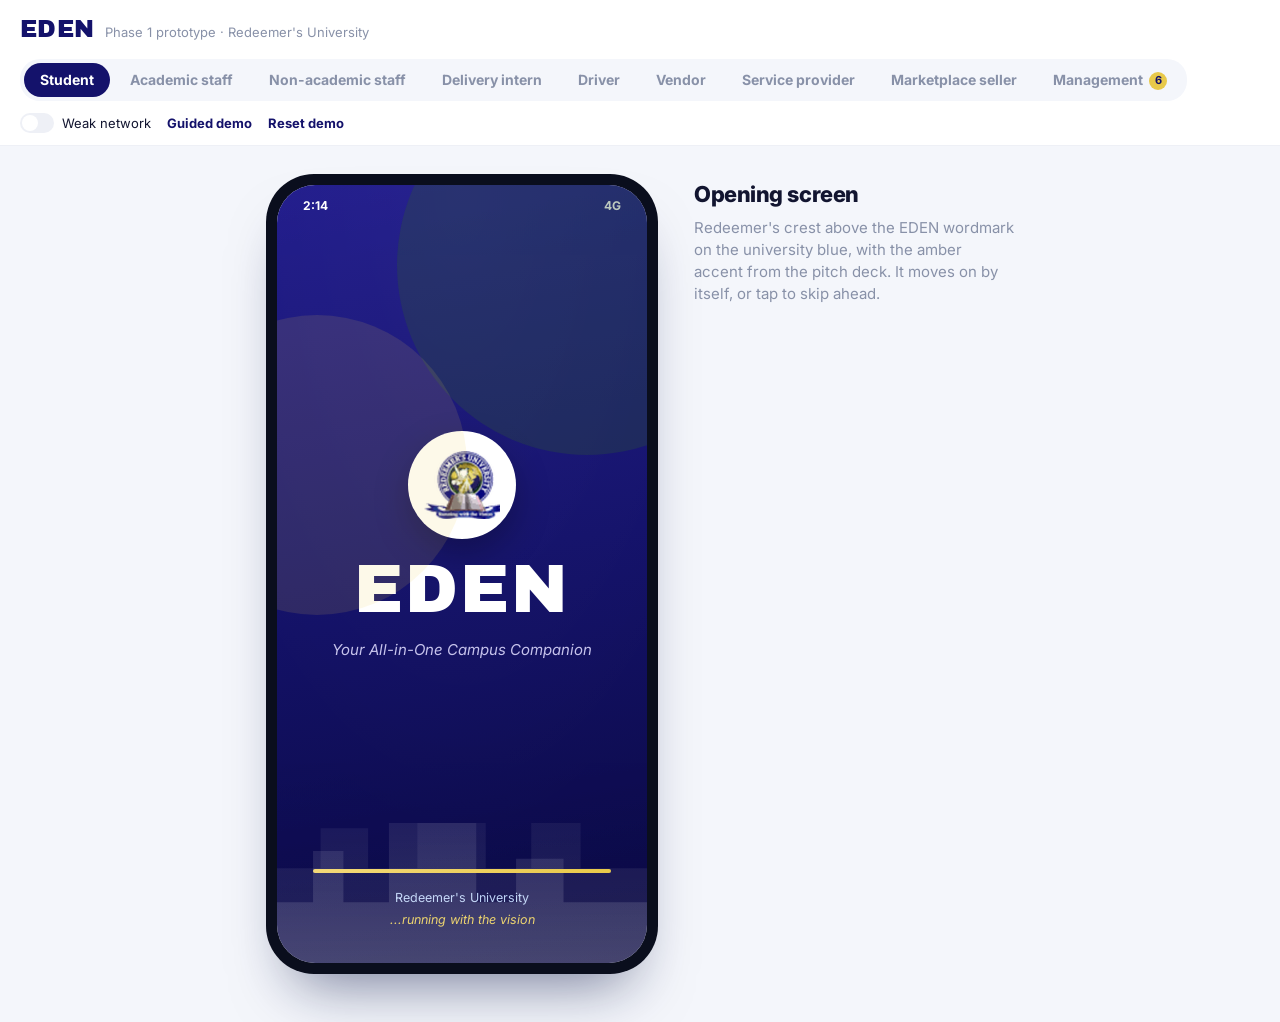
<file: index.html>
<!DOCTYPE html>
<html lang="en">
<head>
<meta charset="utf-8">
<meta name="viewport" content="width=device-width, initial-scale=1, viewport-fit=cover">
<title>EDEN – Phase 1 prototype</title>
<meta name="theme-color" content="#14126B">
<meta name="mobile-web-app-capable" content="yes">
<meta name="apple-mobile-web-app-capable" content="yes">
<meta name="apple-mobile-web-app-title" content="EDEN">
<meta name="apple-mobile-web-app-status-bar-style" content="black-translucent">
<link rel="manifest" href="manifest.webmanifest">
<link rel="icon" href="icon-192.png">
<link rel="apple-touch-icon" href="icon-192.png">
<link rel="preconnect" href="https://fonts.googleapis.com">
<link rel="preconnect" href="https://fonts.gstatic.com" crossorigin>
<link href="https://fonts.googleapis.com/css2?family=Archivo+Black&family=Inter:wght@400;500;600;700;800;900&display=swap" rel="stylesheet">
<style>
:root{
  box-sizing:border-box;
  padding-top:env(safe-area-inset-top,0px);
  padding-bottom:env(safe-area-inset-bottom,0px);
  --bg:#F4F6FB; --screen:#F4F6FB; --surface:#FFFFFF; --ink:#121530; --muted:#8891A8; --line:#EEF0F6;
  --brand:#14126B; --brandText:#14126B; --hdr:#14126B; --hdrGrad:linear-gradient(135deg,#1C1878 0%,#14126B 55%,#0E0C4E 100%); --tint:#E9ECFB; --amber:#E8C94A; --amberText:#8A6A14;
  --ok:#1C7A41; --okBg:rgba(43,81,52,.12); --danger:#D23F3F; --dangerBg:rgba(210,63,63,.12);
}
@media (prefers-color-scheme: dark){
  :root:not([data-theme="light"]){
    --bg:#0A0B1F; --screen:#0E0F2A; --surface:#161833; --ink:#EDEBFA; --muted:#9A9BC4; --line:#2A2B52;
    --brand:#8783E0; --brandText:#B3B0EE; --hdr:#14126B; --hdrGrad:linear-gradient(135deg,#1C1878 0%,#14126B 55%,#0E0C4E 100%); --tint:#211F55; --amber:#E8C94A; --amberText:#F3D978;
    --ok:#3FA868; --okBg:rgba(63,168,104,.18); --danger:#F06A6A; --dangerBg:rgba(240,106,106,.16);
  }
}
:root[data-theme="dark"]{
  --bg:#0A0B1F; --screen:#0E0F2A; --surface:#161833; --ink:#EDEBFA; --muted:#9A9BC4; --line:#2A2B52;
  --brand:#8783E0; --brandText:#B3B0EE; --hdr:#14126B; --hdrGrad:linear-gradient(135deg,#1C1878 0%,#14126B 55%,#0E0C4E 100%); --tint:#211F55; --amber:#E8C94A; --amberText:#F3D978;
  --ok:#3FA868; --okBg:rgba(63,168,104,.18); --danger:#F06A6A; --dangerBg:rgba(240,106,106,.16);
}
html{scroll-padding-top:env(safe-area-inset-top,0px)}
*{box-sizing:inherit;margin:0}
body{background:var(--bg);color:var(--ink);font-family:'Inter',system-ui,-apple-system,'Segoe UI',Roboto,sans-serif;font-size:15px;line-height:1.45;min-height:100%}
button{font:inherit;color:inherit;background:none;border:0;cursor:pointer;padding:0;text-align:left}
input,select,textarea{font:inherit;color:inherit}
:focus-visible{outline:2px solid var(--amber);outline-offset:2px}
h1,h2,h3,.disp{font-family:'Archivo Black','DM Sans',system-ui,sans-serif;letter-spacing:-.01em}

/* top bar */
.top{display:flex;flex-wrap:wrap;gap:12px 20px;align-items:center;justify-content:space-between;padding:12px 20px;background:var(--surface);border-bottom:1px solid var(--line)}
.brand{display:flex;align-items:baseline;gap:10px}
.brand b{font-family:'Archivo Black','Arial Black','Helvetica Neue',Arial,sans-serif;font-weight:800;font-size:24px;color:var(--brandText);letter-spacing:.02em}
.brand span{font-size:13px;color:var(--muted)}
.roles{display:flex;gap:4px;background:var(--bg);padding:4px;border-radius:999px}
.roles button{padding:7px 16px;border-radius:999px;font-weight:700;font-size:14px;color:var(--muted)}
.roles button[aria-pressed="true"]{background:var(--brand);color:#fff}
.switches{display:flex;gap:16px;align-items:center;flex-wrap:wrap;font-size:13px}
.sw{display:flex;align-items:center;gap:8px;cursor:pointer;user-select:none}
.sw input{appearance:none;width:34px;height:20px;border-radius:999px;background:var(--line);position:relative;cursor:pointer;transition:background .15s;flex:none}
.sw input::after{content:"";position:absolute;top:2px;left:2px;width:16px;height:16px;border-radius:50%;background:#fff;transition:transform .15s}
.sw input:checked{background:var(--ok)}
.sw input:checked::after{transform:translateX(14px)}
.link{color:var(--brandText);font-weight:700;font-size:13px}

/* stage */
.stage{display:flex;gap:36px;justify-content:center;align-items:flex-start;flex-wrap:wrap;padding:28px 20px 48px}
.notes{width:320px;max-width:100%;padding-top:8px}
.notes h2{font-size:22px;line-height:1.15;margin-bottom:10px}
.notes p{color:var(--muted);margin-bottom:12px}
.notes .try{border-left:3px solid var(--amber);padding:2px 0 2px 12px;color:var(--ink)}
.notes .split{margin-top:14px;font-size:13px;color:var(--muted)}
.notes .split div{display:flex;justify-content:space-between;padding:5px 0;border-bottom:1px solid var(--line)}
.notes .split b{color:var(--ink)}

/* phone */
.phone{width:min(392px,100%);height:800px;border-radius:48px;background:#0A0E1D;padding:11px;flex:none;box-shadow:0 36px 60px -28px rgba(10,20,70,.55)}
.screen{position:relative;height:100%;border-radius:38px;overflow:hidden;background:var(--screen);display:flex;flex-direction:column;color:var(--ink)}
.tb{background:var(--hdrGrad);color:#fff;padding:0 18px 16px;flex:none}
.statusbar{display:flex;justify-content:space-between;padding:12px 8px 8px;font-size:12px;font-weight:700}
.tb-row{display:flex;justify-content:space-between;align-items:center;gap:10px}
.tb .sm{font-size:13px;opacity:.75}
.tb .h1{font-family:'Archivo Black','Arial Black','Helvetica Neue',Arial,sans-serif;font-weight:800;font-size:26px;line-height:1.1}
.tb .title{font-family:'Archivo Black','Arial Black','Helvetica Neue',Arial,sans-serif;font-weight:700;font-size:20px;line-height:1.15}
.tb .sub{font-size:13px;opacity:.75}
.iconbtn{width:36px;height:36px;border-radius:12px;background:rgba(255,255,255,.14);display:grid;place-items:center;color:#fff;flex:none}
.avatar{width:40px;height:40px;border-radius:50%;background:linear-gradient(145deg,#2B5134,#14126B);color:#E8C94A;font-weight:800;display:grid;place-items:center;font-size:14px}
.walletchip{margin-top:14px;width:100%;display:flex;justify-content:space-between;align-items:center;padding:11px 14px;border-radius:14px;background:rgba(255,255,255,.12);font-size:14px}
.walletchip span{display:flex;gap:8px;align-items:center;opacity:.9}
.walletchip b{font-family:'Archivo Black','Arial Black','Helvetica Neue',Arial,sans-serif;font-size:18px}
.offline{display:flex;gap:8px;align-items:center;padding:8px 18px;background:var(--amber);color:#14126B;font-size:12.5px;font-weight:700;flex:none}
.scroll{flex:1;overflow-y:auto;padding:16px 16px 20px;-webkit-overflow-scrolling:touch}
.scroll h2{font-size:17px;margin:20px 2px 10px}
.nav{display:flex;flex:none;background:var(--surface);border-top:1px solid var(--line);padding:8px 8px 14px}
.nav button{flex:1;display:flex;flex-direction:column;align-items:center;gap:2px;font-size:11.5px;font-weight:700;color:var(--muted);padding:4px 0;position:relative}
.nav button[aria-current="page"]{color:var(--brandText)}
.nav button .navic{display:grid;place-items:center;width:22px;height:22px;border-radius:50%;transition:all .15s ease}
.nav button[aria-current="page"] .navic{width:38px;height:38px;margin-top:-20px;background:linear-gradient(145deg,#1C1878,#14126B);color:#E8C94A;box-shadow:0 8px 16px -6px rgba(20,18,107,.55),0 0 0 5px var(--surface)}
.nav .dot{position:absolute;top:0;left:calc(50% + 6px);width:9px;height:9px;border-radius:50%;background:var(--amber);border:2px solid var(--surface)}

.card{background:var(--surface);border:1px solid var(--line);border-radius:20px;padding:14px}
.banner{width:100%;display:flex;gap:12px;align-items:center;padding:12px 14px;border-radius:14px;background:rgba(232,201,74,.16);border:1px solid rgba(232,201,74,.4)}
.banner b{display:block;font-size:14px}
.banner small{color:var(--muted);font-size:12px}
.bicon{width:34px;height:34px;border-radius:10px;background:linear-gradient(145deg,#F3D978,#E8C94A);color:#14126B;display:grid;place-items:center;flex:none}
.loc{width:100%;display:flex;gap:10px;align-items:center;padding:12px 14px;margin-top:10px;border-radius:14px;background:var(--surface);border:1px solid var(--line);font-size:14px}
.loc span{flex:1}
.loc em{font-style:normal;color:var(--brandText);font-weight:700;font-size:13px}
.tiles{display:grid;grid-template-columns:repeat(4,1fr);gap:8px;margin-top:14px}
.tile{border-radius:16px;padding:12px;background:var(--surface);border:1px dashed var(--line);display:flex;flex-direction:column;gap:6px;min-height:92px;color:var(--muted)}
.tile b{font-size:13px;color:var(--ink)}
.tile small{font-size:11.5px}
.tile.hero{grid-column:1/-1;flex-direction:row;align-items:center;gap:14px;background:var(--brand);border:0;color:#fff;padding:16px;min-height:0}
.tile.hero b{color:#fff;font-family:'Archivo Black','Arial Black','Helvetica Neue',Arial,sans-serif;font-size:19px;display:block}
.tile.hero small{color:rgba(255,255,255,.8);font-size:13px}
.tile.hero .ic{width:46px;height:46px;border-radius:14px;background:linear-gradient(145deg,#F3D978,#E8C94A);color:#14126B;display:grid;place-items:center;flex:none;box-shadow:inset 0 -2px 4px rgba(140,100,0,.2)}
.tag{display:inline-block;padding:2px 8px;border-radius:999px;font-size:11px;font-weight:700;background:var(--tint);color:var(--brandText)}

.vrow{width:100%;display:flex;gap:12px;align-items:center;padding:12px;margin-bottom:10px;border-radius:16px;background:var(--surface);border:1px solid var(--line)}
.vrow.closed{opacity:.6}
.mono{width:48px;height:48px;border-radius:14px;display:grid;place-items:center;font-family:'Archivo Black','Arial Black','Helvetica Neue',Arial,sans-serif;font-weight:800;font-size:16px;flex:none;background:hsl(var(--h) 70% 50% / .17);color:hsl(var(--h) 70% 42%)}
@media (prefers-color-scheme: dark){:root:not([data-theme="light"]) .mono{color:hsl(var(--h) 85% 68%)}}
:root[data-theme="dark"] .mono{color:hsl(var(--h) 85% 68%)}
.vrow .meta{flex:1;min-width:0}
.vrow b{display:block;font-size:15px}
.vrow small{color:var(--muted);font-size:12.5px}
.vrow .tags{display:flex;gap:6px;margin-top:4px;flex-wrap:wrap}

.item{display:flex;gap:12px;align-items:center;padding:13px 0;border-bottom:1px solid var(--line)}
.item:last-child{border-bottom:0}
.item .grow{flex:1;min-width:0}
.item b{display:block;font-size:15px}
.item small{color:var(--muted);font-size:12.5px;display:block}
.item .price{font-weight:700;font-size:14px;margin-top:2px}
.item.out{opacity:.5}
.qty{display:flex;align-items:center;gap:10px;background:var(--tint);border-radius:999px;padding:3px}
.qty button{width:28px;height:28px;border-radius:50%;background:var(--surface);display:grid;place-items:center;color:var(--brandText)}
.qty span{min-width:14px;text-align:center;font-weight:700}
.addbtn{padding:7px 16px;border-radius:999px;background:var(--tint);color:var(--brandText);font-weight:700;font-size:13px}
.cartbar{flex:none;padding:10px 16px 18px;background:var(--surface);border-top:1px solid var(--line)}

.btn{display:flex;justify-content:center;align-items:center;gap:8px;width:100%;padding:14px;border-radius:15px;background:var(--brand);color:#fff;font-weight:700;text-align:center;box-shadow:0 10px 20px -10px rgba(20,18,107,.5)}
.btn.amber{background:linear-gradient(135deg,#F3D978,#E8C94A);color:#14126B;box-shadow:0 10px 20px -12px rgba(199,154,30,.6)}
.btn.ghost{background:var(--tint);color:var(--brandText)}
.btn.danger{background:transparent;color:var(--danger);border:1px solid var(--danger)}
.btn.sm{width:auto;padding:8px 14px;border-radius:10px;font-size:13px}
.btn[disabled]{opacity:.45;cursor:not-allowed}
.row{display:flex;justify-content:space-between;gap:12px;padding:6px 0;font-size:14px}
.row.total{border-top:1px solid var(--line);margin-top:6px;padding-top:12px;font-weight:700;font-size:16px}
.row .k{color:var(--muted)}
.note{display:flex;gap:10px;padding:11px 12px;border-radius:12px;font-size:13px;margin-top:10px}
.note.ok{background:var(--okBg);color:var(--ok)}
.note.warn{background:var(--dangerBg);color:var(--danger)}
.note.info{background:var(--tint);color:var(--brandText)}
.note b{font-weight:700}

/* tracker */
.route{padding:10px 8px 4px;background:var(--surface);border:1px solid var(--line);border-radius:18px}
.route svg{display:block;width:100%;height:auto}
.route-base{stroke:var(--line);stroke-width:3;stroke-dasharray:2 7;stroke-linecap:round;fill:none}
.route-done{stroke:var(--amber);stroke-width:4;stroke-linecap:round;fill:none}
.node{fill:var(--surface);stroke:var(--brandText);stroke-width:2.5}
.node.on{fill:var(--brandText)}
.lbl{font-size:11px;fill:var(--muted);font-family:'Inter',sans-serif;text-anchor:middle}
.pulse{fill:var(--amber);opacity:.35;animation:pulse 1.6s ease-out infinite;transform-box:fill-box;transform-origin:center}
@keyframes pulse{0%{transform:scale(.6);opacity:.55}100%{transform:scale(1.8);opacity:0}}
@media (prefers-reduced-motion:reduce){.pulse{animation:none}}
.headline{font-family:'Archivo Black','Arial Black','Helvetica Neue',Arial,sans-serif;font-weight:800;font-size:24px;line-height:1.15;margin:16px 2px 4px}
.subline{color:var(--muted);margin:0 2px 14px}
.steps{list-style:none;padding:0;margin:0}
.steps li{display:flex;gap:12px;align-items:flex-start;padding:8px 0;position:relative}
.steps li::before{content:"";position:absolute;left:11px;top:30px;bottom:-8px;width:2px;background:var(--line)}
.steps li:last-child::before{display:none}
.steps .b{width:24px;height:24px;border-radius:50%;border:2px solid var(--line);display:grid;place-items:center;flex:none;background:var(--surface);color:transparent}
.steps li.done .b{background:var(--ok);border-color:var(--ok);color:#fff}
.steps li.now .b{border-color:var(--amber);background:var(--amber);color:#14126B}
.steps li span{flex:1;font-weight:500}
.steps li.todo span{color:var(--muted)}
.steps small{color:var(--muted);font-size:12px;display:block}
.steps time{font-size:12px;color:var(--muted)}

.chip{display:inline-block;padding:3px 9px;border-radius:999px;font-size:12px;font-weight:700;white-space:nowrap}
.c-amber{background:rgba(232,201,74,.2);color:var(--amberText)}
.c-brand{background:var(--tint);color:var(--brandText)}
.c-ok{background:var(--okBg);color:var(--ok)}
.c-bad{background:var(--dangerBg);color:var(--danger)}

.wcard{background:var(--hdrGrad);color:#fff;border-radius:24px;padding:22px;box-shadow:0 18px 34px -16px rgba(20,18,107,.55)}
.wcard small{opacity:.75}
.wcard .amt{font-family:'Archivo Black','Arial Black','Helvetica Neue',Arial,sans-serif;font-weight:800;font-size:38px;line-height:1.1;margin:4px 0 14px}
.tx{display:flex;justify-content:space-between;gap:10px;padding:12px 0;border-bottom:1px solid var(--line);font-size:14px}
.tx small{display:block;color:var(--muted);font-size:12px}
.tx .pos{color:var(--ok);font-weight:700}
.ann{padding:14px;border-radius:18px;background:var(--surface);border:1px solid var(--line);margin-bottom:10px}
.ann b{display:block;font-size:15px;margin-bottom:2px}
.ann p{color:var(--muted);font-size:14px}
.ann small{display:flex;gap:8px;align-items:center;margin-top:8px;color:var(--muted);font-size:12px}
.empty{text-align:center;padding:36px 12px;color:var(--muted)}
.empty b{display:block;color:var(--ink);font-size:16px;margin-bottom:4px}
.empty .btn{margin-top:14px;width:auto;display:inline-flex;padding:10px 18px}

/* sheets */
.sheet-bg{position:absolute;inset:0;background:rgba(5,10,30,.55);z-index:5}
.sheet{position:absolute;left:0;right:0;bottom:0;z-index:6;background:var(--surface);border-radius:26px 26px 0 0;padding:10px 18px 24px;max-height:85%;overflow:auto;animation:up .22s ease-out}
@keyframes up{from{transform:translateY(30px);opacity:0}to{transform:none;opacity:1}}
@media (prefers-reduced-motion:reduce){.sheet{animation:none}}
.grab{width:40px;height:4px;border-radius:4px;background:var(--line);margin:0 auto 14px}
.sheet h3{font-size:20px;margin-bottom:6px}
.sheet p{color:var(--muted);font-size:14px;margin-bottom:14px}
.opt{width:100%;display:flex;justify-content:space-between;align-items:center;padding:13px 14px;border-radius:12px;border:1px solid var(--line);margin-bottom:8px;font-weight:500}
.opt[aria-pressed="true"]{border-color:var(--brand);background:var(--tint)}
.opt small{color:var(--muted)}
.amts{display:grid;grid-template-columns:repeat(4,1fr);gap:8px;margin-bottom:14px}
.amts button{padding:11px 0;border-radius:12px;border:1px solid var(--line);text-align:center;font-weight:700;font-size:14px}
.amts button[aria-pressed="true"]{border-color:var(--brand);background:var(--tint);color:var(--brandText)}
.spin{width:22px;height:22px;border-radius:50%;border:3px solid rgba(255,255,255,.35);border-top-color:#fff;animation:sp .8s linear infinite}
@keyframes sp{to{transform:rotate(360deg)}}
@media (prefers-reduced-motion:reduce){.spin{animation-duration:2.4s}}

/* toast */
.toast{position:fixed;left:50%;bottom:calc(24px + env(safe-area-inset-bottom,0px));transform:translate(-50%,20px);background:#121530;color:#fff;padding:11px 18px;border-radius:12px;font-size:14px;font-weight:500;opacity:0;pointer-events:none;transition:all .2s;z-index:50;max-width:calc(100% - 32px);text-align:center}
.toast.show{opacity:1;transform:translate(-50%,0)}
:root[data-theme="dark"] .toast{background:#EAF0FF;color:#121530}
@media (prefers-color-scheme: dark){:root:not([data-theme="light"]) .toast{background:#EAF0FF;color:#121530}}

/* wide dashboards */
.wide{width:min(1120px,100%)}
.dash-h{display:flex;justify-content:space-between;align-items:flex-end;gap:16px;flex-wrap:wrap;margin-bottom:18px}
.dash-h h2{font-size:28px;line-height:1.1}
.dash-h p{color:var(--muted);max-width:60ch;margin-top:4px}
.stats{display:grid;grid-template-columns:repeat(auto-fit,minmax(170px,1fr));gap:12px;margin-bottom:18px}
.stat{padding:14px 16px;border-radius:18px;background:var(--surface);border:1px solid var(--line)}
.stat small{color:var(--muted);font-size:13px}
.stat b{display:block;font-family:'Archivo Black','Arial Black','Helvetica Neue',Arial,sans-serif;font-size:28px;line-height:1.2}
.stat i{font-style:normal;font-size:12px;color:var(--muted)}
.kan{display:grid;grid-template-columns:repeat(3,minmax(0,1fr));gap:14px;align-items:start}
@media (max-width:820px){.kan{grid-template-columns:1fr}}
.col{background:var(--bg);border:1px solid var(--line);border-radius:18px;padding:12px;min-height:220px}
.col h3{font-size:16px;margin:2px 4px 2px}
.col>small{display:block;margin:0 4px 12px;color:var(--muted);font-size:12.5px}
.ocard{background:var(--surface);border:1px solid var(--line);border-radius:16px;padding:12px;margin-bottom:10px}
.ocard .hd{display:flex;justify-content:space-between;gap:8px;align-items:center;margin-bottom:6px}
.ocard ul{list-style:none;padding:0;font-size:14px;margin-bottom:8px}
.ocard li{display:flex;justify-content:space-between}
.ocard .to{font-size:13px;color:var(--muted);display:flex;gap:6px;align-items:center;flex-wrap:wrap;margin-bottom:10px}
.acts{display:flex;gap:8px}
.tabs{display:flex;gap:6px;margin-bottom:14px}
.tabs button{padding:8px 16px;border-radius:999px;font-weight:700;font-size:14px;color:var(--muted);border:1px solid var(--line);background:var(--surface)}
.tabs button[aria-pressed="true"]{background:var(--brand);color:#fff;border-color:var(--brand)}
.sel{padding:9px 12px;border-radius:12px;border:1px solid var(--line);background:var(--surface);font-weight:700}
.grid2>div,.panel{min-width:0}
.grid2{display:grid;grid-template-columns:minmax(0,1.3fr) minmax(0,1fr);gap:14px}
@media (max-width:900px){.grid2{grid-template-columns:minmax(0,1fr)}}
.panel{background:var(--surface);border:1px solid var(--line);border-radius:20px;padding:16px;margin-bottom:14px}
.panel h3{font-size:17px;margin-bottom:10px}
.panel .scrollx{overflow-x:auto}
table{width:100%;border-collapse:collapse;font-size:14px;min-width:460px}
th{text-align:left;color:var(--muted);font-weight:500;font-size:13px;padding:6px 8px;border-bottom:1px solid var(--line)}
td{padding:9px 8px;border-bottom:1px solid var(--line)}
.field{display:block;margin-bottom:10px;font-size:13px;color:var(--muted)}
.field input,.field textarea,.field select{display:block;width:100%;margin-top:4px;padding:10px 12px;border-radius:10px;border:1px solid var(--line);background:var(--bg);color:var(--ink)}
.check{display:flex;gap:10px;align-items:flex-start;padding:9px 0;border-bottom:1px solid var(--line);font-size:14px;width:100%}
.check:last-child{border-bottom:0}
.box{width:20px;height:20px;border-radius:6px;border:2px solid var(--line);display:grid;place-items:center;flex:none;color:transparent;margin-top:1px}
.check.done .box{background:var(--ok);border-color:var(--ok);color:#fff}
.check.done span{color:var(--muted)}
.vend-ap{display:flex;justify-content:space-between;gap:10px;align-items:center;padding:10px 0;border-bottom:1px solid var(--line)}
.vend-ap:last-child{border-bottom:0}
.vend-ap small{display:block;color:var(--muted);font-size:12.5px}
.stockrow{display:flex;justify-content:space-between;align-items:center;gap:10px;padding:12px 0;border-bottom:1px solid var(--line)}
.stockrow:last-child{border-bottom:0}

.card,.panel,.stat,.fcard,.ocard,.ann,.vrow,.req,.col,.pcard{box-shadow:0 1px 2px rgba(20,24,60,.04),0 8px 20px -14px rgba(20,24,60,.16)}
body{font-synthesis:none}
:root[data-theme="dark"]{color-scheme:dark}
:root[data-theme="light"]{color-scheme:light}
.avatar{overflow:hidden;flex:none}
.avatar img{width:100%;height:100%;object-fit:cover;display:block}
.avatar.lg{width:96px;height:96px;font-size:30px;border:3px solid rgba(255,255,255,.85)}
.avbtn{border-radius:50%;flex:none;display:block}
.statusbar.dark{color:var(--ink)}
.plain .statusbar,.splash .statusbar{padding:12px 26px 8px}

/* splash */
.splash{flex:1;display:flex;flex-direction:column;background:linear-gradient(170deg,#211C8C 0%,#14126B 48%,#0A0940 100%);color:#fff;cursor:pointer;position:relative;overflow:hidden}
.sp-mid{flex:1;display:flex;flex-direction:column;align-items:center;justify-content:center;gap:16px;padding:0 24px;text-align:center}
.crest{width:108px;height:108px;border-radius:50%;background:#fff;display:grid;place-items:center;box-shadow:0 14px 34px rgba(0,0,0,.28)}
.crest img{width:76px;height:auto;display:block}
.wordmark{font-weight:900;font-family:'Archivo Black','Arial Black','Helvetica Neue',Arial,sans-serif;font-size:68px;line-height:1;letter-spacing:.03em}
.sp-tag{font-style:italic;color:#C6C3EC;font-size:15px}
.sp-foot{padding:0 36px 34px;text-align:center;font-size:12.5px;color:#B8CFF6;display:flex;flex-direction:column;gap:4px;align-items:center}
.sp-foot em{font-style:italic;color:#E8C94A}
.loadbar{width:100%;height:4px;border-radius:4px;background:rgba(255,255,255,.18);overflow:hidden;margin-bottom:12px}
.loadbar i{display:block;height:100%;width:100%;background:linear-gradient(90deg,#F3D978,#E8C94A);transform-origin:left;animation:load 2.4s ease-in-out forwards}
@keyframes load{from{transform:scaleX(0)}to{transform:scaleX(1)}}
@media (prefers-reduced-motion:reduce){.loadbar i{animation:none}}

/* onboarding, role, auth */
.plain{flex:1;display:flex;flex-direction:column;background:var(--surface);min-height:0}
.pad{flex:1;overflow-y:auto;padding:8px 22px 16px}
.iconbtn.lite{background:var(--screen);color:var(--ink);margin-bottom:14px}
.ptitle{font-size:26px;line-height:1.1;margin-bottom:4px}
.psub2{color:var(--muted);margin-bottom:16px}
.ob-top{display:flex;justify-content:space-between;padding:0 22px}
.skip{color:var(--muted);font-weight:700;font-size:14px;padding:6px 0}
.ob-mid{flex:1;display:flex;flex-direction:column;align-items:center;justify-content:center;text-align:center;padding:0 30px}
.ob-mid h2{font-size:24px;line-height:1.15;margin:26px 0 8px}
.ob-mid p{color:var(--muted);max-width:30ch}
.ob-foot{padding:10px 22px 26px;display:grid;gap:16px}
.dots{display:flex;gap:6px;justify-content:center}
.dots b{width:8px;height:8px;border-radius:8px;background:var(--line)}
.dots b.on{width:26px;background:var(--brand)}
.art{width:220px;height:220px;border-radius:50%;background:var(--tint);color:var(--brandText);display:grid;place-items:center;position:relative}
.art i{position:absolute;border-radius:50%;background:var(--amber)}
.art .a1{width:26px;height:26px;top:18px;right:30px}
.art .a2{width:14px;height:14px;bottom:30px;left:26px;opacity:.7}
.opt.role{gap:12px;justify-content:flex-start;padding:12px 14px}
.opt.role>span:nth-child(2){flex:1}
.opt.role b{display:block}
.opt.role small{display:block}
.ricon{width:40px;height:40px;border-radius:12px;background:var(--tint);color:var(--brandText);display:grid;place-items:center;flex:none}
.tick{width:22px;height:22px;border-radius:50%;background:var(--brand);color:#fff;display:grid;place-items:center;flex:none}
.fl{display:block;margin-bottom:12px}
.fl>span:first-child{display:block;font-size:13px;font-weight:700;margin-bottom:6px}
.in{display:flex;align-items:center;gap:10px;border:1px solid var(--line);border-radius:12px;padding:0 12px;background:var(--screen);color:var(--muted)}
.in:focus-within{border-color:var(--brand);box-shadow:0 0 0 3px var(--tint)}
.in input{flex:1;min-width:0;border:0;background:transparent;padding:13px 0;color:var(--ink);outline:none;font-size:15px}
.eye{color:var(--muted);display:grid;place-items:center;padding:4px}
.divider{display:flex;align-items:center;gap:10px;color:var(--muted);font-size:12.5px;margin:16px 0 12px}
.divider::before,.divider::after{content:"";flex:1;height:1px;background:var(--line)}
.socials{display:grid;grid-template-columns:1fr 1fr;gap:10px}
.socials button{padding:12px;border-radius:12px;border:1px solid var(--line);text-align:center;font-weight:700}
.swap{text-align:center;margin-top:16px;color:var(--muted);font-size:14px}
.rolechip{display:inline-flex;padding:4px 10px;border-radius:999px;background:var(--tint);color:var(--brandText);font-weight:700;font-size:12.5px;margin-bottom:16px}
.pendingart{width:96px;height:96px;border-radius:50%;background:var(--tint);color:var(--brandText);display:grid;place-items:center}

/* profile */
.prof{display:flex;flex-direction:column;align-items:center;gap:4px;padding-top:4px}
.avwrap{position:relative;display:block;border-radius:50%;cursor:pointer}
.avwrap:focus-within,label.btn:focus-within{outline:2px solid var(--amber);outline-offset:3px}
.cam{position:absolute;right:-2px;bottom:-2px;width:34px;height:34px;border-radius:50%;background:var(--amber);color:#14126B;display:grid;place-items:center;border:3px solid var(--hdr)}
.sr{position:absolute;width:1px;height:1px;overflow:hidden;clip:rect(0 0 0 0);white-space:nowrap;opacity:0}
.pname{font-family:'Archivo Black','Arial Black','Helvetica Neue',Arial,sans-serif;font-size:22px;margin-top:8px}
.psubw{font-size:13px;opacity:.8}
.pcard{background:var(--surface);border:1px solid var(--line);border-radius:16px;padding:14px;margin-bottom:12px}
.pcard h3{font-size:16px;margin-bottom:4px}
.pcard>p{color:var(--muted);font-size:13px;margin-bottom:12px}
.seg{display:grid;grid-template-columns:repeat(3,1fr);gap:4px;background:var(--screen);padding:4px;border-radius:12px}
.seg button{display:flex;gap:6px;justify-content:center;align-items:center;padding:10px 0;border-radius:9px;font-weight:700;font-size:13px;color:var(--muted)}
.seg button[aria-pressed="true"]{background:var(--brand);color:#fff}
.setrow{display:flex;justify-content:space-between;align-items:center;gap:12px;padding:11px 0;border-bottom:1px solid var(--line);font-size:14px}
.setrow:last-child{border-bottom:0;padding-bottom:0}
.setrow .k{color:var(--muted)}
.avrow{display:flex;gap:10px;align-items:center;flex-wrap:wrap}
label.btn{cursor:pointer;position:relative}
.badge{display:inline-grid;place-items:center;min-width:18px;height:18px;padding:0 5px;border-radius:9px;background:var(--amber);color:#14126B;font-size:11px;margin-left:6px;vertical-align:1px}
.req{border:1px solid var(--line);border-radius:14px;padding:14px;margin-bottom:10px;background:var(--surface)}
.req .top2{display:flex;justify-content:space-between;gap:10px;flex-wrap:wrap;align-items:flex-start}
.req .top2 b{font-size:16px}
.req .sub{color:var(--muted);font-size:13.5px}
.checks{list-style:none;padding:0;margin:10px 0;font-size:13.5px}
.checks li{display:flex;gap:8px;align-items:center;padding:3px 0}
.checks .ok{color:var(--ok)}
.checks .warn{color:var(--amberText)}
.checks em{font-style:normal;font-size:12px;font-weight:700;color:var(--amberText)}
.reqacts{display:flex;gap:8px;flex-wrap:wrap;align-items:center;margin-top:10px}
.reqacts select{padding:8px 10px;border-radius:10px;border:1px solid var(--line);background:var(--bg);color:var(--ink);max-width:100%}
.mine{display:inline-block;margin-left:6px}
.result{margin-top:8px;font-size:13.5px}
.audit{list-style:none;padding:0;margin:0;font-size:13.5px}
.audit li{display:flex;gap:10px;padding:7px 0;border-bottom:1px solid var(--line)}
.audit li:last-child{border-bottom:0}
.audit time{color:var(--muted);white-space:nowrap;font-size:12.5px;min-width:64px}
.muted{color:var(--muted);font-size:14px;margin:-4px 0 12px}
.nextsteps{margin:14px 0 0;padding-left:20px;text-align:left;font-size:14px;color:var(--ink)}
.nextsteps li{padding:3px 0}
.ob-mid .chipline{margin-top:10px}
.roles{flex-wrap:wrap;border-radius:20px}
.pills{display:flex;flex-wrap:wrap;gap:8px;margin-bottom:12px}
.pill{padding:8px 12px;border-radius:999px;border:1px solid var(--line);font-weight:700;font-size:13px;text-align:center;background:var(--surface)}
.pill[aria-pressed="true"]{background:var(--brand);color:#fff;border-color:var(--brand)}
.lab{display:block;font-size:13px;margin-bottom:8px}
.chat{display:flex;flex-direction:column;gap:6px;margin:12px 0}
.bub{max-width:84%;padding:8px 12px;border-radius:14px;background:var(--screen);font-size:14px;align-self:flex-start}
.bub.me{align-self:flex-end;background:var(--brand);color:#fff}
.card .setrow small{display:block;color:var(--muted);font-size:12.5px}
.fchip{display:inline-block;padding:2px 8px;border-radius:999px;font-size:11px;font-weight:700}
.fdesc{color:var(--ink);font-size:13.5px;margin:6px 0}
.techline{display:flex;gap:8px;align-items:center;font-size:13px;color:var(--muted);margin-top:6px}
.techline b{color:var(--ink);font-weight:700}
.fbar{display:flex;gap:6px;margin-bottom:12px}
.fbar button{flex:1;padding:8px 0;text-align:center;border-radius:10px;border:1px solid var(--line);font-weight:700;font-size:13px;color:var(--muted);background:var(--surface)}
.fbar button[aria-pressed="true"]{background:var(--brand);color:#fff;border-color:var(--brand)}
.fcard{width:100%;background:var(--surface);border:1px solid var(--line);border-radius:16px;padding:13px;margin-bottom:10px}
.fcard.urgent{border-color:rgba(210,63,63,.5)}
.fcard .fhd{display:flex;justify-content:space-between;gap:8px;align-items:flex-start}
.fcard .fhd b{font-size:14.5px}
.fcard small{color:var(--muted);font-size:12.5px}
.taf{display:block;width:100%;border:1px solid var(--line);border-radius:12px;background:var(--screen);color:var(--ink);padding:10px 12px;font:inherit;resize:vertical;margin-bottom:12px}
.commentwrap{margin-top:14px}
.crow{display:flex;gap:8px;margin-top:10px}
.crow input{flex:1;border:1px solid var(--line);border-radius:999px;padding:9px 14px;background:var(--screen);color:var(--ink)}
.crow button{width:38px;height:38px;border-radius:50%;background:var(--brand);color:#fff;display:grid;place-items:center;flex:none}
.cwho{font-size:11.5px;color:var(--muted);margin:2px 10px}


/* ---- Nexora look: light headers, balance card, quick actions, raised centre nav ---- */
:root{--shadow:0 1px 2px rgba(20,18,107,.04),0 10px 24px -14px rgba(20,18,107,.18)}
h1,h2,h3,.disp,.tb .h1,.tb .title,.walletchip b,.tile.hero b,.headline,.wcard .amt,.stat b,.pname,.mono{font-family:'Inter',system-ui,-apple-system,'Segoe UI',Roboto,sans-serif;font-weight:800;letter-spacing:-.02em}
.tb{background:var(--surface);color:var(--ink);border-bottom:1px solid var(--line)}
.tb .sm,.tb .sub{color:var(--muted);opacity:1}
.tb .h1{font-size:22px}
.tb .title{font-size:20px}
.iconbtn{background:var(--tint);color:var(--brandText)}
.walletchip{background:var(--tint);color:var(--ink)}
.walletchip span{opacity:1;color:var(--muted)}
.cam{border-color:var(--surface)}
.psubw{opacity:1;color:var(--muted)}
.card,.pcard{border-radius:20px;box-shadow:var(--shadow)}
.vrow{border-radius:18px;box-shadow:var(--shadow)}
.hhead{gap:12px}
.hhead .hg{flex:1;min-width:0}
.bell{position:relative;width:42px;height:42px;border-radius:50%;background:var(--tint);color:var(--brandText);display:grid;place-items:center;flex:none}
.bell i{position:absolute;top:9px;right:10px;width:9px;height:9px;border-radius:50%;background:#EF4444;border:2px solid var(--surface)}
.bcard{position:relative;overflow:hidden;background:var(--hdrGrad);color:#fff;border-radius:22px;padding:18px 18px 16px;box-shadow:0 18px 30px -18px rgba(20,18,107,.7)}
.bcard .lbl{display:flex;gap:8px;align-items:center;font-size:13px;opacity:.85;position:relative}
.bcard .bamt{font-weight:800;font-size:34px;letter-spacing:-.02em;margin:6px 0 12px;position:relative}
.bcard .bf{display:flex;justify-content:space-between;align-items:center;gap:10px;position:relative;font-size:12.5px}
.bcard .bf span{opacity:.85}
.bcard .arc{position:absolute;right:-70px;bottom:-100px;width:240px;height:240px;border-radius:50%;background:rgba(255,255,255,.07)}
.bcard .arc2{position:absolute;right:-110px;bottom:-130px;width:230px;height:230px;border-radius:50%;background:rgba(232,201,74,.16)}
.bcard .btn.sm{width:auto;background:#fff;color:#14126B;box-shadow:none;padding:9px 16px;border-radius:999px}
.qrow{display:grid;grid-template-columns:repeat(4,1fr);gap:10px;margin:18px 0 6px}
.qrow button{display:flex;flex-direction:column;align-items:center;gap:7px;font-size:12.5px;font-weight:700;color:var(--ink)}
.qi{width:62px;height:62px;border-radius:22px;background:var(--tint);color:var(--brandText);display:grid;place-items:center;flex:none}
.sech{display:flex;justify-content:space-between;align-items:baseline;margin:22px 2px 10px}
.scroll .sech h2{margin:0;font-size:17px}
.sech button{color:var(--brandText);font-weight:700;font-size:13px}
.qgrid{display:grid;grid-template-columns:1fr 1fr;gap:10px}
.qcard{display:flex;align-items:center;gap:9px;padding:11px;border-radius:18px;background:var(--surface);border:1px solid var(--line);box-shadow:var(--shadow);text-align:left;min-width:0}
.qcard .qi{width:36px;height:36px;border-radius:12px}
.qcard span.t{min-width:0;flex:1}
.qcard b{display:block;font-size:13.5px;white-space:nowrap;overflow:hidden;text-overflow:ellipsis}
.qcard small{display:block;color:var(--muted);font-size:11.5px;line-height:1.25}
.qcard em{color:var(--muted);transform:rotate(180deg);display:grid;flex:none}
.txr{display:flex;align-items:center;gap:12px;padding:11px 0;border-bottom:1px solid var(--line)}
.txr:last-child{border-bottom:0}
.txr .qi{width:42px;height:42px;border-radius:50%}
.txr .tm{flex:1;min-width:0}
.txr .tm b{display:block;font-size:14px}
.txr .tm small{color:var(--muted);font-size:12px}
.txr .amt{font-weight:800;font-size:14px;white-space:nowrap}
.txr .amt.pos{color:var(--ok)}
.fchips{display:flex;gap:8px;margin:14px 0 4px}
.fchips button{padding:8px 16px;border-radius:999px;background:var(--tint);color:var(--brandText);font-weight:700;font-size:13px}
.fchips button[aria-pressed="true"]{background:var(--brand);color:var(--screen)}
.panel{background:var(--surface);border:1px solid var(--line);border-radius:20px;padding:4px 14px;box-shadow:var(--shadow)}
.nav{padding:6px 6px 12px;box-shadow:0 -10px 24px -18px rgba(20,18,107,.28)}
.nav button{font-size:11.5px}
.nav button[aria-current="page"]{color:var(--brandText);font-weight:800}
.nav button .navic,.nav button[aria-current="page"] .navic{width:24px;height:24px;margin-top:0;background:none;box-shadow:none;border-radius:0;color:inherit}
.nav button[aria-current="page"]::after{content:'';position:absolute;bottom:-4px;width:18px;height:3px;border-radius:3px;background:var(--amber)}
.nav button.nc{overflow:visible}
.nav button.nc .navic{width:54px;height:54px;margin-top:-28px;border-radius:50%;background:linear-gradient(145deg,#1C1878,#14126B);color:#E8C94A;box-shadow:0 10px 20px -8px rgba(20,18,107,.6),0 0 0 6px var(--surface)}
.nav button.nc .nl{display:none}
.nav button.nc{padding-bottom:4px;min-height:34px}
.nav button.nc[aria-current="page"]::after{display:none}
/* welcome, in the Nexora layout */
.nxw{background:linear-gradient(170deg,#0F0D56 0%,#14126B 48%,#0B0A3E 100%);color:#fff;display:flex;flex-direction:column;position:relative;overflow:hidden}
.nxw .nx-brand{display:flex;gap:12px;align-items:center;padding:calc(18px + env(safe-area-inset-top,0px)) 26px 0;position:relative;z-index:2}
.nxw .nx-brand img{width:44px;height:44px;border-radius:50%;background:#fff;flex:none}
.nxw .nx-brand b{font-family:'Archivo Black','Arial Black',Arial,sans-serif;font-size:22px;letter-spacing:.04em;display:block;line-height:1.1}
.nxw .nx-brand small{opacity:.75;font-size:12px}
.nxw .nx-copy{padding:46px 26px 0;position:relative;z-index:2}
.nxw h1{font-family:'Inter',system-ui,sans-serif;font-weight:800;font-size:40px;line-height:1.05;letter-spacing:-.03em}
.nxw h1 em{font-style:normal;color:var(--amber)}
.nxw .nx-copy p{margin-top:16px;max-width:25ch;opacity:.85;font-size:16px;line-height:1.4}
.nxw .nx-art{position:absolute;right:-80px;bottom:118px;width:320px;height:320px;border-radius:50%;overflow:hidden;box-shadow:0 0 0 18px rgba(255,255,255,.04)}
.nxw .nx-foot{margin-top:auto;padding:0 24px 26px;display:grid;gap:14px;position:relative;z-index:2}
.nxw .dots{justify-content:flex-start}
.nxw .dots b{background:rgba(255,255,255,.3)}
.nxw .dots b.on{background:var(--amber)}
.nxw .btn{background:#fff;color:#14126B;box-shadow:none;border-radius:999px;padding:16px;font-size:16px}
.nx-link{color:#fff;text-align:center;font-weight:600;font-size:14px;padding:4px;opacity:.9}

@media (prefers-color-scheme: dark){:root:not([data-theme="light"]) .qi{background:#E3E7FB;color:#14126B}}
:root[data-theme="dark"] .qi{background:#E3E7FB;color:#14126B}

.tdots{display:inline-flex;gap:4px;align-items:center;height:16px}
.tdots i{width:6px;height:6px;border-radius:50%;background:var(--muted);animation:tdot 1.1s infinite ease-in-out}
.tdots i:nth-child(2){animation-delay:.15s}.tdots i:nth-child(3){animation-delay:.3s}
@keyframes tdot{0%,60%,100%{opacity:.3;transform:translateY(0)}30%{opacity:1;transform:translateY(-3px)}}
/* role + sign-in pages: navy hero with a sheet */
.plain.nxp{padding-top:0;background:var(--screen)}
.nxp-hero{position:relative;overflow:hidden;flex:none;background:linear-gradient(170deg,#0F0D56 0%,#14126B 55%,#0B0A3E 100%);color:#fff;padding:calc(env(safe-area-inset-top,0px) + 4px) 24px 54px}
.nxp-hero .statusbar{padding:12px 0 8px;position:relative;z-index:1}
.nxp-hero .iconbtn{background:rgba(255,255,255,.14);color:#fff;margin-bottom:12px;position:relative;z-index:1}
.nxp-brand{display:flex;align-items:center;gap:10px;margin-bottom:16px;position:relative;z-index:1}
.nxp-brand img{width:34px;height:34px;border-radius:50%;background:#fff}
.nxp-brand b{font-family:'Archivo Black','Arial Black',Arial,sans-serif;letter-spacing:.04em;font-size:18px}
.nxp-hero h2{color:#fff;font-size:28px;line-height:1.1;letter-spacing:-.02em;margin:0;position:relative;z-index:1}
.nxp-hero .psub2{color:rgba(255,255,255,.8);margin:6px 0 0;position:relative;z-index:1}
.nxp-hero .c1{position:absolute;right:-70px;top:-60px;width:220px;height:220px;border-radius:50%;background:rgba(255,255,255,.06)}
.nxp-hero .c2{position:absolute;right:-40px;bottom:-120px;width:200px;height:200px;border-radius:50%;background:rgba(232,201,74,.18)}
.nxp-sheet{flex:1;min-height:0;display:flex;flex-direction:column;background:var(--screen);border-radius:26px 26px 0 0;margin-top:-28px;position:relative;z-index:2}
.nxp-sheet .pad{padding-top:22px}
.nxp .opt.role{background:var(--surface);border-radius:18px;box-shadow:var(--shadow);padding:12px 14px}
.nxp .opt[aria-pressed="true"]{background:var(--tint);border-color:var(--brand)}
.nxp .in{background:var(--surface)}
.nxp .ob-foot{padding:10px 22px 24px}


/* ---- projection + guided demo ---- */
.proj .pf{display:grid;grid-template-columns:1fr auto;gap:4px 10px;align-items:center;margin:10px 0}
.proj .pf label{font-weight:600;font-size:13.5px}
.proj .pf output{font-weight:700;color:var(--brandText);font-size:13.5px}
.proj .pf input[type=range]{grid-column:1/-1;width:100%;accent-color:#14126B}
.proj .res{display:grid;grid-template-columns:repeat(auto-fit,minmax(150px,1fr));gap:10px;margin-top:14px}
.proj .res div{background:var(--bg2,#F3F4FB);border-radius:12px;padding:12px}
.proj .res small{display:block;color:var(--muted);font-size:12px}
.proj .res b{font-size:19px;color:var(--brandText)}
.proj .res .big{background:#14126B}.proj .res .big small{color:#C7CEF8}.proj .res .big b{color:#E8C94A}
#demoCard{position:fixed;left:0;right:0;margin:0 auto;bottom:calc(12px + env(safe-area-inset-bottom,0px));width:min(440px,calc(100vw - 20px));z-index:500;background:#14126B;color:#fff;border-radius:18px;padding:14px 16px 12px;box-shadow:0 14px 40px rgba(10,10,40,.5);font-size:14px;line-height:1.45}
#demoCard .dw{display:flex;justify-content:space-between;align-items:center;gap:8px;font-size:11.5px;letter-spacing:.06em;text-transform:uppercase;color:#C7CEF8;font-weight:700}
#demoCard h4{margin:6px 0 4px;font-size:16px;color:#E8C94A}
#demoCard p{margin:0 0 10px;color:#EEF0FF}
#demoCard .db{display:flex;gap:8px;justify-content:flex-end}
#demoCard button{border:0;border-radius:10px;padding:9px 14px;font-weight:700;font-size:13.5px;cursor:pointer}
#demoCard .dn{background:#E8C94A;color:#14126B}
#demoCard .dx{background:rgba(255,255,255,.14);color:#fff}
#demoCard .dots{display:flex;gap:4px;margin-top:2px}
#demoCard .dots i{width:14px;height:4px;border-radius:2px;background:rgba(255,255,255,.25)}
#demoCard .dots i.on{background:#E8C94A}
/* ---- real-phone mode: the app fills the screen, no mockup frame ---- */
#devbtn{display:none}
@media (max-width:600px){
  html,body{background:var(--screen);overscroll-behavior:none}
  .top{display:none}
  body.show-top .top{display:flex;position:fixed;top:0;left:0;right:0;z-index:300;max-height:100dvh;overflow:auto;padding:calc(12px + env(safe-area-inset-top,0px)) 14px 16px;box-shadow:0 20px 40px -10px rgba(10,10,40,.45)}
  .roles{flex-wrap:wrap;border-radius:18px;width:100%}
  .roles button{padding:8px 12px;font-size:13.5px}
  .brand span{display:none}
  #devbtn{display:grid;place-items:center;position:fixed;left:10px;bottom:84px;z-index:250;width:34px;height:34px;border-radius:50%;background:rgba(20,18,107,.12);color:var(--brandText);border:1px solid rgba(20,18,107,.18);backdrop-filter:blur(6px)}
  body:has(.nxw) #devbtn{bottom:auto;top:calc(10px + env(safe-area-inset-top,0px));left:auto;right:10px}
  body.show-top #devbtn{bottom:auto;top:calc(10px + env(safe-area-inset-top,0px));right:10px;left:auto;z-index:301}
  .stage:has(.phone){padding:0;gap:0;display:block}
  .stage:has(.phone) .notes{display:none}
  .phone{width:100%;height:100vh;height:100dvh;border-radius:0;padding:0;box-shadow:none;background:var(--screen)}
  .screen{border-radius:0}
  .statusbar{display:none}
  .tb{padding-top:calc(14px + env(safe-area-inset-top,0px))}
  .plain,.splash{padding-top:env(safe-area-inset-top,0px)}
  .nav{padding-bottom:calc(14px + env(safe-area-inset-bottom,0px))}
  .toast{bottom:calc(90px + env(safe-area-inset-bottom,0px))}
}
</style>
</head>
<body>
<svg width="0" height="0" style="position:absolute" aria-hidden="true">
  <defs>
    <linearGradient id="iconNavy" x1="0" y1="0" x2="1" y2="1"><stop offset="0" stop-color="#2A2690"/><stop offset="1" stop-color="#14126B"/></linearGradient>
    <linearGradient id="iconGold" x1="0" y1="0" x2="1" y2="1"><stop offset="0" stop-color="#F3D978"/><stop offset="1" stop-color="#C79A1E"/></linearGradient>
    <linearGradient id="iconGreen" x1="0" y1="0" x2="1" y2="1"><stop offset="0" stop-color="#3C7049"/><stop offset="1" stop-color="#1F3A26"/></linearGradient>
    <linearGradient id="iconPurple" x1="0" y1="0" x2="1" y2="1"><stop offset="0" stop-color="#8B5FC7"/><stop offset="1" stop-color="#5B3691"/></linearGradient>
  </defs>
</svg>
<button id="devbtn" aria-label="Switch view or reset demo"><svg width="16" height="16" viewBox="0 0 24 24" fill="none" stroke="currentColor" stroke-width="2" stroke-linecap="round" stroke-linejoin="round"><path d="M17 2l4 4-4 4"/><path d="M3 11V9a4 4 0 0 1 4-4h14"/><path d="M7 22l-4-4 4-4"/><path d="M21 13v2a4 4 0 0 1-4 4H3"/></svg></button>
<header class="top">
  <div class="brand"><b>EDEN</b><span>Phase 1 prototype · Redeemer's University</span></div>
  <div class="roles" id="roles" role="group" aria-label="View as"></div>
  <div class="switches">
    <label class="sw"><input type="checkbox" id="off"> Weak network</label>
    <button class="link" id="demoBtn">Guided demo</button>
    <button class="link" id="reset">Reset demo</button>
  </div>
</header>
<main id="app"></main>
<div class="toast" id="toast" role="status" aria-live="polite"></div>

<script>
"use strict";
/* ---------- helpers ---------- */
const N = v => '₦' + Math.round(v).toLocaleString('en-NG');
const nowT = () => new Date().toLocaleTimeString([], {hour:'numeric', minute:'2-digit'});
const esc = s => String(s).replace(/[&<>"']/g, c => ({'&':'&amp;','<':'&lt;','>':'&gt;','"':'&quot;',"'":'&#39;'}[c]));
const IC = {
  arrow:'<path d="M5 12h14M13 6l6 6-6 6"/>',
  home:'<path d="M3 11l9-8 9 8v9a1 1 0 0 1-1 1h-5v-6H9v6H4a1 1 0 0 1-1-1z"/>',
  bag:'<path d="M5 8h14l-1 12H6zM9 8V6a3 3 0 0 1 6 0v2"/>',
  wallet:'<path d="M3 7a2 2 0 0 1 2-2h13v4"/><path d="M3 7v11a2 2 0 0 0 2 2h15V9H5a2 2 0 0 1-2-2z"/><circle cx="16.5" cy="14.5" r="1"/>',
  bell:'<path d="M6 16v-5a6 6 0 0 1 12 0v5l2 2H4zM10 21h4"/>',
  back:'<path d="M15 5l-7 7 7 7"/>',
  plus:'<path d="M12 5v14M5 12h14"/>',
  minus:'<path d="M5 12h14"/>',
  check:'<path d="M5 12.5l4.5 4.5L19 7.5"/>',
  pin:'<path d="M12 21s7-6.2 7-11.5A7 7 0 0 0 5 9.5C5 14.8 12 21 12 21z"/><circle cx="12" cy="9.5" r="2.5"/>',
  lock:'<rect x="5" y="11" width="14" height="10" rx="2"/><path d="M8 11V8a4 4 0 0 1 8 0v3"/>',
  fork:'<path d="M7 3v8a2 2 0 0 0 2 2v8M11 3v8M7 7h4M17 21V3c-2 1-3 4-3 8h3"/>',
  car:'<path d="M4 16l1.5-5a2 2 0 0 1 2-1.5h9a2 2 0 0 1 2 1.5L20 16v3h-2v-1.5H6V19H4zM7 13.5h.01M17 13.5h.01"/>',
  tool:'<path d="M14.5 6.5a4 4 0 0 0 4.9 4.9l-8.6 8.6a2 2 0 0 1-2.8-2.8l8.6-8.6a4 4 0 0 0-2.1-2.1z"/>',
  wifi:'<path d="M2 9a15 15 0 0 1 20 0M5 12.5a10 10 0 0 1 14 0M8.5 16a5 5 0 0 1 7 0"/><circle cx="12" cy="19" r=".8"/>',
  mega:'<path d="M3 11v3h3l8 4V7L6 11zM18 9a4 4 0 0 1 0 6"/>',
  user:'<circle cx="12" cy="8" r="4"/><path d="M4 21a8 8 0 0 1 16 0"/>',
  cap:'<path d="M2 9l10-5 10 5-10 5z"/><path d="M6 11.5V16c0 1.5 3 3 6 3s6-1.5 6-3v-4.5"/>',
  brief:'<rect x="3" y="7" width="18" height="13" rx="2"/><path d="M9 7V5a2 2 0 0 1 2-2h2a2 2 0 0 1 2 2v2"/>',
  shield:'<path d="M12 3l8 3v6c0 5-3.5 8-8 9-4.5-1-8-4-8-9V6z"/>',
  camera:'<path d="M4 8h3l2-3h6l2 3h3v11H4z"/><circle cx="12" cy="13" r="3.5"/>',
  moon:'<path d="M20 14.5A8 8 0 0 1 9.5 4 8 8 0 1 0 20 14.5z"/>',
  sun:'<circle cx="12" cy="12" r="4"/><path d="M12 2v2M12 20v2M2 12h2M20 12h2M4.9 4.9l1.4 1.4M17.7 17.7l1.4 1.4M4.9 19.1l1.4-1.4M17.7 6.3l1.4-1.4"/>',
  monitor:'<rect x="3" y="4" width="18" height="12" rx="2"/><path d="M8 20h8M12 16v4"/>',
  logout:'<path d="M9 4H5a1 1 0 0 0-1 1v14a1 1 0 0 0 1 1h4M16 8l4 4-4 4M20 12H9"/>',
  eye:'<path d="M2 12s4-7 10-7 10 7 10 7-4 7-10 7S2 12 2 12z"/><circle cx="12" cy="12" r="3"/>',
  eyeoff:'<path d="M3 3l18 18M10.6 5.1A9.7 9.7 0 0 1 12 5c6 0 10 7 10 7a17 17 0 0 1-3.2 3.9M6.6 6.7C3.7 8.6 2 12 2 12s4 7 10 7c1.6 0 3-.4 4.3-1M9.9 9.9a3 3 0 0 0 4.2 4.2"/>',
  mail:'<rect x="3" y="5" width="18" height="14" rx="2"/><path d="M3 7l9 6 9-6"/>',
  clock:'<circle cx="12" cy="12" r="9"/><path d="M12 7v5l3 2"/>',
  chat:'<path d="M4 5h16v11H9l-5 4z"/>',
  send:'<path d="M3 11l18-7-7 18-3-8-8-3z"/>',
  alert:'<path d="M12 3l10 18H2z"/><path d="M12 10v5M12 18h.01"/>',
  x:'<path d="M6 6l12 12M18 6L6 18"/>',
  star:'<path d="M12 2.5l2.9 6 6.6.9-4.8 4.6 1.1 6.5-5.8-3-5.8 3 1.1-6.5-4.8-4.6 6.6-.9z"/>',
  drop:'<path d="M12 3s7 7.6 7 12a7 7 0 0 1-14 0c0-4.4 7-12 7-12z"/>',
  scissors:'<circle cx="6" cy="6" r="2.3"/><circle cx="6" cy="18" r="2.3"/><path d="M7.8 7.8L20 20M20 4L7.8 16.2M8 8L8 16"/>',
  box:'<path d="M3 7l9-4 9 4-9 4-9-4z"/><path d="M3 7v10l9 4 9-4V7"/><path d="M12 11v10"/>',
  phone:'<path d="M5 4h4l2 5-2.5 1.5a11 11 0 0 0 5 5L15 13l5 2v4a2 2 0 0 1-2 2A16 16 0 0 1 3 6a2 2 0 0 1 2-2z"/>',
  heart:'<path d="M12 21s-7.5-4.7-10-9.4C.3 7.6 2.7 4 6.4 4c2 0 3.6 1.1 5.6 3.1C14 5.1 15.6 4 17.6 4c3.7 0 6.1 3.6 4.4 7.6C19.5 16.3 12 21 12 21z"/>',
  users:'<path d="M9 11a3.5 3.5 0 1 0 0-7 3.5 3.5 0 0 0 0 7z"/><path d="M2.5 20c0-4 3-6.5 6.5-6.5s6.5 2.5 6.5 6.5"/><path d="M16 4.3a3.5 3.5 0 0 1 0 6.9M19 13.7c2 .7 3.3 2.5 3.3 5.8"/>',
  image:'<rect x="3" y="3" width="18" height="18" rx="2"/><circle cx="8.5" cy="8.5" r="1.6"/><path d="M21 15l-5-5L5 21"/>',
  search:'<circle cx="11" cy="11" r="7"/><path d="M21 21l-4.3-4.3"/>'
};
const CREST = 'iVBORw0KGgoAAAANSUhEUgAAAL0AAACoCAYAAAC1zO8YAADelklEQVR42uz9WbBl+XXeif3+w57PfOebc9aIysIgFAVRIiUAJiGyrUZ0+KFgy5PIsB87wg8Kv7QfyPJLP6j7pSP0IEWHaEZ0dLdZarnDVIuSmxJAh0RLlIoYqwqVVZV5M/Pmne8Z97z/gx/OLRBVgNoULQkFECfixI04cfPcPPusvf7f+ta3viX46eNDD++94oDgJEYB/Mt/eeTfmX9HnHzzlNPT9e/8V//V/774Y7zPZ4xz/+fLi+J/vTHpc3pS8+D9RywWRZXnTWg6VGckxkmc83RdTdPkmK7E2w4vBKCwTuKRKKlJk5BeFhOHCu+89d63URInd5+5y42bmxTlku3twX/d7/M3hBDf+Df53H/9r/+j7NOf3uFTn/o0cILWu91bb2G/8hVhf9K+Y/3TMP/wQwhhAftvcpMcHBwEd+7cqb//9e++e3LDGd+31mG6mOk0pygamsYIax3Of+g9rp7gvcAjAYEQEqUksP4plQQhcAic91jrBW3HKi+YThOKckVR1H0p5Q3gQ0H/1a8+jL/whdvd1ef7gcd//p//UvGn5jv+aZiD914A4vXXXxdf+cpX7B/j9+M2b5955+HFvhCZ/PbbD/U/+71vtw8eXNjVqpG+E+JL/8G9n71zd+N/3u/HPzsaTaiKitlshjGm9c5pENJ7iXUSYz1t29I0FaZrwFuEFEipEFJeBb8mjEKiMEQpiTXGdZ0xQhBONiYMBn2KckVdtf/84ODiH/zO73z7n2M0UZaxMYzYuzEIru9l7e1bI/Hn/tzL3Lzbo64hjjkCHgghqh/2WX/rt35Lwau8+ur3XnJXycH/NNP/mN/8b7zxhur1PiP/mFl+Z7qovlC3zV+QRKKtrZRS2ChQba21diDfevPptcvL1Y3JJKU/mCHwONehlFBhIITW64D2XmAtWGtxzuOcxDmQHhAChUAKgZQCELTWg3WYzoq26ZS1HUXdoY4vKcqS+ay8cXK0/IUo0C+iFXEgUZHGe0FnXddZF1R1R9NAUZTEcfr7QAEc/LAPenzc08899y7vvvscAM89h70K/J8G/Y85pHEfZLAPZzmvtrYOgi9+8cPQ5Q//8PGn2tr+UlE1X1aqxhpPGIVk/aRGqMBZr+qq5fDJJRcXC+LkkiQJr56BiiNNEEiUWh+01nq6ztF1FmMc1q7jSSlPoB1BINEBdFbgcVgHXWdEU9eqaWq6rqNrLU1jqMruWlOZa71eBGiiOCRNQ4JAWillZ4yPF8uK87MBy1XBbNb2w1A+/mjQP3z4ML59+3YnhGh+Cm9+AmDMVWaXZ2cDmf/GN8xXXv8jSOO9T4AXgZuAfu9hq/7R7/7L5jvfPLBHR+eyWHbi53/+hS9evzZ59c6d5/aTdMjp+ZQnT06YXi5oG4szjtVqwWI5p20rpJIkaUyaJIRRiBQSIT1SeoRweL8O9HXwe7oOrPEgBKEShJEkjBQq0AghsQ7aztI2HU3T0HUdzlqkkGgdkUQZUZgiREAYx6S9mCxVDHqKrc0+167tMRzFzOYl77377tOT49n//f33nv6/v/iFn+Fzf+EFoqhkZyc9Bb4jhMh/OOzx6tVX8YD/cYM6f9oyvQDkwcGB1vqaCoJSv/lS0XwE0uwBvwh8HlBV1QprnBFStIEOdBw7+f57pzdXi24zL0KGwyEOSxDB5naKtxZrDP28oz8wVJXGWo9UAUJo2sbTNAZj1/WyUgapHFJ4nIOm9VSVpyocXecRQBgJ4lgSRpJAK8RVMeudwHuBlCFxrIhiTRqHJGlMHEVIFaACjQ4ESjo6Yzk5nXF+XuK8ZrFYcfT06cZyWXw+SdULrTVUVYsxLVWV/rMk4QJ474ddyK2trwWvv77lXn31nvlxgzp/qoL++2CMWbMuBF/[base64]/F9B97Zgbx/Zzz91OT3vu0Ldrnv/PWyY333198frkoXo7iHlCyXHnieMjWpo9H/RHeQp5XrPKK1rh6viio6hqtJcYa0TXGCxz9vpKTcaiTJJTeyysI09I0lqaxOOuuMnjIeKQZjkLCUFGWFq0rVgtLXdcs5hXWOcIQwgCSKGA8TtjdixkOEsYbPaJI4Zyn7RqapnNN542U3gWhQocakFjjRdsYirLzZd3QdB1SK3pJGI/HQ3Xt+g5ZbwNjEtrO8uDg6Sdms+LnXvtP/xH/4X/wZ/nsp8fiKqOfAm9eFb/fY3ju3r0rX3nlFXuVWH4a9D/qBP/662/qra3sf4qZ2Z3Py1+s6/[base64]/221a+8XRRvJSWbai6wDf+SAM/ilwATz44OK9+WYRbG3F+o033mh+GCHw06D/0UCa9n+KjfnmHz6+V9ftX1quyi9XleHoaMbb331IWbX1YBQHOztDtbXRQ+uEOJbEqSZMMsJYqmDmmZmOWdsxnxacnlUorQgjzd7+AOcVSio8Fu9BKkGaanq9gK2thL39Hnt7GZONBCnAu4ow0Egp8Q66ztM0Du894Glbw2briZOI3d0BN24MKMqSs/MZ80XOYlGJMFQiSUK89xhjsNZhjMM5TxgqBsOY0ThmOEqI4wjvHUU+ZzFrWM5ryrLFOJskafQprWRcFDVHxx3OLOj1IrJYvf39Qf/aa79a/8qvPIxv377nfhxi4icy6L338o03UA8e4L4f0rz6KjHcvtd1fqdt4Wu/+8j/w3/4z8Tv/MNv/[base64]//w/e5sWXdh6Ps/F9IUT1QUf61Vd/S/3iL96VR0ev2Nde+3hCnZ/IoH/jDVQcn0VbW6X5CKTZAb6Q593Pt20gOtN5oST375/unJ6EO/PrhixLGA5CXnxxP7DWys4a2XZOLJa1WCwqrwNNL4tEbxCLXi9mMurht1O2tjPGmwP2jgvK2jIaJow3+wRhiDXrLK+1JEkDsl7IaJIw3swYjhN0IFguCh49vuS7b1/w7v05R09LVsuOrpOAuiKeHFp7dOAIQkEUKZRSVJVjetmwmHcMBjE3rm/x/PO7CCF5+nROXV0w61rqElrpUMoQRS3GeaxtxWpZybrsAikDer2M4XjAcNgj66c413H//iPm0wrTdQyHeu+FF/d/cdC3z8/O898bZ8kSePjBBU7TIjg6eqCPj/nYQp2fyKB/5RXcwUFpXn75wzBmNmvuVVX38/[base64]/dWp44lijZIAUGtN6lstKnJ5MRVW2DIZ9RuM+43HMeByDcMymUw4eXNpHD6dd19r42eeuJZtbg09b231aPoHLaXH/+4P+N3/zV+vf+I2vxvfuveL+9t/+Kbz59wZpPsLMJG1RPP/g4fzm0yf558/O5/cgxdgW51O2dq7hpY7LcoXS1E3bycWy1EVhZF4Yzs5yTs+XLFcFUjg2N1PCQLExydjc6OG95/JyxXxe4TxMxgnj0TrYT05WnJwumU8rmtpgOo8HolAxnzW0jaPrHMNhgHWCJIsYTVI2Foamqa/YGEvTeYSAOFYMRwEbGzGDQYTWirZ15KuO5bKjqixSaHq9lH4/4fKyYDYtePp0xtn5kiQJ2Br02Nsfsb3TQwiDNS2mcywWFdZJNjZrmqahqbWz1rimKg2+c/1MGRMrlCJeM0ya84vzl50LPv+f/Cd/l9EoePTqq9P7d+78av2rv/rFWog11BmPZ3Jv78i+9tpr7qdB/+8A0qxWPwhp5vOT3arQv1jU7edXC3vzze8c752elVgn153KXsiNW5u0bY+mroO6rMXpaS7ms5rz84rprCYvWqzt6PU0G+OEfi9hZ2vEZNzn4nLF8fGSp0+nZGnEjRsBWS9ltaw5PVny1psnnJ/[base64]/uX/3Ky+ijU0brTx8f7Hyuo8xMT9A8e4La2SvNRZubw0L5cl8XnLy6KLy/mksMnM777ziOQsr52YxLcvL2lxv2UJE0pC6lM56ibium05OwsZ75oqGqLcxZrHEXu8E4RxzFpmiCnJUXRMZ9VSARaCdJYI4HFrODxwSWHh8srTK4RCAIpaUpDGCp6/ZD+MGS8EbO7N2Jrs894lBFqTVG0XFwUzJdruJTEMdtbPa5dGzIeJ3jvWK1a8rzGWEcQaKIoQEpJVbUcHc25f/+Md989I0oCXnp5j1u3J7x0b4/dnQH5qmK1KhmNeqTpCiklSRyipaTMW3F2thBta9jeHrC3O2I0TJkvSnt2Nu1OzxZxmg7iMEw/pRSfalt4/33xPajj/Rrq/Nqv/UZ87172sYI6+icF0lyxNB9Amrht8+cf3F/[base64]/h2We22doccXyc8957Mw6fLJhOG+oKbtwYIIRzWmNGw7TOemk8GvYRMmO+WL5clfLzv/zLf4d8Vj36p//iD+7Db9avvfartRDrBtbv/u5dubf32z9yqKN/3CHND2Np6vnJ3qzQXyrq9vOrpbv1/nvTvbOzAnAMBgEvf/JagHSyKhu5nC/FybER1iLiJGJj0ufGzQ3iZzVV2XB0POOd++d85ztnHB6WPHpccv+9OS9+Ys7eXo9eP+aZZ7aZjHsMh+tsba0nTSMGg5jhMOFyFnzQKiBLI27dGXP71pDROCSMJV3XUOQlTdUnS0LiOKA/WPPoaRYSBAprLUkcMBllbEx6JJFisayZL5aUZYXW65Og348ItMR0jqqy1LUAQsKwx8Z4yPbmgOEgRSuBtWuxWxIrdrYzrl/b4N69awyHQ7rukrY94cHDksdPpjw6WPHiixNu3ByqjUka7e6MZRxHOG9Z5R117ffKUnwpDuXzph/+3qc+9fLqW9/6I6jz5ptbgdYPPhZQR/8kQpqDQ/tyUVafP79YfXk6E1xeVhwcPGUwiOudnb1gf3+kjDXq+GjKxUVDnjcoren3Ygb9iJ3tPuNRghCOre0YKeH8rOLwScX5ecmDB1Pef3DBnbsDbt4asbc/YmNzcKV/0axWNXGiuXZ9yIuf2KbtHIdPl4BkNI7Z3snYu9Yn6ymM7fDOUOQVlxcrTOdoKsd0WrNaGdp23VgyZs3R1/ValxPHkjxf04hpqtjd7RFH6xPEmI7VqsN0lsEw5fhkk5s3N9nc6BMFmrYxVNZSli1SCjY3evR7Idevb7CzPUDICOsEeeG4vGyBgqLwbG7F7F8byH4/lZsbPYTALpZFV5Z57H0YKyU/lWTqUzoUDAY79z8Ieu/htde+WP+1v/YbcVmO3U/hzZ8A0lwR1x9laeK2bZ+/f39663JqPv/[base64]/wzDPb7O6OCIOAsmgxxriybowQok5SHfeyHlkvZLWavYxQn/+r/9u/yenF/NE/+Yf/l/tA/Zu/+av1B53x2eyNH1kDS/+4Qpos2/4wS3My3yssX6rL7vOzmbl1/53LvYvLgijUbG1n3Lo9CLrOqIuLQh0enrJYVDi//kJv3NzmxU/ssbPdo65rnj495/hoRZwEjAYZWRqzu9VjdyshX+bgamazJU+Ppow2YqxzBKGmrgyLaUFVtUSRYv96n9FGTNoPUIHg/tvnLBYtlxc5SsLmVsJoFBBH6+x7ejxnNms5fFrw4P0lDx8sWC5zoAPg4jLnrXeOMa5mudzk1s0JOztDbowygkjRNIbFouL45JL5vMI6w0svjYmikH4WkaZwfHTJYlkQR5o4CZlM+uxuD2malouLFd9954TvvHXCN75+xMXFlK2tgJdf3uFn/uxtXnppi0ALTo+XPDqe09StihIVpVkss1SilCExgiCK99qWL5Wlfj6Lwt+7+fz/cfX4/n/5PahTFF8Ljo7Qx8c/Gq2O/nGFNC+//GFp68mFeTmv68+fX+Rfns0dF5cVjx4dsb8/rl+YbATXrk/U5WWuHj+e8e57Z5ye5kRxxHPPxURxyv7+Bjeu95lO5xwfnbFYFOS5QqIQImA4jLi2n9E0JVKDc4bZrOD8fEUYKsJQs5hVHB/OKYqG8STl2s0xaRayvd1jb7fHxcmKsuioypbZrCJONKNhRBiESAGrvOXivOD4aMnpac5y2QISSABBGHlWq5qj4yX9XszGZMDeriJNQ6Krovjycsl7752zXNRsbGS88OIO166NcNZxflHw5HCFUpqNjR43bmwwGmVMxinzecnBoxlf/8Yh/+z33+fxoylhGPDSJ/b5uZ+7zV/8S8+ytzfg6OmMd757wv37p9R1J3d2B/LmrZAwdDaM2k51JtZBFK9W5lNhqD41GPT42Vf+zP3H9/8I3//qr34AdTL3U3jzr4c04vXXkV/5irAfZmkexm27//yjw+Wt+bn7/MHB/OW2C1gsGsJQs7c3qrd3+iaKlKpro/K8oShrlquSk7Olt1Y7CLl+Y4tPfKKQ1/ZTkWUBGxs9ZrNyrXNxHucNYSzZvdYH5emsJU0jTOdpaovpLBLBallz9HTByemSNI24mNYMhgn5sqbKW7QUZImmC9eisyQJSNOINInRGroWsswyGXu6LqDf6xGGHq0/kCGsD7csC9BSU1eWy8sCay1Iy+npkrfePOWddy4wneellzRZErC7k1KWDUfHLefnS4RQhIEG70nTgP4wIi9rLucVb3/3gre+cwa0PPvMLp/65A6f+cwezzwzQkhB3TScX6w4PJrT1AalNZONlP4gcHGiTRSJWmsZC1Ls1i5Fvno57fU//9pr/4DVqnj0n/1nf/8+/Ob3oI73Xr3xxhv/XmXJPy6ZXvR67+qP6Gh49EjsxVn5pSqvPz9f+FvvvX+5d3ZWoCRsbCQ899woSFKt6saq07MzZvMVxrb0BpoglO78aWWa+sxnWSg3NwLiyKi9vR47O2OkDFgsSlZ5zXxZg4KtvQHZMKWuDXiPVhpvwBtwOJqqYzarePRoTl073n1/zqAfg/fURY01ltEoJExC+oOEzc2UwSAkijVar20+gjBgPOlxt7K0jUNpkGsVAs46rLHg/RVDYzg8vOTxE0NVN5ye5Lz37ownjwriOOLarqEqHU1tKcuO5XKtzw90QNeu38d7S9M1rMqKi8uC09M1vSpFj2fu7nLvpT2uXe/TmYbTs5wHD885PV9QlC3Weuq2o6o7yqJVQvhIaymF6MAbslQRx8O9OBl8qcwXzyulf+9LX3p59T/+j3+U9b/2tYPg/DzW8O8P6vxYBP3rryO2toIfmOe1Nnv54rT8/Pl5/uWLC8/x8ZL33z9ke6tf37p9M7h5a0MZ49SDB+ecnMxpu4bBIOTOnQlNgyqLqZrPKt5++yn9vgMqXnnlJjdvbHHrVsbldMXDg1PayxVCw9ZuH6UCirxjMS3w1rGaN1xEBVpLZtOaPO/[base64]/97Av3vz/ov/jFO/Wv/dpXYzh3f+rhzQcTTx8ceefnx+K3fuu31KuvvroNXAd2339/8ZcePzp7uSgU5+clbWeIk6AOE9UZa0Ve1LSNkU3TijASDEcpo3GMc9Dvj4ijEe++O2UxX/Htbx1hTINzkKYZt29t0e/bdTZ3kMSa7d0+WZowvaxoiprTk5zFrOT0ZEkQKPKipSgMcRwxmYQovcbbvX5Af6gYDBSDgSbNFEEokNLhqGicw3ceIddZXSqBUmthmhQKpdb6euEFtvMQWox2hEKQyAAfSoI4IUosaWpY7TgCpUl7GbOZoaoXHB3NuP/OBctlxfVrjvxWTVHWXE4L7KXn6eGCPG/o9wPu3B3x8id3ePETO2xsDijyjrfevOSf/4tD3nvvlKpqGY0Snnlmi098Yo/d7SF1aXnyZMXFRUUQ4vb2eqY/SGodBHHbhEThiLYtXt7e3/z83/273yAI5KO/9/f+u/u/+Zuv1a+99sXv1WdX37H7dzls/nHO9OIDavLNN78m7t2LKIqtALgL/EJV2J9pK248PpjvPjyYsSoaokRy97mtINCSy2nhptOiE94pIb3a2Ezl/t6A7e0+Sin29lrG4wm9/hFf//[base64]/5+hunXFwu1nz9/oDPfGafz3zmJoNej0cHSx48KDg7awhCoYZjog2lpfOG5bIgLzqSSO9lWfKlum6ebw2/d/36vQ9pdWDts3NFV/3pDPqDAxTQvfbaF81VFcev/IqfAD8zmxdfLivD5WXN228/RAWyfu7FvWB3b6jyVasevn/J6fECgWNnN+WF3jbDQcre7gZJEtLrrSirJY8f10RRTtMUNE3A40cLHjy8YH9/wGAQEwaaYT9FKugaQ1N3zKc5ZdnSdW49AthZosgzHMYMRgE7uxkbWxm9YUSYSmTosLKl7TrauqGpapqqom5y6m5J3ebUTUnd1HRth7UW7z1aa6IoJolTgmAd9M45pJTEcUx/MKTfGzPsS7IoJhABrgsp8oDFrGE+65hNO5q2o+tAqRgZBUDAYtny+Mmco5Oc1dJSFB2BUtx7aYvd3YxbNzfJeiHHJznf/OYpX//6Ce+9O0cHjmeeybh7d4vnnttmb2+IMwproaoseW4IYymr2sm2swg627ZFZ7ouDnpbsTH+U03TfCqMA1544Zn7Hw36wSARr7/+79aa5mMb9G+88YZcrW5o7736fv/[base64]/upmUKRJDGaAtCOEGeOSIXGYoWVEECr6g7UdoJQCKUKSaIu9vU2a2qEDS1EavvvOOUXRUOSOfi/hxU9s8plP7/H88xOiKOHspOL+/TP+1RuPeeedU6AiS4fcvr3NM3d3GPQyzs9KTo9z3nlnymyeI4RFCKiqmtVS0Uu1Gw4CkyVhraSOqxKcT2ja5uVPvLj/+cWiYzDQJ8Dh669zBv8f8ZFG5L91X52PbdDHcSxms1wdHGwH38/a/Pf//R/USdKr03SElAOSLObm7c0A0Ri8EecnM87PPKu5o8wV52cdp2cLbNeyt7vDs8+u6cedu5O3fnb7E//13/47v/PO08fHLzz33DN/dXd38tze7jZdZ3ny+JwsDc21/UnQH6biYlry/vtT3nvvnLb1bGwO2d/fYDiKCRMIQ0sYGlANbVewyFdczpZczhfM8xVFXVK3jqZR2FYjsYSqIAoviIIFWpZIYQg9aAGBdEg83nqs8RjnsN6th0qkpCw0dhVSXsRMo5QoyoiiHkmcEUeDq+eIdHfE/t4Y4Tfo2h6zmePkZMbh02OeHs44Pp7Ttp47tzdJk13u3N7k2We2mU07vnVywbe+9ZQ333xK2y0Azd27m7x87xq3bm7TtYLvvnPMm98+4uQ0xznBcKwIQ0nXVixmjjjoqa2NXiQI5XRqefL4mLp17O5mu1EU/8Jy2Tw/GOh/BfzjovjaLMsitra+9kHgq6vv/k9H0L/11lv2zTeL5qO+NG+9dT5QctYG4THbO9cIY8ntu5vKuVbni1yenSy5OCvWTMqqpCiW1lF3q2Uc57mlLB2rVU3bcpkkvPMbf+uvf/Pnfu7/yp//889PoyggjsZcXFxyerokSWIfhpGPopjFouXsrOLsrEQHmp19ycZ2wv61HnHmQdR0xrDMK5aLS45OTzk6PuPs/JLFckHdlHRG0JoYa2MCJeknNePenDhbEUUtgV5TkbEWRNojvaXrOqq2pe46pFsHvRQCGmgKqAEvFFJF6DAhjjP6vTHj8RYbG7uMx/uMxpr+YIyUMZeXkihpWRUxxycK59auyYi1Y3LbwOzS8OTJkrffOuWtt044v1jrhq5fH/PpT+/x0kt77GyPODle8PTJggcPLmg7w/UbI/b2+kjhyfOKuqypikC6cSaDAOqmtKdnl11ZmXg8vpOUlfnM8fH8M9YaBln89V/91S9+6Lv+2tcO1Be+cNv9RMObdRPqdfmVr3zFXrkHW4BXX301+Wt/7f/0gnTJjbfuz3/m4funk6araqkWbu/aQE0mSRQEPTUPQ7Gc1yhZ3i/y5q3zi2Jq8aObN8bPP/fCzss3b22SZRHWVVxcFMM4zp7/9rcb5vOTF6CZLJcFVRXw7W9VPHw44513LsRiYcVgkLKYtygZsLc7Ju1ptndDorShcR1V3lDVOXmRM18umE0vubw4YzE/w9RTQr8i0DVWCCofUrsI4RUBhlRVDIOOXujQWqAVRCHEgUAiaFuBFqD9GvUI4ZFirdexzmGtw3qBMy3WVDRtjupytF8SsCRgRahLtC4JoiUq6DHe8Ny6nSLlLuNxRlG09PoRi0XDH/7hCW99Z8rp2Yyvf/0Jjx+vmalr18Z88uVdPvXpHW7eHDEYxMxnJYN+zN7uYK01en6T/f0BXdvx9Omc6WXOclVzdDxHa8182VqhTBOnGqlUXBQSa1oePnxvaK3tPhoP9+9/W8KB+EnH9OKqev9QE+pzn/rybtfpX/TG/KXtrc2d2UV94/TiIqjKoq5KbZM4IkozNRxGYjBcMtowb62WT/8bw5vvPHvzzz//H/4vXvhf3r07efmzr9xhZzujKBsuL5cvzGYX/6umMfOtrXQyHsf3NjZTzs8a+oMYYzWHh3N9cDATw0HKZDxgd2fASy9t0xsKCArKdsrDJzPOL2dcTJcsVhVN04CtEX5FIAq2Ri1Z4EmC9fKFZdkyLzraDrIIdgaerb4mCdddVyFBhxCFEikVUacJg4AkXBtECcE66AF35Wnv3JXNn/c4HFJUmKJlbnPacsZ8dkKUPSRMtgnjXcJwl2ef2ebWzX1WS8/FZcXFRc50WvLo0XtcXDS03ZLz85zl0rG7P+STn9zglVeu8dxzYwb9ACEcWRbw7LObjMchaRqwuz+gP4hZrWqMgaoyXJwvOTtfIqQkSiIxmqQqSbIgjCTvvXfE+dkRFxcn1f23TqofrOuOOTrq/2QXsq+//roYDLZ+4M5+9hMvvtzW7i/VdfdlpVJG4z51W4EzLOdLb9qAqlBSiARjFFmvN33hk3vvHH31P/3mu4/+Pu+/f7Yoq45bt/doakPVeBbz6tnVqvmEc6jVShCGMQgoqwZrwfuA5cqo5bIgH3eMxj1u35nw/AsToqzl+KLi7XcveHBwwHvvn3B4tGS+NAghGfYlW2PD3sSwOxHsTwLGPQXeMc87zucdq9IRSslmTzNOA0J1ZdmNRwRrmz+pIAwhCjw29ni3JnLF1RXyeAQCKa6WNTh7NVdbUbcN5aqmzHO4OAf1CB2PGG9c5/r1F7h2TTMe3wT6nJ33+O47km9844z33r/k7benwAe+rQN2d4a8+OIen/zkHtdvDNHB+jp5HFvbGcNheNVN1tSVpygcbSfoDMyXNefnC6QSXLs+kfvXN/RomKmq7HjvvRPe+e57TKd5W1Xd4KPf+zvvHLnZbOx/4oL++5tQr776qv8v/ovf8Vev7wA3l0uz++1vnnz+nftHL3vfx/uAXi9lo8vI81xeni95UnZIUaB0j6pagdSTn/255174J//EA7zwzDPbG2XVkiZwWq2pQ+dEPB5vonUE3nJ+vuRyOuPwcMHx0Yqm8YRhRH/omWz12L0+YP9mn539GCc6f75oXVUtuLyYcnZ0IU8PC8EK0CHGhPQShxKefgJbI8n2WCGFY5A5krBjkXuk9wwS6McSJQTGgHEOrwUiUEglkPqqnIvW/jdeSJwXeOdx3qLwaytvvfbGaVpJXnh84TBVg7EdpmtxPke3BUnQ0eQCWysUliTdxW8mLJeKk9OEyZOEJA2pSvG9GrKXROzujLhxc4ONzT5VZVnmJatFTdN0VGVHkXeslh3LvGWV1+R5xWKxYrmsaRpLnGi01iKJtAoDybJr7WpZdFXVMhymk1/40t1X/nf/m7cZbvbOYuWe/It/cfP0f/gffp2y/LfP5HwcMr14800069Eiv7eXm6vXbwF/ueu6z8VJ72ZRiN2TkwvCSLI5CZlMEqypgyePKh68P2U2O0XIhDRVTLZ69za2k7/6D/7xO9Of/bPXN0a97CWBIC87lsucoqppDShRUZcVl5c5j56cc/j0kvPzgqoweC/Y3u2RDYZcuzHgzvMjemNB40qaduXKurLWOictUlmJckpZDwiFlBIlPVpCqDyhYu1XowRZLOkyhfIe7wRx6FHaIoVACQcOnBB4BHiJwKO0R1wtaXBCYr3Eru8QBHY9NZVolJbERqPCBBlIdBxjzNocCm/Xf1/n2PIRs9MGZy7oD28g9T7D/oAXnk9QapesF/Pud0MOnyxQCHAeiUTKEOckq7zm9Czn/GzJfFZycZZz9LTg+LhksWzorCEKIU0gjGAy6TEYxIwGqRBeqKrsqKuGMIRr++Pg5o2tO6989u4vF1X32TCv3vBp+LtbWwfTL3zhC2TZF3j9dXjjjTfUb//2K/9WmJyPRdBnGRK+t9LlAzy/g+NzTd19WUpFXTseHhyRZbruZZvBVj9RcRzqrvNcXJQcPsmxVjOe9EGK585Ol8996+uHmLrl1vUJg36E9ZblqqQzFmMNdVsxPS+5/84F337zjCeHS7rOMxmnXLs+YPdaxsZOxOZOzGhT0LkV04WlNZVyBKrXGzMeLRikK7KgYRlaRCYYDxXjIeumUSzQyuHX8YwUkiTUkKz9LYVkbfkHSOVZe/[base64]/iLX/zMh5icb397pe7d+7cjSPtYYPrj4yfi+6AOr7+OtNZmq2W93e8PWCzWXo5NU9cg2rrpSWMjpbQmSWN6/YT+oKOuHd6vu4InJ5Y06/BuxXJu2doM6A0ChAKlJc7hmqY1s/nSPTw4k2+/daLOzho1Gve4dSvl1p0Re9cjotQg5JLFwpDnnjiJ6Y8H7N64TZBsUJWak0dTnopjAkp6acb+puLGrmB/[base64]/cJAs1qtXZ3WMxrvHd+OIzcxiRle2tCoAdMZzWPn5wM8mXRfjRGDg5WEr4mfkKC/nWa5s9+cGSJN954Q21tbaiD9xPRNF3nfMVsDkIaen0VCOFtUdZysQjprGe80eO5F3bZ2OxTFO3afz0veOftgiePT3jv3T4vPD/mE5/Y4PbdCaNxipKS1nuZF5U+v1z6s7MVy2UtvReMJxm3nxlz97kBaa/[base64]/r0eiFl2dK2a8l1WXbEsaLfj+j3I0xnePLoggcHTzg5Pq6/9Y2D+gcT4zF7e/92mJwfedC//joUxQFX8OaDpQnd3/1v/yC3zs3qxqCDAUo5trYy1bZGNU0nLqc5QRAwGCakWUzbdCyXJUdPZ7z77jnHJ1MODw3TaYb3u/QGMJxExGmAUpLVquH0NJcnpzllZUiziMlGwjPPjbh5J2W44SirKSenBzx88Ji6bhiNRwRhzNZixXKZX/HmlsEgYGcnot9TbG91bAxKenG4DvZO0bRQ5msKzwtHEBtUIHBW0DUCjCTUls6sXzde05oA42KsSEF4Wjyl8US1RypPHEqUXN8kiCttvFtjdyUtUQhSKXwU4/3aHlAIuWZ40pi0Sqirgqap6EyFa0+p8/VSCVTNxmSXZ5/ro8KA998rOXh/zunxkjzv8GhUIFDSkyUxg4Fie6fHzdub3Hlmhzt3trl2bcxkkpKmGmsN5+cOpdYq0iBU9HqR6PcjGUWKPM958GDtRzSbl60Osh/C5IRuNjv3PzHw5uDgB1/77/67P5jt7m3kcRLWO7tahWGktjaHMi9qlsuc2SwnSSLG4x7DYYoQnt5A4XzLKi9tWdd2tepcmgZSCK/qplOrvCJZBHgLx8cL3n9/xtFRgUdy4+aInd0+d1/I6I0bVtUFR0cP/MHBu+7JoyOlpCYKNcv5jMVs+u61W7fe7PWH014aT7Y2s3svvLD/[base64]/Z3R+zvzdhY6NPFGlM17FYNDR1hcAwGASkiWY4jMVwmCgpoKoru1jmXd10DEe9yRe++Owr/+VvHLKzMT7TMU82N9PTX/mV/xt/5a+sk+T/v0zOxyLTw/kPYLW///e/Yf7cX3hJ7GwPgzDakju7A4ajEVLlPl8V1HWDwOMHCVEo0FrhfMjmVoZzTo4nGU1jVRQHjCex7Pcj2rbj8mJJsTIcHMx47905s2nLoJ9w55kJd+72GG45GnfG44NHPHj3Xf/wvQOzmuZqPJog8BTLOYcHD97UUfzf/Pwv/MI7m0n4wvN39v7q1tA9J9UuF5fvc3H+lNPTxngT6q5LVNEkLBtH1ZZYY3wglibVpeulCWmSEWiFtzm2XQKOODH0x9v00236G3dlkE50YxEXl1POTg8pl2ckumV/M2R/SzEZNKRRAVR40+IqR2cEzkboXkwUZCitcM4gaFHCEWhPHPZI0pqmqWi6Yn0DtKc4DFGWsDncIohGVFXC5XlGUSZkM0Wv1+P6jQl374x55u6Iazd6jMYxUaIIIk2SabQGYwyLxYqT40vOz5e0Xcd4GBCGEXESCqWkKsuGvKxwomOymQY3b+7d+eQnb/xyXZvPrqrqjaFMf/fg4GD6K7/yBb7whdtXTSvUb//2n1yT87HI9GdnxQ/855997vZWkZtsFjZquezY3JL0khjvnEjTmLZpiCNFmmiyNEQHEqEdXvSIk1Ds7FqFFwShIooVYSTXw9fLmvOziuOnORdnNd5JJpMezz4/4c5zES2XvPvwmHfefZd3v/vAX5xMvbSKrCdpOpgvChb5w+lv/84/fef/8B/9R9/0zZR/1WunJ6c9hFrx3XdKTs8uuZwVvlwJ6laxbDQr42mJUCKVme6HPktI9BDd3yGMAkyT0eUOZ1f4cELYu8Fg8znGu88TZpssy47z/Ih5U3ExK4ikRAUhWV+TZoLQNwjnsa6hbVqEkHRtH+cDnO8RRQFKtgjRoLUHJN57At8SRBWqVnSmxJQrvDUk7YhY3yCabNLcismXA6Q0nJ83aB2zv9/jmefGvPzyLtdvDFABLFclRdlSlDVaSfAwn5ecnCw4P1+sG3eD3toGpbXi/LwUs3nBYpWjAs/1myP1zHPb+5ONbD/PS/CeclX/4Wde+bCv0Wp1oO7d+5Nrcn4kQf/9DamXXnrTv/nmmoo6OVntLBb5rcvLcucf/D/f/dy33ny607YNq1XhiiITaRqKKFJyMklFEgmyNGRnZ8R40kcFgqIJ0JEkCDRl0YFbL0BIkvWGvaY1V24ElrbySK+I05DJRsLmTkx/LDifl1zOzjl8esLJ6VzUpRNRkLFqFKfThigy6DiZ3H7+Uy/8nf/[base64]/EiC/td/HXHv3psaaF977dc9/LoBKIrmVtv6v9x17nMvvXxzp2zsrcePT2nb0iwWC50kqUgSoQf9WExGa+/FycaQrJ8gFcRtgJCepjYs5zVtY9dYv6eJ42Ddw/ct3kniKGJzQ9Drh4zGAaiWZdFwfnnJ+fmMxayg7YSQQV/LaMCyFjRnK/r9hBu3tu596rP3/[base64]//wlPnhzX333zB5mco6MjoP/[base64]/s7XNvfZbyxzWC8RdYfEQZrkU0cZJi2BaWRYUprPMo1SN/QCzo2ewYmHcOgRamG4UAy7CsSbZAdIBXCrYfKhQkpS8mqsaxch4gto5HCofF4rOVqlY9BSHO1RCIiivp4u5ZI2GqGS07IkgE7GwOs73NxYTh4uLY7eeodSaopypKmaTg6WlCVFm8VvSSjyD2LRcPJSc35eUtRVEjhyPOGBw9mPHo0BxT71/oijiOZphF1VfL4YMGbb77H5UXRehUMfpD4uHRlWfsfq6AHOD9XH2pIAfKf//79rGzMVtabgOixsVUyOksw1viyqmibhkstSRLNeJSs97F2sOE8w1FCGAUMehkbY0tTOsq4od+PGI96BGHAfGbIV4YiN4RBwM5extauRqc5i/yUp2eHHDx5ytlFSdOG4COEixDGI0yNEiWh1KSJYzBMGY5HZFFGSEOjFUmUMh5us7VRkU9z6tXSYgO1tTNhuH2N/mQfGWTNZHPvncnWzqONrT0/mvRFqBXetNrWDa6zxgoBWkGgkMbuOFvdstLsZBEsdUflc7RYuUSHYhBHIg09GIU3EfpKBhF2MSWauTG0pqCuFU2d0DWCQK0XPDvn8V4iRYBWCVFkcTbA2w4tAVviuymaS+J4g/EwYjKGfl+h9bpLfnlZEwSCIPCEej2kXuQt3337FGMvmE4rjo6XzKYFYEgThTEOKdfuEIEOGA4TkSShsk5wOc3t4dOL7uJiRRBGk//Zz7/0yt/8m1OuXRufAo+EEKdR1Nrbtw/[base64]/2XZ59+bP0Jrss8/Zchek/1sngq1E69L3eAKURrq4SZOSNlbW5+mYshpDyc1b6v9zgd7QOqVrHxawgCwuz0fM6DSIxzALwEu8DArUeJ4waTS0CSm8p6hIN+LbFlIpOC5yxCCHQOiIIBEIopNQIEWBNjXQNUlpwOa67wJshWgj6WcTWpmYxzyhKj+kkbSPoZzGj/R5t4zi/KHn/wQUHjxacnuaUZUegBeNxTBKvKeY0jdjZWXdqb90aijDWarnqmE7z9aSbI7i9v3n3E5+49cvOuM/ajj9QAf8v4PRqs4kHePPNN/W9e/9mW8t/ZJn+4OAHG1J/42/8P3In5EzrOds7FuccWS+gX8bkq5q6NiwWNcYaVquGVd6wWFTMZiWXlyV7u0NG45QoUkRxQBRrokijtaJbrYvYsuzoOoPUnjiTRJlntSiZzs45Ojrh7LTAmIxQJoSxJBY1/bBh2DNMNgT9iSGRF1wcvcPbHqpiybM3d9iZ9EiSFDeUbExKFlvbvs2Xrmoqtrf2mIw2EEHI3Tu7Xw/j+KuvPPPMb3//9fhH3/hGtsMpn/nMLxUf6kQeHlJ4/[base64]/69b8yeuXsrH46yejBoVJIEKku0bLKAWagIA0XWi5AqRipB21oODxccHa14771L9nYH7F8bsr3TYzSJybIQpKNuBctVRVW1COGJIkEUg9IdxhmKMmexzFnMC4plTSBD4p5nlMI4g62hZHczZHsDgliT+8quqlN7cpY6HWdyPOyr0XCokjjxSabccDxU12/eEEmg5eVsxnC4+WSQDd/R/f7jrZ3df35rMvnDj372X/rMZ4ofdk12hZieyqBeoJE2pKk0eaGIdOClSsiyPoNBhhNrtzF8ixAdgbb0M0AJ6k4hCUh0iFQB1oH1Fu/tenAFiRAaKa/213rojMV17VqliSByChFpBlnCjesjHBlt2zBfLDg7rQi0YDBMmYwTRuOE/b0B+bJmc5IQJwFb2322dwfs7AyYTFKyLEBdTX95wHrIVw1FUWOs8/00ZjgYsTHZZjKBqqq2kDL56PVRSokfC0z/r2tIffvbT81ouCGUUkFVdTKJNFEgyRLts2S9Hn5jq0d/GOMFnJ6sePjeBcfHc7rWMB7H3Lw14s6zY27fHrO13SdJQkzrmF7UVGVNHEuCKCTreYwtmC9KprMled7StQJpIZKGUdywvxVybU9ycy/ixnbI5lDQWcHhDFnPc/JqqmarOdO8kbudJBWBD2JpsmGmwvC6GI/HOnpyBOgHXdP8dm/r+u9tTSYXYRg8/WNfrGiQJJ3XkYxQRAiXIEgJAiHSdEjWH5H2exjrML6mbXKsWdOOcSgJI42XKZ4BuBRnFKYxWFuDX4vdnPcI765s/vzVMIqlq1sa4TGuw3hPIiJ62QQdgyXi/MJi3zecnq1ou5Y4C9GhojeIuXdvh5vXhzgPaRqS9WOSLCROg/XpqyRYT9sY8qJhvloXw8464jAgiSOEWBfMxlokTVPW5gc2vh8ewo0bPyaFbJr+YEPqZ155actbmRV5p1aLmjTSBArCQImsF+IFpL2IyWbGWl4uOD/NcU8XzBclZV2BMiR9wWgSkmSasmpYzKp10BeWKJYkqabXg7ZbsriccnY+Y1UYICCJLOMUdieG29cUd+4obt2Iub4lGSVyPRWEEfPWqKYp6bqcZVkxy1vixPpe6L2ONb1sJPq9viiqlrrulm1VPvzk3Rvf/P7P+9WvfjX+whfOOyG+Yr336uBrB8GdjyyYMD5InIy1DFKCKCPN+mu/m0FIOhgQpX2CqIfvHEIqnP+jgFZakYQhKkxwIqUzCU0jcE6gbAsG5JVuBxxC+LWzmlJIpfFC05oWW5Z01uJFRBhv0ctKxsMh/R4o6aiqDo9nOq/Zbw3jScbGOCUKNL0sptePUaGiNYayrmlbgxQSLTRtYzHWYqYdVVnhrCWOQ5Gm61mA45MLnF+RpeEyiIIf4Oybxvp1Ev0YBv1HG1JvvbVuSF1NSN26OFnu/Nbf+/bnvv7G+zurZcHpydyFgRCjUShkoGSchcIJQRQrtFqznMO+5tq1HqbrGAwCjOsYDWMG/ZjBICGOQhaLisPDGSfHOYEM2N4ZMhxGpFlDY1Zczs44vbhksapxXpL1Ana3FHduCp69Lbh1Q7G3K9keKdJQopVjo4KdWuALg6OgyOecXU7RWgo5ikQiBVoLvPI+TrRI4mAwGvfuNP7003XTluezZvH733q/KLQOv3nyvPrqw4f2uxcXQbch9Ve/+lW++MUvtld1DqdlV3kZGBulJGPDxu6YVTVkcyzJejFSB/gr70spQSmD9wacRggFPgS7bjxJZ9EC0BYdOpAeiQPhEYBUmkjF60URcg15qmJF29TUdYmxAhWMGeh9ApGRhII0FsRxQBitn0Go0IFCh4o4CRlNMra2+kgtmM5XLFcLilVFksQMxwm9XkxV1XRdy3K5oqosaZoRJRFe4ObLypTl3EWR7JQK8N6r119/nQ+s/w4ODsiy2x/bTP+9CanXXvt1/2u/9usfmpCyXnzuxeev7zx+eHHr7HzB6encxInWYTwSYay1jkMRWI+1HctFh5KeOITnnh1xbb/PYrkeUYtjza3bE+7c3CYMAxbzlovzksOncwZZxub2kDQLiJKG1SpntrzkYjZlmZc47xkMNdeva559NuCZW5qdDcUgE4SaK6s9GPUU160miiSzrqbNzzk/SwgkItNjnfQVpq1dXeVW+CroDwZ3NncnXy7K9tNBFH1nayP5/R34TmhMl65Sc/+52+alszO9iDN7/[base64]/ODjg3r3XP75B/8GEFAj/2mvfo5h2gM9Z5788GvUZjwfgBYtF4RbLxI/rHjoOZZJGKAlN5TBtjcQzGCRMNvtEUUSet5yfr3c27ewM2doY4L1AoagrQ5G3RGGE1IIwUcjA05qaVbFitSpo6pZQwmig2d8LuHE9YH9H008kWnps53DWYz2ksWZXxEQ6RC46Tsspq8uQZRSJZpwo30tpu9rnq6k1pghU0L8ptLxZrRqMV78tdPDeL/3SR1ia42Nf9p39ivjKh3BrNhxMSpPHDS1e1gSpZTAQ9CNEqD3eGmxncOuDFKVDlPZYozCdpa6hqSzG1GtuWPv1BJZeS5DXJuMeKRRSKYIwRGrWP4XAthVVHq43JbYV8/kU9DEiHKOkYmMjobURXkTg187Ni7nDWEcShyi1Jh+SWLGYVyxmFYtFTRK31LVBKUOet8ymFdPLCiE1QgiiWKO0FE3TqcWipG1bnHPdnTui/[base64]/lf0u9yqvbwI3GsLOAzz29NDvzZk6en7v54kK0bS28dlJYJ5RzSG+xbm0FgvQIIdfBc6XHaWpLWUFnwEuPCixhZIkjS6CvZnnFB/9WXFGZaw1TFAZEUUQURjhn6ExHXixQboYKR2xs9eh8zMUlPD1ccfikJQw9o3HM/r5ECIsxLV2rkUKSZRnOKpSKyPOO1cpw+GTJ6XHFam7J+iGh1j6JNWF4lbCKjuk0b+/ff7z8aPAsl1MB2cc36A8Pn/[base64]/dIdfVTglJrPr7tYFEKKgMoTxgbeqkhSzxpKHEInDC0xl8tf1s7K3vvCYOQNO2B7LBS09gGYXNUVDOcCMpW8eSw4u23LljMV2xtR/[base64]/VAQeA/W49ZmALir9xKCq1X0Gh1ootCQBgZvGkJRI1yLtw5QQqpQCiHXY3VPDjmb5ngZ1EL4D6ml7tz5MGNTF36j6/iZuiu/3I9TtC2wxQX5xVNbzmZS25ZaCblaGpZZC0Ii9NooCrFGu96DlJ4wlIQRSC0wTlA2FgMEzmGwdM7TNJ5CCgTt+uYWlkB3hLpGsV6xk6QZSENlNbWzeFMRJy1pJEhWmqa9ytgnM/ADtFRsTBJ6maYsKxbzjq6VQIhzCmMMRVly+GTKo4M5x0cVVenYGEsUUkRXk1nOOpyVhGGSfOELf2br7/29j7KAE1+WH+OgP/ghI1Ln51NnjG/Lsq5VoKQO0Fk/kFUZUtcdZV4xVaClx/mONAuRV44AKlBopbDWo4OA3d0xmxsD4lCTJSHWrjt+QaiJk+BKU28wnaUsC1arkrJskMIz7AfsbsXsbCiGqScUHpzD+6ss6EH4qywoJDIICOKQKPUkaYdtWpSs8V1DV3cgEd55BZ6uLY3JReeaRkRxb9KPeq/8/td+l7b0h9/5F++8+x+/9h/nHzqyp0vX2nw42ZwQKYdyNaLNSWidjPDKBUhvmS1ahCrYsI7RKCTLNEoLjPV0fn1zBrEitZKsFRSNo7GOzoGQYK0nLzyrzmFqQ11Z2tYilaHfM2yMW0Z9ixYSqUOkknjj1z46oiLyLUEoiJIAFWiMWVOfgVYMB+vCFgTHx0vee2/KcmGuiu2IMBA413FxvuLiouDsvKSuHFtbnbDWSyXBmtZXVeWdQ25ujnd+5mfufu5v/a2Czc30ezqcsszcSy+9+W+kw/n3FvT/uiNoPl+JzjrddSZIs1AojYhjTRAJytKyXBmqqqUoai5n0VXwKnQg0aEmTmPSNKbXi9naGBGHGimgbVouL/N1if/BJfAWZxpM3VCtViyXS4qqRAtLfxixtR2zuSnpZR2BNAgHeIG4KkWc98irYFKBRqMJ044gdUganC9pqpxqVWKUFG1rlBAe01VCek/gRdDT6m6q9S+vpPysDt0/3b09roDvfv81OTl8q21F2+RlxmjcYzU7QzvLTj9FZyO8LVnlJdO8YV4XrDrP3UDS74dEgcR7S4dHKLWW90rNyHucbQk1dBasEnRWkueO2YXn4txyceHXOpnQsLVluXWjw+w6Bgl4J+iMx7QG09RYW9I1NWHsUIEmyUKGowjbJezt9tnZGdDrJZRVxePHC/7wDw85PFzgvWI0Stnd6THZSOiMweGpW4OhpahaYYzVAE1d++UqN9b6cHtndOvFF/[base64]/Xnc6uFaEIVKjYA7/nlUBGgdp59trDjwb948sHI1zX+TPPZDKiqQuk84wGfTmIlejakM7A4WXHsuqobcNoGLO5sZZYfFCMIiRKK5RWgEM66CXgvMCgWJWerrRUheHkxPH4iWO+cOjAMV1YjDN4OrqJIdIO2zm6tqOrDV1bIKMCGa61UEEkGU8iIp1xbX/A1lafJImZzkpOTgree++Cg4NLtFZcvz5iNFSEYUocxWxsJowmIRfnliCSQmoprIOyan1RlA5gPMp2hsN0x/vvsblXOhzxfToc/lg6nB950JdlgxfrDOqdJ1CKOAwIgwDvBXlhuDgrqaoOKSBJBcNhwGgckfUT0pUlz6GpoFi2JJGmbVoW8xXTac5q1YDzpIkmji3O15TlirzI121v59ZYnQ7vGjoDddNQ6g4hFZEQSC1RArxcD1wrvW4COTyBbghUi/BQlytm9hLTZmTZgDgRBDpE4IRgvUZJa0HSS9i6FnI5Xdzr93p/8bw4ro2xXMwvuJzNuTw9+qwtm7HtulrMnbRtq5V3MgwClfUy0bYCHRjatma+cCAc57OOza0WFay/dSGuMD4WhEcHlqxnSGKHVhLnNelKUOUQKkPXeVY5XE4VHqiNxUsDosGajskQAuExnaGpDKVd0ckFLlxQdSMc3VrP5DWDQUSvF6EDTdd58lVLsWrxDkbDhBs3Rty9u8mN2xME6zHM6bxiOAzZ3ctI0hDrJHVtaVvjpYR+P2N7O2ZjA4At1st1/zjs4I8y6F+/+r9++NG26waJVutFYqEOiMOQMAiwTlKWjtm8Y7VokcLT6wuE8ISxQgYW6zuqMmcxa3j08AJnO4q8osgrnHVkacTGRsqwH5L0OjrRUdQ5ebVura9H2DxN3ZDnnvnCE4m1dgXWK2/CUCC0Bi2v3FMd3tU443FdgWsLTCUoqyV1MaVpe3RGMRQZKosIlBCSTjsseVlQoXEiQsfBTpRFX3TO3XauRXiPFI4wjvcaZ647KYKqs8K3nUiUxwmpnAwEQYwKM7SqERbKwnI+7RhdVCAd/SQgVBqBw9v1SWedB2UIA08UrK+1s9BLLHEkCAJQSuGRVLXDXH6w+8oghUUJxSAVdMauC9N6ScAUF0/pGNF1HkeLkO6q7ln73nvn0VIy6CdkacQnXtrls6/c5NnnNhmOU6qqxXmw1nB5VjIapgyHCc4JmhacXd/[base64]/NCSAld1zCfF+AtO9uDpQr4AR2OtX88Tf2PPOjb1qzdeJEYC0quMak1nqZxGANBGNDvpexs97hxM+PajYyd3YxeP8IYQV1ZqqJlsao4PpLMZzV5scJZS6/XYQyEoSZKHMpJrkr9NQAU0DnIO8e8hmHtGTSOfrvmhwPp8TgCLIHwWO/pWofpLPNlzdFJyZOTlukywZLQGxikcmh9tUkQs1YVXB28zlrnfWekb530TZxGfUbDFGshjiPiJGa2kKzylhqLdRYpFWkUECWgQwPeMRxF7O0OcFZzMZM05YqLk47Ae3paMYwCglgjAoX2AovCWoHpHHnVkc8MZ6cdT552HJ865gtouyt/fC3oOkVdRiwXlsUSilrT2JbOlzRWUndr6XFnGoRoECJEa48z62VwbdNhjSVNNPv7A6y1jEcZzz23ze7OAKlhMc1ZLQuUdOzv9ZD7GmslZe2ZTlvKqsNYR6Qk4Jy1zlhrnbW2VYH6IW4IB8Dtj1fQH/[base64]/Yi7zwz5xEub3L49YThM0FperZ60SClJByGTTU0cRywXHadnJULOSXsJKgjwQmLdlZzA+6vidX0aGieoWsGykswLxyxyxMJdcdYWZEsYQhI6lFhbXxc1TBdwPlesKoWXMWGc0R/0GY96DAYRUSi+l+m9lwghCJQSQiBwFlOVzKuC+dXKXIHE0+H8klAsiMIWrROiICEJY2LdoEWOcDUqdIiRwnZQ5LBaeMrC0VWepjQ0taWpHcZ6WgdVA/OF5/TU8eSJ4eCg49HjjsOnlrMLSV5w1ddYT16FgVi7rxFhjVxbEzaGrtPURmPweLlOIloJAr32yG+9pShaLs5zppcpg2HIaJyg9Pr0ns9Ljp7OOTlZcHIyo2lbxpMUgcR5hVTBegWoNVi37sr/US9cCL/W/[base64]/ntHra65d7xOnAWGgma5Kjp8ueXq44Px8vYtXaUFROqrKcXZRkWUJQmuscygtkPqqR3IVF/4Dz84/eR378RkXXDeR/mjFjNaCKBRkiaTXk8SRoG1bnh7WvP/+nLfeOufhwYKuq/Fec/[base64]/z6xCvzlmVU0ZmWvHQYH9A5uV4eAUjWtVjXwXzecHS0JOtrdCjY3OzRdZaLs5x33j7l/fcuKEpDmiVk/Yi6azk9K4jiSza3Buzur69hHAWEWv1RsH+oTFU/vkGvNEgh1iIusRaOCARaSeJYYYymlwUksUIKT1k0nJ6s1zi+c3+Gcx0QAo7xWNPrSfr9gMkkIMs0YRCTphr8GmM2TUt3NfTscHjvcN3a/KhpLDWeWkeEYUAQepwEpwTeajpiOjHA6Q2CdJv+eMJ4mDHqRfSTkDRNidMY4TvaOgfWWekD1+APbu/1VKjHC7um1H2F9DOUPyPgkpCWUCQEsk+gApSOcT7CEdEZRV0bunqJcTWNtQgMvb4jyjRhKCAQrBpHXThOz1uOj2sOjzqenjjOLiWzRUBRRjirkRK0smupsbpa4ObW4E/Idea3xlCVLVq3dLajLB1egTHrPVnrtZxiTUh4iXPrfVNt62gaS1Nb6qpjellycrzg5GSJQxElGYhgraW/WOC8oawMvX5KL0uJ44BAq6sxRq72bQmElD8+0uIfOjYYKryQRIEk0BIl3XpUWUmCICBJBL1+ymicsb297vItVx15YYiTBI9FipBbt/o8++yI69fXnupVVVMUa+ykpMM5i3NrD0chNUIpkGsbu64psWW7pvR6Kb14xPZmj/4w9jrSznuJJCJUkYzDTCRJSm+QMRhmjPspo15IGiqUxDvX+Tpf+bataE2FdxalAhGGiQjDVAgZ4bxYU4neIXyDZkHEOaE8R6kC5QTegO3M2rXMhTiRYERGK1IqF1DVhq5ZYlyDx5OGAV5lOCFojCdvPW2t6XyEDhRh1KKCDi89Dom7agZ+sLhNXrUg/[base64]/[base64]/[base64]/KI/3DuvXQqfOrY+7prEsFyWnJwv6A0VexFdzm4bOOKwRhIGibkKKSGM6y+VlzmJRUxQddbXevif0WlueRQFNrIm1B1o6V4PsEEnKYDJka3eP6zduc/fOCzz/wv+XvT8Nti097/uw3zuseU9nHu7Q9/YIoAmBAmjZKooGGIlSJIVOnKpmlZ3ENlNJvjjlOPYHVTmx20jFcZVTTjlJpcqlD6KYih0XOyoqpipSOAiATFkSRXAA0E30eOd75nP2tMZ3yoe1z7nndgMWQIEiKGd3rb777HPO3vus/az3fZ7/83/+/[base64]/[base64]/pXD+Y4srYhj3XtxlZaLs5KLk4r51NI0K8tOKRDXepsrZhE+WIxvcb4fuzSdpu8RKZSOCEmMzjOSIiPJU6JEIWSP7iwWJefnc05OU7JcUdYGG0BpTRoLsiwmTRKU1hhjmc4izk6hqhriWK96MKwaVC1x1AMcSQK6p0Ml/zjwzR9+0CuFEL39e6A3D7bO4UN/[base64]/Qdh3XtijZILVGqUCsHVnUpwRCNr2626zm5NhyfFRzftqxnIF1PTIiZU/guwz5/r+wEoJqsaElSEXwaT9Io0TvjpjGREVGWuSkaUYc9+lJVbUcHk15/4MEL/[base64]/trX1eUCuixC97p18RQrJYn7OydE5QTrySd6rhln/WKj4/[base64]/CQb9G8BXP/FoNo4DXlofnInjSIoaHSxCIkmShCwHayVNa3Cu3xFiLZCFRARJoy1xEjGZFKyvD9ncHLO+nqMQlPOO4EqWpaVrO8pcMfQxxANkOkRGyWoo1Qbn5nZ+caGapsT6jovlOelIvp3G4f8p6d7N85uvxXr8L83a5SsSx8VpyeP7T8mKiCxL8Mriqu5+PS//5s741i/7wZAobVFRTrYu/[base64]/rCZcA/AHjnnbf0m2++bb/8ZcL3MjX1Tx6yvPPJ6np7eyStDXHXmTRNY7iQtLWlax1KSooiRcqIrFtV8cKjVN/ZtGu9xnqcRKxtDBiPC5IkJktj0lgRSUG5qAnOUFctVR3T+RQdFehsSJzmfXfME0LdhHI2Y3p2xsnJMcbVdMGc5xPx7ms7n//dEAJ1xXlXetq65eT4nMPDY7a2xkRCk+uUIsrm0pr7iRDPyff95ke//aq13bytKnAzTo/vc/T0HtPjp8HaRehRljHj0Q6T0TaDdIAiYLsKhFy163qvWClBoNHxgDjbwllH5zpcV9O2Fd73pg6LRvP4MPD+h/DBR4InT1VPKPMrtQRxrRV+eTf0DuWEfvBEaYlAYZXFiw5Jb/1ZpJpBlpLqFOE03gmEl8RRRJbFNE0EIdDUlqbtTaebuqcOxDFcTGOcb5HaMx7nzGaOk5OWpvZEkQlta72UEYNBIsbjgTg4UBwdXhz9tb/2d3/jX//X//lfen4wvJTvvPO6WPUW/A9VevPGG/D3/t4nmXH7++O4ad1IyQzvU54+vWA2q5lNy2Ad5HnKcJhejcB52+e34IkjRZYnxLHGBTCd4+hwhreG7a0BOhLEcc9C7NqWppPYoIh0RpwOyLMBgyynSRsRWidsZzg5OuGj9++xsbXGsmzWs/HotW9+dMT5Ca911Xx9enzK+fk5h4eHzJdL1jbGpGnB1sY2GzubIx+FO++ev/u58uQxUTfFHN/[base64]/87e/dfLx+FlfL8QPtRrCzZuffGxje6iqRZck8YD5HJrGcX5Wcn6xJMtiRqOc8SSjyGIuJUEWZU0IgfW1ATu7E6JIc3A444MPj3jyZEm5KIgiwcZahop6qNHYFtNpnAOpkt4cYDBmfTxmutYJV3stpeT46JTf++a73Lh5g7bh9b3b8b90oU7OzXS2bhbl64ePn/Lo8ROePj2gNhYnIoTMGY63yYrxnbmZ//mubD5lOoepHG0XsZzeu3tRTu/[base64]/8aEwSCmaToODobcuJny6FHKbFqRFzEvv7rFa6/tsrk14uy0oVpaTGeQEqzzou16sSqEIssSNrdk/CfXPjX6eNCPRuvfd2f2n2TQh7IsVzlXEG++iVhNsh+lafQbWkmmF/[base64]/yXiyT5KO8AGapsS0FUJYkmgAPkVJjcfhbd3rziQxItKgUlo/[base64]/X7zzzusa6IAHSvHLUovffefbj/7E0yenf1YIsbOxsaZ3t8diNExQStmqNrqqjTDWEMWSvIjJ84gkVgyKiNu31omiwGKxxXicsbE5YrlsuX//BJC0nacuPV0JolNkWcraoGBzfchiOaBrGpatp/UG1xjCMZSN5aP7Z8TxGtgYUxrqZUlTG7xwJGWDbU9oFopHj07Jh6DTKWlyzjA+ZzOfM4grunqOFguKBNpM04YYHWcMi3W2t26zu/sSk81bpOkA7zpMt6BtZihhsZ3C+xXfWgSEb8FVEHKCENiQsqwHnJ8PODoYcvhkzOlRwnzar/AiSHTk+rRG9GlN8OIKC0eEK7kQQU/+I/RG05F0BNnhRQXM8VoihzGj7S02tm9QTweY7pzpxYy6tsQRNK3ifCpobdebMeQxearZ2CwYjzNMF4jihO2dMdvb4x6IUAv6+DU4G+gai+0CIZVBR8LFqfZ4aVCYO3cwK6nu8N2m8X5ogn6lOhV6mOl1keelXD1+dIm5/tRP/R+JY/250Shlc3Mi1zdGpKnHGO/[base64]/6p9xmlYMeFg5j3jvCKwGSERfNAdX4VwFYglJhxoWDNYGDNY2SIoNlhea6eyMg6cldd30wx3CcXZeIaXqqQPjjO2tAZubA0ajjLWNlMEgZ319SJ6llMsG73yPToleb6ipWprKMB5JWRRx7HyOlCESOiCEcB9HBF9//eT70rP8Q2tOra8Xn0Byfv3Xv3XypS99tk7TmMEgJ81SAg1124aLaUVZ1UwmKXkWMShinHU8enjGcmlXiEDPzU9TRZIIrDHMZi1bW2tAjOkAJzg9qrDOo4oJ48k+g/[base64]/MdUpqeF+Q76tZhqRCqYTKOGW9P2NvcYJCPsDbmYmp58qTho48WdF1JVTqmc0ua6ZUTuWQ0jNnaXLK1NebmrQm3bivyou8JdK2lKltM54giRZJqlsuWclmGNE2ItOLGjS32SXBuOYoS+Qm+zahIxBtvvPHDT0Po4ctPKhh/7nO3k83NgRoMUuIkwiPojGNRdSzrmq4zSJESRwpJ316//2DKBx+c8+hRyWzu8TaQJoLxRLKznbGzM2B/f4O93W3OTisOnpzz9MmCutPs3lljMJQMJjNUfh+nG5AOrwdEUUrkhRRG0FRB9RIkQiZxP2GkRE+99b5ngDYdlI0UzmvlfConlaSyji44Om9FMF4IJHmWMhhuMdq8w/qNl1jbvkk6nCB8iwwVwl6AnYNr8CLFOo/[base64]/EyT4w7rSf6eq+8d//FMjKXUcxxodyV5YqDZUTSes7S02u84xnXY4u2Q6rfj2u0d881uHvP/[base64]/AEQrBMLwoU0NYGax1CSAaDnDyvmc1asSxLZvNzyvKMKApsb49OhoP4E3ybvT0X/sgE/bUuoHz7bXRR3Jd//a+/HbVtIICLY4k1VraNEd72PG1nBRcXLcvFOd5JptOSpwdnHB7MWCzKFTdck6Qpw2HCcJSSFzFaCbrOMJ2WHB0vODwqkVFKV0ekKmNjuMH++jqH6yNmZoq1lsbXvRZ92mvmKC/[base64]/298dFgmP5GnkUrvs2b8stf/vdXfJvye+Lb/BAE/RvAX72K+3feecu98cYbbrzxobGdNM46k6VKTuedaKtO4CFPe+bkyUnLwdM55+cdpmvR2pGlmrt3RoSgKQYZ+3tj7twZc+vWhO2tgs4Yjo+nPHx0yslpSVU5uqa38qGTTOIRd7dusNw/4qHtzYmX9ZTO1cQqYxBlJM4iXI2zNcZCi8CGCCk96UoJIIksWhvyzJBnHUkEWjqEXKkqiBSnRji9hpcjnIsITUvTzJlPj5lPT2nqJXEUMRnkjMYTomSCDxFt4+iagOkc3lkkXT9qGFqEb3FeIBUMhilb22OWi/Xe+GBmsKZPw/otKuC9oTMlne/wCkQqUVGEVIEgDfhAJAVKpgzHI7Y39thYf4GsuEHTjrg4cZwetwQfuHmrYGM7p2sbjg6XHD6Zc3q2wNh2RYRsV3uLxhrDfFpy9FQzO1e0K5fBne1xGOSpzYs4Xl8bidnc6rKsePr07MG3v/3wl19//fO/EfcBv+LboN98899f8W1et39Egv4ZD2eF6jiAX/3q72AaH9W1SQUZZ2cVi3mLEIEsj/[base64]/ANwTb0BqBx5EVMTu7Y6ypAIO1U2bTFmN6CUOpekqBCR2WDqk1URIhE4XD0HmLx6C0YJQX7G5ucWNrn621faJ4k+VCcXo6YzqtSdOEm7dGjNcGmM5x8GTGg3unPHyoODiAs3O5or5rIOfWzRGjQYw1jvOqZT5vkUqRJHHorPNrqWYjzkRZI87Pzzk/Xxz9jb/xD3/j3/q3/szH+DZ35DvvFN8X3+aHopB9663kE+jNa6/[base64]/1swSDQcqN/SGvvLaL1oqTowX3bw25d2/AkycXXFzUSOHRUYLWGWtrGcOBwnvH8fGSpmlBeOrO46UI6UCTxHmo2sDkIPPVsit//dd/7wfCt/mhWOlvfoeq++behmqaNkEkPFHgg2Y665AqsLk9YDRJ2FjP2NnNCMGyvzfiU5/a5lOf3mNjPcWYXqE3TnrfVB8CPgi0VoxHBWmaoHWENYGj45KDwwsWS4eK1tja2eLGfk7pFtx/co+DoyOWwjPIFHkWIYPGGoW3EgHExiN6v3nEyoRNaUleaMZjxWQoGOaBQSYp8hydbhPnexSTbQbDjCTx4CucqenqOW01py0XOF/[base64]/4Kf3X/[base64]/[base64]/vFi7w8r6C+nXADEm2+GKx4O8BtpElGWs+35orotRNguioI0y4iTiLyI/XiSCQlifS1jNExIEw0COu/oXM/OSzPN2jijyGOUCGSZguCQCrq2xRjDfNZyet4xHLWcHDr2b+WsFbu8euc1TFvxYPCE6XlDVU/pfIyIYlKlQYOnwwdLEAakw0W9n9Ny6VgkgWqgsC5DJQXZcMRgNCTNC5IiRSUxjt7KhtAgRYXWLUniCAiSRPbiV3gUDi0DSvZito0RLCtB6fsBE+MqomKBTw1xqsmTiEHqsU0/jO2VplsNIXtpkLJFK9Xr7UtH6zsaV1H7GUYsyLPAxuaYl2/f5KUXX2J38w7SrXFy6Pjwwxn3PphydFTStQYhJO+8c4ixgVu3JqyvF4zGKcNRymQtRwpB11rKsmUxr6iqmuWywjnDZBKTpzHGOOq25uRoQdu2ZNEan375BjsbQ2xXryWpGty7dy+9c+eOA5wQwt+5c4cvfenkj17Qr6ZcePPNN8XBwdfVCtd6APxyFEe/e+/+8RfK5eLPjCfp2t7ehMEgX/2IcnGcqDQLQute/WCxqPHCMZ1XdNaS+17gqCgS8ixgTEfbNSyXLYtZw9FJr6U4nxuWc8/[base64]/Q+mfOsbZ9x/OGVRdnjvWS5bZrOG9z+4YHd3xM2bE156aYOXX9ni9u0Jea5xznF+vuTRozMODqcsyhYpBeNxnw6FAA8eGt59/ywcH8DmaJ8f/UzO/u6EQKkHwzhkWfyci3qSKNEjgH+Egv46D+f1118XsFCAuc7D+Ut/6RcZj9XnNzbW0q3tTaQOLOYz6tq6NElkJDVJklCWHcdHc4JyVLZDaomxnrI0THXvRnJxUXN6VnJ6OuPsdM6jh3OePJmzXPbuFhfnNfc+PGU0ckgxZOfGFrd2AtZZpssF0+USR0usWrSMehxfVVTa9itznCG9wFSOclnjWstoEjGvBzR+ghEDbOjzWWk7lLQ4t/K/MiXeLxGiIYo8UkeoSOGF6KXLrcO6XkKvbSOWZcLFzNLVkioxQImMI+LcIpzDm0DjJWUd6GyC1COyfEJdOHSoQDW4UOOsp5GGihKnGlQu2Noc8dKNm3z69qvc3nyZRO1yMcu4/6jm3ffnvP/elOPTxZV06mzmODxcAuesTTJu3Z5wfLzEukCaKjY3c5bLhpOTBffvn/Ho8Tl10zEaJYyGPU8qijTn5xGmtuLiouHpo3NOT04ZDhJeuLN+IqUsP863+f00pH6omlNbW1tif38oPzlGqOb7e9vxYLCO1mM+vPeE48MZnXF+kGdhMEiJtKDtHCenS5Ic0kE/r+oMPHo44343pSw7zi8WnJ7NOT+fc36+5Pio4uCg6fH6TjCb1zx4YJGqQymP1mPWdzfZWrvLrRtLlo0jOjmmrRra5pxF1zD3DY1UaCnRskT4gPWe1jZIE1h0GWWXU3cDmjaj1pJgLSE0RF5jncM0C9p6RtPM6dq6n1pC07YWQoWxcxId8F6zmBtmF3B+Kjk7kZjW4/KWIikxo4hgBK6LqCuHCzBdCqyLKfIBm2tDgi1pm4rG13SmprOGOnIQdSSZZHNjwqsv3OL1O5/m7var5NFNTg8THjxY8v63p9y7P+XktKZ3ob1mWIsFOi6mLU1r8F4wnuTs7BSkSa9ibJ2nM566cVSlRStF29hA8CGKhBwUCaNBxuyidvNZebxc1A+TuDiWUn5sALxfLH8/DakfqqDvr9xPPvYv/ov/bGo6n8bxhItzwTvv3Of4YIqONPvbY/ZvrOGs5eRkSrmoGcmI9bWcIomZzSwP75/z8MGUo6Mls3lFVTc0ddsrF1eOug40TW/[base64]//CIP4NtOTjG9/q+Jb3zjjyZMLzk5KbJ9eXgt6tQohBzjquuPRozkP7l/w8otj1sZxP/mVRAzGBaNxB0EjhaCuQjg/b511yCSNuf3CFgFntDYfHR+f/2qcbn/9+gD4wcHX1Ztvvum+/OUv/74aUj9UQf+lL30p3L9//xMNhrt3t2PTufnjxxdUlWE2vWAxrxiOcpmmsZhMMpq24/gUyqpDykBZGGwrefq05JvfOOSb3zzi8ZMZZdmuOOmXLyNRSiOEXmnjWMzSsFja3p82gs6vs/9CTjLcZ3ddI4Mi2I66rVnYjkaaviFkOlo7x7sGrzXRMCYdpkSDBC8T6iZmudQoJ/CJQ4YOnMe5inp5wWJ+xnx2TtO0BJEgVIQXLZ23BDqU7BCuYDlXnJ0bFrNAvQwQLFVUsygls6VGZTGtjKGWlEawrAytseSZZH0SUTaCi8ZgmhpcDbFAjQtu7qzz8t4+n7r1Mi/uvsYkf4FyMebRw5p3vnnB2797yGyxuApypdQVPVmtTBmM8avOq2E26zg6XPD0yYytzZTRJMVaTxzHTCZDYt1bnrZNCI8fL9xo3kSTyUS99PKemqwpQgjnp+dHX9/a+md/6fmFcaFef/11//ttSP2wrfRhVZkTQlD379+PVpqE51Gsvj4apnzULrfLsrwl8Dt5nhHFEUiBUMILgeg6K05OOhYzhzWCk5OSd9894d69KU1brngglzOh/[base64]/Sb0Y8OSB4cP35jy4P2O2KFeksQghe1Em6AVfpVIrbaJ+1NBaB3hms4aT4wWHhylV3VLWvThWHMUUWxnWWOazhX/4cGqzTLrP/si6+tyP3kXpXbp2Hi/q+fyTAgJDubWF+EEE3A9F0F/SEN566y3Kcot/7V+7Y4B7wN/Kiui3jo5Pv+Bd+2c2t4v17Z01hNbMFzUhOKe0UFIIcXxac3J8wdlpR9M0nJw2NK1b/YnXSwZ5FfjhSsRRXp2KpnEcHFTUtaCpLW0z5O5LGds7O0z2J2ys3WJr8yHjJx+i5Ud07WNKsyQEQ0gi8rFmY2PAeDwiSgqsSOh81AuyCL8ylBN0BprW0rRNTyYLikgogoqxJqbpLMvS0xqLdQZnJAZNUsQUop/qapzlpGox85IuSxgrgdRl6DpvO+N9rGIiJfFaIhKJTh2joWCSZvL2zg398kufEq++9Gl2t++SRFuUs4QHH7W8+86Uj9474+K8XJ2fCFAEL3BOrAwSernxXqPer7j6/XltW8v5ecXTp1MuptFKtlAzGhVMJgUEx3JRhpPjpZMCc/eOVZuba+zvb+JcmSW5yj6ZAu8BC/6pCPrrSA7A/ftcTsc8XR38h//[base64]/585++Kdlpf9HIjm3XxrPN8drcZav03UZv/2ND3hw/9AVeWz3d4dqc6NQZ+sVUnqgXAV9AWTEkcYHj3P+CnDoPyx/[base64]/YVs5ahHK1tfbdwWD8CPhN4PzevXvpwYESbfuh+cmf/El7587qQ/mnLeifbWPP3/7in/181jRkcTzm4MDwG79pODqcmtEgcns7RVhfH3HjRsvNGzlPnsSUZbhKaZxfGQg7d2WB46/KILHi9PdCr94LhOgHIkLoB5VPTjqMmeN9QvCKpi5Y3zCkMufm+h5JEOxmO9S1RSvN2tqIrbUNJsMxRT7uParyiCyDKHKIlTy2EgWFHpHkuzTNkmVZMl3UdLOW4E3fRY4VSmviQUI+KBhkA/J4gFYxyICVliAcWiqyOCNLMtJBQTTMkLHEdBV0Pb3Byx2c9AitaWvB/NgxOxbm4LFRDx8u1aMnjXj8uOLosKRu3bMUcBXYl6YNl+frcgV55lzSB733PYrTND1SI5Rm76ZmPElJMxnqurFda1SapLz8yhBra+LYHM4W019N062/s0JsHt25c8f8w3/49+I33vjSZaD/0xn0PZLDJyrz8XgcjcfMTk8rvDfEOpDGKlVSYg0KBONxyosvrrMsWx48KJlOe/Pltu2uUBspxXMf3rOg76d5QPaqaWmvoFtWHutaLs46HieOYd6RxiNkUIzGnlE8Ih5J1sI6TWIRSlKMM0bDIcPBqA/[base64]/4O3/up159DrF5882vBHiLHwRi88O80ofVNkYIQT969ChaCUSdA785GuXMZtWt7a3Ba3/sj72atY1JrRUcHpVO4P3e3oaSKpF5PuPdd884OFiuUh2JlNFKtDRcW6mu19GOSPVS0pOhJtKeMmmo6oqu80S+IzQBU1q6ZYqJe3M47WNSIdFRIEoiBkXBcDAgzwqSKCHWmlhHpFGCTuSK/dmrI+goQUVZ39UtWpJsRpqekadnzC6mNFWJdx0yBIQDhSSJEgZ5QV4kIcuVT9NITYZrpGlBUwda7x/NTP1eWIYHpp0TgiFWllE2TAaTjUznG6kxyW3l7KuJvhGb9oinTw0PH03RkXU6VlJrLZwT1JXF2etF6id9qYR4JidyCQtLIcmLlKIYsH9jFLZ3hmE0TqW3ga4jzGaVg+h4a2f0KJ+kR8a3f+fv/u2/+wntsvPzOlxKffwgbz90Qc8zg9Dw+DH8yT95xwAfAV0c89tJIr945876eH9/[base64]/pdPH0q4fHh3TH73FzOyLeHhSj0XgUJeOhNek/L7pm48bO1t4gWWO57KibJeOJtj6IKAQtFnPHyZGjtJeiUD3y1GeI4UodTak+NYTeyBogL1Ju7GfcvDnhlVc2ws524eJYyS7IIFWMc8HMpuVHZ6fzX7vzavKb3vpH/4+v/vzhx4PhJ35iaX9QKc0PbdB/HMlpWxdWSM7B6uDkpOHWrfVXT06Wd63NAM101qWBqNnbS+X6es7Nm45bt0acnEx5+tT2Fo9mZfxw6c14dYCUgShy5FnLIOsYZY5R6pB5z5ERKmYwcmxuOAaZQQRo60BnO7quIwRPkqQQCaIkIY5ztI5wzvV0A9s/T1hlpSKsBrOxIAw6ikmTnCgakCcRgo6qPmc2l7i5pak7bCeRoiRNS9I8Q2sZpCAIIqzvrQG74JFKzjKdfvQTn//nfve7neeDg1lTpNELi8XhT0/GBa++PKGr97h4YRCMMWG5tDx+XNHWtndoxF9JePcr+zP0K4S+59GvVT3as7mR88orm7z22gY7e8MQaeEW8zoSZHowKPT6ekHbuvODx6e/+e/9e/+jj6U0P5e+805h3nrrZ9zP/MzPuD+IOPuhK2Svr/p1bT5xlWsdvrWzM/gaSNrWvJCm0atb29tpHOnU2EBV1S5Nvb97d6Ss3ZFZGvPoUUnTmmfbtIiQVx+eQGlJkmryXJKnjiyqyXRHojxCaXQSkw0FRQE66htG1gSMtfjgUBriVJJkmjiJiXSMlLqXyPMOay1d1/XySpIrX1SpNdqD1hHCW1RQaNlbzkexRMcSqfr3aY2jbhqW1YK8TogTJdI4EgRB1xqqZUVTV0gdDbM0vx1C+NzHTt1jIcQZwO60++rBUKzbVJ9kUXz3xmb2inxl4yZqW7RtI46P5mTRuZvPOjmbd6KuHcGzciyR16QBwT4X8JYij9jfL/jUp7Z59ZU1gvD+8Ghmz85rt7W1r164vc/eTk5VT+O2rJ5rQt27F9Kzs4+SN96o/Vtv4f6gAuuHOuiXy1fsxx+cTNID4FcGg/[base64]/iOkvLPL6vo84O8P2fLJXjPr4cQ/kshxJn49NYiTKe/9DjI31FV9Wcn2kb57uDm+vaWtqYVjydHYLCnp3V0MWvE0bGhbcNVFSSEQEpw/rLBF1YLkmRrK+b2rQEv3B6zsVFwcHgRHt0/dcenlcmSidreGrG9s45zk3QyjtL/1b/93HCIKctaN00T/iAD64c26K8PjP/CLwRVll+NfvZnf7IRQjTAN4Bv/Bf/2TcZDNSrVVXfNSqmOiqZTs9TKQbN9uZQbq4ndK3k4aMlTw+WV+WCd6G3rg99fh/FgmKgGY4icq1QPuCtwwWBjgUIRZCq58xf+tUASkl0rEjymDhLkZHCBUtnWpTUhEs7hRDoTEfb9eOMvfetwq+mu2ykMBIMgrqpKBdzmqrBdg5Cj/IEeo5Q01YsS82gKERnO+W8pSqXeO9wwaMSd8vE8W6jVDrI81WXucJ7v9tWbskKDhGTyTlw/v5/9Y1XM+/nk0HCrZ01hTekpmV+UYeHN7NweKpZVgJjA96E67T2aymiZjCI2N6OePHukN29giiC5bJletGqqrQJnlTJgFI1Witu396YD0Zp/LHP3N27d89ecmz+27jSX91efBGZpp/R9+6F9O5d0Vw+/v47H33rtc/d/ZpSCfMFL3hnX02SYap1nvbFq3Ibm6l/+dWJqrtWzmdzTk86ytKvIMr+3EaRYjAIjMeBoQRVg6j7i6NvZPUmBivL6l4SL4R+RZeaoBOsimk8yLbGOkeiEnTUI0biUg3YOax3fZoVAs719pb9YSCANR1t0670HDtMa6/oEj1Ry1EuKhbpkmFeEeuURMeIQD+crrUa5rkab+ZX529zM+fgYP4F7/2Tx4/PMIFSyGiWabmcfnjvTuLFKI/UilMm2chi9tdScWs7Fo92NedTRV07+mzTXgt81cuVTDJeuDPi5Zcn3LqZMxgof3w8d03jZdui9vb2VF4k7O2P6vE4eXcyiR5trA9+Ezh/882vpKPXE/H5rXbVhLrzA8Pj/0gH/Re+gPv617fb119/HsP/4PH5wR/7E6/9ivf+vbarvhhFcjgoNu4W+YDF0lJVldFxsK99ZpQMJ1I+eljw9jfOKcv5VQ4KEEeCIveMhi0FBu88tlnZHfZ+8v3BygVOPGvYuKBofYS3CovFGEumalyckYteHlBK2adEwSP8Sg9e9jtG3w3u/Zz6tEESXKCtLfWypa1b8JdalB7roZYdi6Rmli2IdAIFJHGClIrgHPVygQTSvG9SWQfOhw0R5J8SghuJFi3IOjjfpKPR3bAo74QQYNZzW7QPjDOpb2xG4oW9mNPziMU8UC/96pw5LjUxx+OIO3dHfP6P3+Czf2yX8Tji4ODc/d47T9qTk1Lf2N9TX/jCS9x+YUQcm8P1SfprWSq+BhwCj19//cTAzfhLX/rBN6H+SAf9qjHh+1TnF9Tbb29FX/7yTzY///M/2/z8z/epzr/77/6XxJF6NYT6rrMFZWlwrkrXNqJmd6+Qa+sJaRqxmDqm55bZ4lnxFWtHqi2ZaolDQ4vFhYAIiiAUQqo+KFdZ7aqlRUDgPHgDtvEY5XDSgBZoEUjiZBX0vW6kCoFw2ZGVfWNKrA65alRJpQlBYDpHWxu6xqCkRApNCKEvoltPW/c+Wk3RkqYp8WowvWkamqbm4uwMoWNUkqHjFKW1lkJ8Wgjx6b6YX6EuUYzTLXXbMj2bkgmF95ZcC7WzFnNjO+HJUcTBQcfRtYUCIra3M27eHPLSS2Pu3B2zuztcdWWVXC6trmubJmnMzm7B5pbkxo3dbw2H2deKQjyH2HzlK/fCxz5r/lsf9M+nOi9KSPVXvnIv/cmfvHuV6hzcu/+tmy/f/ZqUEcHLF5rGvJokeapklCYxJJFwuzuZf/nlsfIOeXSqmM1nNNWSWBm0a5Bdjbclbd3QdIEoihA6JUoKojhDqWjVml+t9gGC8/jW9DwebXGRxUv1XPr0fGH7sfvXjsuvQ+hTK2c93nnktZZ/uJTb9kDof9Y535PjhEUQvJLCCyFssB65kieRWZYOJ+uMJs/QF4ByNuLcOdq2QbUtAk0soYg1m5OE3a2UzXVFUTiStEMIyPOE8WjEnTvr3L69xv7NEVEc/OHhheu6IOsqqBs399Tt24IbNyfNzu7wvd3d5MHOTvY14BNNqBVKF/5JxdAfuaD/whe+4ODr7Re+8Hyx8/6jrx/cfenlXwlSvGdc+0WwwzQt7kY6p61KQrCmyJR9+ZVRMhzF8vGB5uFDx9lxRRoZZFvjFhXWlNRlS2c1KtVEWUFajEjzghAJHB4fAnIVOMJbQtcgvET6gFJ9I0rKS3ePFVHriu7Qf/Hs/rMjPCO29B4MVxfC5f7iuewy9Fz2/nWsdZSughDQSoosTWUU6UiKgHAG14FTkrZtqKocqXvlYu+gbCpaHC4SOC8Jrkdmcq1ZH+Vsr+dsrcesTwIbaw4hI7a2Bty+vcnLr+ywtz/uvWAvSvfutw/buvJ6f39b/ejnXmZ7NyVJ3MHObv4rg4H+Gv0U1MHHP9MVSvf/D/rvN9X52td+vvna137+G8A3/tJf+i+RUrxaVed3k1gSaotzJs2LqFnfiGSaa1TcYU1C5CWidoiuo/MtznSY1hFUjEoSorwgzgt0kuKExbm+EL0yH/YO6RzS9/k5PiYITZDRVdBfpzH/I8grV61+KQVS9bn/5e7Q7wYBcWmt2Ttq9yJXq/eVJolIUyG0jlCyhxS9M3RNxTwEyqqi19cH5wydaTCmRSmBj3p0ygNaafIkY304YGctY387omk0Qabs7Y958cUNbtycUAwSyqrjYtrIp0/n2ruQ3r69y/6Ngp1dwf7+xrcGI/21NIp+6XlM/l56584dI4RwP/Mzwv2TjKE/ckF//XZx8aLc2lron/u5r6Q/+7M/eZXqnJ0dfmtra6tPdRAvGONeTdJxKrVOgzR4GiJt3aRwUk686IRDtYa2tQQHUsUkeU42KIjzFBn3S2O/OvsVmiOufPnEqkD1TtA5iXKa2Cuy0Kcl4qr+Dt/zeiZWK/31WaFedbi/gJwztF1F1WgiHfXNLqlXHWaJUn2jywWHcw5vOi+kdCHghLQIegcS5zvlvVNSIK0UtBKUB4Eilhlr2ZBbmyNefWFImgmcKFjfXmNza4AP+OPjpVssOmmNUnt7u2o4SNndGzbb28P3btzUD9YnxSdSmnv37qV5nj8brv0nfPsjHfRPn37B7e9/vS2KLzyf6rz/5GBra+dXQvDvSeW/qBDDJC3uqihjOj/[base64]/yQb9SRfsOqc6Xm699rUd1/s//t68SDK/Ol+d3dbzGxXnF+ekSqmVIXBUiapxsaYTFsVrl04yiyMnSZGUobntPJm9XDa1VVIpVOiIlQQiCkDgkKghc6C8EIURPebgsXq9Ibt9XTnf1uz2BzWNMS91KZNPL5kU67lEeKQk+YK0lSNm/kpBIgiB4Eax/7tUvNxPRu2xiCRgE1gsiFJlM2R4NcXKNdKyZdoqyE1zMDMtFK5cLq+NIphvrvXr0aGTY2hp9qyj4WvSxlOYrX7mXfulLfUrzhxXw3zXow4pC99Zb1xel62qZb/Axm59V30aEP6w/5OLiQsKWfvPNr6Rf/vKzVCdKl28Hl/+6EFLhw66w3U3tzbaSXqiuFbYtsW3lnbMiIMQlPNnDhPTFY3Ar1MY/S1HCiowQrnIRpBI9D0dDrAVa9fi7lJrQ933wMjy7cL5L8D8flD12L6VcrfJ9euW9wwd7paUpehQS5zxt2+K8I9L9EIq8LIivpWf9LkW/rF8j3wWuTUgh0CiKJGFdFjTS0kzbMGuW3jZWTYaFGr06VqPxgP39Ube7O353PDb3d3ayr0WR+dbHA35r6w8vpfleVnrx1ltv67I8kXfu3OH+/fvcv791yY/gzp373L9/hzt3+pnWsnzb/+Nqkfzjpzr/Cwdvda+//vwJHdyMjhb35Vc67+7Fov6xYVz/aTX027JTumycWJYlVVk5Y7xCxldZgXcruNA58AqhVkF3BR96RBA9N17InqcjApEO5JEn055IslrZ5QqNkSuWovhYCvP8weW/1wK/D9rrJ1ismlqrQ0i87+kOzrm+OxvHPYYfRcgV3HR9VPg6wfrjxIJVZw5EQAlFpBMiGRG60reLxkpr1Qs3d7l992WG4wzrq5PBKPq10Uj97ShSD0A9l9J86Ut3zNe//ocf8N816FcISfdHMNXpnqU6ZfTlL/9s86/8uT9XAv8Q+If/6f/pv2hk1n469uELsotUcwZ13VJXjTNByijt+e70nN2rXFpcLn0fS7rDFa+8/xmJJ8ISY9DBgDc4bzFOrEzNVnVBgJ6tKP4bj9Wui3MOJ8Wz5tiqk9u/yb4zKlcXlHMeYyzC9L8bRREijlFSXRXgIazK8P7Xn7sCLtHRQMAGhw8ei8D7CHwMViBMFzQwHhi2twIyrhhNRr+VpP5vj8ffHaX5YQj4H3hO/8Ybv6Ce3Ye3334jvP76W99VbPM7OCH+YNKkt1FNUyRvvvkVrqc6B0/+7oebW6/[base64]/9YfbNDneRkB3OEOb78N5+d/M7z99pa4c+f+VWp0/fbVr/Y2PH2adJ+yLH8gadLFwUVItXGvf+FK5QmAh4cPSEY3EPYyF3coKZCrAhF6jntUZCTDgijPQMqr4pFriMhziYEI4D3W+BUu3kJQBCSd60AKvPMEF1AyJktzElKkeIa0XBaq13N4AGMNXduiO0mSJGRphhZ6xc/pwEuSqGWUe0QmkULgpMAHcQV7Pnv+57vDfZ8hXO1oQQRQ0K06vy6EXjVIqBApbfMsqB2tRZxp/fT4ANue3puePvylu6/e/CpwqrV68h1QmusMtT+Q1s3bb7+ti6KQK5Ewtrbuc//+/dW3t+D+pbP4/R980P/8z/9s88Owfa1drPmn+dv2Z37mf/m8u/[base64]/fe+Qcfff7Hf/y5Ka2v/NzPpSdFYT6uNvwH2Kz8vlJx/Qu/8Avq42NZ//l//qs7BnWrK822UkMuLiqsrbh5c929/vot8cor21GeJ88tosB7Qoj6B/GH/MIv/MJzJrlvv/12eOed18V/U3q0tbUlTk625BtvvO6+/pe/Llk+EiEE9fjx2V5ZtnfOD4/37r3/zhfef/fb+/PTU3zduGo2k9YHIaRSCoQS9MPeWiOjqDcusPZaKvPdEPZLHH6VI1lP2xiQAWMkQvdDI1pHxJG/2iic7zkzfYEZkEJS1Q2dMash62e5vXOOrmtXsnqrRpRQSOkxxlA3FUkTXbEtpeh9YztjgQa1KmSdf4YeCSHRWhFpjVYKVM8GDX5VTMt+ljcIJYSKhRYglSV2OhRZKpJUjoKWd3/pb/21z7UyrobF+myneLHMmwdqazDwgAshCCnFqj7/bqnIWzxLgb+zp85bb8FnPvNGeP2dt8Rbzz3+/Y8U6sHgR/XH860kyW7rwJ8OVnw+0ilJ0mKMoGmcWSwqeX5eFh8L+q8Bc3opvn/s29tvb11TuLrPP/gH62FnpxTPb53w9ttXX7G/P5Sv7yj11a/eNy99dlsQf1Hc/+r9yL+Y33Gm+Sln2x8bpulOZMyt5dExi+nMW+tEWJlSaY+IlSRSErXiwD9f6f2j2ANihZD08KV3PRPSGoGKBHGiiSK5kv3oA9dai3eOzrS0XYsUkrZrqZum14UUoFQvmuqCx1rbqxs7TxSnxHHaF6/eUrVL5NKT5wVpUhArifeepm3puvYKouxX+7AaZJGkSYLMcqJVjeEvkalVz1msSECeoIUQmM563zqXqiSKh+O78Xj00wtjPxfi6Fuxkv81HH2rms2c1ToA/OW//Je19286Ib7s33rrLfmZz3xGnZwUV6hgWd7vUxC++iwdoUcFn0+d7/fp8me2RP78N7//oFeq0vSSs1e30Wiwb5z7U1rpvxhFKW3TUJZLZrOqvH//nLYNRQg521spZ2dztJZESr738aC/dy+kd+7wfW9z14vP72d3MBdb0U/+D57/3a//zu+tNfPlH18spn/BWwudoZnOmJ2cuqAjGacZSimplCCONJFWV/OzlwMkfI9dVCEFQl7qZIIzgeBWc7lxPwGltVopM7AaKvE97dgYpOg1cNquw1oLIaxGEjXBO6w1dF27Sn8kcZT0Wj442q5GNh6pRM+xV0k/uNKZvrEWwpXuz/XpLYBIR/37WpnTBeeRzqM80OP6wnqrnLc0TRWaunFKRFGWDm/HaXF70c4Q1v9S58IHP/YnfrS8fk5effVVBWseYJVR/OFDlrdv3/iEjN7u7vq4rruXbt1+kTSFex8Z3nnnQx48OCree7/k8BBms4wXXhgDnqOjwx85Oym/+G/+m7/IcJiztpYwmeS888778ZMnif367xz4PNfEyqI1KKVCliU+TRP1sR3jAfCuEKL9fv+Q73ZCv/3tb3fKulGmI1zX4Y3BdwZnjAcZfOjz5Ej1ziZxHF+lEOE7QZXfQ+f0kn4cwiqIwopEpp6RyGBFE3Ye16+vSNHn9M65VQd4NbhyycMJrCQKV99fNctCcDgnsFbi3LWuMfQiq65/rv4C6YVXLy/mzhiatiVAL2sYAsIH9KWOX2+giPcB4xxtWwdnrRdaMswHTDY2kVpz/8njzbpqnzv/b/zCL6gPP5xF3/jGQejTl7d+4AEfQsiAV63ltl5VqIeHFzRN40zdycWyE6enCy7mLVXV0XUWvbn5ySfa21ujrEzY3em/3tzss41Hj855991DFouOzc2CF+6ss7M7pG3rvbb2f6Zp7KuR7igjiZYdkS6V98EbF4JpDXEMOgItre86YapGJJdB33WOOFZfoRd2evyDOil/6//7/2le2NlrBlFMZB2L+QwhBUmc4NSzaaU4SUjygjjNkPoZbz481w76R34E/c+HK4GMqykrxCVt4WOMS3FJJJPPc2ZC3wkO3l91YVct1CstSYIn+F4T5+rKukrNPnYhXrsgpZT9W1rh+k3TYKwhrApfSSAm4OmNloNxuM5jXe+mKFTfZ7Bdx3J6wcXRMeXZ+fLkycFz7q6febuMZsyiv//OeYBc/AGt8rum5c9M5/UXt7Yylks4v6jpmrZrGqOX81bOFh3LeUPVWLrOoDc3Nz8BJ21sFLMs8x+dnlafzrKco6OnPHnyIY8fP2ree+9J9OTJXIFjvJZx48aEra1xOhoOPjco8s85C9YGus7Tdp6mcQyWHVkmSRJBFAm0li6OnUmSLpVkjEea4+MLpAwIKT74eNB/rMHxXTD/N1Se59HP//zPP5feKGNGjx7e7zCWXCjsfIHQmiTLZLtCbIRS6DQlygt0miH1SoP9crX7XhOca/HcgyFiRQEWBC/wtuewXy7ElxecIPS5u5Qo55BXgX+dNrD6+WsXRwjP3qOUcoXjq+eQGdnzlK9mez/+d4QQ6IwhGLOyBAUlwMnQ62V6S2g6bG3wLiC1FlEeSwgslwtmywsODg5w1jaT8XD4fJr6s81Xfu7nuPX66+att77s/jFXdHX//v3o7t27z32+779/8SPe+y8653/a+4yLizkHT+fUVdu0rYnKZaums4rFoqFuDMa4HrIMIajnK2mOk0T+hhBpm2WQJBHeByKt1jc2irum8zunpwtmF2fMLs7Y2FxLb958gZ2dIV0XUTWa5VKymAfKhWc0DOQFZHmvL6O1VEoLVWQaZywXqWE2txwcPvpCWbdH/9F/9Eu7WutgTPCzWcl/8n/9u/7s+G8u/uJf/I9rNGxtjri5t8b6eiE2NlKxtVWI3d2R3N1dU3/1r/7VZ9h8VfGX/8pf+cJvfv1318+m06bqrBSt0SHQz+f5IC4bUjpN0XmOShLEah6VlXT389j89xD0l4IJ4lnAu1ZitcRFEr8ySxdy1Q2C79yRFc8BHVdBK65dFJfpj1SrIlnJa6rC4eo9XP/9y/+HazBmbzS92qWkuJRvxTpPsBbfdQgXiARCEKsgoO1a25naGNuJPC/Wt164/YXf+/D3GK4PH9+Y3HhfCLH8yZ/tYey+ERgGwMvArcs/6f33H4ajo6k9nS6Es4pq0WXLus2rqo0Wi85Oz0xd1675N/6N/0Jubo70f/i//9UOBYtFxWJR8ZWvfPuLGxuDH9nbu4XpPGenjoOngem0S9vOUVeO2dyxXDrqpjeO0H2lfD/qOTQ9x+YnfqI5TNP0v3LOfMvahLJsaRrDpz+198dffXUvOz9b3Pzooxl//x98SFk95uzUBmsjcXEhKIr8irCVRIpBFlMUEUURkRcxSR4Txb2rXKwESoKSHQiLD+V+kuufThL1p3r81ToQ3plQIeQ0yeOllBDrXku+aYxeLqVM00gWhRPDcRBNbXya9enYbLbk5t7N7ftbT27PLy6i5aISoumENA5rvXLOC6VBRRE6S4nyDJ0mPXTn/UrX61ohK74PIwwRrnQfg+1Zi1ZIXCwJ+bMg9KKHCJ/j3qyuCCFUP0PL9QmsZz8TrrFlnl/EV3qdVwPs4bnH+/LgMn3jqmklr2H2DkG36iwJFFJItPC91JNACSHoTCeqpkYIEeXj0YuD8eS/WzfN55uF+nUmpzXw7asdpy+TbgJ/tmn4U2mKmM4c83kXWuNqGZQISJBijGACIhFCGh3JRRrkUghE2wQZYu9ca0Xd2FA3gbffObyd5+nusKjwVnJ2tuD0ZMp8XlG3lrYz1HVD03YY06NlWghRfvzzev318HBr6/7B9RlUgIPH5+b8vPzcw0fn6qOPKpRW/PKvlMCimU1n0WwqVBQlWNejF2ql1pUkmiyPyIqEJIuJViiJwEMwaGUYDiU7Ozk3bo534rjYuVQXFqJXAigGCUmqV/l3RGccs1lDVXUsl4ZlGViWMJ86NiY5sTBMz0/wLjBIM9I4YRkCxvaTTs456Z1HAzrSxHlKPMjQabwq/[base64]/aOYm9XcWPHMS46XLtgOavwdYPsDMp53DVUheB7H6hIkRYJ6TBDRxGm6bBtR3AepOy7VldxEr4DR+LZSnpZt17GlVgVsVJ7ZOQR2oO4pAd/cpUPH2NYfqKWuEYM67OYgLNupZrQkWhHSEEKhZKqL0RDryjctxHkJzelywvtepZ2jV4slULEEdL1yJN3vk+JrBPKSSEQyNYSliW67Th8cvp6ZdKf+Ev/zi8233j3PPz6V98Ri7N3+Xf+N//Zn3r9sy9+5saN22T5kulsStcu2dldS1999TajYcKjxw8o66OnIXAex1E+LKK762s3hDERh4cLjo8XzGYl5aL31Z3Nlpyez7m4aJrFvGJZNoR+jxJgAten1gRo/fukIQwGKfkg5gv/zB2Oz0555+1caDVXh08aVTZ2FRYKlAatIFIQK0KkML28hRcu2BDraHNjxN7dNbEx6cIwFw864X/l4GD5d0ajrIiiMAZZbG0VP5Vl/AsvvrSjtCx48vSMk+PekPe99484OSmJYs1oPGR9bcytGxHb6zXDdEpojynPn+IWS7RzBCkwckX4FYJIStJYkeUJ+SBFSIW3bqUo5vtC8HL1+9hK+/F7/cxquFpZw4quLrVHpQ6dO1RiEbJHZLx7xo8PUqxUDlZf+2tXzrWXuXwPlzBmCOHKqzU4QaI7bOER2apv4Prn9Fe7lv+ul2zPz+mZo0H0ciPykmoRK8QKYvWmV3+QHhEFrX1wLI9OOX/0mGXbct6InUZufCmE7E4kochiFmT82q9984W3f+9oczx+H6k0nWnZ2Mj58R//LHfvvohSGu+b4yTRb3nEu1vb4/3NyeC/l+eDH63qjMePlzx8eM6TxxfUZa+Z3zQdy9JS1S7qDIQrm89wNa0jpGRtIikKSZKK7zpE8h0r5YvT6sWm6cZNZymG62RFyo2bmxwfd+rkMKhyhsK2BAQ6i/FZTBMrTKRA90MZ3vQ2OMF4QRapYmPEzs1NNkcNG2vJ+aCIvvlv/89+4levv+4v/9o3Tp1xSbl89BekKDg6fMpHH37Iw4dnzfHxMjo7swrg4OkUeMjvTRrWJzM2RgvW05qh7NDOoZzvdWNW3BOtFUkckaYJWZGS5klPEqu7K3jvefz9+bxePBc2YqVhs/o9/6xYlVqgYoFKQCUCFV3q3KhV1RD6r0XfRZWXz/MdF/kV/LhiZQop+0aY9bRY2sZgjMEFhxYaIfuVmo9Rlr9rKXLtX0mP5GipiKRAewGdwRlLMAEtIyFVrIxpuLiYcXD4mIuqxqbrqS+yz3off1ZJKIoYGLGsSj744AA4R2nlkjQyxmykx8fnPH78iPOziskk/RtZMvy5f+Vf/uLvhhA+d/B0uf/4yexHA4qyqnjw8JAPP7xoutZHWmslVzBrQKoojvvPr5P9otsbHbGxrtnc1IxGiiyT6OOD2f90UbWcni7ab79/Vn/96w+b//7/8C9rUMmf+zP/qavrjunZgrpe8n/4D/7Gj7362u7ecFJQDGYcny05OqyZTY3quiACAaUFSvZKvy6N+8JNS4ISiMvtW8v+SlQCa11oK+NFhlrPh8WPvr67H0LzKUgeCiEqgJ/673z2b377/UfR44dnD6yJWC4bHj88AyHuvPba7j+TppNNJSXnp+c8eXrQlPWFOzk7kOXiQpSpUbu5VuM4kVL0bXbvfB/0UUSSZSR5TpxlRGmMcwKhVV95Ccel9ICQ8tpqKD4Z9OKZYtmlbU1gpWagJELEQIwUMTpKiJJ05cnar+xK98U/UqHjpu8VSEUQAr8aLfeXsJBUCB0ho/4InhX6IjDO0ZiWxjUo+smpSKbf03DupTyJ55ksiZYQK0iUJ/Z988p1DpxHydVQuncEIX0Xgq2d98b6NEKTpAOKgWZ7ewdcTAhLhIA0KRhPcrW+kandnXX29tbO4ij53a6dv6uk+etf/MkfuySwfbS3Pzg/v2ibtktxVjJfdEznbYUXMYnQkUZGeK1EPxwpV01AIeQK+pUrblGMlgolJBrCv7EaaiiVFvM0jxdKS7lcONW13peLRjZNF4wJ4e/9vXt7Dx5NbwxGBUKmXMxajo+mnJ4s5OyiEmXTK+32ZgR94REceOGvarDQ75mSSGp8YHoyD08INq0idXM8erEr7U//5m/de/3Oq+O/E0L4a0KIWgixDCH8zQ/ePfzGo0en/OIvfpNvfONr/Kv/6v/kL7z++o2X7955cXNY5Dy8/4Df+Z2vR+99WPpHT09UtXCq80ZWBhIZEQmBCT08p6QmSjKibECU5n3wIPHBP9OpWQVbj6TLq+bPs4ZS+ERH9tnu0LsW9pClwrYaqyJcEhF8hFS67wes7CilVKvVOyCk6u1vhKRvFa0K4cuZJrHS1BEKZK+SrAggBZ0zlG1JVCmQkKdDIpXw/DB4+Bhmv0J7VvVOPw52vRscrnoEyL634Fem4d57hJToohDp1paOszJ0JqbsGoy9IJJw82bOrVtDBrlmNMrY293i9u1d9vYLpJDMF9OzJMm/+ju/df6Lf/V/+79+/9oZ3T47s+P5vIlmF4K26fr0LpYRUkZkSnuBCJ0XrIp47/pUTtBTpYXwtE0PneMETQwaIT7XN0kESaxZm+Ts7q5zpmsWosaaCGM0QjqOjhY8PVxinKBpPMvS0tQGcKviXxHrpJe7M32Dw64GFVYTc6w0rkVPA4TFtAyPqiZkdsDNrerW0eHy1mxR/en5vNnNirMZ8EurFfYCuLgeY/+7/+D/ddcb++3g/St725ucfQpu7p+r3/7GTP7mb5+qB/dnqp1bhFrVFUL2LXYhiaOYNM9IshSlNcE6bNNgrcebrtezoR8JFKuO0mWe/r1BliCk6gM/RFgJxkV0qqVNKiIV0JHqzRp8eM5/yjQV3jTgDDI4FKGHNlkFrDP4rsW1uvcHkRpJ32X11tOUnoU04AwYRxoXVyrKlzyc79Souo7fXzaqEKyahr1BMp3piXLWY73DIXDSo5NYDLc2RFNktOc1y7NzunrBIB5z4+Ut1rc2GA0LNxrGZn2Spq+8ssv+fs50WqH1+APv+fZP/emffm6u9je+/uTz82l34/SkVNPzJct5hdaSZBhHrRaaRCvpewU46QPBesRKd/TyXIHorUEDNJVDK4n2Ifxuv9LI/Z2dra3NrZd4+SXLvftnPHl0wsnBOdPzOctFzeMnJ9x/eERg6qBenRq9yvySABmdjXAuIJ0nEITTQhD10MCV1ZMUqylpT2OsuOiMeHqmeHTYsn0IW1tDDg8Ofgx48B//J38z3d0dzV98eW/6+c/ebeLnxJ1xwFeAE2D9xmD0+nI+eqUze+L87IEoZwdMXe1SFcskS4SWEuUtQkjSKCbPEpJEIb3FlUs61+Gcx1cN0rRov2IaGnpH7K7DWXtF2PI8j+o8v+gH1GrSSYkEdI7qGqpQI/2CbhmhdD/Xil/l9FJgnaMqS7r5FJoFsW9XDoIeKyzWGoRrcLam60pIUnSUoKMYoRXBQ2cltAvCcoHLFiRxjrqc3vpE0IsrhqhWPcQspOqVHXxfc1RiNf8bLMpYROuQxiEuh2Yi8IOINI8YipRyUbrSzozykv2NNV7+7A22b+4zWVt7PMj1e+sjcTgYZwIQm5u5B54AKoTwuQsY//ZvHU2+/pvfTv7rv//hj3d1uFHOO+ZTwdnpDCEgy7UKSgirJcKC1BKlVT+kE8IV/HqJ0nXGBmddqIUMQgh0IPxfEJDG+p+zzvwLu3vDnTu3Ic1TCC2Ehihy6EhwdKIJOKA1UK0+6BhI5EreN0A/ceNMgChIEBolhIj6ND7Y69PNgqCEaILUx43lmx+dULWenfUILZcbxUB9aW0jebFrfbW8qBcffngUPv3pneux9dvA3wf+NvCam8//pbqxr4wHE70+XhPjosC3rU11EmV5IZTq0xch+nQn1hESsHVDfd67A7oQsJ3F9X70SClw3mO7lrZa0jU93936gLu6kq/h3+Lyug5EqpeyjuMMmw1wTY5pYsqZpq8tr9EF5KW1TT/j2tQNtuuQzpLQ9xOMD2A6XNfSOY9TijZKiNOcJMv7OkpLrAh0StBozTI6RymNQF5Bl8+0OPv0TQi5ohkrslQTRxFBxhgf0wXda/LLgMaRWkdqHHHnkJ3t+wKpQvsCFQ/IJRTCUvplQKh4b03x8u0NBjtjtvZGj4uYX119XtcR0k9Pl9PPHJwsf0qmW3lZdnlVeX38ZLY9O6336llLtQzMpoYQIEki1QUv+ilHsTK/hqAE0tOnekDAI1zAO+9db37kAfTe3tpfATh8sniUtbZYzk/+5cFwCyXPcP4QIS8aoeYRolLFwLC5MeT0TKfQrAZWwsqoNyb4lN7s+dom6R048QxAcive1WW8aCW8QF3YQPX0nMOjGRuZYns9im/sZz/ivP8RJbWTITKmE2kcjdjfyzg8OiXNkr+ysTH8r5JE/O6v/[base64]/ta7tF6rG/QWVaY6Ol5zPWp4clc3J42lUTxts4wlBg4rQWkpMwBqH6ALSAEYQDHQm0F0ZYF+a6gXVHx+bkd3ZH/zWfO5uVssm2tpBHJ+N5HCUuHIZd6aNdV128vYLG3du3tr8TBSPiiiGspxzMZ1RVh1NLegaTdMo2k7irKTF0pgWvzAOJQQiCCmUiFZGu0iBU4pOSHCetjT+pPXuTEq3KOMUkRApTTBSdU1Q1mgGgz47mi80v/073/6R3/3d+5+fTP7H/Kd/9e++9s//+KfW8yIm0RGtyVDxJkmeiZ4sn/[base64]/6z//fPvf3eE6bHPRng//233v3MjfXitd3dF2iXiqNTxdky42RGej53mIVBWo+OJKg+jI0L0DpC7ULThNDULvRd13bVlHqmow+RSrOEOIkQ4vnm1MVopP5r2+ojpZD5QOskEl0USRfHSkit5Z/44y98cTLJN7a2d19M84LDwyM+uveIo8Mp85mhXMBs5lguA20Li6pi2Vga0xk8UimhkwiRqBWTD0njezUwF1azekEo74M8ry368YzFRUsWa7IiYbx+wP7vPGJvPyGKDNPp0d2zs/nP/Pk//2N/algk60+PmtfT1EIQnJ5LGrdOx0DLgHA2JqBwVmA7g2lKTBXo6o6mgrrpL1QhBVEkiaJrKvRCIol7WohQBAFO+L64lFdAS49MrXYRIUAJQSMkyilUEyE6eTUmGJzHX/o+eLDG41YXntaKKNXoWF0pljnjcTbDuyHB9y31Xn5PIq1GNRrVKbwQ14K+f51+Nxao1cUsVxo+znlM29K1Na5rkcKQRJ4ktejIoKIOlYDOBelKMaFJFM1q/kCpCI8kKga4bIyPJ7goxidW2LTUjVlwNDfoB4ekY0sn5nceHS///Bde2Xrt7v6YsrKYquPhw+Wnzh7Nd97/vYZpp3kwbTm4qJift/hWEMuIKO6Vms1q5NH2CXv/RectGL+iGqycep8ZOCeRVKNhTDHMrhay77k59eDB+U83jfmft5356ayY8ODhAe/83occPJ02F2dlNLvo1MVFx2xmaZpAP4/c+yqJlQAqgVVnL9BaWDjB1AmW4ZpWu/fExhK3FtVYfNdL0alYUgwka+uatTXNaBSRZZo47ieSBGCso2k66qal7fpZ0x5yU4SgsEbQtR1tvaCtprTNsl+5nSaECK5oV/4K3pNSEUUpcbxyFhGXGjIeVN98Eko8n6V+jwjPVafVhv7wKzRSC4T+fTznPwKHv6IzC9HP3TYNTbXENBXBt0TaEyeKJIlJs5SsiMgGUAwDgzwwTDWjJCPX/S4sdUScDxisbTOYbOFFxPnFBQcHT5hPL4h0xHiyyXCySYgylp1n3liqzvep5bKluSgpT5fMLhpOSsepETQoEqWYKMGaluSrofXaB2beM3We2niECaRtIGo9rnW0ncUGj1aQxTAoBFkRiNKAigJSBfS9eyGF+1wP8O8mzHP79tq3gK/VTUOWpiA3OZ+eYq0xAuLgQjCdo217bt7W5vD2ztbg1f293SyKoCxrzs8XzBeVmy07OVs6IZYGVzm07z9o4p6+II32YWmt9a1vW0PXtYLWhtmi4+kBpEnM/t4k3d3bYjgs8MGyXEyZzmbUddNP9Ite20ZeMR4lxgjapqVrK7qV418US9IsQesEayVV5Whbcy3SejGlOFFEcYRW+krsSareVU9GChFLiCRe9Re4s732TO9d5Z/j2a/[base64]/nFfP7BxXT2ROmAvnMHc6kX8j3cDoFfzdL0PYCNrQHjScZiOQjO+rhaVCaKBVGkgnNe/HP/7K0v3r27NXr1lRfvDoaK2fmSDz465MHB1N57OovEYSmawwWdqUmsR8USPdTEw4QoUoLG627RhXLasjivxfyiCV0rAUfTSh4/ssxmc+K0xgdDU8+pyhJjzSXA3FOXVb/aB1YSHdbSQ64r20oSimFOnuXUNVR197Gh/b7Z1jSepumeWw+kkES634VEBi6XuKj313aGPr10PNtBxJVuCLLXaEJGmkESMRrEaA1N0+LmHmP6Jlpa5AzXci4p03VtmS0tM9tx0RlE0/NQgpIMlOwJdFHEYBijhpouwPyiY35RMZ96TOue7bxerEq7uBeQcgFb9TZAURITW01kBW0DpvP9AIwXaB0oBoHRUBBXns4smV+UnJ4azi5q5mVF2zQEb0m0YTx2rG86xhuGOFtSV575tONi1nC+WDBrLCH8/5o7s1/Ls+uuf/b4m85051tdVe7qxgOJcQw4iY0QxEjhhaeASP4YhOTwhJQ85g+whISEEgnBE6AMHTtCjmUcdzDp2Om4Xe3qGm/de8/4m/bEwz5VXVVuK7GFLa50Xkr31hn2Onuvvdb3+1naYIEo88cVoyQEgpeMe4+v1IJZKZnMCw6PGk5PDrlxfMJ8OiFFj/cjttDcuHHC6cmMzfqCD+6//4Mf3Lv473/01W//qVIC/eOYtveIjz/fP15JhzAvTv7LKJErYhSfVFK+8drNGa6f0SwM5ftNarVOl11AXGyRMVKlRGMV84OSxY0p1awQKUTR7xy764HVRcf1k57rpwPrlaPrI2NIXF7v9pJRD7i9Hmx/VdkPL85BHj70mrI3a1MAisPDhhs3ZkwmFdttwvuehw/0CxehPQ04yX3DIzz/MigJWkmUkoR9Pu2eKbW0AKV/ZIZiEzRSsqg0JwcFBwcFxkLXKsoCusGja8vsdMridMJkWiBIbDYjD5+0tGPkart/z1JCoSkLxazUnCwKDk8risOCIcHTsifuEuMq4PtA2rNwhJSQyn1q9+zyl0hRAgYlTfY+FAohYBwj4xhxQaILi48Fwmu2G8/jRx0P7rdcLUcG/+zkUCQjMSqidYcPINWGvo2slwOr7UhHQtSKNJ+o55KZBFMlWViFFQK/PzW1UsyqgtunE27dnHJ8XDKbBYqyRSkRrJWuKER5+7bl7KzkyRPFnTc//r+l/MQf/9Zv/avff6l6k1KS3/wm6ujoroI7/OVfvpu+/vX74hkp6u5d+MpXPhrm9KPSoZs3D/4P8NVnLWVT8rGT08npxon03oM8AW/[base64]/UFTqO7Yq37eFNNOJMVWlZq+/vlDHx0RbzNPpSfMnwF98FNYvfe5zBLgTM1fmE2m7fVu8806TI/b0J7o7PQL+APgu8DngV5XgYFKW1EKnuB3ZXQ1hs/IqVUooVXB8MOON1+bMjxXduOOq8myLSFtqDiaJxWHgcOfZdQ43DlKMIzoFZY3EFlraylKWBqMV3jk22x3r5Ya+HzBGMJ9WNE2FNfKZ2Z/JzDBbWLTO+fykHjg/[base64]/JA7fG+0DyCa0ls1nB+c0Zs3lFiol+2+OGSF0VLOYTlNHMpj1GKyYzQzcEjNE0TcGkttSVQWuJR4qdS2rnkL3LOhliQkghTCGEtYqykFgpkUqgdV6jq9XA7v0U253zyUfltKWYTbBVpCj5nhDDf2lb/ZZSui7Lcnp4WM3qmgJwhydNBP5637V/[base64]/acdj9uR8KRNu61j2QeuW89B65k0ajubmA9+41//wndejMMvfemt8tOfvnCv0vt+bJZlSkm+CMvM3Pq7/Nmfdendd9/l7GwmfvM3f0/PZrfsr/zKl/jKV/7d83So69w6+GTn8xkpZN/[base64]/LeHi+ZPgoY9vrrXyp/EoBr2lOFBcA3vnGHpvkGjx7B5z9/ld5554b4/OcnaRwPxOnpp18iBleVqYY+VIWF3TYLgQYX3d78nYiJYfTsuoFd3+OioSwtmcYg2YiBGD1aCqaVommyenEsDGEMCHKwKC0RKRK8z7+voZnk3NrYnGdLm4VeMUREys2gsjAorbDG54yyH3EuZa3R/ndsadEKRMqYbB8hSsEQYdgJrJBoaUF4Bi/[base64]/em7femE7n/7Ib3K9MKL8K/OcX8/cXf375l3NM/lhB/7dJgX73dxN37yJ+7dd+7tVjxWilVg8ertls8oXt9GxazueHrFajAtjtWp5cLLn/wFBPEvN5wTgmdtvEZhPYbkaMFtRFQhibTQIh4fcqSDdG6AZ8DIwhm4Kf1cellIQo6IaRbiR3LMeATIK6sKQYsVbjQ25wtN1I32fWi9GKurJMmpKmsWijkCorSUNKhCEifUIEQUqKMSq6NuKfDpgHW+qJpS4UMpVoFXGDY2hH1suO5SZDd/spmGhQThDjyGq7Ydu2xBipS8voIrKwjEnR94FHVx1P1iOXO8+69RR2pFoPVCZRBokeJb4NWOOQ0iKkQSqDUiYrP6VFyUiMjn4YWa4G1s/YMD4QYiKMie02sFqOXF92NI3Fu8CjhzseP9wRXaAbRkIMxBSYkkAUyCj32qJA10Wszhf/bhhx7QDDgBhG4hDxHlzlcWNgHAP96FhtejabFiMFhbH4XUKOQdiYR7+EbpBb4XXfTsqEfA14zblECHRK8farQZ9SKgD/rFL50xi0lu7cyZWct956SxfF3zE3btxOe3LZ/8p6k3j76Kj81Be+8HOVNofld7/7iA/[base64]/Htm2nnffu+adBxu+96Sj7RyzMaBFxDiLaBR9JSmMElpJIaUWUmq0MVhjMdaitUApkNozjD2XFy2rZceuHRicB5HNNrtd4PKi4/77S1zv8C7y+PGWq6ctIkV8dCAjIQbafsAW2bASfJZUSJGVpgLwzjGOPV0/MrhACBJSZL0dEWxZL1v60XG52rJre7Qgldqk1Sam5aN1ap9uk+icnFalunVjpm68doo0gsGNF3UUl97HB0rJ4ctf/n559Bkr//5pSN/7XkiPHj1S9+/ff6ZC++kE/bP//Itf/GL62tfukRtgvKcMoxDiW4WR//S116bzg4OjN45Pzpk0huA7t9msx+unUd/[base64]/g6vEGH2C1Hulav/9bT0qB3W7AWI0QivDMMZckSmqs0VmKEjzJO0KKRKPBlsiY2I4DTy9apA+MztONjjEEpCApiNu19xf3t7F9uvVlEPbWa4fqH/zCx3jz41OkdQ+27e6/HR40X1dKvg/8VdPcce++9zX7Gv/If/GLxG9+k/C5z52Hn+gi+5OkQMMQ0v5Yebh/8PDhjvPz5lNXV90bP/9zC3bbG4zjdXn/viKE0aw3o+p6j9E7tDZIqYn7xpAgImUOfrk3QsSUCNHjo2N0LjdPsuo5B32RMHYPMYoiL0oSz80eQiSkSEiZsmxBCrxP9F2gH4CkqauBwyPHycnIwWEhJ1NlM7HNkIRmN0QCYK2grhV1r+hc/[base64]/9x//4l1+adfWlL7+V3nvv9+Iv/uIPg31/2nNkU9e5H7oDVAv3F9ZWf6KUkifHzevd7viTB4vP2nsP1uUHD5dcPF1z+XTF9dOOsWsZBxicIEaBlOm5VlrtAxQRSThCylY27xPRZxmBUimbYHRu84UoMk/yh4Rl2RIo9jqdEMT+eRUxGMpix+FRy/lZy2s359y4MefgqKRoCjCGIYIsNAdHmihqigPPsU8MIqGFZy49lQVTGrQpsFJjp4nJ4PDBZdNJIdBGo4QCVNbGW4MsNbKQaC0QIVIoz+GkJJw3HE4cyXkaGZhZQWkz1kRIQd/3rFZb1uuWzXag7wfGMd99fAgoJSkLQ1loEjIj8DbjXp4R9/WKyGozsttksxs5dJFGUVaKXSupqmwpjCHmU9fLDJVFoaTFGIU2+XRJKoFV6AZUnaFSrvP06x3DpoPeY6Wkri3NrGA6r5lM59y8U6o7b1o1KQ0Hx3a8eT77K1Wm94UNX/mfb3/tW6/G2NW6SzQ/AtX90w767fYT/tV/nJfzh6Mc/0CI8q+00P/szTuTg0986ubNq43g7Xce8Pa379IH6NpI1zuuLgZWO/+CHia+AioKeaGEJ8XwgswgG1mkDDxrGse9aeLDv44vPF40Hog9RqIAbO5WbgJ9HyFqjGwQUqFHSSpyIKAss0PJZFpzGqAVkkFm2YMVgVKA0RKldDZ9p7wTZyZNFq89mxcrnpm/tQSVmzUqJaSLpDJy3CQ+dhzpXaR3Huc9IkV0iqiYUDFBUqwY6HtYrwLrtSM9p32F/U4+7N+nfJFw+XxDeJaxehI+ig+/DENkGAK7ncCY9Nwkn3my+4ssCSUERieUTgQjcRaijch2QOpAjAI/Rnw/Qhegd2gEi0YQZIFdFJydHHPn1g1unx5SyoFxuL44OrB/OAT5Fia+/zv/8XcuXo2xf3Jj63/91389/syDfp/qhFflyvum1beAb/WrPp6dFG9eb1c3FwdTJnOHqVrmR7o3TM2iKVVT9siHHdcr95I/ScrMZn+WquTR9fEl4lgOdPHRaOG9mT0/9qMx99lZSnLvAiuBXI6bzy3zmUUIz3p1xRh2iMoQC43QgkrBVEOtBbNC0RiD11njnqdy/3DhS/1Nu8Y+zlKAGBLCJ3SEUsKsFLgisfWR1ejpRo93e11NiJRF4vSkoqo0s1nP1WWbUYidyx3Xlz4n8YqDL73oPPqRRTvvwDvxkt/2Q2qOACXyZBeliUIRpMCJZ6S98OFT5InT1LOahVLMSkU1UUEa5zzLsmgWLI4cym05O6r/rCrlH/7qv/jCSynNl7/8/bJp7rjf+A0RPqop9bPa6V/6DpRlqVJKxYtDFwp7/e1Cz/5A2npDWYjjx7M0mZW8fludFLfl31WB2+0mcu/+joeP1rTdGLyP0nlE8D6DjbwnBP/c9JyHEryQtux3cSHiPmffK/ZE3lmVViht0EZhTb7Uaq3Qyiapyqh1pWbzhvlMI4UnhXC/2/m/[base64]/HtV8uSf/7nj9RnP4v/GyeR/AyDPt6/f388Pz9/+cgpz58AX53V/CUg6lmVVKX5zM3DXzqZVhMtxW1rCh482HH3B4+5XnZhsxtF13nRtSN9NzAMHj8GRhcyyDREYvT7SR4BsQd3SkWGUansCdWarG2xlqKqqKqSpjFMG0NdGYrCJGPKYItSHR8fMpsptpsNfTveu/9g/Yd//Ed3/9SrrKjUIqLnxppC+tLK2EwMqjAErejRBNjfNyReB0DmD1+r54vg/[base64]//gvPrj8RlkUTCZWKF2mw6m++OSnT5+8euh4fz/Cefz/Juj3ow8/6gUNd+/ynTfeEG+/dBG52JUupC94Hzg8nPH4ccvZ9+Dichevrru03gxs1j27jaXvPEOfFykvSJ7PlPP7uK/M8Nwup7XAaIG1AmsNRVVSTyZZTTgrOVwUzCaWqrKpKItoi4Lz89P98IinCJEupBJv/5t/+89//8cdHvFTuTj9CGn3b//7VRmS+KUQE8fHM66vI/cfFIyji+M4Judyx3i9cWzWA5tNx3bTstv1tK2n7UKWIjiP9wPBO5z3DGNgHHPQjwP0PZg2bybDEIleoGWgKmHSKGYzzXRmqGtNabPPNWhJKjW61DSlSkdTHW+fTvj5T53ysdtndN2SsjRPjdHf/uQnD3//P73wvt566/vlJ3l5RvCPM5H8Z7nT/5AdcbUq1R4V/kMv9uC4/gDYPtdN3KmJaU4zlamZSK6XimUt2FaCdufpuwzdH8eIcwHnZM5tRQ56tVftaaswJgd9UQiKwlI1Nc1symw+4WhRc3JUspgV1LWhqstkC8Nslj+qN5oDEGoD3Hv1Nb9qr/wZbigfueDH57N7wHMcwtm5xJYHeO/S0A84F9luHcuVY7XsWC4VqwrWaygKjy0CwxDxo8vpixeMTtANkmHIQa9VlvLHKAgxd8YjEa1yL6UsJVWtaBrNpFY0NleWgpGk2qBrw7RSnC1Munlc8vrNGXder9lsIyenky0fMYrpGUL+t//D/2iOgw1N80W3J23/rX7+L6mo2ptZvF0fAAAAAElFTkSuQmCC';
let AV = {}, THEME = 'system';
try{
  const raw = localStorage.getItem('eden-avatars');
  if(raw) AV = Object.assign(AV, JSON.parse(raw)); else { const old = localStorage.getItem('eden-avatar'); if(old) AV['chidi.o@student.run.edu.ng'] = old; }
  THEME = localStorage.getItem('eden-theme') || 'system';
}catch(e){}
const saveAV = () => { try{ localStorage.setItem('eden-avatars', JSON.stringify(AV)); }catch(e){} };
function applyTheme(m){
  THEME = m;
  const r = document.documentElement;
  if(m === 'system') r.removeAttribute('data-theme'); else r.setAttribute('data-theme', m);
  try{ localStorage.setItem('eden-theme', m); }catch(e){}
}
applyTheme(THEME);
const ic = (n, s = 20) => `<svg width="${s}" height="${s}" viewBox="0 0 24 24" fill="none" stroke="currentColor" stroke-width="1.8" stroke-linecap="round" stroke-linejoin="round" aria-hidden="true">${IC[n]}</svg>`;
/* Duotone/gradient feature-badge icons (richer treatment for high-visibility tiles & category cards) */
const ICD = {
  fork:`<path d="M3.5 12h17a8.5 8.5 0 0 1-17 0z" fill="#E8C94A" stroke="#14126B" stroke-width="1.7" stroke-linejoin="round"/><path d="M8 4.2c-1.1 1.3 1.1 2.2 0 3.8M12 3.2c-1.1 1.3 1.1 2.2 0 3.8M16 4.2c-1.1 1.3 1.1 2.2 0 3.8" stroke="#14126B" stroke-width="1.7" fill="none" stroke-linecap="round"/><path d="M8.5 20.8h7" stroke="#14126B" stroke-width="1.7" stroke-linecap="round"/>`,
  car:`<path d="M3.5 17v-4c0-.5.1-.9.3-1.3l1.5-3.7a2.5 2.5 0 0 1 2.3-1.7h8.8a2.5 2.5 0 0 1 2.3 1.7l1.5 3.7c.2.4.3.8.3 1.3v4a1 1 0 0 1-1 1h-1.5a1 1 0 0 1-1-1v-1H7v1a1 1 0 0 1-1 1H4.5a1 1 0 0 1-1-1z" fill="#C7CEF8" stroke="#14126B" stroke-width="1.7" stroke-linejoin="round"/><path d="M6.4 11.2l1.1-2.9h9l1.1 2.9z" fill="#E8C94A" stroke="#14126B" stroke-width="1.2" stroke-linejoin="round"/><circle cx="7.2" cy="14" r="1.2" fill="#14126B"/><circle cx="16.8" cy="14" r="1.2" fill="#14126B"/>`,
  tool:`<path d="M14.6 3.6a4.4 4.4 0 0 0-4.3 5.9l-6 6a2.1 2.1 0 0 0 3 3l6-6a4.4 4.4 0 0 0 5.9-4.3l-2.8 2.8-2.5-.7-.7-2.5 2.8-2.8a4.4 4.4 0 0 0-1.4-.4z" fill="#E8C94A" stroke="#14126B" stroke-width="1.7" stroke-linejoin="round"/><circle cx="6.4" cy="17.6" r=".9" fill="#14126B"/>`,
  bag:`<path d="M5 8.5h14l-1.2 10.7a1.6 1.6 0 0 1-1.6 1.4H7.8a1.6 1.6 0 0 1-1.6-1.4z" fill="#E8C94A" stroke="#14126B" stroke-width="1.7" stroke-linejoin="round"/><path d="M8.8 10.5V7.6a3.2 3.2 0 0 1 6.4 0v2.9" stroke="#14126B" stroke-width="1.7" fill="none" stroke-linecap="round"/><path d="M9.6 14.2c.8 1.5 4 1.5 4.8 0" stroke="#14126B" stroke-width="1.6" fill="none" stroke-linecap="round"/>`,
  users:`<circle cx="9" cy="8" r="3.3" fill="#C7CEF8" stroke="#14126B" stroke-width="1.7"/><path d="M3 20a6 6 0 0 1 12 0z" fill="#C7CEF8" stroke="#14126B" stroke-width="1.7" stroke-linejoin="round"/><circle cx="17" cy="9" r="2.5" fill="#E8C94A" stroke="#14126B" stroke-width="1.5"/><path d="M16 14.2a4.6 4.6 0 0 1 5.6 4.3V20h-4.2" fill="#E8C94A" stroke="#14126B" stroke-width="1.5" stroke-linejoin="round"/>`,
  shuttle:`<path d="M3 11l1.8-6.2A2.5 2.5 0 0 1 7.2 3h9.6a2.5 2.5 0 0 1 2.4 1.8L21 11v6.8a1 1 0 0 1-1 1h-1a1 1 0 0 1-1-1v-1.3H6v1.3a1 1 0 0 1-1 1H4a1 1 0 0 1-1-1z" fill="url(#iconNavy)"/><rect x="5.2" y="7" width="5.6" height="3.4" rx="0.8" fill="#F4F6FB" opacity="0.9"/><rect x="13.2" y="7" width="5.6" height="3.4" rx="0.8" fill="#F4F6FB" opacity="0.55"/><circle cx="6.8" cy="18.6" r="1.5" fill="#14126B"/><circle cx="17.2" cy="18.6" r="1.5" fill="#14126B"/>`,
  cab:`<path d="M3.5 17v-4c0-.5.1-.9.3-1.3l1.5-3.7a2.5 2.5 0 0 1 2.3-1.7h8.8a2.5 2.5 0 0 1 2.3 1.7l1.5 3.7c.2.4.3.8.3 1.3v4a1 1 0 0 1-1 1h-1.5a1 1 0 0 1-1-1v-1H7v1a1 1 0 0 1-1 1H4.5a1 1 0 0 1-1-1z" fill="#E8C94A" stroke="#14126B" stroke-width="1.7" stroke-linejoin="round"/><path d="M6.4 11.2l1.1-2.9h9l1.1 2.9z" fill="#C7CEF8" stroke="#14126B" stroke-width="1.2" stroke-linejoin="round"/><circle cx="7.2" cy="14" r="1.2" fill="#14126B"/><circle cx="16.8" cy="14" r="1.2" fill="#14126B"/>`,
  sos:`<path d="M12 2l8.5 4.5v6c0 6-4 9.5-8.5 10.5C7.5 22 3.5 18.5 3.5 12.5v-6z" fill="url(#iconGold)"/><path d="M12 7v6M12 16.3v.1" stroke="#7A3A10" stroke-width="2" stroke-linecap="round"/>`,
  laundry:`<circle cx="12" cy="12" r="9" fill="url(#iconPurple)"/><circle cx="12" cy="12.5" r="5" fill="#F4F6FB" opacity="0.9"/><circle cx="8.5" cy="6.2" r="1" fill="#F4F6FB" opacity="0.8"/><circle cx="12" cy="5.4" r="1" fill="#F4F6FB" opacity="0.8"/>`,
  carpentry:`<path d="M19.5 3.5l1 1-13 13-2.2-0.8L4.5 14l13-13z" fill="url(#iconGreen)"/><path d="M4.5 14l-1.5 4.5L7.5 17z" fill="#C79A1E"/>`,
  plumbing:`<path d="M7 3v5a3 3 0 0 0 3 3h0a3 3 0 0 0 3-3V3" stroke="url(#iconNavy)" stroke-width="2" fill="none" stroke-linecap="round"/><path d="M10 11v5a4 4 0 0 0 4 4h3" stroke="url(#iconNavy)" stroke-width="2" fill="none" stroke-linecap="round"/><circle cx="18" cy="20" r="1.6" fill="#14126B"/>`,
  barbing:`<circle cx="7" cy="6" r="2.4" fill="url(#iconGold)"/><circle cx="7" cy="18" r="2.4" fill="url(#iconGold)"/><path d="M8.6 7.6L19 18M19 6L8.6 16.4" stroke="#14126B" stroke-width="1.6" stroke-linecap="round"/>`,
  mega:`<path d="M4 10v4a1 1 0 0 0 1 1h2.5l6.5 4V5L7.5 9H5a1 1 0 0 0-1 1z" fill="#E8C94A" stroke="#14126B" stroke-width="1.7" stroke-linejoin="round"/><path d="M17 9.2a4 4 0 0 1 0 5.6M19.4 6.8a7.5 7.5 0 0 1 0 10.4" stroke="#14126B" stroke-width="1.7" fill="none" stroke-linecap="round"/>`,
  cap:`<path d="M2 9l10-5 10 5-10 5z" fill="url(#iconNavy)"/><path d="M6 11.5V16c0 1.5 3 3 6 3s6-1.5 6-3v-4.5" stroke="#14126B" stroke-width="1.6" fill="none"/><circle cx="20" cy="10.3" r="1" fill="#14126B"/><path d="M20 10.3v4" stroke="#14126B" stroke-width="1.2"/>`,
  user:`<circle cx="12" cy="8" r="4" fill="url(#iconNavy)"/><path d="M4 21a8 8 0 0 1 16 0z" fill="url(#iconNavy)"/>`,
  brief:`<rect x="3" y="7" width="18" height="13" rx="2" fill="url(#iconGreen)"/><path d="M9 7V5a2 2 0 0 1 2-2h2a2 2 0 0 1 2 2v2" stroke="#1F3A26" stroke-width="1.8" fill="none"/>`,
  shield:`<path d="M12 3l8 3v6c0 5-3.5 8-8 9-4.5-1-8-4-8-9V6z" fill="url(#iconPurple)"/><path d="M8.5 12l2.3 2.3L16 9.5" stroke="#F4F6FB" stroke-width="1.8" fill="none" stroke-linecap="round" stroke-linejoin="round"/>`,
  wallet:`<path d="M3 7a2 2 0 0 1 2-2h13v4" stroke="#14126B" stroke-width="1.8" fill="none" stroke-linecap="round"/><path d="M3 7v11a2 2 0 0 0 2 2h15V9H5a2 2 0 0 1-2-2z" fill="url(#iconNavy)"/><circle cx="16.5" cy="14.5" r="1.2" fill="#E8C94A"/>`,
};
const icd = (n, s = 22) => ICD[n] ? `<svg width="${s}" height="${s}" viewBox="0 0 24 24" fill="none" aria-hidden="true">${ICD[n]}</svg>` : ic(n, s);

/* ---------- data ---------- */
const LOCS = [
  {id:'blockA', name:'Hostel Block A', fee:200, for:['student']},
  {id:'blockB', name:'Hostel Block B', fee:200, for:['student']},
  {id:'library', name:'Library', fee:250, for:['student','academic']},
  {id:'lecture', name:'Lecture Halls', fee:250, for:['academic']},
  {id:'offices', name:'Faculty Offices', fee:250, for:['academic']},
  {id:'admin', name:'Admin Block', fee:250, for:['nonacademic']},
  {id:'works', name:'Works Department', fee:300, for:['nonacademic']},
  {id:'health', name:'Health Center', fee:300, for:['student','academic','nonacademic']},
  {id:'quarters', name:'Staff Quarters', fee:350, for:['academic','nonacademic']},
  {id:'container', name:'The Container', fee:200, for:['student','academic','nonacademic']},
  {id:'esther', name:'Queen Esther Hall', fee:200, for:['student']},
  {id:'moses', name:'Prophet Moses Hall', fee:200, for:['student']},
  {id:'fac_bms', name:'Faculty of Basic Medical Sciences', fee:250, for:['academic']},
  {id:'fac_built', name:'Faculty of Built Environment', fee:250, for:['academic']},
  {id:'fac_computing', name:'Faculty of Computing & Digital Technologies', fee:250, for:['academic']},
  {id:'fac_eng', name:'Faculty of Engineering', fee:250, for:['academic']},
  {id:'fac_hum', name:'Faculty of Humanities', fee:250, for:['academic']},
  {id:'fac_law', name:'Faculty of Law', fee:250, for:['academic']},
  {id:'fac_mgmt', name:'Faculty of Management Sciences', fee:250, for:['academic']},
  {id:'fac_nat', name:'Faculty of Natural Sciences', fee:250, for:['academic']},
  {id:'fac_soc', name:'Faculty of Social Sciences', fee:250, for:['academic']}
];
const VENDORS = [
  {id:'manna', name:'Manna Palace', short:'MP', cuisine:'Nigerian cuisine', rating:4.6, eta:'15–20 min', hours:'8 am – 10 pm', h:222, base:48200},
  {id:'double', name:'Double Portion', short:'DP', cuisine:'Fast food', rating:4.6, eta:'10–15 min', hours:'9 am – 1 am', late:true, h:28, base:36700},
  {id:'suya', name:'Suya Spot', short:'SS', cuisine:'Grills & BBQ', rating:4.9, eta:'20–25 min', hours:'5 pm – 1 am', late:true, h:8, base:52100},
  {id:'mamaput', name:'Mama Put Corner', short:'MC', cuisine:'Rice & stews', rating:4.4, eta:'10–15 min', hours:'7 am – 6 pm', h:150, base:21400},
  {id:'national', name:'National Kitchen', short:'NK', cuisine:'Campus cafeteria', rating:4.3, eta:'15–20 min', hours:'7 am – 9 pm', h:95, base:41300},
  {id:'mimis', name:"Mimi's", short:'MI', cuisine:'Snacks & pastries', rating:4.7, eta:'5–10 min', hours:'8 am – 8 pm', h:320, base:27600},
  {id:'newera', name:'New Era', short:'NE', cuisine:'Nigerian cuisine', rating:4.5, eta:'15–20 min', hours:'7 am – 10 pm', h:55, base:39800}
];
const MENU = {
  manna:[
    {id:'m1', name:'Jollof rice & chicken', desc:'Smoky party jollof, grilled chicken', price:2000},
    {id:'m2', name:'Fried rice & plantain', desc:'With coleslaw and dodo', price:1800},
    {id:'m3', name:'Pounded yam & egusi', desc:'Assorted meat, one wrap', price:2200},
    {id:'m4', name:'Moi moi', desc:'Steamed bean pudding', price:500},
    {id:'m5', name:'Chapman', desc:'500 ml, chilled', price:700}
  ],
  double:[
    {id:'d1', name:'Double burger', desc:'Two patties, cheese, fries', price:2800},
    {id:'d2', name:'Chicken & chips', desc:'Four pieces, spicy or plain', price:2500},
    {id:'d3', name:'Shawarma', desc:'Chicken, extra sausage', price:2200},
    {id:'d4', name:'Zobo', desc:'Cold hibiscus drink', price:400}
  ],
  suya:[
    {id:'s1', name:'Beef suya', desc:'Grilled, with yaji and onions', price:1500},
    {id:'s2', name:'Chicken suya', desc:'Half chicken, spicy', price:1800},
    {id:'s3', name:'Gizzard', desc:'Grilled and peppered', price:1200},
    {id:'s4', name:'Suya wrap', desc:'Beef, cabbage, tomato', price:2000}
  ],
  mamaput:[
    {id:'p1', name:'Rice & stew', desc:'White rice, tomato stew', price:1000},
    {id:'p2', name:'Beans & plantain', desc:'Ewa agoyin style', price:900},
    {id:'p3', name:'Spaghetti', desc:'With fried egg', price:800},
    {id:'p4', name:'Boiled egg', desc:'Each', price:200}
  ],
  national:[
    {id:'n1', name:'Rice & stew combo', desc:'White rice, stew, one protein', price:1300},
    {id:'n2', name:'Yam porridge', desc:'With vegetables and fish', price:1200},
    {id:'n3', name:'Beans porridge', desc:'With plantain', price:900},
    {id:'n4', name:'Soft drink', desc:'Chilled, 50cl', price:500}
  ],
  mimis:[
    {id:'mi1', name:'Meat pie', desc:'Flaky pastry, spiced minced meat', price:700},
    {id:'mi2', name:'Sausage roll', desc:'Each', price:600},
    {id:'mi3', name:'Doughnut', desc:'Each', price:400},
    {id:'mi4', name:'Zobo', desc:'Cold hibiscus drink, 50cl', price:500}
  ],
  newera:[
    {id:'e1', name:'Jollof rice & turkey', desc:'Party jollof, grilled turkey', price:2300},
    {id:'e2', name:'Ofada rice & ayamase', desc:'With assorted meat', price:2500},
    {id:'e3', name:'Moi moi', desc:'Steamed bean pudding', price:500},
    {id:'e4', name:'Chapman', desc:'500 ml, chilled', price:700}
  ]
};
const ALLITEMS = Object.values(MENU).flat();
const FLOW = ['placed','accepted','preparing','ready','pickedup','delivered'];
const LABEL = {queued:'Queued', placed:'Sent to kitchen', accepted:'Accepted', preparing:'Preparing', ready:'Ready for pickup', pickedup:'On the way', delivered:'Delivered', cancelled:'Cancelled', rejected:'Declined'};
const CHIP = {queued:'c-amber', placed:'c-amber', accepted:'c-brand', preparing:'c-brand', ready:'c-brand', pickedup:'c-brand', delivered:'c-ok', cancelled:'c-bad', rejected:'c-bad'};
const isLive = o => ['placed','accepted','preparing','ready','pickedup'].includes(o.status);
const vendorById = id => VENDORS.find(v => v.id === id);
const locById = id => LOCS.find(l => l.id === id);

function line(id, qty){ const it = ALLITEMS.find(x => x.id === id); return {id, name:it.name, price:it.price, qty}; }
function seedOrder(o){ o.subtotal = o.items.reduce((s, i) => s + i.price * i.qty, 0); o.delivery = locById(o.loc).fee; o.service = 50; o.total = o.subtotal + o.delivery + o.service; o.riderPay = Math.round(o.delivery * .75); o.at = o.at || {}; return o; }

function initState(){
  return {
    role:'student', screen:'home', tab:'home', vendorId:null, activeId:null, sheet:null, amt:2000, paying:false,
    persona:'student',
    cart:{vendorId:null, q:{}},
    w:{student:3500, academic:12000, nonacademic:8000},
    locs:{student:'blockA', academic:'offices', nonacademic:'admin'},
    tx:{
      student:[{label:'Order #1031 · Manna Palace', amt:-2450, status:'Paid', when:'Yesterday'}, {label:'Wallet top-up (Paystack)', amt:5000, status:'Confirmed', when:'Yesterday'}],
      academic:[{label:'Wallet top-up (Paystack)', amt:15000, status:'Confirmed', when:'Monday'}],
      nonacademic:[{label:'Wallet top-up (Paystack)', amt:10000, status:'Confirmed', when:'Monday'}]
    },
    users:{
      student:{name:'Chidi Okafor', email:'chidi.o@student.run.edu.ng', matric:'RUN/CSC/22/1043', role:'student'},
      academic:{name:'Dr. Ngozi Eze', email:'n.eze@run.edu.ng', matric:'RUN/STF/0412', role:'academic', unit:'Dept. of Computer Science'},
      nonacademic:{name:'Mr. Yusuf Bello', email:'y.bello@run.edu.ng', matric:'RUN/STF/1178', role:'nonacademic', unit:'Bursary'}
    },
    orders:[
      seedOrder({id:1039, vendorId:'manna', by:'Amaka O.', items:[line('m1',1), line('m5',1)], loc:'blockA', status:'placed', at:{placed:'2:11 PM'}}),
      seedOrder({id:1040, vendorId:'manna', by:'Ifeanyi K.', items:[line('m3',1)], loc:'offices', status:'preparing', at:{placed:'2:02 PM', accepted:'2:04 PM', preparing:'2:06 PM'}}),
      seedOrder({id:1041, vendorId:'suya', by:'Bola A.', items:[line('s1',2)], loc:'blockB', status:'preparing', at:{placed:'2:05 PM', accepted:'2:06 PM', preparing:'2:08 PM'}}),
      seedOrder({id:1031, vendorId:'manna', by:'you', persona:'student', items:[line('m1',1), line('m4',1)], loc:'blockA', status:'delivered', at:{placed:'Yesterday', delivered:'Yesterday'}})
    ],
    nextId:1042,
    ann:[
      {title:'Water supply restored in Hostel Block B', body:'Maintenance finished at noon. Report any low pressure through Facilities.', aud:'Students', from:'Facilities', t:'1 h ago'},
      {title:'Generator maintenance in Admin Block on Thursday', body:'Power will be off from 6 to 8 am. Please save your work and plan around it.', aud:'Non-academic staff', from:'Works Department', t:'2 h ago'},
      {title:'Late-night delivery is live for Faculty Offices', body:'Suya Spot and Double Portion now deliver to offices until 1 am.', aud:'All staff', from:'Student Affairs', t:'Today'},
      {title:'Exam scripts: submission deadline moved to Friday', body:'Submit marked scripts to the Registry by 4 pm on Friday.', aud:'Academic staff', from:'Registry', t:'Today'},
      {title:'Chapel service moved to 5 pm on Friday', body:'Please plan accordingly.', aud:'Everyone', from:'Chaplaincy', t:'Yesterday'}
    ],
    out:{}, closed:{mamaput:true},
    rides:[], rideSeq:3, rideForm:{type:'shuttle', pickup:null, drop:null}, rideRateFor:null,
    services:[], svcSeq:4, svcCat:null, svcProviderId:null, svcForm:{slot:'Now', note:''}, svcRateFor:null,
    foodSearch:'', svcSearch:'', mktSearch:'',
    marketTab:'browse', marketCat:'Essentials', marketCart:{},
    marketOrders:[
      {id:1, vendor:'Campus Mart', by:'Tolu S.', items:[{id:'mk2', name:'Extension socket', price:2200, qty:1}], subtotal:2200, delivery:150, total:2350, loc:'blockB', mine:false, status:'placed', rating:null, at:{placed:'10:40 AM'}},
      {id:2, vendor:'Container Stores', by:'Kunle A.', items:[{id:'mk4', name:'Indomie (carton)', price:4800, qty:1}, {id:'mk6', name:'Bottled water (pack of 12)', price:2000, qty:1}], subtotal:6800, delivery:150, total:6950, loc:'blockA', mine:false, status:'packed', rating:null, at:{placed:'9:50 AM', packed:'10:05 AM'}}
    ], marketSeq:2, mktRateFor:null, sellerView:'Campus Mart', sellers:['Campus Mart', 'Container Stores', 'Redeemer Threads'],
    vendorView:'manna', vendorTab:'orders',
    requests:[
      {id:'r1', title:'Campus Bakery', sub:'Contact: Mrs. Ada Obi', role:'vendor', kind:'food', email:'orders@campusbakery.ng', idVal:'Campus Bakery', at:'Today, 9:40 AM', status:'pending', by:[], needs:1, checks:[['Email address verified',true],['Business name provided',true],['CAC registration on file',true]]},
      {id:'r2', title:'Chop Life Grills', sub:'Contact: Mr. Sam Udo', role:'vendor', kind:'food', email:'hello@choplife.ng', idVal:'Chop Life Grills', at:'Today, 8:15 AM', status:'pending', by:[], needs:1, checks:[['Email address verified',true],['Business name provided',true],['CAC registration on file',false]]},
      {id:'r9', title:'The Container — New Kiosk', sub:'Contact: Mr. Tope Alade', role:'vendor', kind:'market', email:'kiosk@thecontainer-run.ng', idVal:'The Container Kiosk', at:'Today, 10:05 AM', status:'pending', by:[], needs:1, checks:[['Email address verified',true],['Business name provided',true],['CAC registration on file',true]]},
      {id:'r3', title:'Mr. Tunde Fashola', sub:'Staff ID RUN/STF/0512', role:'academic', email:'t.fashola@run.edu.ng', idVal:'RUN/STF/0512', at:'Yesterday, 4:02 PM', status:'pending', by:[], needs:1, checks:[['Email uses the university domain',true],['Staff ID found in HR records',true]]},
      {id:'r4', title:'Mrs. Grace Okoro', sub:'Staff ID RUN/STF/1278', role:'nonacademic', email:'g.okoro@run.edu.ng', idVal:'RUN/STF/1278', at:'Yesterday, 11:20 AM', status:'pending', by:[], needs:1, checks:[['Email uses the university domain',true],['Staff ID found in HR records',true]]},
      {id:'r5', title:'Prof. A. Adeyemi', sub:'Staff ID RUN/MGT/0007', role:'management', email:'a.adeyemi@run.edu.ng', idVal:'RUN/MGT/0007', at:'Yesterday, 9:05 AM', status:'pending', by:['Bursar'], needs:2, checks:[['Email uses the university domain',true],['Staff ID found in HR records',true]]},
      {id:'r0', title:'Manna Palace', sub:'Contact: Mrs. Chika Nwosu', role:'vendor', email:'manna@run-vendors.ng', idVal:'Manna Palace', at:'Last week', status:'approved', by:['You (Registrar)'], needs:1, checks:[['Email address verified',true],['Business name provided',true],['CAC registration on file',true]]},
      {id:'r6', title:'Dr. Ngozi Eze', sub:'Staff ID RUN/STF/0412', role:'academic', email:'n.eze@run.edu.ng', idVal:'RUN/STF/0412', unit:'Dept. of Computer Science', at:'2 weeks ago', status:'approved', by:['You (Registrar)'], needs:1, checks:[['Email uses the university domain',true],['Staff ID found in HR records',true]]},
      {id:'r7', title:'Mr. Yusuf Bello', sub:'Staff ID RUN/STF/1178', role:'nonacademic', email:'y.bello@run.edu.ng', idVal:'RUN/STF/1178', unit:'Bursary', at:'3 weeks ago', status:'approved', by:['You (Registrar)'], needs:1, checks:[['Email uses the university domain',true],['Staff ID found in HR records',true]]},
      {id:'r8', title:'Mrs. Aisha Lawal', sub:'Staff ID RUN/MGT/0021', role:'management', email:'a.lawal@run.edu.ng', idVal:'RUN/MGT/0021', at:'Last month', status:'approved', by:['You (Registrar)', 'Bursar'], needs:2, checks:[['Email uses the university domain',true],['Staff ID found in HR records',true]]}
    ],
    audit:[{t:'Yesterday', text:'Bursar approved Prof. A. Adeyemi (1 of 2)'}, {t:'Last week', text:'You (Registrar) approved Manna Palace'}],
    reqTab:'pending', reason:{}, reqSeq:5, myReq:null, verseSeen:{},
    complaints:[{id:1, from:'Amaka O.', role:'Student', text:'My delivery intern marked my order as delivered but I never got it — can someone look into this?', at:'Yesterday', status:'open'}],
    complaintSeq:1, vcai:{open:false, msgs:[]}, proj:{students:6000, active:30, perWeek:2, aov:3000, weeks:30, take:11, share:50},
    checklist:[
      {t:'Vendor commission agreements signed', d:true},
      {t:'Delivery intern pay and training agreed', d:false},
      {t:'Health-center request protocol signed off by Management', d:false},
      {t:'NDPA privacy notice published', d:false},
      {t:'Support desk staffed for launch week', d:false}
    ],
    compose:{title:'', body:'', aud:'Everyone'},
    riderEarn:3200, riderDone:6, riderRatings:[], vendorRatings:{}, driverEarn:1800, driverDone:4, providerView:'lp1',
    geo:{status:'idle', lat:null, lon:null, accuracy:null, err:null},
    chats:{}, chatDraft:'', call:{open:false, withName:null, status:'calling', seconds:0}, phones:{},
    socialTab:'feed', postDraft:'', openPost:null, commentDraft:'',
    posts:[
      {id:1, alert:true, author:'Hostel Warden', role:'Facilities', text:'Lights out in Hostel Block B in 30 minutes for scheduled maintenance. Please plan accordingly.', at:'10 min ago', likes:[], comments:[]},
      {id:2, author:'Amaka O.', role:'Student', text:'Anyone selling a used calculator? Need one for CSC 301 before Friday.', at:'1 h ago', likes:['Bola A.', 'Ifeanyi K.'], comments:[{who:'Ifeanyi K.', text:'I have one, I\'ll bring it to the library.', at:'45 min ago'}]},
      {id:3, author:'Dr. Ngozi Eze', role:'Academic Staff', text:'Great turnout at today\'s CSC 301 practical. Keep up the momentum \u2014 the project showcase is in three weeks.', at:'3 h ago', likes:['Chidi O.'], comments:[]},
      {id:4, author:'Bola A.', role:'Student', text:'The sunset by the chapel today was unreal \ud83c\udf05', at:'5 h ago', likes:['Amaka O.', 'David O.'], comments:[{who:'David O.', text:'Right?? Should\'ve brought my camera.', at:'4 h ago'}]},
      {id:5, author:'Mr. Yusuf Bello', role:'Non-Academic Staff', text:'Reminder: the shuttle schedule changes for the holidays starting next week. Updated times are on the noticeboard outside the Bursary.', at:'1 day ago', likes:[], comments:[]}
    ], postSeq:5,
    dmThreads:[
      {id:'bola', who:'Bola A.', unread:true, msgs:[{from:'them', text:'Hey, are you going for the CSC 301 practical tomorrow?'}]},
      {id:'ifeanyi', who:'Ifeanyi K.', unread:false, msgs:[{from:'them', text:'Thanks for the notes!'}, {from:'me', text:'No wahala, let me know if you need anything else.'}]},
      {id:'david', who:'David O.', unread:false, msgs:[{from:'me', text:'See you at the hostel block meeting.'}, {from:'them', text:'Yep, I\'ll be there by 7.'}]}
    ], openDm:null, dmDraft:'',
    groups:[
      {id:'g1', name:'CSC 301 Study Group', kind:'Course', desc:'Questions, past questions and project team-ups.', members:214, posts:[{who:'Ifeanyi K.', text:'Does anyone have the slides from today\'s lecture?', at:'2 h ago'}]},
      {id:'g2', name:'Hostel Block A', kind:'Hostel', desc:'Announcements and chat for everyone in Block A.', members:180, posts:[{who:'Amaka O.', text:'Water is back on the 3rd floor!', at:'4 h ago'}]},
      {id:'g3', name:'Redeemer\'s Photography Society', kind:'Society', desc:'Weekly meetups, gear swaps, and campus photo walks.', members:62, posts:[{who:'Bola A.', text:'Photo walk this Saturday, 4pm by the chapel. All welcome!', at:'1 day ago'}]}
    ], myGroups:['g1', 'g2'], activeGroup:null, groupDraft:'', friends:['bola', 'ifeanyi', 'david'], friendRequests:{}, peopleSearch:'', postAttachment:null, rateForm:{food:0, rider:0, comment:'', ride:0, svc:0, mkt:0, student:0}, rateFormFor:null,
    reviews:{
      manna:[
        {who:'Ifeanyi K.', stars:5, text:'Best jollof on campus, always hot when it arrives.', when:'2 days ago'},
        {who:'Bola A.', stars:4, text:'Good food but delivery took a bit longer than usual.', when:'4 days ago'},
        {who:'Amaka O.', stars:5, text:'Chicken was well seasoned. Will order again.', when:'1 week ago'}
      ],
      double:[
        {who:'Tolu S.', stars:4, text:'Burger was solid, fries were a bit soft by the time it got here.', when:'3 days ago'},
        {who:'Chiamaka N.', stars:5, text:'Shawarma is consistently good.', when:'1 week ago'}
      ],
      suya:[
        {who:'David O.', stars:5, text:'Spiciest, best suya near the hostels, hands down.', when:'2 days ago'},
        {who:'Kunle A.', stars:5, text:'Portion sizes are generous for the price.', when:'5 days ago'},
        {who:'Ngozi P.', stars:4, text:'Great taste, wish it opened a bit earlier.', when:'2 weeks ago'}
      ],
      mamaput:[
        {who:'Funmi B.', stars:4, text:'Simple, filling, exactly what I need between classes.', when:'6 days ago'},
        {who:'Emeka U.', stars:3, text:'Decent but the stew was a little cold on arrival.', when:'2 weeks ago'}
      ]
    },
    riderReviews:[
      {who:'Ifeanyi K.', stars:5, text:'Very fast and polite, found the hostel block with no trouble.', when:'2 days ago'},
      {who:'Amaka O.', stars:4, text:'A bit later than expected but the food was still warm.', when:'5 days ago'},
      {who:'Bola A.', stars:5, text:'Called ahead to confirm the room number, appreciated that.', when:'1 week ago'}
    ],
    offline:false,
    stage:'splash', slide:0, txFilter:'all', userRole:'student', authMode:'signup', form:{name:'', email:'', id:'', pass:''}, showPass:false, busy:false, err:'',
    session:{academic:false, nonacademic:false, vendor:false, admin:false, rider:false},
    launched:{academic:false, nonacademic:false, vendor:false, admin:false, rider:false},
    gate:{email:'', pass:'', showPass:false, busy:false, err:'', notice:null},
    forgot:{open:false, role:null, email:'', busy:false, sent:false, err:''},
    notif:{orders:true, ann:true},
    sched:[
      {id:'s1', label:'Weekday lunch · 1:00 pm', item:'Jollof rice & chicken', vendor:'Manna Palace', on:true},
      {id:'s2', label:'Evening snack · 6:30 pm', item:'Suya wrap', vendor:'Suya Spot', on:false}
    ],
    threads:[
      {id:'t1', who:'Amaka O.', course:'CSC 301', unread:true, msgs:[{from:'them', text:'Good afternoon sir, may I submit the assignment tomorrow morning? I had a network issue.'}]},
      {id:'t2', who:'Ifeanyi K.', course:'CSC 405', unread:true, msgs:[{from:'them', text:'Please, when will the project titles be released?'}]},
      {id:'t3', who:'Bola A.', course:'CSC 301', unread:false, msgs:[{from:'them', text:'Thank you for the feedback on my draft.'}, {from:'me', text:'You\'re welcome. Keep going.'}]}
    ],
    openThread:null, notice:{course:'CSC 301', tpl:0, note:''},
    fac:[
      {id:'FR-101', cat:'AC or generator', where:'Admin Block', prio:'Normal', desc:'The AC in the finance office has stopped cooling.', by:'Mr. Bello', status:'assigned', tech:'Grace Adamu (AC & Generator)', at:'Today, 9:12 AM', mine:true, fresh:false,
        timeline:[{s:'received', t:'9:12 AM'}, {s:'assigned', t:'9:40 AM'}], comments:[{from:'them', who:'Works Dept', text:'Grace has been assigned and will check it before noon.'}]},
      {id:'FR-097', cat:'Electrical', where:'Admin Block', prio:'Normal', desc:'Flickering lights in the corridor outside the Bursary.', by:'Mr. Bello', status:'closed', tech:'Musa Ibrahim (Electrician)', at:'Last week', mine:true, fresh:false,
        timeline:[{s:'received', t:'Mon'}, {s:'assigned', t:'Mon'}, {s:'working', t:'Tue'}, {s:'review', t:'Tue'}, {s:'closed', t:'Wed'}],
        comments:[{from:'them', who:'Works Dept', text:'Replaced the faulty ballast and tested it.'}, {from:'me', who:'You', text:'Confirmed fixed, thank you.'}]},
      {id:'FR-102', cat:'Plumbing', where:'Staff Quarters', prio:'Urgent', desc:'A burst pipe is flooding the passage between blocks C and D.', by:'Mrs. Grace Okoro', status:'working', tech:'Peter Nwafor (Plumber)', at:'Today, 7:50 AM', mine:false, fresh:false,
        timeline:[{s:'received', t:'7:50 AM'}, {s:'assigned', t:'7:55 AM'}, {s:'working', t:'8:10 AM'}], comments:[]},
      {id:'FR-103', cat:'Cleaning', where:'Health Center', prio:'Normal', desc:'', by:'Health Center Desk', status:'received', tech:null, at:'Today', mine:false, fresh:false, timeline:[{s:'received', t:'Today'}], comments:[]}
    ],
    facSeq:103, facForm:{cat:'Electrical', where:'Admin Block', prio:'Normal', desc:''}, facPick:{}, reqFilter:'all', openFac:null, facComment:'',
    get wallet(){ return this.w[this.persona]; }, set wallet(v){ this.w[this.persona] = v; },
    get txs(){ return this.tx[this.persona]; },
    get loc(){ return this.locs[this.persona]; }, set loc(v){ this.locs[this.persona] = v; },
    get user(){ return this.users[this.persona]; }, set user(v){ this.users[this.persona] = v; }
  };
}
let S = initState();

/* ---------- money ---------- */
function cartLines(){
  if(!S.cart.vendorId) return [];
  return MENU[S.cart.vendorId].filter(i => S.cart.q[i.id]).map(i => ({...i, qty:S.cart.q[i.id]}));
}
function quote(){
  const lines = cartLines();
  const subtotal = lines.reduce((s, l) => s + l.price * l.qty, 0);
  const fee = locById(S.loc).fee;
  const batched = subtotal > 0 && S.orders.some(o => o.by !== 'you' && o.vendorId === S.cart.vendorId && o.loc === S.loc && ['placed','accepted','preparing'].includes(o.status));
  const delivery = fee - (batched ? 100 : 0);
  const service = 50;
  const total = subtotal + delivery + service;
  const vendor = Math.round(subtotal * .92);
  const rider = Math.round(delivery * .75);
  return {lines, subtotal, delivery, service, total, batched, vendor, rider, platform:total - vendor - rider, count:lines.reduce((s, l) => s + l.qty, 0)};
}

function starIcon(filled){ return `<svg width="18" height="18" viewBox="0 0 24 24" fill="${filled ? 'currentColor' : 'none'}" stroke="currentColor" stroke-width="1.6" stroke-linejoin="round" aria-hidden="true">${IC.star}</svg>`; }
function starPicker(field, value){
  let out = '';
  for(let n = 1; n <= 5; n++) out += `<button type="button" data-act="rate" data-id="${field}:${n}" aria-label="${n} star${n > 1 ? 's' : ''}" style="color:${n <= value ? 'var(--amber)' : 'var(--line)'}">${starIcon(n <= value)}</button>`;
  return `<span style="display:inline-flex;gap:2px">${out}</span>`;
}
function starsReadonly(value){
  let out = '';
  for(let n = 1; n <= 5; n++) out += `<span style="color:${n <= value ? 'var(--amber)' : 'var(--line)'}">${starIcon(n <= value)}</span>`;
  return `<span style="display:inline-flex;gap:2px">${out}</span>`;
}
function riderRatingInfo(){
  const base = {sum: 4.9 * 118, n: 118};
  const n = base.n + S.riderRatings.length;
  const avg = (base.sum + S.riderRatings.reduce((s, x) => s + x, 0)) / n;
  return {avg: avg.toFixed(1), n};
}
function vendorRatingInfo(v){
  const base = {sum: v.rating * 180, n: 180};
  const arr = S.vendorRatings[v.id] || [];
  const n = base.n + arr.length;
  const avg = (base.sum + arr.reduce((s, x) => s + x, 0)) / n;
  return {avg: avg.toFixed(1), n};
}
function ratingCard(o){
  if(o.riderRating != null){
    return `<div class="card" style="margin-top:14px"><b style="display:block;margin-bottom:10px">Thanks for rating this order</b>
      <div class="row" style="align-items:center"><span class="k">Food & order</span>${starsReadonly(o.foodRating)}</div>
      <div class="row" style="align-items:center"><span class="k">${o.rider || 'Delivery rider'}</span>${starsReadonly(o.riderRating)}</div>
      ${o.ratingComment ? `<p style="color:var(--muted);font-size:13.5px;margin-top:8px">\u201c${esc(o.ratingComment)}\u201d</p>` : ''}</div>`;
  }
  if(S.rateFormFor !== o.id){ S.rateForm = {food:0, rider:0, comment:''}; S.rateFormFor = o.id; }
  const r = S.rateForm;
  return `<div class="card" style="margin-top:14px"><b style="display:block;margin-bottom:10px">Rate this order</b>
    <div class="row" style="align-items:center"><span class="k">Food & order</span>${starPicker('food', r.food)}</div>
    <div class="row" style="align-items:center"><span class="k">${o.rider || 'Delivery rider'}</span>${starPicker('rider', r.rider)}</div>
    <div class="in" style="margin-top:10px"><input data-ratecomment value="${esc(r.comment)}" placeholder="Add a comment (optional)" aria-label="Comment"></div>
    <button class="btn sm" style="margin-top:10px" data-act="submitRating" data-id="${o.id}" ${(!r.food || !r.rider) ? 'disabled' : ''}>Submit rating</button></div>`;
}
/* ---------- rides ---------- */
const RIDE_TYPES = [
  {id:'shuttle', name:'Campus Shuttle', desc:'Shared loop around campus', fare:150, eta:'5\u201310 min'},
  {id:'cab', name:'Campus Cab', desc:'Private ride, just for you', fare:500, eta:'8\u201315 min'},
  {id:'emergency', name:'Emergency Ride', desc:'Priority dispatch for urgent situations', fare:0, eta:'3\u20136 min', emergency:true}
];
const FLEET = [
  {driver:'Musa B.', type:'shuttle', plate:'RUN-204-SH', vehicle:'18-seater shuttle bus'},
  {driver:'Kenny O.', type:'shuttle', plate:'RUN-317-SH', vehicle:'18-seater shuttle bus'},
  {driver:'Grace A.', type:'cab', plate:'RUN-128-CB', vehicle:'Toyota Corolla'},
  {driver:'Emeka T.', type:'cab', plate:'RUN-452-CB', vehicle:'Toyota Corolla'},
  {driver:'Campus Security Unit', type:'emergency', plate:'RUN-911-ER', vehicle:'Security patrol SUV'}
];
function fleetFor(driverName){ return FLEET.find(f => f.driver === driverName); }
function plateFor(driverName){ const f = fleetFor(driverName); return f ? f.plate : null; }
function assignDriver(type){
  const pool = FLEET.filter(f => f.type === type);
  const pick = (pool.length ? pool : FLEET)[Math.floor(Math.random() * (pool.length ? pool.length : FLEET.length))];
  return {driver:pick.driver, plate:pick.plate};
}
const RIDE_STEPS = ['Requested', 'Driver assigned', 'Arriving', 'On the way', 'Completed'];
const RIDE_LABEL = {requested:'Requested', assigned:'Driver assigned', arriving:'Driver arriving', onboard:'On the way', completed:'Completed', cancelled:'Cancelled'};
const RIDE_CHIP = {requested:'c-amber', assigned:'c-brand', arriving:'c-brand', onboard:'c-brand', completed:'c-ok', cancelled:'c-bad'};
const rideIdx = s => ({requested:0, assigned:1, arriving:2, onboard:3, completed:4}[s] ?? 0);
function rideTypeOf(id){ return RIDE_TYPES.find(t => t.id === id); }
function advanceRide(r, status){
  r.status = status; r.at[status] = nowT();
  if(status === 'assigned' && !r.driver){ const pick = assignDriver(r.type); r.driver = pick.driver; r.plate = pick.plate; }
  if(r.mine) toast(`${rideTypeOf(r.type).name}: ${RIDE_LABEL[status].toLowerCase()}`);
}
function scheduleRide(r){
  const chain = ['assigned', 'arriving', 'onboard', 'completed'];
  const step = r.type === 'emergency' ? 650 : 1300;
  chain.forEach((st, i) => setTimeout(() => {
    const cur = S.rides.find(x => x.id === r.id);
    if(cur && cur.status !== 'completed') { advanceRide(cur, st); softRender(); }
  }, step * (i + 1)));
}
function rideCard(r){
  const t = rideTypeOf(r.type), locs = locById(r.pickup), locd = locById(r.drop);
  return `<button class="fcard" data-act="openRide" data-id="${r.id}"><div class="fhd"><b>${t.name}</b><span class="chip ${RIDE_CHIP[r.status]}">${RIDE_LABEL[r.status]}</span></div>
    <small>${locs.name} \u2192 ${locd.name} \u00b7 ${r.at.requested}</small>
    ${r.driver ? `<div class="techline">${ic('car', 14)}<span>${r.driver}${r.plate ? ' \u00b7 ' + r.plate : ''}</span></div>` : ''}</button>`;
}
/* ---------- services ---------- */
const SERVICE_CATS = [
  {id:'laundry', name:'Laundry Services', desc:'Wash, iron & dry cleaning', from:500, icon:'drop'},
  {id:'carpentry', name:'Carpentry', desc:'Furniture repair & assembly', from:2000, icon:'tool'},
  {id:'plumbing', name:'Plumbing', desc:'Repairs & installations', from:1500, icon:'tool'},
  {id:'barbing', name:'Barbing', desc:'Haircut & grooming', from:1000, icon:'scissors'}
];
const SERVICE_PROVIDERS = {
  laundry:[{id:'lp1', name:'Fresh & Clean Laundry', price:500, eta:'Same day', rating:4.7}, {id:'lp2', name:'Campus Wash Hub', price:600, eta:'Next day', rating:4.5}, {id:'lp3', name:'QuickPress', price:700, eta:'Same day', rating:4.8}],
  carpentry:[{id:'cp1', name:'Woodcraft Repairs', price:2000, eta:'1\u20132 days', rating:4.6}, {id:'cp2', name:'FixIt Furniture', price:2500, eta:'Same day', rating:4.4}],
  plumbing:[{id:'pp1', name:'Flow Masters Plumbing', price:1500, eta:'Within hours', rating:4.5}, {id:'pp2', name:'AquaFix', price:1800, eta:'Same day', rating:4.7}, {id:'pp3', name:'PipeRight', price:1600, eta:'Within hours', rating:4.3}, {id:'pp4', name:'Campus Plumbers Co-op', price:1400, eta:'Next day', rating:4.6}],
  barbing:[{id:'bp1', name:'Sharp Cuts Barbershop', price:1000, eta:'Walk-in', rating:4.9}, {id:'bp2', name:'The Fade Spot', price:1200, eta:'By appointment', rating:4.8}, {id:'bp3', name:'Clean Lines Barbing', price:1000, eta:'Walk-in', rating:4.6}, {id:'bp4', name:'Royal Cuts', price:1100, eta:'By appointment', rating:4.7}, {id:'bp5', name:'Studio B Barbershop', price:1300, eta:'Walk-in', rating:4.5}]
};
const SVC_SLOTS = ['Now', 'This evening', 'Tomorrow morning'];
const SVC_STEPS = ['Requested', 'Accepted', 'In progress', 'Done'];
const SVC_LABEL = {requested:'Requested', accepted:'Accepted', inprogress:'In progress', done:'Done', declined:'Declined'};
const SVC_CHIP = {requested:'c-amber', accepted:'c-brand', inprogress:'c-brand', done:'c-ok', declined:'c-bad'};
const svcIdx = s => ({requested:0, accepted:1, inprogress:2, done:3}[s] ?? 0);
function providerOf(catId, provId){ return (SERVICE_PROVIDERS[catId] || []).find(p => p.id === provId); }
function catOf(id){ return SERVICE_CATS.find(c => c.id === id); }
function advanceSvc(sv, status){
  sv.status = status; sv.at[status] = nowT();
  if(sv.mine) toast(`${sv.provider}: ${SVC_LABEL[status].toLowerCase()}`);
}
function scheduleSvc(sv){
  const chain = ['accepted', 'inprogress', 'done'];
  chain.forEach((st, i) => setTimeout(() => {
    const cur = S.services.find(x => x.id === sv.id);
    if(cur && cur.status !== 'done'){ advanceSvc(cur, st); softRender(); }
  }, 1400 * (i + 1)));
}
function svcCard(sv){
  return `<button class="fcard" data-act="openSvc" data-id="${sv.id}"><div class="fhd"><b>${sv.provider}</b><span class="chip ${SVC_CHIP[sv.status]}">${SVC_LABEL[sv.status]}</span></div>
    <small>${catOf(sv.cat).name} \u00b7 ${sv.slot} \u00b7 ${sv.at.requested}</small></button>`;
}
/* ---------- marketplace ---------- */
const MARKET_CATS = ['Essentials', 'Snacks & Provisions', 'Fashion'];
const MARKET_ITEMS = [
  {id:'mk1', cat:'Essentials', name:'Reading lamp', price:3500, vendor:'Campus Mart'},
  {id:'mk2', cat:'Essentials', name:'Extension socket', price:2200, vendor:'Campus Mart'},
  {id:'mk3', cat:'Essentials', name:'Umbrella', price:2800, vendor:'Campus Mart'},
  {id:'mk4', cat:'Snacks & Provisions', name:'Indomie (carton)', price:4800, vendor:'Container Stores'},
  {id:'mk5', cat:'Snacks & Provisions', name:'Biscuit pack (12)', price:3000, vendor:'Container Stores'},
  {id:'mk6', cat:'Snacks & Provisions', name:'Bottled water (pack of 12)', price:2000, vendor:'Container Stores'},
  {id:'mk7', cat:'Fashion', name:'Campus hoodie', price:9500, vendor:'Redeemer Threads'},
  {id:'mk8', cat:'Fashion', name:'Ankara tote bag', price:4000, vendor:'Redeemer Threads'},
  {id:'mk9', cat:'Fashion', name:'Branded cap', price:3200, vendor:'Redeemer Threads'}
];
const MKT_STEPS = ['Placed', 'Packed', 'Delivered'];
const MKT_LABEL = {placed:'Placed', packed:'Packed', delivered:'Delivered', declined:'Declined'};
const MKT_CHIP = {placed:'c-amber', packed:'c-brand', delivered:'c-ok', declined:'c-bad'};
const mktIdx = s => ({placed:0, packed:1, delivered:2}[s] ?? 0);
function marketItem(id){ return MARKET_ITEMS.find(i => i.id === id); }
function slugifyVendor(name){ return (name.toLowerCase().replace(/[^a-z0-9]+/g, '').slice(0, 14) || ('v' + Date.now())); }
function listApprovedVendor(q){
  if(q.role !== 'vendor') return null;
  const name = q.idVal || q.title;
  if(q.kind === 'market'){
    if(!S.sellers.includes(name)) S.sellers.push(name);
    if(!MARKET_ITEMS.some(i => i.vendor === name)) MARKET_ITEMS.push({id:'mk' + (MARKET_ITEMS.length + 1), cat:'Snacks & Provisions', name:'Welcome pack (assorted)', price:2500, vendor:name});
    return 'market';
  }
  const id = slugifyVendor(name);
  if(!VENDORS.some(v => v.id === id)){
    VENDORS.push({id, name, short:name.split(/\s+/).map(w => w[0]).join('').slice(0, 2).toUpperCase(), cuisine:'Newly approved kitchen', rating:4.0, eta:'20–25 min', hours:'To be confirmed', h:Math.floor(Math.random() * 360), base:15000});
    MENU[id] = [{id:id + '-1', name:"Chef's special", price:2200}, {id:id + '-2', name:'Soft drink', price:500}];
  }
  return 'food';
}
function marketQuote(){
  const lines = Object.keys(S.marketCart).filter(id => S.marketCart[id] > 0).map(id => ({...marketItem(id), qty:S.marketCart[id]}));
  const subtotal = lines.reduce((s, l) => s + l.price * l.qty, 0);
  const delivery = subtotal ? 150 : 0;
  return {lines, subtotal, delivery, total:subtotal + delivery, count:lines.reduce((s, l) => s + l.qty, 0)};
}
function advanceMkt(o, status){
  o.status = status; o.at[status] = nowT();
  if(o.mine) toast(`Order #${o.id}: ${MKT_LABEL[status].toLowerCase()}`);
}
function mktCard(o){
  return `<button class="fcard" data-act="openMkt" data-id="${o.id}"><div class="fhd"><b>Order #${o.id}</b><span class="chip ${MKT_CHIP[o.status]}">${MKT_LABEL[o.status]}</span></div>
    <small>${o.items.reduce((s, i) => s + i.qty, 0)} items \u00b7 ${N(o.total)} \u00b7 ${o.at.placed}</small></button>`;
}
/* ---------- toast ---------- */
const toastEl = document.getElementById('toast');
let toastT;
function toast(msg){ toastEl.textContent = msg; toastEl.classList.add('show'); clearTimeout(toastT); toastT = setTimeout(() => toastEl.classList.remove('show'), 2600); }

/* ---------- order engine ---------- */
function setStatus(o, s){
  o.status = s; o.at[s] = nowT();
  if(s === 'pickedup' && !o.rider) o.rider = 'Tunde A.';
  if(s === 'delivered' && o.by === 'you' && o.rider){ S.riderEarn += o.riderPay; S.riderDone += 1; }
  if(s === 'rejected' && o.by === 'you') refund(o, 'Kitchen declined');
  if(o.by === 'you') toast(`Order #${o.id}: ${LABEL[s].toLowerCase()}`);
}
function refund(o, why){
  const p = o.persona || 'student';
  S.w[p] += o.total;
  S.tx[p].unshift({label:`Refund · Order #${o.id} (${why})`, amt:o.total, status:'Refunded', when:nowT()});
}

/* ---------- student screens ---------- */
function tb(inner){ return `<div class="tb"><div class="statusbar"><span>2:14</span><span>${S.offline ? 'No signal' : '4G'}</span></div>${inner}</div>`; }
function backHdr(title, sub){
  return tb(`<div class="tb-row"><button class="iconbtn" data-act="back" aria-label="Back">${ic('back')}</button><div style="flex:1;min-width:0"><div class="title">${title}</div>${sub ? `<div class="sub">${sub}</div>` : ''}</div></div>`);
}
function plainHdr(title, sub){
  return tb(`<div><div class="title" style="font-size:24px">${title}</div>${sub ? `<div class="sub">${sub}</div>` : ''}</div>`);
}
function offlineBar(){ return S.offline ? `<div class="offline">${ic('wifi',16)}<span>Weak connection. Actions are saved and sent when you're back online.</span></div>` : ''; }
const AUD = {'Everyone':['student','academic','nonacademic','vendor','driver','rider','provider','seller'], 'Students':['student'], 'All staff':['academic','nonacademic'], 'Staff':['academic','nonacademic'], 'Academic staff':['academic'], 'Non-academic staff':['nonacademic']};
const COURSES = {student:['CSC 301','GST 201'], academic:['CSC 301','CSC 405'], nonacademic:[]};
function visibleAnn(p){ return S.ann.filter(a => a.aud === 'Course' ? COURSES[p].includes(a.course) : (AUD[a.aud] || []).includes(p)); }
const mineOrders = () => S.orders.filter(o => o.by === 'you' && (o.persona || 'student') === S.persona);
const FAC_CATS = ['Electrical','Plumbing','AC or generator','Cleaning'];
const FAC_WHERE = [...new Set(LOCS.map(l => l.name))];
const FAC_STATUS = ['received','assigned','working','review'];
const FAC_LABEL = {received:'Received', assigned:'Assigned to Works', working:'In progress', review:'Awaiting your confirmation', closed:'Resolved'};
const FAC_CHIP = {received:'c-amber', assigned:'c-brand', working:'c-brand', review:'c-amber', closed:'c-ok'};
const FAC_STEPS = ['Received', 'Assigned to Works', 'In progress', 'Resolved'];
const TECHS = ['Musa Ibrahim (Electrician)', 'Peter Nwafor (Plumber)', 'Grace Adamu (AC & Generator)', 'Cleaning Crew A'];
const TECH_FOR = {'Electrical':'Musa Ibrahim (Electrician)', 'Plumbing':'Peter Nwafor (Plumber)', 'AC or generator':'Grace Adamu (AC & Generator)', 'Cleaning':'Cleaning Crew A'};
const facStepIdx = s => ({received:0, assigned:1, working:2, review:3, closed:3}[s] ?? 0);
function advanceFac(x, next){
  x.status = next;
  x.timeline.push({s:next, t:nowT()});
  if(next === 'assigned' && !x.tech) x.tech = TECH_FOR[x.cat] || TECHS[0];
  if(next === 'assigned') x.comments.push({from:'them', who:'Works Dept', text:`${x.tech} has been assigned to this.`});
  if(next === 'working') x.comments.push({from:'them', who:'Works Dept', text:'Work has started on this request.'});
  if(next === 'review') x.comments.push({from:'them', who:'Works Dept', text:'This has been marked complete. Please confirm it\'s fixed.'});
  if(x.mine) toast(`${x.id}: ${FAC_LABEL[next]}`);
}
const NAVS = {
  student:[['home','Home','home'],['orders','Orders','bag'],['food','Order food','fork'],['wallet','Wallet','wallet'],['profile','Profile','user']],
  academic:[['home','Home','home'],['orders','Orders','bag'],['students','Students','chat'],['updates','Updates','bell'],['profile','Profile','user']],
  nonacademic:[['home','Home','home'],['orders','Orders','bag'],['requests','Requests','tool'],['updates','Updates','bell'],['profile','Profile','user']]
};
function navbar(){
  const live = mineOrders().some(isLive);
  const unread = S.persona === 'academic' && S.threads.some(t => t.unread);
  return `<nav class="nav" aria-label="Main">${NAVS[S.persona].map((x, i) => `<button class="${i === 2 ? 'nc' : ''}" data-act="${x[0] === 'food' ? 'foodGo' : 'tab'}" data-id="${x[0]}" aria-label="${x[1]}" ${S.tab === x[0] ? 'aria-current="page"' : ''}><span class="navic">${ic(x[2], i === 2 ? 26 : 22)}</span><span class="nl">${x[1]}</span>${(x[0] === 'orders' && live) || (x[0] === 'students' && unread) ? '<i class="dot"></i>' : ''}</button>`).join('')}</nav>`;
}
function frame(hdr, body, foot){ return `${hdr}${offlineBar()}<div class="scroll">${body}</div>${foot || ''}`; }

function vendorRow(v){
  const closed = S.closed[v.id];
  return `<button class="vrow ${closed ? 'closed' : ''}" data-act="vendor" data-id="${v.id}">
    <div class="mono" style="--h:${v.h}">${v.short}</div>
    <div class="meta"><b>${v.name}</b><small>${v.cuisine} · ★ ${vendorRatingInfo(v).avg}</small>
      <div class="tags">${closed ? `<span class="tag">Closed · opens ${v.hours.split(' –')[0]}</span>` : `<span class="tag">${v.eta}</span>${v.late ? '<span class="tag">Open late</span>' : ''}`}</div>
    </div></button>`;
}
function txIcon(t){ return /^Order|Campus Marketplace/.test(t.label) ? 'bag' : /Ride|Shuttle|cab/i.test(t.label) ? 'car' : /Refund/.test(t.label) ? 'wallet' : /top-up/i.test(t.label) ? 'plus' : 'wallet'; }
function txRow(t){ return `<div class="txr"><span class="qi">${ic(txIcon(t), 20)}</span><div class="tm"><b>${esc(t.label)}</b><small>${t.when} · ${t.status}</small></div><span class="amt ${t.amt > 0 ? 'pos' : ''}">${t.amt > 0 ? '+' : '−'}${N(Math.abs(t.amt))}</span></div>`; }
function secHead(title, act, id, label){ return `<div class="sech"><h2>${title}</h2>${act ? `<button data-act="${act}" ${id ? `data-id="${id}"` : ''}>${label || 'See all'}</button>` : ''}</div>`; }
function greetName(){
  const w = S.user.name.trim().split(/\s+/);
  return S.persona !== 'student' && w.length > 1 && /\.$/.test(w[0]) ? `${w[0]} ${w[w.length - 1]}` : w[0];
}
function homeScreen(){
  const p = S.persona, u = S.user;
  const a = visibleAnn(p)[0] || {title:'No announcements yet', from:'', t:''};
  const loc = locById(S.loc);
  const hdr = tb(`<div class="tb-row hhead"><button class="avbtn" data-act="tab" data-id="profile" aria-label="Your profile">${avatarHtml()}</button><div class="hg"><div class="sm">Good afternoon${p !== 'student' && u.unit ? ' \u00b7 ' + esc(u.unit) : ','}</div><div class="h1">${esc(greetName())}</div></div><button class="bell" data-act="tab" data-id="updates" aria-label="Announcements">${ic('bell', 20)}${visibleAnn(p).length ? '<i></i>' : ''}</button></div>`);
  const bal = `<div class="bcard"><i class="arc"></i><i class="arc2"></i><div class="lbl">${ic('wallet', 16)} Wallet balance</div><div class="bamt">${N(S.wallet)}</div><div class="bf"><span>Pay for food, rides and more</span><button class="btn sm" data-act="topup">+ Top up</button></div></div>
    <div class="qrow">
      <button data-act="kitchens"><span class="qi">${icd('fork', 32)}</span>Food</button>
      <button data-act="go" data-id="rides"><span class="qi">${icd('car', 32)}</span>Rides</button>
      <button data-act="go" data-id="services"><span class="qi">${icd('tool', 32)}</span>Services</button>
      <button data-act="go" data-id="market"><span class="qi">${icd('bag', 32)}</span>Market</button>
    </div>`;
  let block = '';
  if(p === 'academic') block = `
    <div class="card" style="margin-top:12px"><b>Today</b>
      <div class="row"><span class="k">10:00 · CSC 301 lecture</span><span>LT 2</span></div>
      <div class="row"><span class="k">14:00 · Office hours</span><span>Room 214</span></div></div>
    <div class="card" style="margin-top:12px"><b>Scheduled orders</b>
      ${S.sched.map(x => `<div class="setrow"><span>${x.label}<small>${x.item} · ${x.vendor}</small></span><label class="sw"><input type="checkbox" data-act="sched" data-id="${x.id}" ${x.on ? 'checked' : ''} aria-label="${x.label}"></label></div>`).join('')}</div>
    <div class="note info">${ic('clock',18)}<span><b>Working late?</b> Suya Spot and Double Portion deliver to Faculty Offices until 1 am.</span></div>`;
  if(p === 'nonacademic') block = `
    <div class="card" style="margin-top:12px"><div class="row" style="padding-top:0"><b>Today's shift</b><span class="chip c-ok">On duty</span></div>
      <div class="row"><span class="k">${esc(u.unit)}</span><span>8:00 am – 4:00 pm</span></div>
      <div class="row"><span class="k">Lunch break</span><span>12:30 pm</span></div></div>
    <button class="banner" style="margin-top:12px" data-act="tab" data-id="requests"><span class="bicon">${icd('tool',18)}</span><span><b>Something broken in your office?</b><small>Send a facilities request</small></span></button>`;
  const base = p === 'academic' ? [...VENDORS].sort((x, y) => (y.late ? 1 : 0) - (x.late ? 1 : 0)) : VENDORS;
  const fq = S.foodSearch.trim().toLowerCase();
  const vlist = !fq ? base : base.filter(v => v.name.toLowerCase().includes(fq) || v.cuisine.toLowerCase().includes(fq) || (MENU[v.id] || []).some(i => i.name.toLowerCase().includes(fq)));
  const body = `
    ${bal}
    <button class="banner" style="margin-top:12px" data-act="tab" data-id="updates"><span class="bicon">${icd('mega',18)}</span><span><b>${esc(a.title)}</b><small>${a.from}${a.from ? ' · ' : ''}${a.t}</small></span></button>
    ${block}
    ${secHead('Quick actions')}
    <div class="qgrid">
      <button class="qcard" data-act="openLoc"><span class="qi">${ic('pin', 18)}</span><span class="t"><b>Deliver to</b><small>${loc.name}</small></span><em>${ic('back', 16)}</em></button>
      <button class="qcard" data-act="go" data-id="social"><span class="qi">${icd('users', 24)}</span><span class="t"><b>Social</b><small>Feed, chats, groups</small></span><em>${ic('back', 16)}</em></button>
      <button class="qcard" data-act="topup"><span class="qi">${ic('plus', 18)}</span><span class="t"><b>Top up</b><small>Add money</small></span><em>${ic('back', 16)}</em></button>
      <button class="qcard" data-act="tab" data-id="updates"><span class="qi">${icd('mega', 24)}</span><span class="t"><b>Updates</b><small>Campus news</small></span><em>${ic('back', 16)}</em></button>
    </div>
    <div class="sech" id="kitchens"><h2>Kitchens</h2></div>
    <span class="in" style="margin-bottom:10px">${ic('search', 18)}<input data-foodsearch value="${esc(S.foodSearch)}" placeholder="Search kitchens or dishes" aria-label="Search food"></span>
    ${vlist.length ? vlist.map(vendorRow).join('') : `<div class="empty" style="padding:22px 6px"><b>No matches</b>Try a different kitchen or dish name.</div>`}
    ${S.txs.length ? secHead('Recent activity', 'tab', 'wallet') + `<div class="panel">${S.txs.slice(0, 3).map(txRow).join('')}</div>` : ''}`;
  return frame(hdr, body, navbar());
}
function menuScreen(){
  const v = vendorById(S.vendorId);
  const q = quote();
  const inCart = S.cart.vendorId === v.id;
  const body = `<div class="card" style="padding:4px 14px">${MENU[v.id].map(it => {
    const out = S.out[it.id];
    const n = inCart ? (S.cart.q[it.id] || 0) : 0;
    return `<div class="item ${out ? 'out' : ''}"><div class="grow"><b>${it.name}</b><small>${it.desc}</small><div class="price">${N(it.price)}</div></div>
      ${out ? '<span class="tag">Sold out</span>' : n ? `<div class="qty"><button data-act="dec" data-id="${it.id}" aria-label="Remove one">${ic('minus',16)}</button><span>${n}</span><button data-act="add" data-id="${it.id}" aria-label="Add one">${ic('plus',16)}</button></div>` : `<button class="addbtn" data-act="add" data-id="${it.id}">Add</button>`}</div>`;
  }).join('')}</div>`;
  const foot = inCart && q.count ? `<div class="cartbar"><button class="btn amber" data-act="cart">View cart · ${q.count} item${q.count > 1 ? 's' : ''} · ${N(q.subtotal)}</button></div>` : '';
  const ri = vendorRatingInfo(v);
  const body2 = `<button class="loc" data-act="openReviews" data-id="${v.id}">${ic('star', 18)}<span><b>${ri.avg}</b> · ${ri.n} ratings</span><em>See reviews</em></button>` + body;
  return frame(backHdr(v.name, `${v.cuisine} · ★ ${ri.avg} · ${v.eta}`), body2, foot);
}
function cartScreen(){
  const q = quote();
  const v = vendorById(S.cart.vendorId);
  const short = q.total - S.wallet;
  const lowFunds = short > 0;
  const body = `
    <div class="card" style="padding:4px 14px">${q.lines.map(l => `<div class="item"><div class="grow"><b>${l.name}</b><div class="price">${N(l.price * l.qty)}</div></div>
      <div class="qty"><button data-act="dec" data-id="${l.id}" aria-label="Remove one">${ic('minus',16)}</button><span>${l.qty}</span><button data-act="add" data-id="${l.id}" aria-label="Add one">${ic('plus',16)}</button></div></div>`).join('')}</div>
    <button class="loc" data-act="openLoc">${ic('pin',18)}<span>Deliver to <b>${locById(S.loc).name}</b></span><em>Change</em></button>
    ${q.batched ? `<div class="note ok">${ic('check',18)}<span><b>Batched delivery.</b> A rider is already taking a ${v.name} order to this location, so delivery is ₦100 cheaper.</span></div>` : ''}
    <div class="card" style="margin-top:14px">
      <div class="row"><span class="k">Food</span><span>${N(q.subtotal)}</span></div>
      <div class="row"><span class="k">Delivery</span><span>${N(q.delivery)}</span></div>
      <div class="row"><span class="k">Service fee</span><span>${N(q.service)}</span></div>
      <div class="row total"><span>Total</span><span>${N(q.total)}</span></div>
    </div>
    <div class="card" style="margin-top:14px;display:flex;justify-content:space-between;align-items:center;gap:10px">
      <div><b style="display:block">Pay from wallet</b><small style="color:var(--muted)">Balance ${N(S.wallet)}</small></div>
      ${lowFunds ? '<button class="btn sm ghost" data-act="topup">Top up</button>' : `<span class="chip c-ok">Enough</span>`}
    </div>
    ${lowFunds ? `<div class="note warn"><span>Your wallet is <b>${N(short)}</b> short. Top up to place this order.</span></div>` : ''}
    <div class="note info"><span>The kitchen has 5 minutes to accept. If it doesn't, the order cancels and you're refunded automatically.</span></div>`;
  const foot = `<div class="cartbar"><button class="btn amber" data-act="place" ${lowFunds || !q.count ? 'disabled' : ''}>${S.offline ? 'Save order for later' : 'Place order'} · ${N(q.total)}</button></div>`;
  return frame(backHdr('Checkout', v.name), body, foot);
}

const STEPS = ['Order placed','Kitchen accepted','Preparing','Picked up by rider','Delivered'];
function stepIdx(s){ return {queued:-1, placed:0, accepted:1, preparing:2, ready:2, pickedup:3, delivered:4}[s] ?? -1; }
function miniMap(fromLabel, midLabel, toLabel, f, dead, ariaLabel){
  const P0 = [34,66], P1 = [160,-14], P2 = [286,66];
  const L = (a, b, t) => [a[0] + (b[0] - a[0]) * t, a[1] + (b[1] - a[1]) * t];
  const A = L(P0, P1, f), B = L(P1, P2, f), C = L(A, B, f);
  return `<div class="route"><svg viewBox="0 0 320 112" role="img" aria-label="${ariaLabel}">
    <path class="route-base" d="M34 66 Q160 -14 286 66"/>
    ${f > 0 ? `<path class="route-done" d="M34 66 Q${A[0].toFixed(1)} ${A[1].toFixed(1)} ${C[0].toFixed(1)} ${C[1].toFixed(1)}"/>` : ''}
    <circle class="node ${f > 0 ? 'on' : ''}" cx="34" cy="66" r="8"/>
    <circle class="node" cx="160" cy="26" r="5" style="opacity:.5"/>
    <circle class="node ${f >= 1 ? 'on' : ''}" cx="286" cy="66" r="8"/>
    ${!dead ? `<circle class="pulse" cx="${C[0].toFixed(1)}" cy="${C[1].toFixed(1)}" r="13"/><circle cx="${C[0].toFixed(1)}" cy="${C[1].toFixed(1)}" r="7" fill="#E8C94A" stroke="#fff" stroke-width="2.5"/>` : ''}
    <text class="lbl" x="34" y="94">${esc(fromLabel)}</text>
    <text class="lbl" x="160" y="52" style="opacity:.8">${esc(midLabel)}</text>
    <text class="lbl" x="286" y="94">${esc(toLabel)}</text>
  </svg></div>`;
}
function routeSvg(o){
  const f = {queued:0, placed:.04, accepted:.18, preparing:.34, ready:.5, pickedup:.76, delivered:1, cancelled:0, rejected:0}[o.status];
  const v = vendorById(o.vendorId), loc = locById(o.loc);
  const dead = ['cancelled','rejected'].includes(o.status);
  return miniMap(v.name, o.rider ? o.rider : 'Rider', loc.name, f, dead, 'Order route from kitchen to you');
}
function rideMap(r){
  const f = {requested:0, assigned:.12, arriving:.45, onboard:.8, completed:1}[r.status];
  return miniMap(locById(r.pickup).name, r.driver || 'Driver', locById(r.drop).name, f, false, 'Ride route from pickup to destination');
}
/* ---------- real device location (no third-party maps SDK is reachable from a published page) ---------- */
const GEO_POINTS = {
  blockA:{lat:7.7325, lon:4.4305}, blockB:{lat:7.7328, lon:4.4312}, library:{lat:7.7319, lon:4.4318},
  lecture:{lat:7.7322, lon:4.4322}, offices:{lat:7.7315, lon:4.4320}, admin:{lat:7.7310, lon:4.4315},
  works:{lat:7.7308, lon:4.4308}, health:{lat:7.7330, lon:4.4300}, quarters:{lat:7.7300, lon:4.4295},
  container:{lat:7.7312, lon:4.4298}, esther:{lat:7.7326, lon:4.4307}, moses:{lat:7.7329, lon:4.4314},
  fac_bms:{lat:7.7306, lon:4.4323}, fac_built:{lat:7.7318, lon:4.4328}, fac_computing:{lat:7.7311, lon:4.4330},
  fac_eng:{lat:7.7303, lon:4.4327}, fac_hum:{lat:7.7324, lon:4.4325}, fac_law:{lat:7.7309, lon:4.4316},
  fac_mgmt:{lat:7.7320, lon:4.4332}, fac_nat:{lat:7.7300, lon:4.4320}, fac_soc:{lat:7.7315, lon:4.4335},
  manna:{lat:7.7320, lon:4.4310}, double:{lat:7.7318, lon:4.4313}, suya:{lat:7.7323, lon:4.4308}, mamaput:{lat:7.7316, lon:4.4316},
  national:{lat:7.7314, lon:4.4306}, mimis:{lat:7.7321, lon:4.4316}, newera:{lat:7.7317, lon:4.4309}
};
function haversine(a, b){
  const R = 6371000, toRad = x => x * Math.PI / 180;
  const dLat = toRad(b.lat - a.lat), dLon = toRad(b.lon - a.lon);
  const la1 = toRad(a.lat), la2 = toRad(b.lat);
  const h = Math.sin(dLat / 2) ** 2 + Math.cos(la1) * Math.cos(la2) * Math.sin(dLon / 2) ** 2;
  return 2 * R * Math.asin(Math.sqrt(h));
}
function fmtDist(m){ return m < 1000 ? `${Math.round(m)}m` : `${(m / 1000).toFixed(1)}km`; }
function geoBlock(targetId, targetName){
  const g = S.geo;
  if(g.status === 'granted'){
    const d = GEO_POINTS[targetId] ? fmtDist(haversine({lat:g.lat, lon:g.lon}, GEO_POINTS[targetId])) : null;
    return `<div class="techline">${ic('pin', 14)}<span>Live: ${g.lat.toFixed(4)}\u00b0, ${g.lon.toFixed(4)}\u00b0 (\u00b1${g.accuracy}m)${d ? ` \u00b7 ${d} from ${esc(targetName)}` : ''}</span></div><button class="link" style="font-size:12.5px" data-act="enableGeo">Refresh location</button>`;
  }
  if(g.status === 'requesting') return `<div class="techline">${ic('pin', 14)}<span class="spin" style="width:14px;height:14px;border-width:2px"></span><span>Getting your location\u2026</span></div>`;
  if(g.status === 'denied' || g.status === 'error') return `<div class="note warn" style="margin-top:8px"><span>${esc(g.err)}</span></div><button class="btn sm ghost" style="margin-top:6px" data-act="enableGeo">${ic('pin', 14)} Try again</button>`;
  return `<button class="btn sm ghost" style="margin-top:6px" data-act="enableGeo">${ic('pin', 14)} Share live location</button>`;
}
/* ---------- messaging and calling ---------- */
function chatKey(kind, id){ return `${kind}:${id}`; }
function liveSearchInput(el, key, attr){
  S[key] = el.value;
  const pos = el.selectionStart;
  render();
  const sel = document.querySelector(`[${attr}]`);
  if(sel){ sel.focus(); sel.setSelectionRange(pos, pos); }
}
function genPhone(name){
  let h = 0; for(let i = 0; i < name.length; i++) h = (h * 31 + name.charCodeAt(i)) | 0;
  const d = String(Math.abs(h)).padStart(10, '7').slice(0, 10);
  return `+234 ${d.slice(0, 3)} ${d.slice(3, 6)} ${d.slice(6, 10)}`;
}
function phoneFor(name){ return S.phones[name] || genPhone(name); }
function chatSide(){ return PERSONAS.includes(S.role) ? 'student' : 'counterpart'; }
function msgBtn(kind, id, withName, ctx){ return `<button class="iconbtn" style="background:var(--tint);color:var(--brandText)" data-act="openChat" data-kind="${kind}" data-id="${id}" data-with="${esc(withName)}" data-ctx="${esc(ctx)}" aria-label="Message ${esc(withName)}">${ic('chat', 16)}</button>`; }
function callBtn(withName){ return `<button class="iconbtn" style="background:var(--tint);color:var(--brandText)" data-act="startCall" data-with="${esc(withName)}" aria-label="Call ${esc(withName)}">${ic('phone', 16)}</button>`; }
function contactRow(kind, id, withName, ctx){
  return `<div style="display:flex;gap:8px;margin-top:8px">
    <button class="btn ghost" style="flex:1" data-act="openChat" data-kind="${kind}" data-id="${id}" data-with="${esc(withName)}" data-ctx="${esc(ctx)}">${ic('chat', 18)} Message</button>
    <button class="btn ghost" style="width:52px;flex:none;display:flex;justify-content:center" data-act="startCall" data-with="${esc(withName)}" aria-label="Call ${esc(withName)}">${ic('phone', 18)}</button>
  </div>`;
}
function roleIdentity(){
  if(S.role === 'driver') return {key:GATE_META.driver.demoEmail, name:'Kenny O.', sub:'Driver'};
  if(S.role === 'rider') return {key:GATE_META.rider.demoEmail, name:'Tunde A.', sub:'Delivery Intern'};
  if(S.role === 'vendor'){ const v = vendorById(S.vendorView); return {key:v.id, name:v.name, sub:v.cuisine}; }
  if(S.role === 'provider'){ const p = allProviders().find(x => x.id === S.providerView); return {key:p.id, name:p.name, sub:catOf(p.cat).name}; }
  if(S.role === 'seller'){ return {key:S.sellerView, name:S.sellerView, sub:'Campus Marketplace seller'}; }
  if(S.role === 'admin') return {key:'management', name:'Management', sub:'University Administration'};
  return {key:S.user.email, name:S.user.name, sub:''};
}
function roleAvatarBtn(){ const id = roleIdentity(); return `<button class="avbtn" data-act="openRoleProfile" aria-label="Profile">${avatarSpan(id.key, id.name)}</button>`; }
/* ---------- in-app call ---------- */
let callTimerId = null;
function fmtCallTime(sec){ const m = Math.floor(sec / 60), s2 = sec % 60; return `${m}:${String(s2).padStart(2, '0')}`; }
function startCallTimer(){
  clearCallTimer();
  callTimerId = setInterval(() => {
    if(S.call.open && S.call.status === 'connected'){ S.call.seconds++; softRender(); } else clearCallTimer();
  }, 1000);
}
function clearCallTimer(){ if(callTimerId !== null){ clearInterval(callTimerId); callTimerId = null; } }
function callOverlay(){
  const c = S.call; if(!c.open) return '';
  return `<div style="position:fixed;inset:0;z-index:80;background:linear-gradient(170deg,#211C8C 0%,#14126B 55%,#0A0940 100%);color:#fff;display:flex;flex-direction:column;align-items:center;justify-content:space-between;padding:70px 24px 48px;text-align:center">
    <div></div>
    <div><div class="avatar lg" style="margin:0 auto 18px;background:var(--amber);color:#14126B">${initials(c.withName)}</div>
      <div style="font-family:'Archivo Black',sans-serif;font-size:24px">${esc(c.withName)}</div>
      <div style="opacity:.8;margin-top:8px;font-size:15px">${c.status === 'calling' ? 'Calling\u2026' : fmtCallTime(c.seconds)}</div></div>
    <button style="width:68px;height:68px;border-radius:50%;background:var(--danger);color:#fff;display:grid;place-items:center;border:none;transform:rotate(135deg)" data-act="endCall" aria-label="End call">${ic('phone', 26)}</button>
  </div>`;
}
function trackScreen(){
  const o = S.orders.find(x => x.id === S.activeId);
  if(!o) { S.screen = S.tab; return render(); }
  const v = vendorById(o.vendorId);
  const head = {
    queued:['Waiting for a connection','We\'ll send this the moment you\'re back online. Your money is held, not spent.'],
    placed:[`Waiting for ${v.name}`,'They have 5 minutes to accept before it cancels and refunds.'],
    accepted:['Kitchen accepted your order','They\'re about to start cooking.'],
    preparing:['Being prepared',`Estimated ${v.eta}.`],
    ready:['Ready, finding a rider','A delivery intern will pick it up shortly.'],
    pickedup:[`${o.rider || 'A rider'} is on the way`,`Heading to ${locById(o.loc).name}.`],
    delivered:['Delivered. Enjoy.',`Arrived at ${o.at.delivered}.`],
    cancelled:['Order cancelled',`${N(o.total)} is back in your wallet.`],
    rejected:['The kitchen couldn\'t take this order',`${N(o.total)} is back in your wallet.`]
  }[o.status];
  const idx = stepIdx(o.status);
  const dead = ['cancelled','rejected'].includes(o.status);
  const stepKeys = ['placed','accepted','preparing','pickedup','delivered'];
  const steps = STEPS.map((s, i) => {
    const cls = dead ? 'todo' : idx > i || o.status === 'delivered' ? 'done' : idx === i ? 'now' : 'todo';
    const sub = i === 2 && o.status === 'ready' ? '<small>Ready, waiting for a rider</small>' : '';
    return `<li class="${cls}"><span class="b">${ic('check',14)}</span><span>${s}${sub}</span><time>${o.at[stepKeys[i]] || ''}</time></li>`;
  }).join('');
  const body = `${routeSvg(o)}
    <div class="headline">${head[0]}</div><p class="subline">${head[1]}</p>
    <ul class="steps">${steps}</ul>
    <div class="card" style="margin-top:14px">
      ${o.items.map(i => `<div class="row"><span>${i.qty} × ${i.name}</span><span>${N(i.price * i.qty)}</span></div>`).join('')}
      <div class="row total"><span>Total paid</span><span>${N(o.total)}</span></div>
    </div>
    <div style="display:grid;gap:10px;margin-top:14px">
      ${['placed','accepted','preparing','ready'].includes(o.status) ? contactRow('ordervendor', o.id, v.name, `About order #${o.id}`) : ''}
      ${o.status === 'pickedup' && o.rider ? contactRow('orderrider', o.id, o.rider, `About order #${o.id}`) : ''}
      ${['placed','queued'].includes(o.status) ? `<button class="btn danger" data-act="cancel" data-id="${o.id}">Cancel order and refund</button>` : ''}
      ${o.status === 'delivered' ? `<button class="btn ghost" data-act="tab" data-id="home">Back to home</button>` : ''}
      <button class="btn ghost" data-act="support">Report a problem</button>
    </div>
    ${o.status === 'delivered' ? ratingCard(o) : ''}`;
  return frame(backHdr(`Order #${o.id}`, `${v.name} · ${locById(o.loc).name}`), body);
}
function ordersScreen(){
  const mine = mineOrders().sort((a, b) => b.id - a.id);
  const body = mine.length ? mine.map(o => {
    const v = vendorById(o.vendorId);
    return `<button class="vrow" data-act="open" data-id="${o.id}"><div class="mono" style="--h:${v.h}">${v.short}</div>
      <div class="meta"><b>${v.name}</b><small>#${o.id} · ${o.items.reduce((s, i) => s + i.qty, 0)} items · ${N(o.total)}</small><div class="tags"><span class="chip ${CHIP[o.status]}">${LABEL[o.status]}</span></div></div></button>`;
  }).join('') : `<div class="empty"><b>No orders yet</b>Pick a kitchen to place your first one.<br><button class="btn" data-act="tab" data-id="home">Browse kitchens</button></div>`;
  return frame(plainHdr('Orders', 'Track what you\'ve ordered'), body, navbar());
}
function walletScreen(){
  const f = S.txFilter || 'all';
  const list = S.txs.filter(t => f === 'all' || (f === 'in' ? t.amt > 0 : t.amt < 0));
  const chip = (id, l) => `<button data-act="txf" data-id="${id}" aria-pressed="${f === id}">${l}</button>`;
  const body = `<div class="bcard"><i class="arc"></i><i class="arc2"></i><div class="lbl">${ic('wallet', 16)} Wallet balance</div><div class="bamt" style="font-size:38px">${N(S.wallet)}</div><div class="bf"><span>Top up once, pay instantly</span><button class="btn sm" data-act="topup">+ Top up</button></div></div>
    <div class="fchips">${chip('all', 'All')}${chip('in', 'Money in')}${chip('out', 'Money out')}</div>
    ${secHead('Transactions')}
    <div class="panel">${list.map(txRow).join('') || '<div class="empty" style="padding:22px 6px"><b>Nothing here yet</b></div>'}</div>`;
  return frame(plainHdr('Wallet', 'Your balance and activity'), body, navbar());
}
const BIBLE_VERSES = [
  {ref:'Proverbs 3:5–6', text:'Trust in the LORD with all thine heart; and lean not unto thine own understanding.'},
  {ref:'Jeremiah 29:11', text:'For I know the thoughts that I think toward you, saith the LORD, thoughts of peace, and not of evil, to give you an expected end.'},
  {ref:'Philippians 4:13', text:'I can do all things through Christ which strengtheneth me.'},
  {ref:'Psalm 23:1', text:'The LORD is my shepherd; I shall not want.'},
  {ref:'Isaiah 41:10', text:'Fear thou not; for I am with thee: be not dismayed; for I am thy God.'},
  {ref:'Joshua 1:9', text:'Be strong and of a good courage; be not afraid, neither be thou dismayed: for the LORD thy God is with thee whithersoever thou goest.'},
  {ref:'Romans 8:28', text:'And we know that all things work together for good to them that love God, to them who are the called according to his purpose.'},
  {ref:'Psalm 46:1', text:'God is our refuge and strength, a very present help in trouble.'},
  {ref:'Proverbs 16:3', text:'Commit thy works unto the LORD, and thy thoughts shall be established.'},
  {ref:'2 Timothy 1:7', text:'For God hath not given us the spirit of fear; but of power, and of love, and of a sound mind.'},
  {ref:'Matthew 6:33', text:'But seek ye first the kingdom of God, and his righteousness; and all these things shall be added unto you.'},
  {ref:'Psalm 118:24', text:'This is the day which the LORD hath made; we will rejoice and be glad in it.'},
  {ref:'Psalm 27:1', text:'The LORD is my light and my salvation; whom shall I fear? the LORD is the strength of my life; of whom shall I be afraid?'},
  {ref:'Proverbs 22:6', text:'Train up a child in the way he should go: and when he is old, he will not depart from it.'},
  {ref:'Psalm 119:105', text:'Thy word is a lamp unto my feet, and a light unto my path.'},
  {ref:'Isaiah 40:31', text:'But they that wait upon the LORD shall renew their strength; they shall mount up with wings as eagles; they shall run, and not be weary; and they shall walk, and not faint.'},
  {ref:'Philippians 4:6', text:'Be careful for nothing; but in every thing by prayer and supplication with thanksgiving let your requests be made known unto God.'},
  {ref:'Romans 12:2', text:'And be not conformed to this world: but be ye transformed by the renewing of your mind, that ye may prove what is that good, and acceptable, and perfect, will of God.'},
  {ref:'Psalm 37:4', text:'Delight thyself also in the LORD; and he shall give thee the desires of thine heart.'},
  {ref:'Proverbs 18:10', text:'The name of the LORD is a strong tower: the righteous runneth into it, and is safe.'},
  {ref:'Matthew 11:28', text:'Come unto me, all ye that labour and are heavy laden, and I will give you rest.'},
  {ref:'John 14:27', text:'Peace I leave with you, my peace I give unto you: not as the world giveth, give I unto you. Let not your heart be troubled, neither let it be afraid.'},
  {ref:'Colossians 3:23', text:'And whatsoever ye do, do it heartily, as to the Lord, and not unto men;'},
  {ref:'Psalm 121:1–2', text:'I will lift up mine eyes unto the hills, from whence cometh my help. My help cometh from the LORD, which made heaven and earth.'},
  {ref:'Proverbs 4:7', text:'Wisdom is the principal thing; therefore get wisdom: and with all thy getting get understanding.'},
  {ref:'James 1:5', text:'If any of you lack wisdom, let him ask of God, that giveth to all men liberally, and upbraideth not; and it shall be given him.'},
  {ref:'Galatians 6:9', text:'And let us not be weary in well doing: for in due season we shall reap, if we faint not.'},
  {ref:'1 Corinthians 15:58', text:'Therefore, my beloved brethren, be ye stedfast, unmoveable, always abounding in the work of the Lord, forasmuch as ye know that your labour is not in vain in the Lord.'},
  {ref:'Psalm 34:8', text:'O taste and see that the LORD is good: blessed is the man that trusteth in him.'},
  {ref:'Micah 6:8', text:'He hath shewed thee, O man, what is good; and what doth the LORD require of thee, but to do justly, and to love mercy, and to walk humbly with thy God?'},
  {ref:'Hebrews 11:1', text:'Now faith is the substance of things hoped for, the evidence of things not seen.'},
  {ref:'Deuteronomy 31:6', text:'Be strong and of a good courage, fear not, nor be afraid of them: for the LORD thy God, he it is that doth go with thee; he will not fail thee, nor forsake thee.'}
];
const VERSE_MS = 10 * 60 * 1000;
function verseHourIdx(){ return Math.floor(Date.now() / VERSE_MS); }
function currentVerse(){ return BIBLE_VERSES[verseHourIdx() % BIBLE_VERSES.length]; }
function announceVerseIfNew(key){
  const h = verseHourIdx();
  if(S.verseSeen[key] !== h){ S.verseSeen[key] = h; const v = currentVerse(); setTimeout(() => toast(`📖 New verse — ${v.ref}`), 420); }
}
function opUpdatesList(){ return S.ann.filter(a => a.aud === 'Everyone'); }
function updatesScreen(){
  const list = visibleAnn(S.persona);
  const v = currentVerse();
  const verseCard = `<div class="ann" style="background:linear-gradient(135deg,rgba(20,18,107,0.06),rgba(232,201,74,0.1));border:1px solid rgba(20,18,107,0.14)">
      <small class="tag" style="margin-bottom:6px;display:inline-block">Verse of the moment</small>
      <p style="font-style:italic;margin:2px 0 6px">&ldquo;${esc(v.text)}&rdquo;</p>
      <small><b>${esc(v.ref)}</b> · a new verse every 10 minutes</small></div>`;
  const body = verseCard + list.map(a => `<div class="ann"><b>${esc(a.title)}</b><p>${esc(a.body)}</p><small><span class="tag">${a.aud === 'Course' ? 'Course · ' + esc(a.course) : esc(a.aud)}</span>${esc(a.from)} · ${a.t}</small></div>`).join('');
  return frame(plainHdr('Updates', S.persona === 'student' ? 'Campus announcements and your course notices' : 'Announcements for staff'), body, navbar());
}

/* ---------- VC's AI (campus assistant) ---------- */
const VCAI_NAME = "VC's AI";
const VCAI_KB = [
  {kw:['order food','how do i order','ordering food','buy food','get food'], a:"Tap Home, pick a kitchen, add items to your cart, choose where to deliver, then check out from your wallet. The kitchen has to accept it before anything starts cooking — you'll see every step in Orders."},
  {kw:['ride','shuttle','cab','taxi'], a:"Open the Rides tab and choose Campus Shuttle, Campus Cab or an Emergency Ride. Set your pickup and drop-off — a real driver accepts it before it's assigned, and you'll see their name and plate number once they do."},
  {kw:['service','laundry','plumb','carpent','barber','fix'], a:"The Services tab lists verified providers by category — laundry, carpentry, plumbing, barbing and more. Pick one, choose a time, and they confirm the booking from their own dashboard."},
  {kw:['market','marketplace','buy something','store','shop'], a:"Campus Marketplace is under the Market tile on Home — essentials, snacks and fashion from verified sellers like The Container. Nothing ships until the seller accepts your order."},
  {kw:['wallet','top up','top-up','balance','fund my'], a:"Go to Wallet and tap Top up. Payments run through Paystack and your balance only updates once the payment is confirmed, so nothing is deducted silently."},
  {kw:['password','forgot','log in','login','sign in','sign up'], a:"On the sign-in screen, tap Forgot password to reset it, or Use demo account to get straight in for this preview. New vendor, staff and Management accounts need approval from Management before they can sign in."},
  {kw:['plate','driver','who is my driver'], a:"Once a driver accepts your ride, their name and their registered vehicle plate number appear on the ride card and in tracking — Management keeps the full registered fleet list."},
  {kw:['vice-chancellor','vice chancellor',' vc ','who is the vc','who runs'], a:"Redeemer's University is led by its Vice-Chancellor, Prof. Shadrach Olufemi Akindele (in office since 2023, as last reported). Office holders change, so check with the Registry for the latest."},
  {kw:['pro-chancellor','pro chancellor','council chair','chairman of council'], a:"As last reported (October 2024), the Pro-Chancellor and Chairman of the Governing Council is Prof. Toyin Ogundipe, a former UNILAG Vice-Chancellor."},
  {kw:['deputy vice','dvc'], a:"As last reported (March 2025), the Deputy Vice-Chancellor is Prof. Peter Aderonmu, a professor of Architecture."},
  {kw:['provost','postgraduate'], a:"As last reported (March 2025), Prof. Adeleke Osho is Provost of the College of Postgraduate Studies."},
  {kw:['registrar','bursar','librarian'], a:"As last reported in 2025: Pastor David Akintola was Acting Registrar, Dr. Pauline Adeniran was Acting University Librarian, and Mr. Samuel Momodu is the Bursar. These may have changed, so please confirm with the Registry."},
  {kw:['dean','hod','head of department','director'], a:"Last known (2024/25; most terms ended July 2025, so these may have changed): Deans — Management Sciences, Prof. Kenneth Okpala; Engineering, Prof. Ife Adewumi; Built Environment, Prof. Peter Aderonmu (now Deputy VC). Ask me about a specific department, like Computer Science or Law, and I'll tell you who headed it. The Registry can confirm current holders."},
  {kw:['about run','redeemer', 'university', 'school info', 'tell me about','founded','history'], a:"Redeemer's University (RUN) is a private university owned by the Redeemed Christian Church of God, in Ede, Osun State. It was licensed in January 2005 and began classes that October. The campus covers about 812 hectares and the motto is “Running with a Vision”. It has faculties including Humanities, Management Sciences, Social Sciences, Natural Sciences, Basic Medical Sciences, Law, Engineering and Built Environment. Ask me about a specific building or office and I'll point you the right way."},
  {kw:['hostel','cafeteria','library','faculty','where is'], a:"You can see every campus location — hostels, cafeterias, the Tekena Tamuno Library, faculties and staff areas — as pickup/delivery points across Food, Rides and Facilities Requests. Open any of those and tap the location selector to browse the full list."}
];
const RUN_HODS = "Deans (2024/25): Built Environment Prof. Peter Aderonmu (since became DVC); Management Sciences Prof. Kenneth Okpala; Engineering Prof. Ife Adewumi. Directors: DEST Prof. Olumide Ekanade; General Studies Dr. Ayodeji Shittu; Entrepreneurial Development Dr. Olanrewaju Adeyanju; Gender, Humanitarian and Development Studies Dr. Oluwatoyin Ilesanmi; Research Innovations and Partnerships Dr. Chiagoziem Otuechere. Acting HODs 2024/25: English Dr. Olufemi Adebayo; Theatre Arts Dr. Rantimi Julius-Adeoye; History and International Studies Dr. Benjamin Anaemene; Psychology Dr. Aderonke Akintola; Private and Property Law Dr. Adebiyi Adepoju; Public Law Dr. Gideon Gasu; Jurisprudence and International Law Dr. Adetutu Aina-Pelemo; Civil Engineering Dr. Adeyemi Fajobi; Electrical and Electronics Engineering Dr. Oluropo Dairo; Mechanical Engineering Dr. Olanrewaju Adesina; Architecture Dr. Oladunni Izobo-Martins; Quantity Surveying Dr. Akintayo Opawole; Accounting Dr. Temitope Worimegbe; Finance Dr. Oyinlola Akinyede; Business Administration and Marketing Dr. Solomon Agada; Hospitality and Tourism Dr. Elizabeth Abiola-Oke; Transport Management Dr. Adeyinka Ajayi; Economics Dr. Olusola Oyeleke; Mass Communication Dr. Emmanuel Ifeduba; Political Science Dr. Leke Oluwalogbon; Sociology and Social Work Dr. Olubukola Wellington; Nursing Science Dr. Deborah Onisile; Public Health Dr. Oghenetega Avwioroko; Physiotherapy Dr. Opeyemi Idowu; Biochemistry Dr. Olusegun Adebayo; Anatomy Dr. Dayo Omotoso; Chemical Sciences Dr. Temidayo Oyetunde; Computer Science Dr. Bosede Oguntunde; Environmental Management and Toxicology Prof. Femi Ayoade.";
const RUN_FACTS = "Private university owned by the RCCG, in Ede, Osun State; licensed Jan 2005, classes began Oct 2005; about 812 hectares; motto Running with a Vision. Visitor: Pastor E.A. Adeboye. Chancellor: Gen. T.Y. Danjuma (Rtd). Pro-Chancellor and Council Chair: Prof. Toyin Ogundipe (Oct 2024). Vice-Chancellor: Prof. Shadrach Olufemi Akindele (since 2023). Deputy VC: Prof. Peter Aderonmu (Mar 2025). Provost, Postgraduate College: Prof. Adeleke Osho (Mar 2025). Acting Registrar Pastor David Akintola and Acting Librarian Dr. Pauline Adeniran (Feb 2025); Bursar Mr. Samuel Momodu (2025). Past VCs: Tomori, Adeyewa, Akinlo. Faculties: Humanities, Management Sciences, Social Sciences, Natural Sciences, Basic Medical Sciences, Law, Engineering, Built Environment. Deans and HODs change every August; the 2024/25 list is given separately when asked, and must be presented as last known (terms mostly ended 31 Jul 2025), never as current. Fees and student numbers are unknown.";
function vcaiMatch(text){
  const t = text.toLowerCase();
  const hit = VCAI_KB.find(e => e.kw.some(k => t.includes(k)));
  return hit ? hit.a : "I'm not completely sure about that one yet, but I can help with ordering food, booking rides or services, the Marketplace, your Wallet, or general info about RUN. You can also say “file a complaint” any time and I'll escalate it to Management.";
}
/* ---- VC's AI, live: the app asks a small server function, which asks the language model.
   If the function is unreachable the scripted answers above take over, so the demo never breaks. ---- */
const VCAI_ENDPOINT = 'https://fvyenmqoxwvrmmxlqxoj.supabase.co/functions/v1/vc-ai';
const VCAI_KEY = 'sb_publishable_dukvgHjbaSdiv4avoefKxw_MMvLEPVn';
function vcaiContext(q){
  try{
    const L = [], id = roleIdentity();
    L.push(`User: ${id.name}${id.sub ? ' (' + id.sub + ')' : ''}. Role: ${S.role}.`);
    if(PERSONAS.includes(S.role)){
      L.push(`Wallet balance: ${N(S.wallet)}.`);
      const mine = mineOrders().sort((a, b) => b.id - a.id).slice(0, 4);
      L.push(mine.length ? 'Recent orders: ' + mine.map(o => `#${o.id} from ${vendorById(o.vendorId).name}, ${o.items.map(i => i.qty + 'x ' + i.name).join(', ')}, status: ${LABEL[o.status] || o.status}`).join(' | ') : 'No orders yet.');
      L.push('Delivery locations and fees: ' + LOCS.filter(l => l.for.includes(S.persona)).map(l => `${l.name} ${N(l.fee)}`).join(', ') + '.');
    }
    L.push('Kitchens: ' + VENDORS.map(v => `${v.name} (${v.cuisine}, ${v.eta}, open ${v.hours}${S.closed[v.id] ? ', CLOSED right now' : ''})`).join('; ') + '.');
    L.push('Local time: ' + new Date().toLocaleTimeString('en-NG', {hour:'2-digit', minute:'2-digit'}) + '.');
    L.push('Redeemer\'s University facts (dated; if unsure, say so and refer to the Registry; never invent names): ' + RUN_FACTS);
    if(/dean|hod|head|department|director|faculty|college/i.test(q || '')) L.push('2024/25 Deans, Directors and acting HODs (last known list; most terms ended 31 Jul 2025, so say these may have changed and the Registry can confirm): ' + RUN_HODS);
    else L.push('How EDEN works: ' + VCAI_KB.map(e => e.a).join(' '));
    return L.join('\n');
  }catch(e){ return ''; }
}
async function vcaiLive(text, bubble){
  const hist = S.vcai.msgs.filter(m => !m.typing).slice(0, -1).slice(-8).map(m => ({role: m.who === 'me' ? 'user' : 'assistant', text: m.text}));
  let reply = '', dbg = 'empty reply';
  try{
    const ctl = new AbortController(), t = setTimeout(() => ctl.abort(), 20000);
    const r = await fetch(VCAI_ENDPOINT, {method:'POST', signal:ctl.signal, headers:{'Content-Type':'application/json', apikey:VCAI_KEY}, body:JSON.stringify({message:text, history:hist, context:vcaiContext(text)})});
    clearTimeout(t);
    if(r.ok){ const j = await r.json(); reply = String(j.reply || '').trim(); }
    else { dbg = 'HTTP ' + r.status + ' ' + (await r.text().catch(() => '')).slice(0, 200); }
  }catch(e){ dbg = 'Error: ' + (e && e.message || e); }
  if(!reply) console.warn('VC AI live call failed:', dbg);
  bubble.typing = false; bubble.text = reply || (vcaiMatch(text) + (/[?&]debug/.test(location.search) ? '\n\n[debug] ' + dbg : '')); bubble.live = !!reply;
  S.vcai.busy = false; render();
  setTimeout(() => { const sc = document.getElementById('vcaiMsgs'); if(sc) sc.scrollTop = 1e6; const inp = document.getElementById('vcaiInput'); if(inp) inp.focus(); }, 30);
}
const COMPLAINT_WORDS = ['complaint','complain','issue','problem','report','not working','broken','refund','scam','rude','overcharged'];
function vcaiOverlay(){
  const open = S.vcai.open;
  const fab = `<button class="vcai-fab" data-act="vcaiToggle" aria-label="${open ? 'Close' : 'Open'} ${VCAI_NAME}" style="position:absolute;right:16px;bottom:80px;z-index:70;width:52px;height:52px;border-radius:50%;background:linear-gradient(145deg,#1C1878,#14126B);color:#E8C94A;border:none;box-shadow:0 10px 24px -8px rgba(20,18,107,0.55);display:flex;align-items:center;justify-content:center">${open ? ic('x', 22) : ic('chat', 22)}</button>`;
  if(!open) return fab;
  const msgs = S.vcai.msgs;
  const bubbles = msgs.length ? msgs.map(m => `<div style="display:flex;justify-content:${m.who === 'me' ? 'flex-end' : 'flex-start'};margin:6px 0"><div style="max-width:78%;padding:9px 13px;border-radius:14px;font-size:13.5px;line-height:1.35;white-space:pre-wrap;${m.who === 'me' ? 'background:var(--brand);color:#fff;border-bottom-right-radius:4px' : 'background:var(--screen);color:var(--ink);border-bottom-left-radius:4px'}">${m.typing ? '<span class="tdots"><i></i><i></i><i></i></span>' : esc(m.text)}</div></div>`).join('')
    : `<div style="padding:10px 2px;color:var(--muted);font-size:13.5px">Hi${S.role === 'admin' ? '' : ' ' + esc(roleIdentity().name.split(' ')[0])}, I'm ${VCAI_NAME} — ask me how to use EDEN, about Redeemer's University, or say “file a complaint” and I'll send it straight to Management.</div>`;
  const chips = `<div style="display:flex;gap:6px;flex-wrap:wrap;padding:8px 2px 2px">
      <button class="btn sm ghost" data-act="vcaiQuick" data-id="howto">How do I use EDEN?</button>
      <button class="btn sm ghost" data-act="vcaiQuick" data-id="about">Tell me about RUN</button>
      <button class="btn sm ghost" data-act="vcaiQuick" data-id="complaint">File a complaint</button>
    </div>`;
  return `<div style="position:absolute;right:14px;bottom:142px;left:14px;z-index:71;max-height:62%;display:flex;flex-direction:column;background:var(--surface);border-radius:18px;box-shadow:0 24px 50px -18px rgba(10,10,30,0.4);border:1px solid var(--line);overflow:hidden">
      <div style="padding:14px 16px;background:linear-gradient(135deg,#1C1878,#14126B);color:#fff;display:flex;align-items:center;gap:10px">
        <div style="width:30px;height:30px;border-radius:50%;background:#E8C94A;color:#14126B;display:flex;align-items:center;justify-content:center;font-weight:800;font-size:12px">VC</div>
        <div style="flex:1"><div style="font-weight:800;font-size:13.5px">${VCAI_NAME}</div><div style="font-size:11px;opacity:.8">Campus guide · complaints go to Management</div></div>
        <button data-act="vcaiToggle" aria-label="Close" style="background:none;border:none;color:#fff;opacity:.85">${ic('x', 18)}</button>
      </div>
      <div class="scroll" id="vcaiMsgs" style="flex:1;overflow-y:auto;padding:10px 14px">${bubbles}</div>
      ${chips}
      <div style="display:flex;gap:8px;padding:10px 12px;border-top:1px solid var(--line)">
        <input id="vcaiInput" data-vcaifield placeholder="${S.vcai.awaitingComplaint ? 'Describe the issue…' : 'Ask me anything…'}" aria-label="Message ${VCAI_NAME}" style="flex:1;border:1px solid var(--line);border-radius:10px;padding:9px 11px;font-size:13px;background:var(--screen);color:var(--ink)">
        <button class="btn sm" data-act="vcaiSend" aria-label="Send">${ic('send', 16)}</button>
      </div>
    </div>${fab}`;
}
function sheetHtml(){
  const s = S.sheet; if(!s) return '';
  let inner = '';
  if(s.type === 'loc'){
    inner = `<h3>Deliver to</h3><p>Delivery fee depends on the distance from the kitchens.</p>${LOCS.filter(l => l.for.includes(S.persona)).map(l => `<button class="opt" data-act="setLoc" data-id="${l.id}" aria-pressed="${S.loc === l.id}"><span>${l.name}</span><small>${N(l.fee)}</small></button>`).join('')}`;
  } else if(s.type === 'topup'){
    inner = `<h3>Top up wallet</h3><p>Paid securely through Paystack. Your balance updates once the payment is confirmed.</p>
      <div class="amts">${[1000,2000,5000,10000].map(n => `<button data-act="amt" data-id="${n}" aria-pressed="${S.amt === n}">${N(n)}</button>`).join('')}</div>
      <button class="btn" data-act="pay" ${S.paying || S.offline ? 'disabled' : ''}>${S.paying ? '<span class="spin"></span> Confirming with Paystack' : `Pay ${N(S.amt)}`}</button>
      ${S.offline ? '<div class="note warn"><span>Top-ups need a connection. Switch off Weak network to continue.</span></div>' : ''}`;
  } else if(s.type === 'fac'){
    const x = S.fac.find(y => y.id === s.id);
    const idx = facStepIdx(x.status);
    const steps = FAC_STEPS.map((lab, i) => {
      const tl = x.timeline.find(t => facStepIdx(t.s) === i);
      const cls = x.status === 'closed' ? 'done' : idx > i ? 'done' : idx === i ? 'now' : 'todo';
      return `<li class="${cls}"><span class="b">${ic('check', 14)}</span><span>${lab}</span><time>${tl ? tl.t : ''}</time></li>`;
    }).join('');
    inner = `<h3>${x.cat} · ${x.where}</h3><p>${x.id} · ${x.prio} priority · ${x.at}</p>
      ${x.desc ? `<div class="fdesc">${esc(x.desc)}</div>` : ''}
      <ul class="steps">${steps}</ul>
      ${x.tech ? `<div class="techline" style="margin:10px 2px">${ic('tool', 16)}<span>Assigned to <b>${x.tech}</b></span></div>` : ''}
      ${x.status === 'review' ? `<div class="note info" style="margin-top:10px"><span>Works marked this complete. Let them know if it's actually fixed.</span></div>
        <div style="display:grid;gap:10px;margin-top:12px"><button class="btn" data-act="facConfirm" data-id="${x.id}">Confirm it's fixed</button><button class="btn ghost" data-act="facReopen" data-id="${x.id}">Not fixed, reopen</button></div>` : ''}
      <div class="commentwrap"><h3 style="font-size:15px">Updates</h3>
        ${x.comments.map(c => `<div class="bub ${c.from === 'me' ? 'me' : ''}">${esc(c.text)}</div><div class="cwho" style="text-align:${c.from === 'me' ? 'right' : 'left'}">${esc(c.who)}</div>`).join('') || '<p style="color:var(--muted);font-size:13.5px">No updates yet.</p>'}
        <div class="crow"><input data-facmsg placeholder="Add a note for Works" value="${esc(S.facComment)}" aria-label="Add a note"><button data-act="facSend" data-id="${x.id}" aria-label="Send">${ic('send', 16)}</button></div></div>`;
  } else if(s.type === 'reviews'){
    const isRider = s.kind === 'rider';
    const list = isRider ? S.riderReviews : (S.reviews[s.id] || []);
    const info = isRider ? riderRatingInfo() : vendorRatingInfo(vendorById(s.id));
    const title = isRider ? 'Tunde A. · Delivery ratings' : vendorById(s.id).name;
    inner = `<h3>${title}</h3><p>${starsReadonly(Math.round(info.avg))} <b>${info.avg}</b> average from ${info.n} ratings</p>
      ${list.length ? list.map(r => `<div class="card" style="margin-bottom:10px"><div class="row" style="padding-top:0;align-items:center"><b>${esc(r.who)}</b>${starsReadonly(r.stars)}</div>${r.text ? `<p style="color:var(--muted);font-size:13.5px;margin-top:2px">${esc(r.text)}</p>` : ''}<small style="color:var(--muted)">${r.when}</small></div>`).join('') : '<p style="color:var(--muted);font-size:14px">No written reviews yet.</p>'}`;
  } else if(s.type === 'ride'){
    const r = S.rides.find(x => x.id === s.id), t = rideTypeOf(r.type), idx = rideIdx(r.status);
    const cancellable = ['requested', 'assigned', 'arriving'].includes(r.status);
    const steps = RIDE_STEPS.map((lab, i) => `<li class="${idx > i ? 'done' : idx === i ? 'now' : 'todo'}"><span class="b">${ic('check', 14)}</span><span>${lab}</span><time>${r.at[['requested','assigned','arriving','onboard','completed'][i]] || ''}</time></li>`).join('');
    inner = r.status === 'cancelled' ? `<h3>${t.name}</h3><p>${locById(r.pickup).name} \u2192 ${locById(r.drop).name}</p><div class="note warn"><span>This ride was cancelled.${r.fare ? ` ${N(r.fare)} was refunded to your wallet.` : ''}</span></div>` : `<h3>${t.name}</h3><p>${locById(r.pickup).name} \u2192 ${locById(r.drop).name} \u00b7 ${t.fare ? N(t.fare) : 'Free'}</p>
      ${rideMap(r)}
      <ul class="steps">${steps}</ul>
      ${r.driver ? `<div class="techline" style="margin:10px 2px">${ic('car', 16)}<span>${esc(r.driver)}${r.plate ? ' \u00b7 ' + r.plate : ''}</span></div>` : ''}
      ${r.driver && r.status !== 'completed' ? contactRow('ride', r.id, r.driver, `About your ${t.name.toLowerCase()}`) : ''}
      ${cancellable ? `<button class="btn danger" style="margin-top:10px" data-act="cancelRide" data-id="${r.id}">Cancel ride${r.fare ? ' and refund' : ''}</button>` : ''}
      ${r.status === 'completed' && chatSide() === 'student' ? (r.rating != null
        ? `<div class="note ok"><span>Thanks for rating this ride \u2014 ${starsReadonly(r.rating)}</span></div>`
        : `<div class="pcard" style="margin-top:12px"><b style="display:block;margin-bottom:8px">Rate this ride</b>${starPicker('ride', S.rateForm.ride || 0)}<button class="btn sm" style="margin-top:10px" data-act="submitRideRating" data-id="${r.id}" ${!S.rateForm.ride ? 'disabled' : ''}>Submit rating</button></div>`) : ''}
      ${r.status === 'completed' && chatSide() === 'counterpart' ? (r.studentRating != null
        ? `<div class="note ok"><span>You rated ${esc(r.by || 'this rider')} \u2014 ${starsReadonly(r.studentRating)}</span></div>`
        : `<div class="pcard" style="margin-top:12px"><b style="display:block;margin-bottom:8px">Rate ${esc(r.by || 'your rider')}</b>${starPicker('student', S.rateForm.student || 0)}<button class="btn sm" style="margin-top:10px" data-act="submitStudentRating" data-id="${r.id}" ${!S.rateForm.student ? 'disabled' : ''}>Submit rating</button></div>`) : ''}`;
  } else if(s.type === 'service'){
    const sv = S.services.find(x => x.id === s.id), idx = svcIdx(sv.status);
    const steps = SVC_STEPS.map((lab, i) => `<li class="${idx > i ? 'done' : idx === i ? 'now' : 'todo'}"><span class="b">${ic('check', 14)}</span><span>${lab}</span><time>${sv.at[['requested','accepted','inprogress','done'][i]] || ''}</time></li>`).join('');
    inner = sv.status === 'declined' ? `<h3>${esc(sv.provider)}</h3><p>${catOf(sv.cat).name} \u00b7 ${sv.slot}</p><div class="note warn"><span>This provider couldn't take the booking. ${N(sv.price)} was refunded to your wallet.</span></div>` : `<h3>${esc(sv.provider)}</h3><p>${catOf(sv.cat).name} \u00b7 ${sv.slot} \u00b7 ${N(sv.price)}</p>${sv.note ? `<p class="fdesc">${esc(sv.note)}</p>` : ''}
      <ul class="steps">${steps}</ul>
      ${sv.status !== 'requested' ? contactRow('svc', sv.id, sv.provider, `About your ${catOf(sv.cat).name.toLowerCase()} booking`) : ''}
      ${sv.status === 'done' ? (sv.rating != null
        ? `<div class="note ok"><span>Thanks for rating this booking \u2014 ${starsReadonly(sv.rating)}</span></div>`
        : `<div class="pcard" style="margin-top:12px"><b style="display:block;margin-bottom:8px">Rate this booking</b>${starPicker('svc', S.rateForm.svc || 0)}<button class="btn sm" style="margin-top:10px" data-act="submitSvcRating" data-id="${sv.id}" ${!S.rateForm.svc ? 'disabled' : ''}>Submit rating</button></div>`) : ''}`;
  } else if(s.type === 'marketOrder'){
    const o = S.marketOrders.find(x => x.id === s.id), idx = mktIdx(o.status);
    const steps = MKT_STEPS.map((lab, i) => `<li class="${idx > i ? 'done' : idx === i ? 'now' : 'todo'}"><span class="b">${ic('check', 14)}</span><span>${lab}</span><time>${o.at[['placed','packed','delivered'][i]] || ''}</time></li>`).join('');
    inner = o.status === 'declined' ? `<h3>${esc(o.vendor)}</h3><p>Order #${o.id} \u00b7 Campus Marketplace</p><div class="note warn"><span>${esc(o.vendor)} couldn't take this order. ${N(o.total)} was refunded to your wallet.</span></div>` : `<h3>${esc(o.vendor)}</h3><p>Order #${o.id} \u00b7 ${N(o.total)}</p>
      <ul class="steps">${steps}</ul>
      <div class="card" style="margin-top:12px">${o.items.map(i => `<div class="row"><span>${i.qty} \u00d7 ${i.name}</span><span>${N(i.price * i.qty)}</span></div>`).join('')}</div>
      ${o.status !== 'placed' ? contactRow('marketOrder', o.id, o.vendor, `About order #${o.id}`) : ''}
      ${o.status === 'delivered' ? (o.rating != null
        ? `<div class="note ok" style="margin-top:12px"><span>Thanks for rating this order \u2014 ${starsReadonly(o.rating)}</span></div>`
        : `<div class="pcard" style="margin-top:12px"><b style="display:block;margin-bottom:8px">Rate this order</b>${starPicker('mkt', S.rateForm.mkt || 0)}<button class="btn sm" style="margin-top:10px" data-act="submitMktRating" data-id="${o.id}" ${!S.rateForm.mkt ? 'disabled' : ''}>Submit rating</button></div>`) : ''}`;
  } else if(s.type === 'chat'){
    const key = chatKey(s.kind, s.id), msgs = S.chats[key] || [], phone = phoneFor(s.with), side = chatSide();
    inner = `<h3>${esc(s.with)}</h3><p>${esc(s.ctx || '')}</p>
      <button class="btn ghost" style="margin-bottom:6px;display:flex;justify-content:center;gap:8px" data-act="startCall" data-with="${esc(s.with)}">${ic('phone', 18)} Call ${esc(s.with)}</button>
      <p class="swap" style="margin:-2px 0 14px"><a href="tel:${phone.replace(/\s/g, '')}" style="color:var(--muted);font-size:12.5px">or call ${phone} from your phone</a></p>
      <div class="chat">${msgs.length ? msgs.map(m => `<div class="bub ${m.role === side ? 'me' : ''}">${esc(m.text)}</div>`).join('') : '<p style="color:var(--muted);font-size:13.5px">No messages yet. Say hello.</p>'}</div>
      <div class="crow"><input data-chatmsg placeholder="Message ${esc(s.with)}" value="${esc(S.chatDraft)}" aria-label="Message ${esc(s.with)}"><button data-act="sendChat" aria-label="Send">${ic('send', 16)}</button></div>`;
  } else if(s.type === 'personProfile'){
    const p = personOf(s.id), isFriend = S.friends.includes(p.id), pending = S.friendRequests[p.id];
    inner = `<div style="text-align:center;padding-top:2px">
        <div class="mono" style="--h:${p.h};width:72px;height:72px;font-size:22px;margin:0 auto">${initials(p.name)}</div>
        <h3 style="margin:10px 0 2px">${esc(p.name)}</h3><p style="color:var(--muted);margin:0 0 4px">${esc(p.role)}</p>
      </div>
      <div class="pcard">
        <div class="setrow"><span class="k">Department</span><span>${esc(p.dept)}</span></div>
        <div class="setrow"><span class="k">Level</span><span>${esc(p.level)}</span></div>
        <div class="setrow"><span class="k">Sex</span><span>${esc(p.sex)}</span></div>
        <div class="setrow" style="align-items:flex-start"><span class="k">Interests</span><span style="text-align:right">${p.interests.map(i => `<span class="tag" style="margin:0 0 4px 4px;display:inline-block">${esc(i)}</span>`).join('')}</span></div>
      </div>
      <div class="pcard"><h3>Bio</h3><p style="margin:0">${esc(p.bio)}</p></div>
      ${isFriend ? `<div style="display:flex;gap:8px;margin-top:4px">
          <button class="btn ghost" style="flex:1" data-act="openPersonDm" data-id="${p.id}">${ic('chat', 18)} Message</button>
          <button class="btn ghost" style="width:52px;flex:none;display:flex;justify-content:center" data-act="startCall" data-with="${esc(p.name)}" aria-label="Call ${esc(p.name)}">${ic('phone', 18)}</button>
        </div>` : `<button class="btn" style="margin-top:4px" data-act="addFriend" data-id="${p.id}" ${pending ? 'disabled' : ''}>${pending ? 'Request sent' : 'Add Friend'}</button>`}`;
  } else if(s.type === 'opUpdates'){
    const v = currentVerse(), list = opUpdatesList();
    inner = `<h3>Updates</h3><p>Campus-wide announcements from Management.</p>
      <div class="ann" style="background:linear-gradient(135deg,rgba(20,18,107,0.06),rgba(232,201,74,0.1));border:1px solid rgba(20,18,107,0.14)">
        <small class="tag" style="margin-bottom:6px;display:inline-block">Verse of the moment</small>
        <p style="font-style:italic;margin:2px 0 6px">&ldquo;${esc(v.text)}&rdquo;</p>
        <small><b>${esc(v.ref)}</b> · a new verse every 10 minutes</small></div>
      ${list.length ? list.map(a => `<div class="ann"><b>${esc(a.title)}</b><p>${esc(a.body)}</p><small><span class="tag">${esc(a.aud)}</span>${esc(a.from)} · ${a.t}</small></div>`).join('') : `<div class="empty" style="padding:18px 6px"><b>Nothing else right now</b>Campus-wide notices from Management will show up here.</div>`}`;
  } else if(s.type === 'roleProfile'){
    const id = roleIdentity();
    inner = `<div style="text-align:center;padding-top:2px">
        <label class="avwrap" title="Change display picture" style="display:inline-block">${avatarSpan(id.key, id.name, 'lg')}<span class="cam" style="border-color:var(--surface)">${ic('camera', 16)}</span><input class="sr" type="file" accept="image/*" data-file="roleAvatar" aria-label="Upload display picture"></label>
        <h3 style="margin:10px 0 2px">${esc(id.name)}</h3><p style="color:var(--muted);margin:0 0 4px">${esc(id.sub)}</p>
      </div>
      <div class="pcard" style="margin-top:14px"><h3>Display picture</h3><p>Shown on your dashboard and to the people you work with.</p>
        <div class="avrow"><label class="btn sm ghost">${ic('camera', 16)} ${AV[id.key] ? 'Change photo' : 'Upload photo'}<input class="sr" type="file" accept="image/*" data-file="roleAvatar"></label>${AV[id.key] ? `<button class="btn sm danger" data-act="removeRoleAv">Remove</button>` : ''}</div></div>
      <div class="pcard"><h3>Phone number</h3><p>Used when students or other roles call or message you.</p>
        <div class="in" style="margin-bottom:10px"><input data-phonefield value="${esc(S.phones[id.name] || '')}" placeholder="${phoneFor(id.name)}" aria-label="Phone number"></div>
        <button class="btn sm ghost" data-act="savePhone" data-id="${esc(id.name)}">Save</button></div>
      ${S.role === 'driver' ? (() => { const f = fleetFor(id.name); return `<div class="pcard"><h3>Vehicle</h3><p>Registered with Management when you were approved as a driver.</p>
        <div class="setrow"><span class="k">Plate number</span><span><b>${f ? esc(f.plate) : 'Not yet registered'}</b></span></div>
        <div class="setrow"><span class="k">Vehicle</span><span>${f ? esc(f.vehicle) : '—'}</span></div>
        <div class="setrow"><span class="k">Ride type</span><span>${f ? esc(rideTypeOf(f.type)?.name || f.type) : '—'}</span></div></div>`; })() : ''}
      <div class="pcard"><h3>Appearance</h3><p>System follows this device's setting.</p>
        <div class="seg" role="group" aria-label="Appearance">
          <button data-act="theme" data-id="system" aria-pressed="${THEME === 'system'}">${ic('monitor', 16)}System</button>
          <button data-act="theme" data-id="light" aria-pressed="${THEME === 'light'}">${ic('sun', 16)}Light</button>
          <button data-act="theme" data-id="dark" aria-pressed="${THEME === 'dark'}">${ic('moon', 16)}Dark</button>
        </div></div>
      <button class="btn danger" style="margin-top:4px" data-act="signout">${ic('logout', 18)} Sign out</button>`;
  }
  return `<div class="sheet-bg" data-act="closeSheet"></div><div class="sheet" role="dialog" aria-modal="true"><div class="grab"></div>${inner}</div>`;
}

const NOTES = {
  home:['Food first','Phase 1 launches with food only. Rides, services and the marketplace are visible but locked, so students see what\'s coming without a half-built experience.','Pick a kitchen and add a meal.'],
  menu:['Vendor-controlled menu','Stock and opening hours belong to the vendor. Mark an item out of stock in the Vendor view and it shows as sold out here.','Add two items and open your cart.'],
  cart:['Payment and fee split','Every checkout is split three ways: vendor, delivery intern and platform. Same kitchen and same hostel as an open order means batched delivery.',''],
  track:['Order state machine','Fixed states with timeouts. Nothing moves on its own \u2014 the kitchen has to accept, prepare and ready it from the Vendor view, and a delivery intern has to pick it up and deliver it from their own view.','Switch to Vendor and accept the order.'],
  orders:['One list, live status','Every order keeps its state, timestamps and refund history in one place, which is what support will need to resolve disputes.','Tap an order to follow it.'],
  wallet:['Wallet with confirmed top-ups','A top-up only adds balance after the payment provider confirms it, so a debit without confirmation never shows up as money you can spend.','Top up and watch the status change.'],
  updates:['One trusted channel','Management publishes here and it reaches the right audience. Students also see notices from the courses they take.','Post a course notice from the Academic staff view.'],
  splash:['Opening screen','Redeemer\'s crest above the EDEN wordmark on the university blue, with the amber accent from the pitch deck. It moves on by itself, or tap to skip ahead.',''],
  welcome:['Welcome slides','Three short slides that explain Phase 1 in plain words. Skip is always available.',''],
  role:['Role-based onboarding','The role chosen here decides which fields come next and what the account can access. Staff, vendors and Management need approval before they can sign in.','Pick Vendor to see the approval step.'],
  auth:['Sign up and sign in','Students verify with a university email and matric number. Try a wrong email domain to see validation, or use the demo account to get straight in.','On Sign in, tap Use demo account.'],
  pending:['Approval before access','New vendor, staff and Management sign-ups land in the Management console, where an administrator confirms them. Management accounts need two approvers. The result shows up here.','Tap Review it as Management and approve this account.'],
  profile:['Profile and preferences','Upload a display picture from your phone and switch between System, Light and Dark. The theme applies to the whole prototype and is remembered on this device.','Upload a photo, then try Dark.'],
  'academic:home':['Academic staff dashboard','Built around the working day: today\'s schedule, scheduled repeat orders and late-night delivery to offices until 1 am. Delivery defaults to Faculty Offices.','Switch a scheduled order on or off.'],
  'academic:students':['Course channels','Staff post to their own courses only, not campus-wide. Notices reach enrolled students in their Updates tab. Replies use quick answers to keep threads short and professional.','Send a notice, then open the Student view and check Updates.'],
  'academic:updates':['Filtered announcements','Each person sees only what is meant for them. Academic staff don\'t get hostel notices, and students don\'t get staff memos.',''],
  'nonacademic:home':['Non-academic staff dashboard','Shows the shift and unit, with delivery defaulting to Admin Block and a shortcut to facilities requests. Announcements are staff-only, with no student social feed.',''],
  'nonacademic:requests':['Facilities requests','Staff report a fault, Works assigns a technician, and the requester confirms once it\'s actually fixed \u2014 or reopens it if it isn\'t. Urgent requests are flagged and float to the top.','Send an Urgent request, then open Management to assign a technician.'],
  'nonacademic:updates':['Filtered announcements','Non-academic staff see university-wide and staff notices, plus updates from their own units such as Works.',''],
  rides:['Book a ride','Shuttle, cab or an emergency ride \u2014 pick a type, pickup and drop-off. A real driver has to accept it from the Driver view before anything moves.','Book the Campus Shuttle, then switch to Driver and accept it.'],
  services:['Verified providers','Laundry, carpentry, plumbing and barbing, same categories as the pitch. The provider has to accept the booking themselves before work starts.','Book a barber, then switch to Service provider and accept it.'],
  serviceProviders:['Compare providers','Rating, typical turnaround and starting price, so picking one is an informed choice.',''],
  serviceBook:['Confirm the booking','Choose when you need it and add any detail the provider should know before they arrive.',''],
  market:['Campus Marketplace','Essentials, snacks and fashion from verified sellers. Like food, nothing ships until the seller themselves accepts it from their own dashboard.','Add an item, place the order, then switch to Marketplace seller and accept it.'],
  seller:['Marketplace seller view','One dashboard per store, switchable from the dropdown. Orders move through Accept, Packed and Delivered, the same shape as the Vendor kitchen board.',''],
  social:['Phase 3: Campus Community','A shared feed across students and staff, DMs with other people on campus, and groups for courses, hostels and societies \u2014 the piece your deck called out as \"Community Disconnect.\"','Like a post, then open Chats and reply to Bola.'],
  groupDetail:['Inside a group','Members see a mini feed scoped to just this group \u2014 a course, a hostel block, a society \u2014 separate from the campus-wide feed.',''],
  marketCart:['One more payment flow','Same wallet, same delivery location as food \u2014 consistent patterns are easier to learn.',''],
  driver:['Driver view \u2014 real device location','Accept a ride, then tap Share live location. This asks your actual browser for GPS access and plots the distance to the next stop \u2014 a real map can\'t be embedded in this preview, so position shows as coordinates and distance rather than a satellite view.','Accept a ride, then tap Share live location.'],
  provider:['Service provider view','One dashboard per business, switchable from the dropdown. Bookings move through Accept, Start and Done, the same shape as the Vendor kitchen board.',''],
  rider:['Delivery intern view \u2014 real device location','Same live-location sharing as Driver: accept a delivery and tap Share live location to see your real GPS position and distance to the drop-off.','Place an order, accept and ready it as Vendor, then come back here and share your location.'],
  gate:['Every role signs in','Delivery interns, vendors, staff and Management all need their own account before they see a dashboard \u2014 same as students, just without the welcome slides. Tap a role above and you land here first.','Tap Use demo account, then Sign in \u2014 or try Forgot password.'],
  launch:['Same launch, every role','Picking a role is like opening a different app on the same phone \u2014 it briefly shows the EDEN brand before asking you to sign in, same as Student does. Tap to skip ahead.','']
};
function notesHtml(key){
  const n = NOTES[key]; if(!n) return '';
  let extra = '';
  if(key === 'cart'){
    const q = quote();
    extra = `<div class="split"><div><span>Vendor (92% of food)</span><b>${N(q.vendor)}</b></div><div><span>Delivery intern (75%)</span><b>${N(q.rider)}</b></div><div><span>Platform and university</span><b>${N(q.platform)}</b></div></div>`;
  }
  return `<aside class="notes"><h2>${n[0]}</h2><p>${n[1]}</p>${n[2] ? `<p class="try">${n[2]}</p>` : ''}${extra}</aside>`;
}

const ROLES = [
  {id:'student', name:'Student', desc:'Access all campus services', icon:'cap', idLabel:'Matric No.', idPh:'Enter Matric No.', emailPh:'your.email@student.run.edu.ng', domain:'@student.run.edu.ng'},
  {id:'academic', name:'Academic Staff', desc:'Faculty & teaching staff', icon:'user', idLabel:'Staff ID', idPh:'Enter Staff ID', emailPh:'name@run.edu.ng', domain:'@run.edu.ng'},
  {id:'nonacademic', name:'Non-Academic Staff', desc:'Administrative staff', icon:'brief', idLabel:'Staff ID', idPh:'Enter Staff ID', emailPh:'name@run.edu.ng', domain:'@run.edu.ng'},
  {id:'vendor', name:'Vendor', desc:'Service providers', icon:'bag', idLabel:'Business name', idPh:'e.g. Manna Palace', emailPh:'you@yourbusiness.com', domain:null},
  {id:'management', name:'Management', desc:'University administration', icon:'shield', idLabel:'Staff ID', idPh:'Enter Staff ID', emailPh:'name@run.edu.ng', domain:'@run.edu.ng'}
];
const roleOf = id => ROLES.find(r => r.id === id);
const GATED = ['academic', 'nonacademic', 'vendor', 'admin', 'rider', 'driver', 'provider', 'seller'];
const DEMO_ONLY_ROLES = ['rider', 'driver', 'provider', 'seller'];
const GATE_META = {
  academic:{label:'Academic Staff', sub:'Sign in with your university account', demoEmail:'n.eze@run.edu.ng'},
  nonacademic:{label:'Non-Academic Staff', sub:'Sign in with your university account', demoEmail:'y.bello@run.edu.ng'},
  vendor:{label:'Vendor', sub:'Sign in to manage your kitchen', demoEmail:'manna@run-vendors.ng'},
  admin:{label:'Management', sub:'Sign in to the console', demoEmail:'a.lawal@run.edu.ng'},
  rider:{label:'Delivery Intern', sub:'Sign in to see delivery jobs near you', demoEmail:'tunde@eden-riders.ng'},
  driver:{label:'Driver', sub:'Sign in to see ride requests near you', demoEmail:'kenny@eden-drivers.ng'},
  provider:{label:'Service Provider', sub:'Sign in to manage your bookings', demoEmail:'provider@eden-services.ng'},
  seller:{label:'Marketplace Seller', sub:'Sign in to manage your store', demoEmail:'seller@eden-market.ng'}
};
const initials = n => n.trim().split(/\s+/).slice(0, 2).map(w => w[0]).join('').toUpperCase() || '?';
const firstName = () => S.user.name.trim().split(/\s+/)[0];
const shortOf = u => { const p = u.name.trim().split(/\s+/); return p.length > 1 ? p[0] + ' ' + p[p.length - 1][0] + '.' : p[0]; };
const shortName = () => shortOf(S.user);
function avatarSpan(key, name, size){ return `<span class="avatar ${size || ''}">${AV[key] ? `<img src="${AV[key]}" alt="">` : initials(name)}</span>`; }
const avatarHtml = size => avatarSpan(S.user.email, S.user.name, size);
const sbar = dark => `<div class="statusbar ${dark ? 'dark' : ''}"><span>2:14</span><span>${S.offline ? 'No signal' : '4G'}</span></div>`;

function splashScreen(act, id){
  act = act || 'skipSplash';
  const art = `<svg width="380" height="380" style="position:absolute;right:-130px;top:-110px;pointer-events:none" viewBox="0 0 380 380" aria-hidden="true"><circle cx="190" cy="190" r="190" fill="#2B5134" opacity="0.32"/></svg>
    <svg width="300" height="300" style="position:absolute;left:-110px;top:130px;pointer-events:none" viewBox="0 0 300 300" aria-hidden="true"><circle cx="150" cy="150" r="150" fill="#E8C94A" opacity="0.12"/></svg>
    <svg width="100%" height="100%" style="position:absolute;inset:0;opacity:0.5;pointer-events:none" preserveAspectRatio="none" aria-hidden="true">
      <defs><radialGradient id="hvig" cx="50%" cy="0%" r="85%"><stop offset="0" stop-color="#fff" stop-opacity="0.06"/><stop offset="1" stop-color="#fff" stop-opacity="0"/></radialGradient></defs>
      <rect width="100%" height="100%" fill="url(#hvig)"/>
    </svg>
    <svg width="100%" height="140" viewBox="0 0 390 260" style="position:absolute;bottom:0;left:0;pointer-events:none" preserveAspectRatio="xMidYMax slice" aria-hidden="true">
      <defs><linearGradient id="skyline1" x1="0" y1="0" x2="0" y2="1"><stop offset="0" stop-color="#FFFFFF" stop-opacity="0.03"/><stop offset="1" stop-color="#FFFFFF" stop-opacity="0.10"/></linearGradient>
        <linearGradient id="skyline2" x1="0" y1="0" x2="0" y2="1"><stop offset="0" stop-color="#FFFFFF" stop-opacity="0.05"/><stop offset="1" stop-color="#FFFFFF" stop-opacity="0.16"/></linearGradient></defs>
      <path d="M0 260 L0 160 L46 160 L46 118 L96 118 L96 160 L148 160 L148 72 L172 72 L172 40 L196 40 L196 72 L220 72 L220 160 L268 160 L268 108 L320 108 L320 160 L390 160 L390 260 Z" fill="url(#skyline1)"/>
      <path d="M0 260 L0 196 L38 196 L38 142 L70 142 L70 196 L118 196 L118 100 L150 100 L150 62 L180 62 L180 100 L210 100 L210 196 L252 196 L252 150 L302 150 L302 196 L390 196 L390 260 Z" fill="url(#skyline2)"/>
      <g opacity="0.85"><rect x="160" y="44" width="2" height="10" fill="#E8C94A"/><circle cx="161" cy="42" r="2.4" fill="#E8C94A"/></g>
    </svg>`;
  return `<div class="splash" data-act="${act}"${id ? ` data-id="${id}"` : ''}>${art}${sbar()}
    <div class="sp-mid"><div class="crest"><img src="data:image/png;base64,${CREST}" alt="Redeemer's University crest"></div>
      <div class="wordmark">EDEN</div><div class="sp-tag">Your All-in-One Campus Companion</div></div>
    <div class="sp-foot"><div class="loadbar"><i></i></div><span>Redeemer's University</span><em>...running with the vision</em></div></div>`;
}
const SLIDES = [
  {l1:'Your campus.', l2:'In one app.', d:'Order food, ride, shop and stay in the loop, all from your phone.'},
  {l1:'Pay once.', l2:'Spend anywhere.', d:'Top up your wallet once and pay instantly. Follow every order to your door.'},
  {l1:'Stay in', l2:'the loop.', d:'Official announcements from the university reach you in one trusted place.'}
];
function nxArt(){
  return `<svg viewBox="0 0 320 320" width="100%" height="100%" aria-hidden="true"><defs>
    <linearGradient id="nxsky" x1="0" y1="0" x2="0" y2="1"><stop offset="0" stop-color="#7FA4F7"/><stop offset=".55" stop-color="#3F5FD0"/><stop offset="1" stop-color="#1B1A86"/></linearGradient>
    <linearGradient id="nxg1" x1="0" y1="0" x2="1" y2="1"><stop offset="0" stop-color="#9DB8F5"/><stop offset="1" stop-color="#2B3FA8"/></linearGradient>
    <linearGradient id="nxg2" x1="0" y1="0" x2="1" y2="1"><stop offset="0" stop-color="#4A66D6"/><stop offset="1" stop-color="#14126B"/></linearGradient>
    <pattern id="nxwin" width="14" height="16" patternUnits="userSpaceOnUse"><rect width="14" height="16" fill="none"/><rect x="2" y="3" width="10" height="3" fill="#E8EEFF" opacity=".55"/></pattern></defs>
    <rect width="320" height="320" fill="url(#nxsky)"/>
    <ellipse cx="230" cy="70" rx="70" ry="22" fill="#fff" opacity=".85"/><ellipse cx="190" cy="82" rx="50" ry="18" fill="#fff" opacity=".9"/><ellipse cx="90" cy="120" rx="46" ry="14" fill="#fff" opacity=".55"/>
    <polygon points="70,320 70,150 150,110 150,320" fill="url(#nxg1)"/><polygon points="70,150 150,110 150,320 70,320" fill="url(#nxwin)"/>
    <polygon points="150,110 250,150 250,320 150,320" fill="url(#nxg2)"/><polygon points="150,110 250,150 250,320 150,320" fill="url(#nxwin)" opacity=".7"/>
    <polygon points="150,110 70,150 160,128" fill="#fff" opacity=".35"/>
    <rect x="148" y="98" width="3" height="14" fill="#E8C94A"/><circle cx="149.5" cy="96" r="3" fill="#E8C94A"/></svg>`;
}
function welcomeScreen(){
  const s = SLIDES[S.slide], last = S.slide === SLIDES.length - 1;
  return `<div class="splash nxw" style="cursor:default">${sbar()}
    <div class="nx-brand"><img src="data:image/png;base64,${CREST}" alt=""><div><b>EDEN</b><small>Your all-in-one campus companion</small></div></div>
    <div class="nx-art">${nxArt()}</div>
    <div class="nx-copy"><h1>${s.l1}<br><em>${s.l2}</em></h1><p>${s.d}</p></div>
    <div class="nx-foot"><div class="dots" aria-hidden="true">${SLIDES.map((_, i) => `<b class="${i === S.slide ? 'on' : ''}"></b>`).join('')}</div>
      <button class="btn" data-act="nextSlide">${last ? 'Get started' : 'Next'} ${ic('arrow', 18)}</button>
      <button class="nx-link" data-act="haveAcct">I already have an account</button></div></div>`;
}
function roleScreen(){
  return `<div class="plain nxp"><div class="nxp-hero">${sbar()}<button class="iconbtn" data-act="stage" data-id="welcome" aria-label="Back">${ic('back')}</button><div class="nxp-brand"><img src="data:image/png;base64,${CREST}" alt=""><b>EDEN</b></div><h2 class="ptitle">Select your role</h2><p class="psub2">Choose the option that best describes you</p><i class="c1"></i><i class="c2"></i></div><div class="nxp-sheet"><div class="pad">
    ${ROLES.map(r => `<button class="opt role" data-act="pickRole" data-id="${r.id}" aria-pressed="${S.userRole === r.id}"><span class="ricon">${icd(r.icon, 20)}</span><span><b>${r.name}</b><small>${r.desc}</small></span>${S.userRole === r.id ? `<span class="tick">${ic('check', 14)}</span>` : ''}</button>`).join('')}</div>
    <div class="ob-foot"><button class="btn" data-act="stage" data-id="auth">Continue</button></div></div></div>`;
}
function authScreen(){
  const r = roleOf(S.userRole), su = S.authMode === 'signup', f = S.form;
  const fld = (label, key, type, ph, icon, attrs) => `<label class="fl"><span>${label}</span><span class="in">${ic(icon, 18)}<input data-form="${key}" type="${type}" value="${esc(f[key])}" placeholder="${esc(ph)}" ${attrs || ''}></span></label>`;
  return `<div class="plain nxp"><div class="nxp-hero">${sbar()}<button class="iconbtn" data-act="stage" data-id="role" aria-label="Back">${ic('back')}</button><div class="nxp-brand"><img src="data:image/png;base64,${CREST}" alt=""><b>EDEN</b></div><h2 class="ptitle">${su ? 'Create Account' : 'Welcome back'}</h2><p class="psub2">${su ? 'Join the Redeemer community' : 'Sign in to continue'}</p><i class="c1"></i><i class="c2"></i></div><div class="nxp-sheet"><div class="pad">
    <button class="rolechip" data-act="stage" data-id="role">${r.name} · Change</button>
    ${su ? fld('Full name', 'name', 'text', 'Your full name', 'user', 'autocomplete="name"') : ''}
    ${fld('Email address', 'email', 'email', r.emailPh, 'mail', 'autocomplete="email" inputmode="email"')}
    ${su ? fld(r.idLabel, 'id', 'text', r.idPh, r.id === 'vendor' ? 'bag' : 'cap', 'autocomplete="off"') : ''}
    <label class="fl"><span>Password</span><span class="in">${ic('lock', 18)}<input data-form="pass" type="${S.showPass ? 'text' : 'password'}" value="${esc(f.pass)}" placeholder="${su ? 'Create a strong password' : 'Enter your password'}" autocomplete="${su ? 'new-password' : 'current-password'}"><button type="button" class="eye" data-act="eye" aria-label="${S.showPass ? 'Hide' : 'Show'} password">${ic(S.showPass ? 'eyeoff' : 'eye', 18)}</button></span></label>
    ${S.err ? `<div class="note warn" role="alert"><span>${S.err}</span></div>` : ''}
    ${su && r.id !== 'student' ? '<div class="note info"><span>Staff, vendor and Management accounts are reviewed before you can sign in.</span></div>' : ''}
    ${!su ? `<p class="swap" style="text-align:right;margin:-8px 2px 4px"><button class="link" data-act="forgotOpen" data-id="student">Forgot password?</button></p>` : ''}
    <button class="btn" style="margin-top:14px" data-act="submit" ${S.busy ? 'disabled' : ''}>${S.busy ? '<span class="spin"></span>' : ''}${su ? 'Create Account' : 'Sign In'}</button>
    <div class="divider">Or continue with</div>
    <div class="socials"><button data-act="social">Google</button><button data-act="social">Apple</button></div>
    <p class="swap">${su ? 'Already have an account? <button class="link" data-act="mode" data-id="signin">Sign in</button>' : 'New to EDEN? <button class="link" data-act="mode" data-id="signup">Create account</button><br><button class="link" style="margin-top:8px" data-act="demo">Use demo account</button>'}</p>
  </div></div></div>`;
}
const REASONS = ['Details don\'t match our records', 'Duplicate account', 'Not authorised for this role'];
const pendingCount = () => S.requests.filter(q => q.status === 'pending').length;
function makeChecks(r, email, idVal){
  const c = [];
  c.push(r.domain ? ['Email uses the university domain', email.toLowerCase().endsWith(r.domain)] : ['Email address verified', true]);
  if(r.id === 'vendor'){ c.push(['Business name provided', idVal.length > 2], ['CAC registration on file', false]); }
  else c.push(['Staff ID found in HR records', /^RUN\/(STF|MGT)\/\d+$/i.test(idVal)]);
  return c;
}
function logAudit(text){ S.audit.unshift({t:nowT(), text}); }
function pendingScreen(){
  const q = S.requests.find(x => x.id === S.myReq);
  const r = roleOf(q ? q.role : S.userRole);
  let icon = 'clock', h = 'Waiting for approval', p = '', extra = '', btns = '';
  if(!q){
    p = 'Your details have been sent to Management.';
    btns = '<button class="btn ghost" data-act="stage" data-id="auth">Back to sign in</button>';
  } else if(q.status === 'pending'){
    p = `Management reviews ${r.name.toLowerCase()} accounts before they can sign in.${q.needs > 1 ? ` Management accounts need two administrators (${q.by.length} of ${q.needs} so far).` : ''} We'll email ${esc(q.email)} once it's done.`;
    btns = '<button class="btn amber" data-act="goAdmin">Review it as Management</button><button class="btn ghost" data-act="stage" data-id="auth">Back to sign in</button>';
  } else if(q.status === 'approved'){
    icon = 'check'; h = 'You\'re approved';
    if(q.role === 'vendor'){
      p = 'Your business can now receive orders once you finish setting up.';
      extra = '<ol class="nextsteps"><li>Add your menu and prices</li><li>Set your opening hours</li><li>Accept the 8% commission agreement</li><li>Add a payout account</li></ol>';
    } else if(q.role === 'management'){ p = 'You now have access to the Management console.'; }
    else p = 'Your account is active. You can order food, read announcements and reach the Management desk.';
    const label = q.role === 'vendor' ? 'Open vendor dashboard' : q.role === 'management' ? 'Open Management console' : 'Open EDEN';
    btns = `<button class="btn" data-act="enter">${label}</button><button class="btn ghost" data-act="stage" data-id="auth">Back to sign in</button>`;
  } else {
    icon = 'x'; h = 'Not approved';
    p = `Reason: ${esc(q.reason)}. Contact the Management office if you think this is a mistake.`;
    btns = '<button class="btn ghost" data-act="stage" data-id="auth">Back to sign in</button>';
  }
  return `<div class="plain">${sbar(true)}<div class="ob-mid"><div class="pendingart">${ic(icon, 44)}</div><h2>${h}</h2><p>${p}</p>${extra}</div>
    <div class="ob-foot">${btns}${q && q.status === 'pending' ? '<button class="skip" style="text-align:center" data-act="continueDemo">Explore as a student instead</button>' : ''}</div></div>`;
}
function profileScreen(){
  const u = S.user, r = roleOf(u.role);
  const hdr = tb(`<div class="prof"><label class="avwrap" title="Change display picture">${avatarHtml('lg')}<span class="cam">${ic('camera', 16)}</span><input class="sr" type="file" accept="image/*" data-file="avatar" aria-label="Upload display picture"></label>
    <div class="pname">${esc(u.name)}</div><div class="psubw">${r.name} · Verified</div></div>`);
  const seg = (id, label, icon) => `<button data-act="theme" data-id="${id}" aria-pressed="${THEME === id}">${ic(icon, 16)}${label}</button>`;
  const body = `
    <div class="pcard"><h3>Display picture</h3><p>Shown on your profile and next to your orders. Square photos work best.</p>
      <div class="avrow"><label class="btn sm ghost">${ic('camera', 16)} ${AV[S.user.email] ? 'Change photo' : 'Upload photo'}<input class="sr" type="file" accept="image/*" data-file="avatar" aria-label="Choose a display picture"></label>${AV[S.user.email] ? '<button class="btn sm danger" data-act="removeAv">Remove</button>' : ''}</div></div>
    <div class="pcard"><h3>Appearance</h3><p>System follows your phone's setting.</p>
      <div class="seg" role="group" aria-label="Appearance">${seg('system', 'System', 'monitor')}${seg('light', 'Light', 'sun')}${seg('dark', 'Dark', 'moon')}</div></div>
    <div class="pcard"><h3>Notifications</h3>
      <div class="setrow"><span>Order updates</span><label class="sw"><input type="checkbox" data-act="notif" data-id="orders" ${S.notif.orders ? 'checked' : ''} aria-label="Order updates"></label></div>
      <div class="setrow"><span>Campus announcements</span><label class="sw"><input type="checkbox" data-act="notif" data-id="ann" ${S.notif.ann ? 'checked' : ''} aria-label="Campus announcements"></label></div></div>
    <div class="pcard"><h3>Account</h3>
      <div class="setrow"><span class="k">Email</span><span>${esc(u.email)}</span></div>
      <div class="setrow"><span class="k">${r.idLabel.replace('.', '')}</span><span>${esc(u.matric)}</span></div>
      ${u.unit ? `<div class="setrow"><span class="k">Department</span><span>${esc(u.unit)}</span></div>` : ''}
      <div class="setrow"><span class="k">Role</span><span class="chip c-ok">${r.name}</span></div></div>
    <div class="pcard"><h3>Phone number</h3><p>Used for calls with vendors, drivers and service providers.</p>
      <div class="in" style="margin-bottom:10px"><input data-phonefield value="${esc(S.phones[shortOf(u)] || '')}" placeholder="${phoneFor(shortOf(u))}" aria-label="Phone number"></div>
      <button class="btn sm ghost" data-act="savePhone" data-id="${esc(shortOf(u))}">Save</button></div>
    <button class="btn ghost" style="margin-bottom:10px" data-act="privacy">Data and privacy (NDPA)</button>
    <button class="btn danger" data-act="signout">${ic('logout', 18)} Sign out</button>`;
  return frame(hdr, body, navbar());
}

const TPLS = [
  {t:'Office hours moved', b:'Office hours this week have moved. Check the course channel for the new time.'},
  {t:'Assignment deadline extended', b:'The assignment deadline has been extended by 48 hours.'},
  {t:'Class cancelled today', b:'Today\'s class is cancelled. A make-up session will be announced.'},
  {t:'Reading for next week', b:'Please complete the assigned reading before the next class.'}
];
const REPLIES = ['Yes, that\'s fine', 'Please come to my office hours', 'I\'ll post an update on the course channel', 'Thank you'];
const pillBtn = (act, id, label, on) => `<button class="pill" data-act="${act}" data-id="${id}" aria-pressed="${on}">${label}</button>`;
function threadCard(t){
  const open = S.openThread === t.id, last = t.msgs[t.msgs.length - 1];
  return `<div class="card" style="margin-bottom:10px"><button style="width:100%" data-act="openThread" data-id="${t.id}" aria-expanded="${open}">
    <div class="row" style="padding:0"><b>${t.who}${t.unread ? ' <span class="tag">New</span>' : ''}</b><span class="tag">${t.course}</span></div><small style="color:var(--muted)">${esc(last.text)}</small></button>
    ${open ? `<div class="chat">${t.msgs.map(m => `<div class="bub ${m.from === 'me' ? 'me' : ''}">${esc(m.text)}</div>`).join('')}</div><div class="pills">${REPLIES.map((r, i) => `<button class="pill" data-act="reply" data-id="${t.id}:${i}">${esc(r)}</button>`).join('')}</div>` : ''}</div>`;
}
function studentsScreen(){
  const n = S.notice;
  const body = `
    <div class="pcard"><h3>Post a course notice</h3><p>Reaches students enrolled in the course only. Campus-wide announcements come from Management.</p>
      <b class="lab">Course</b><div class="pills">${COURSES.academic.map(c => pillBtn('pickCourse', c, c, n.course === c)).join('')}</div>
      <b class="lab">Notice</b><div class="pills">${TPLS.map((t, i) => pillBtn('pickTpl', i, t.t, n.tpl === i)).join('')}</div>
      <div class="in" style="margin-bottom:12px"><input data-note="1" value="${esc(n.note)}" placeholder="Add a note (optional)" aria-label="Note"></div>
      <button class="btn" data-act="sendNotice">Send to ${n.course}</button></div>
    <h2>Messages</h2>
    ${S.threads.map(threadCard).join('')}
    <div class="note info"><span>Messages stay inside course channels and are logged by the university.</span></div>`;
  return frame(plainHdr('Students', 'Course channels and messages'), body, navbar());
}
function ridesScreen(){
  const f = S.rideForm, locs = LOCS.filter(l => l.for.includes(S.persona));
  if(!f.pickup) f.pickup = S.loc;
  if(!f.drop) f.drop = locs.find(l => l.id !== f.pickup) ? locs.find(l => l.id !== f.pickup).id : locs[0].id;
  const t = rideTypeOf(f.type);
  const mine = S.rides.filter(r => r.mine).sort((a, b) => b.id - a.id);
  const activeRide = mine.find(r => ['requested', 'assigned', 'arriving', 'onboard'].includes(r.status));
  const sameStop = f.pickup === f.drop;
  const short = t.fare - S.wallet;
  const typeBtn = x => `<button class="opt role" data-act="pickRideType" data-id="${x.id}" aria-pressed="${f.type === x.id}"><span class="ricon">${icd(x.emergency ? 'sos' : x.id, 20)}</span><span><b>${x.name}</b><small>${x.desc} \u00b7 ${x.eta}</small></span><span class="tag">${x.fare ? N(x.fare) : 'Free'}</span></button>`;
  const body = `
    <div class="pcard"><h3>Book a ride</h3>
      ${activeRide ? `<div class="note info"><span>You already have a ride in progress. <button class="link" data-act="openRide" data-id="${activeRide.id}">View it</button> or cancel it before booking another.</span></div>` : ''}
      ${RIDE_TYPES.map(typeBtn).join('')}
      <b class="lab">Pickup</b><div class="pills">${locs.map(l => pillBtn('rPick', l.id, l.name, f.pickup === l.id)).join('')}</div>
      <b class="lab">Drop-off</b><div class="pills">${locs.map(l => pillBtn('rDrop', l.id, l.name, f.drop === l.id)).join('')}</div>
      ${sameStop ? `<div class="note warn"><span>Pickup and drop-off can't be the same place.</span></div>` : ''}
      ${t.emergency ? `<div class="note warn"><span><b>For real emergencies only.</b> This alerts campus security and health center transport right away, billed to Student Affairs.</span></div>` : short > 0 ? `<div class="note warn"><span>Your wallet is ${N(short)} short for this ride.</span></div>` : ''}
      <button class="btn ${t.emergency ? 'amber' : ''}" style="margin-top:4px" data-act="bookRide" ${activeRide || sameStop || (!t.emergency && short > 0) ? 'disabled' : ''}>${t.emergency ? 'Request emergency ride' : `Book ride \u00b7 ${N(t.fare)}`}</button>
    </div>
    <h2>Your rides</h2>
    ${mine.length ? mine.map(rideCard).join('') : `<div class="empty" style="padding:22px 6px"><b>No rides yet</b>Book one above.</div>`}`;
  return frame(backHdr('Rides', 'Shuttle, cab or emergency transport'), body);
}
function servicesScreen(){
  const mine = S.services.filter(sv => sv.mine).sort((a, b) => b.id - a.id);
  const sq = S.svcSearch.trim().toLowerCase();
  const searchBox = `<span class="in" style="margin-bottom:12px">${ic('search', 18)}<input data-svcsearch value="${esc(S.svcSearch)}" placeholder="Search services or providers" aria-label="Search services"></span>`;
  let top;
  if(sq){
    const results = allProviders().filter(pr => pr.name.toLowerCase().includes(sq) || catOf(pr.cat).name.toLowerCase().includes(sq));
    const row = pr => `<button class="vrow" data-act="openSearchProvider" data-id="${pr.id}" data-cat="${pr.cat}"><div class="mono" style="--h:200">${pr.name.slice(0, 2).toUpperCase()}</div>
      <div class="meta"><b>${pr.name}</b><small>${catOf(pr.cat).name} \u00b7 \u2605 ${pr.rating} \u00b7 ${pr.eta}</small><div class="tags"><span class="tag">From ${N(pr.price)}</span></div></div></button>`;
    top = `${searchBox}${results.length ? results.map(row).join('') : `<div class="empty" style="padding:22px 6px"><b>No matches</b>Try a different service or provider name.</div>`}`;
  } else {
    const catCard = c => `<button class="tile" data-act="openSvcCat" data-id="${c.id}" style="min-height:100px">${icd(c.id, 22)}<b>${c.name}</b><small>${c.desc} \u00b7 from ${N(c.from)}</small></button>`;
    top = `${searchBox}<div class="tiles" style="grid-template-columns:1fr 1fr">${SERVICE_CATS.map(catCard).join('')}</div>`;
  }
  const body = `${top}
    <h2>Your bookings</h2>
    ${mine.length ? mine.map(svcCard).join('') : `<div class="empty" style="padding:22px 6px"><b>No bookings yet</b>Pick a service above.</div>`}`;
  return frame(backHdr('Services', 'Verified campus service providers'), body);
}
function serviceProvidersScreen(){
  const c = catOf(S.svcCat), list = SERVICE_PROVIDERS[c.id] || [];
  const row = p => `<button class="vrow" data-act="openProvider" data-id="${p.id}"><div class="mono" style="--h:200">${p.name.slice(0, 2).toUpperCase()}</div>
    <div class="meta"><b>${p.name}</b><small>\u2605 ${p.rating} \u00b7 ${p.eta}</small><div class="tags"><span class="tag">From ${N(p.price)}</span></div></div></button>`;
  return frame(backHdr(c.name, c.desc), list.map(row).join(''));
}
function serviceBookScreen(){
  const c = catOf(S.svcCat), prov = providerOf(c.id, S.svcProviderId), f = S.svcForm;
  const short = prov.price - S.wallet;
  const body = `
    <div class="pcard"><h3>${prov.name}</h3><p>\u2605 ${prov.rating} \u00b7 ${prov.eta} \u00b7 From ${N(prov.price)}</p>
      <b class="lab">When</b><div class="pills">${SVC_SLOTS.map(sl => pillBtn('svcSlot', sl, sl, f.slot === sl)).join('')}</div>
      <b class="lab">Details (optional)</b><textarea class="taf" rows="2" data-svcfield="note" placeholder="Anything the provider should know?">${esc(f.note)}</textarea>
      ${short > 0 ? `<div class="note warn"><span>Your wallet is ${N(short)} short for this booking.</span></div>` : ''}
      <button class="btn" data-act="bookSvc" ${short > 0 ? 'disabled' : ''}>Book \u00b7 ${N(prov.price)}</button></div>`;
  return frame(backHdr('Confirm booking', `${c.name} \u00b7 ${prov.name}`), body);
}
function marketScreen(){
  const q = marketQuote();
  const tab = (id, l) => `<button data-act="mktTab" data-id="${id}" aria-pressed="${S.marketTab === id}">${l}</button>`;
  let content;
  if(S.marketTab === 'browse'){
    const mq = S.mktSearch.trim().toLowerCase();
    const items = mq ? MARKET_ITEMS.filter(i => i.name.toLowerCase().includes(mq) || i.vendor.toLowerCase().includes(mq)) : MARKET_ITEMS.filter(i => i.cat === S.marketCat);
    const searchBox = `<span class="in" style="margin-bottom:10px">${ic('search', 18)}<input data-mktsearch value="${esc(S.mktSearch)}" placeholder="Search products or stores" aria-label="Search marketplace"></span>`;
    content = `${searchBox}${mq ? '' : `<div class="pills">${MARKET_CATS.map(c => pillBtn('mktCat', c, c, S.marketCat === c)).join('')}</div>`}
      ${!items.length ? `<div class="empty" style="padding:22px 6px"><b>No matches</b>Try a different product or store name.</div>` : `<div class="card" style="padding:4px 14px;margin-top:4px">${items.map(it => {
        const n = S.marketCart[it.id] || 0;
        return `<div class="item"><div class="grow"><b>${it.name}</b><small>${it.vendor}</small><div class="price">${N(it.price)}</div></div>
          ${n ? `<div class="qty"><button data-act="mktDec" data-id="${it.id}" aria-label="Remove one">${ic('minus', 16)}</button><span>${n}</span><button data-act="mktAdd" data-id="${it.id}" aria-label="Add one">${ic('plus', 16)}</button></div>` : `<button class="addbtn" data-act="mktAdd" data-id="${it.id}">Add</button>`}</div>`;
      }).join('')}</div>`}`;
  } else {
    const mine = S.marketOrders.filter(o => o.mine).sort((a, b) => b.id - a.id);
    content = mine.length ? mine.map(mktCard).join('') : `<div class="empty" style="padding:22px 6px"><b>No orders yet</b>Add something from Browse.</div>`;
  }
  const foot = S.marketTab === 'browse' && q.count ? `<div class="cartbar"><button class="btn amber" data-act="go" data-id="marketCart">View cart \u00b7 ${q.count} item${q.count > 1 ? 's' : ''} \u00b7 ${N(q.subtotal)}</button></div>` : '';
  return frame(backHdr('Market', 'Shop verified campus vendors'), `<div class="fbar">${tab('browse', 'Browse')}${tab('orders', 'My Orders')}</div>${content}`, foot);
}
function marketCartScreen(){
  const q = marketQuote(), short = q.total - S.wallet, lowFunds = short > 0;
  const body = `<div class="card" style="padding:4px 14px">${q.lines.map(l => `<div class="item"><div class="grow"><b>${l.name}</b><div class="price">${N(l.price * l.qty)}</div></div>
    <div class="qty"><button data-act="mktDec" data-id="${l.id}" aria-label="Remove one">${ic('minus', 16)}</button><span>${l.qty}</span><button data-act="mktAdd" data-id="${l.id}" aria-label="Add one">${ic('plus', 16)}</button></div></div>`).join('')}</div>
    <button class="loc" data-act="openLoc">${ic('pin', 18)}<span>Deliver to <b>${locById(S.loc).name}</b></span><em>Change</em></button>
    <div class="card" style="margin-top:14px"><div class="row"><span class="k">Items</span><span>${N(q.subtotal)}</span></div><div class="row"><span class="k">Delivery</span><span>${N(q.delivery)}</span></div><div class="row total"><span>Total</span><span>${N(q.total)}</span></div></div>
    ${lowFunds ? `<div class="note warn"><span>Your wallet is ${N(short)} short. <button class="link" data-act="topup">Top up</button></span></div>` : ''}`;
  const foot = `<div class="cartbar"><button class="btn amber" data-act="placeMkt" ${lowFunds || !q.count ? 'disabled' : ''}>Place order \u00b7 ${N(q.total)}</button></div>`;
  return frame(backHdr('Checkout', 'Campus Marketplace'), body, foot);
}
const PEOPLE = [
  {id:'bola', name:'Bola A.', role:'Student', dept:'Computer Science', level:'300L', sex:'Female', interests:['Photography', 'Football', 'Gospel music'], bio:'Loves capturing campus moments and arguing about football.', h:10},
  {id:'ifeanyi', name:'Ifeanyi K.', role:'Student', dept:'Computer Science', level:'300L', sex:'Male', interests:['Coding', 'Chess', 'Anime'], bio:'Backend-leaning developer, always down for a chess match.', h:150},
  {id:'david', name:'David O.', role:'Student', dept:'Mass Communication', level:'200L', sex:'Male', interests:['Filmmaking', 'Public speaking'], bio:'Telling campus stories one reel at a time.', h:260},
  {id:'amaka', name:'Amaka O.', role:'Student', dept:'Computer Science', level:'300L', sex:'Female', interests:['Reading', 'Baking', 'Volleyball'], bio:'CS major with a soft spot for baking experiments.', h:320},
  {id:'tolu', name:'Tolu S.', role:'Student', dept:'Economics', level:'400L', sex:'Male', interests:['Entrepreneurship', 'Basketball'], bio:'Final year, building a side hustle on campus.', h:40},
  {id:'funmi', name:'Funmi B.', role:'Student', dept:'Biochemistry', level:'200L', sex:'Female', interests:['Music', 'Fashion'], bio:'Aspiring researcher who loves a good playlist.', h:190},
  {id:'kunle', name:'Kunle A.', role:'Student', dept:'Law', level:'300L', sex:'Male', interests:['Debate', 'Football'], bio:'Future barrister, current football fanatic.', h:80},
  {id:'ngozi-eze', name:'Dr. Ngozi Eze', role:'Academic Staff', dept:'Computer Science', level:'Staff', sex:'Female', interests:['Research', 'Mentoring'], bio:'Lecturer in Computer Science, always happy to talk research.', h:220},
  {id:'yusuf-bello', name:'Mr. Yusuf Bello', role:'Non-Academic Staff', dept:'Bursary', level:'Staff', sex:'Male', interests:['Football', 'Community service'], bio:'Keeps the Bursary running smoothly.', h:0}
];
function personOf(id){ return PEOPLE.find(p => p.id === id); }
function peopleResults(){
  const q = S.peopleSearch.trim().toLowerCase();
  const pool = PEOPLE.filter(p => !S.friends.includes(p.id));
  return q ? pool.filter(p => p.name.toLowerCase().includes(q)) : pool.slice(0, 3);
}
function friendRow(p){
  const pending = S.friendRequests[p.id];
  return `<div class="vrow"><button class="mono" style="--h:${p.h};border:none;cursor:pointer" data-act="openPersonProfile" data-id="${p.id}" aria-label="View ${esc(p.name)}'s profile">${initials(p.name)}</button>
    <button class="meta" style="text-align:left" data-act="openPersonProfile" data-id="${p.id}"><b>${esc(p.name)}</b><small>${esc(p.dept)} \u00b7 ${esc(p.level)}</small></button>
    ${pending ? `<span class="tag">Requested</span>` : `<button class="btn sm ghost" data-act="addFriend" data-id="${p.id}">Add Friend</button>`}</div>`;
}
function mediaPreview(media, removable){
  const tag = media.type === 'video'
    ? `<video src="${media.url}" controls style="width:100%;max-height:260px;border-radius:12px;display:block;margin-top:10px;background:#000"></video>`
    : `<img src="${media.url}" style="width:100%;max-height:260px;object-fit:cover;border-radius:12px;display:block;margin-top:10px" alt="">`;
  return removable ? `<div style="position:relative">${tag}<button class="iconbtn" style="position:absolute;top:18px;right:8px;background:rgba(0,0,0,.55);color:#fff" data-act="removePostMedia" aria-label="Remove attachment">${ic('x', 16)}</button></div>` : tag;
}
function handlePostMedia(file){
  if(!file) return;
  if(file.type.startsWith('image/')){
    const rd = new FileReader();
    rd.onload = () => {
      const img = new Image();
      img.onload = () => {
        const maxW = 900, scale = Math.min(1, maxW / img.width);
        const w = Math.round(img.width * scale), h = Math.round(img.height * scale);
        const c = document.createElement('canvas'); c.width = w; c.height = h;
        c.getContext('2d').drawImage(img, 0, 0, w, h);
        S.postAttachment = {type:'image', url:c.toDataURL('image/jpeg', .85)};
        render();
      };
      img.onerror = () => toast('That image couldn\'t be read');
      img.src = rd.result;
    };
    rd.readAsDataURL(file);
  } else if(file.type.startsWith('video/')){
    S.postAttachment = {type:'video', url:URL.createObjectURL(file)};
    render();
  } else {
    toast('Choose an image or video file');
  }
}
function postCard(post){
  const liked = post.likes.includes(shortOf(S.user));
  const open = S.openPost === post.id;
  const isMe = post.author === shortOf(S.user);
  const p = !isMe ? PEOPLE.find(x => x.name === post.author) : null;
  const avatarEl = isMe ? avatarHtml() : `<span class="mono" style="--h:${p ? p.h : 200};width:40px;height:40px;font-size:13px;flex:none">${initials(post.author)}</span>`;
  const headAttrs = isMe ? `data-act="tab" data-id="profile"` : p ? `data-act="openPersonProfile" data-id="${p.id}"` : '';
  return `<div class="card ${post.alert ? '' : ''}" style="margin-bottom:12px${post.alert ? ';border-color:rgba(232,201,74,.5);background:rgba(232,201,74,.07)' : ''}">
    <div class="row" style="padding-top:0;align-items:flex-start"><button style="display:flex;gap:10px;align-items:center;text-align:left" ${headAttrs}>${avatarEl}<span><b>${esc(post.author)}</b><br><small style="color:var(--muted)">${esc(post.role)} \u00b7 ${post.at}</small></span></button>${post.alert ? '<span class="chip c-amber">Alert</span>' : ''}</div>
    ${post.text ? `<p style="margin:8px 0 10px;font-size:14.5px">${esc(post.text)}</p>` : ''}
    ${post.media ? mediaPreview(post.media, false) : ''}
    <div style="display:flex;gap:16px;align-items:center;margin-top:${post.media ? '10px' : '0'}">
      <button data-act="toggleLike" data-id="${post.id}" style="display:flex;gap:6px;align-items:center;color:${liked ? 'var(--danger)' : 'var(--muted)'}" aria-label="Like">${ic('heart', 18)}<span style="font-size:13px">${post.likes.length}</span></button>
      <button data-act="togglePost" data-id="${post.id}" style="display:flex;gap:6px;align-items:center;color:var(--muted)" aria-label="Comments">${ic('chat', 18)}<span style="font-size:13px">${post.comments.length}</span></button>
    </div>
    ${open ? `<div class="commentwrap">${post.comments.map(c => `<div class="bub">${esc(c.text)}</div><div class="cwho">${esc(c.who)} \u00b7 ${c.at}</div>`).join('') || '<p style="color:var(--muted);font-size:13px">No comments yet.</p>'}
      <div class="crow"><input data-commentfield placeholder="Write a comment" value="${esc(S.commentDraft)}" aria-label="Write a comment"><button data-act="submitComment" data-id="${post.id}" aria-label="Send">${ic('send', 16)}</button></div></div>` : ''}
  </div>`;
}
function dmThreadRow(t){
  const open = S.openDm === t.id, last = t.msgs[t.msgs.length - 1], p = personOf(t.id);
  return `<div class="card" style="margin-bottom:10px"><div style="display:flex;gap:10px;align-items:center">
    ${p ? `<button class="mono" style="--h:${p.h};border:none;cursor:pointer;flex:none" data-act="openPersonProfile" data-id="${p.id}" aria-label="View ${esc(p.name)}'s profile">${initials(p.name)}</button>` : ''}
    <button style="flex:1;min-width:0" data-act="toggleDm" data-id="${t.id}" aria-expanded="${open}">
    <div class="row" style="padding:0"><b>${esc(t.who)}${t.unread ? ' <span class="tag">New</span>' : ''}</b></div><small style="color:var(--muted)">${esc(last.text)}</small></button></div>
    ${open ? `<div class="chat">${t.msgs.map(m => `<div class="bub ${m.from === 'me' ? 'me' : ''}">${esc(m.text)}</div>`).join('')}</div>
      <div class="crow"><input data-dmfield placeholder="Message ${esc(t.who)}" value="${esc(S.dmDraft)}" aria-label="Message ${esc(t.who)}"><button data-act="sendDm" data-id="${t.id}" aria-label="Send">${ic('send', 16)}</button></div>` : ''}</div>`;
}
function socialScreen(){
  const tab = (id, l) => `<button data-act="socialTab" data-id="${id}" aria-pressed="${S.socialTab === id}">${l}</button>`;
  let content;
  if(S.socialTab === 'feed'){
    content = `<div class="pcard"><textarea class="taf" rows="2" data-postfield placeholder="Share something with campus\u2026">${esc(S.postDraft)}</textarea>
      ${S.postAttachment ? mediaPreview(S.postAttachment, true) : ''}
      <div style="display:flex;justify-content:space-between;align-items:center;margin-top:10px">
        <label class="btn sm ghost" style="cursor:pointer">${ic('image', 16)} Photo/Video<input class="sr" type="file" accept="image/*,video/*" data-file="postMedia"></label>
        <button class="btn sm" data-act="submitPost" ${(!S.postDraft.trim() && !S.postAttachment) ? 'disabled' : ''}>Post</button>
      </div></div>
      ${S.posts.map(postCard).join('')}`;
  } else if(S.socialTab === 'chats'){
    const results = peopleResults();
    content = `<div class="pcard"><h3>Find people</h3>
        <span class="in" style="margin-bottom:10px">${ic('search', 18)}<input data-peoplesearch value="${esc(S.peopleSearch)}" placeholder="Search by name" aria-label="Search people"></span>
        ${results.length ? results.map(friendRow).join('') : '<p style="color:var(--muted);font-size:13.5px">No one found.</p>'}</div>
      <h2>Messages</h2>
      ${S.dmThreads.length ? S.dmThreads.map(dmThreadRow).join('') : `<div class="empty" style="padding:22px 6px"><b>No messages yet</b></div>`}`;
  } else {
    const mine = S.groups.filter(g => S.myGroups.includes(g.id));
    const discover = S.groups.filter(g => !S.myGroups.includes(g.id));
    const row = g => `<button class="vrow" data-act="openGroup" data-id="${g.id}"><div class="mono" style="--h:220">${ic('users', 20)}</div>
      <div class="meta"><b>${esc(g.name)}</b><small>${g.kind} \u00b7 ${g.members} members</small></div></button>`;
    content = `${mine.length ? `<h2 style="margin-top:4px">Your groups</h2>${mine.map(row).join('')}` : ''}
      ${discover.length ? `<h2>Discover</h2>${discover.map(row).join('')}` : ''}`;
  }
  return frame(backHdr('Social', 'Feed, chats and groups'), `<div class="fbar">${tab('feed', 'Feed')}${tab('chats', 'Chats')}${tab('groups', 'Groups')}</div>${content}`);
}
function groupDetailScreen(){
  const g = S.groups.find(x => x.id === S.activeGroup);
  const joined = S.myGroups.includes(g.id);
  const body = `<div class="pcard"><h3>${esc(g.name)}</h3><p>${esc(g.desc)}</p><p style="color:var(--muted);font-size:13px">${g.members} members \u00b7 ${g.kind}</p>
      <button class="btn sm ${joined ? 'danger' : ''}" data-act="${joined ? 'leaveGroup' : 'joinGroup'}" data-id="${g.id}">${joined ? 'Leave group' : 'Join group'}</button></div>
    ${joined ? `<div class="pcard"><textarea class="taf" rows="2" data-groupfield placeholder="Post to ${esc(g.name)}">${esc(S.groupDraft)}</textarea><button class="btn sm" data-act="submitGroupPost" data-id="${g.id}" ${!S.groupDraft.trim() ? 'disabled' : ''}>Post</button></div>` : ''}
    ${g.posts.map(p => `<div class="card" style="margin-bottom:10px"><b>${esc(p.who)}</b><p style="margin:4px 0 0;font-size:14.5px">${esc(p.text)}</p><small style="color:var(--muted)">${p.at}</small></div>`).join('')}`;
  return frame(backHdr(g.name, `${g.kind} \u00b7 ${g.members} members`), body);
}
function requestsScreen(){
  const f = S.facForm;
  const filt = {all:() => true, open:x => x.status !== 'closed', resolved:x => x.status === 'closed'};
  const mine = S.fac.filter(x => x.mine).filter(filt[S.reqFilter]).sort((a, b) => (b.prio === 'Urgent') - (a.prio === 'Urgent'));
  const tab = (id, l) => `<button data-act="reqFilter" data-id="${id}" aria-pressed="${S.reqFilter === id}">${l}</button>`;
  const fcard = x => `<button class="fcard ${x.prio === 'Urgent' && x.status !== 'closed' ? 'urgent' : ''}" data-act="openFac" data-id="${x.id}">
    <div class="fhd"><b>${x.cat} · ${x.where}</b><span class="chip ${FAC_CHIP[x.status]}">${FAC_LABEL[x.status]}</span></div>
    ${x.desc ? `<div class="fdesc">${esc(x.desc)}</div>` : ''}
    <small>${x.id} · ${x.at}${x.prio === 'Urgent' ? ' · <span class="fchip" style="background:var(--dangerBg);color:var(--danger)">Urgent</span>' : ''}</small>
    ${x.tech ? `<div class="techline">${ic('tool', 14)}<span>Assigned to <b>${x.tech}</b></span></div>` : ''}</button>`;
  const body = `
    <div class="pcard"><h3>New request</h3><p>Goes straight to the Works Department. Urgent requests jump the queue.</p>
      <b class="lab">What's wrong?</b><div class="pills">${FAC_CATS.map(c => pillBtn('facCat', c, c, f.cat === c)).join('')}</div>
      <b class="lab">Where?</b><div class="pills">${FAC_WHERE.map(c => pillBtn('facWhere', c, c, f.where === c)).join('')}</div>
      <b class="lab">Priority</b><div class="pills">${['Normal', 'Urgent'].map(c => pillBtn('facPrio', c, c, f.prio === c)).join('')}</div>
      <b class="lab">Details (optional)</b><textarea class="taf" rows="2" data-facfield="desc" placeholder="Anything Works should know before they arrive?">${esc(f.desc)}</textarea>
      <button class="btn" data-act="sendFac">Send request</button></div>
    <h2>Your requests</h2>
    <div class="fbar">${tab('all', 'All')}${tab('open', 'Open')}${tab('resolved', 'Resolved')}</div>
    ${mine.length ? mine.map(fcard).join('') : `<div class="empty" style="padding:22px 6px"><b>Nothing here</b>${S.reqFilter === 'resolved' ? 'Resolved requests will show up here.' : 'Send a request above and track it here.'}</div>`}`;
  return frame(plainHdr('Requests', 'Facilities and maintenance'), body, navbar());
}

function gateScreenHtml(role){
  const m = GATE_META[role], g = S.gate, canSignup = !DEMO_ONLY_ROLES.includes(role);
  return `<div class="plain">${sbar(true)}<div class="pad">
    <div class="crest" style="width:64px;height:64px;margin:10px auto 16px"><img src="data:image/png;base64,${CREST}" alt="" style="width:44px"></div>
    <h2 class="ptitle" style="text-align:center">${m.label}</h2><p class="psub2" style="text-align:center">${m.sub}</p>
    <label class="fl"><span>Email address</span><span class="in">${ic('mail', 18)}<input data-gate="email" type="email" value="${esc(g.email)}" placeholder="${m.demoEmail}" autocomplete="email"></span></label>
    <label class="fl"><span>Password</span><span class="in">${ic('lock', 18)}<input data-gate="pass" type="${g.showPass ? 'text' : 'password'}" value="${esc(g.pass)}" placeholder="Enter your password" autocomplete="current-password"><button type="button" class="eye" data-act="gateEye" aria-label="${g.showPass ? 'Hide' : 'Show'} password">${ic(g.showPass ? 'eyeoff' : 'eye', 18)}</button></span></label>
    ${g.err ? `<div class="note warn" role="alert"><span>${g.err}</span></div>` : ''}
    ${g.notice ? `<div class="note ${g.notice.type === 'declined' ? 'warn' : 'info'}"><span>${esc(g.notice.text)}</span></div>` : ''}
    <p class="swap" style="text-align:right;margin:-8px 2px 14px"><button class="link" data-act="forgotOpen" data-id="${role}">Forgot password?</button></p>
    <button class="btn" style="margin-top:-4px" data-act="gateSubmit" data-id="${role}" ${g.busy ? 'disabled' : ''}>${g.busy ? '<span class="spin"></span>' : ''}Sign in</button>
    <p class="swap"><button class="link" data-act="gateDemo" data-id="${role}">Use demo account</button></p>
    ${canSignup ? `<div class="divider">New here</div><button class="btn ghost" data-act="gateSignup" data-id="${role}">Create a ${m.label.toLowerCase()} account</button>` : `<p class="swap" style="color:var(--muted)">${m.label} accounts are set up by the Operations team. Use the demo account above to preview this view.</p>`}
  </div></div>`;
}
function forgotOverlay(){
  if(!S.forgot.open) return '';
  const f = S.forgot;
  return `<div class="sheet-bg" data-act="closeForgot"></div><div class="sheet" role="dialog" aria-modal="true"><div class="grab"></div>
    ${f.sent ? `<h3>Check your email</h3><p>If an account exists for <b>${esc(f.email)}</b>, we\'ve sent a link to reset the password.</p><button class="btn" data-act="closeForgot">Done</button>`
    : `<h3>Reset your password</h3><p>Enter the email on your account and we\'ll send a reset link.</p>
      <label class="fl"><span>Email address</span><span class="in">${ic('mail', 18)}<input data-forgot="email" type="email" value="${esc(f.email)}" placeholder="you@example.com" autocomplete="email"></span></label>
      ${f.err ? `<div class="note warn" role="alert"><span>${f.err}</span></div>` : ''}
      <button class="btn" data-act="sendReset" ${f.busy ? 'disabled' : ''}>${f.busy ? '<span class="spin"></span>' : ''}Send reset link</button>
      <button class="btn ghost" style="margin-top:10px" data-act="closeForgot">Cancel</button>`}
  </div>`;
}
function phoneGateWrap(role){ return `<div class="stage"><div class="phone"><div class="screen">${gateScreenHtml(role)}${forgotOverlay()}</div></div>${notesHtml('gate')}</div>`; }
function phoneLaunchWrap(role){ return `<div class="stage"><div class="phone"><div class="screen">${splashScreen('roleLaunched', role)}</div></div>${notesHtml('launch')}</div>`; }
function phoneView(){
  const p = S.persona;
  const onboarding = p === 'student' && S.stage !== 'app';
  let inner, key;
  if(onboarding){
    inner = {splash:splashScreen, welcome:welcomeScreen, role:roleScreen, auth:authScreen, pending:pendingScreen}[S.stage]();
    key = S.stage;
  } else {
    switch(S.screen){
      case 'menu': inner = menuScreen(); break;
      case 'cart': inner = cartScreen(); break;
      case 'track': inner = trackScreen(); break;
      case 'orders': inner = ordersScreen(); break;
      case 'wallet': inner = walletScreen(); break;
      case 'updates': inner = updatesScreen(); break;
      case 'profile': inner = profileScreen(); break;
      case 'students': inner = p === 'academic' ? studentsScreen() : homeScreen(); break;
      case 'requests': inner = p === 'nonacademic' ? requestsScreen() : homeScreen(); break;
      case 'rides': inner = ridesScreen(); break;
      case 'services': inner = servicesScreen(); break;
      case 'serviceProviders': inner = serviceProvidersScreen(); break;
      case 'serviceBook': inner = serviceBookScreen(); break;
      case 'market': inner = marketScreen(); break;
      case 'marketCart': inner = marketCartScreen(); break;
      case 'social': inner = socialScreen(); break;
      case 'groupDetail': inner = groupDetailScreen(); break;
      default: inner = homeScreen();
    }
    key = S.screen;
  }
  const nk = NOTES[p + ':' + key] ? p + ':' + key : key;
  return `<div class="stage"><div class="phone"><div class="screen">${inner}${onboarding ? forgotOverlay() : sheetHtml() + vcaiOverlay()}</div></div>${notesHtml(nk)}</div>`;
}

/* ---------- rider ---------- */
function riderView(){
  const avail = S.orders.filter(o => o.status === 'ready');
  const mine = S.orders.filter(o => o.status === 'pickedup' && o.rider === 'Tunde A.');
  const card = (o, active) => {
    const v = vendorById(o.vendorId), byName = o.by === 'you' ? shortOf(S.users[o.persona || 'student']) : o.by;
    return `<div class="card" style="margin-bottom:12px"><div class="row" style="padding-top:0"><b>${v.name} → ${locById(o.loc).name}</b><span class="chip c-ok">${N(o.riderPay)}</span></div>
      <div class="row"><span class="k">Order #${o.id} · ${o.items.reduce((s, i) => s + i.qty, 0)} items</span>${o.batched ? '' : ''}</div>
      ${active ? geoBlock(o.loc, locById(o.loc).name) : ''}
      ${active ? contactRow('orderrider', o.id, byName, `About order #${o.id}`) : ''}
      <button class="btn ${active ? '' : 'amber'}" style="margin-top:10px" data-act="${active ? 'rDone' : 'rTake'}" data-id="${o.id}">${active ? 'Mark delivered' : 'Accept and pick up'}</button></div>`;
  };
  const hdr = tb(`<div class="tb-row"><div><div class="sm">Delivery intern · ★ ${riderRatingInfo().avg} (${riderRatingInfo().n})</div><div class="h1">Tunde A.</div></div><div style="display:flex;gap:8px;align-items:center"><span class="chip c-ok">Online</span><button class="iconbtn" data-act="openOpUpdates" aria-label="Updates">${ic('bell', 18)}</button>${roleAvatarBtn()}<button class="iconbtn" data-act="signout" aria-label="Sign out">${ic('logout', 18)}</button></div></div>
    <div class="walletchip"><span>Earned today · ${S.riderDone} drops</span><b>${N(S.riderEarn)}</b></div>`);
  const rv = S.riderReviews.slice(0, 2);
  const body = `${mine.length ? `<h2 style="margin-top:4px">In progress</h2>${mine.map(o => card(o, true)).join('')}` : ''}
    <h2 ${mine.length ? '' : 'style="margin-top:4px"'}>Available jobs</h2>
    ${avail.length ? avail.map(o => card(o, false)).join('') : `<div class="empty"><b>No jobs right now</b>Orders appear here as soon as a kitchen marks them ready.</div>`}
    <h2>Recent feedback</h2>
    ${rv.map(r => `<div class="card" style="margin-bottom:10px"><div class="row" style="padding-top:0;align-items:center"><b>${esc(r.who)}</b>${starsReadonly(r.stars)}</div>${r.text ? `<p style="color:var(--muted);font-size:13.5px;margin-top:2px">${esc(r.text)}</p>` : ''}<small style="color:var(--muted)">${r.when}</small></div>`).join('')}
    <button class="btn ghost" data-act="openRiderReviews">See all ratings</button>`;
  return `<div class="stage"><div class="phone"><div class="screen">${frame(hdr, body)}${sheetHtml()}${vcaiOverlay()}</div></div>${notesHtml('rider')}</div>`;
}
function driverView(){
  const avail = S.rides.filter(r => r.status === 'requested');
  const mine = S.rides.filter(r => r.driver === 'Kenny O.' && r.status !== 'completed');
  const nextStep = r => r.status === 'assigned' ? {label:'Head to pickup', act:'dArriving'} : r.status === 'arriving' ? {label:'Picked up, start trip', act:'dOnboard'} : {label:'Complete ride', act:'dComplete'};
  const card = (r, active) => {
    const t = rideTypeOf(r.type), ns = active ? nextStep(r) : null;
    const targetId = r.status === 'onboard' ? r.drop : r.pickup, targetName = locById(targetId).name;
    return `<div class="card" style="margin-bottom:12px"><div class="row" style="padding-top:0"><b>${t.name}${t.emergency ? ' \u26a0\ufe0f' : ''}</b><span class="chip c-ok">${t.fare ? N(t.fare) : 'Free'}</span></div>
      <div class="row"><span class="k">${locById(r.pickup).name} \u2192 ${locById(r.drop).name}</span></div>
      ${active ? rideMap(r) : ''}
      ${active ? geoBlock(targetId, targetName) : ''}
      ${active ? contactRow('ride', r.id, r.by || 'Student', `About their ${t.name.toLowerCase()}`) : ''}
      <button class="btn ${active ? '' : 'amber'}" style="margin-top:10px" data-act="${active ? ns.act : 'dAccept'}" data-id="${r.id}">${active ? ns.label : 'Accept ride'}</button></div>`;
  };
  const hdr = tb(`<div class="tb-row"><div><div class="sm">Driver</div><div class="h1">Kenny O.</div></div><div style="display:flex;gap:8px;align-items:center"><span class="chip c-ok">Online</span><button class="iconbtn" data-act="openOpUpdates" aria-label="Updates">${ic('bell', 18)}</button>${roleAvatarBtn()}<button class="iconbtn" data-act="signout" aria-label="Sign out">${ic('logout', 18)}</button></div></div>
    <div class="walletchip"><span>Earned today \u00b7 ${S.driverDone} trips</span><b>${N(S.driverEarn)}</b></div>`);
  const toRate = S.rides.filter(r => r.driver === 'Kenny O.' && r.status === 'completed' && r.studentRating == null);
  const rateCard = r => `<button class="fcard" data-act="openRide" data-id="${r.id}"><div class="fhd"><b>${esc(r.by || 'Rider')}</b><span class="tag">${rideTypeOf(r.type).name}</span></div><small>${locById(r.pickup).name} \u2192 ${locById(r.drop).name}</small></button>`;
  const body = `${mine.length ? `<h2 style="margin-top:4px">My rides</h2>${mine.map(r => card(r, true)).join('')}` : ''}
    <h2 ${mine.length ? '' : 'style="margin-top:4px"'}>Ride requests</h2>
    ${avail.length ? avail.map(r => card(r, false)).join('') : `<div class="empty"><b>No requests right now</b>New ride bookings appear here as students book them.</div>`}
    ${toRate.length ? `<h2>Rate your riders</h2>${toRate.map(rateCard).join('')}` : ''}`;
  return `<div class="stage"><div class="phone"><div class="screen">${frame(hdr, body)}${sheetHtml()}${vcaiOverlay()}</div></div>${notesHtml('driver')}</div>`;
}

/* ---------- vendor ---------- */
function ocard(o, actions){
  const loc = locById(o.loc);
  const batched = S.orders.some(x => x.id !== o.id && x.vendorId === o.vendorId && x.loc === o.loc && isLive(x));
  const byName = o.by === 'you' ? shortOf(S.users[o.persona || 'student']) : o.by;
  return `<div class="ocard"><div class="hd"><b>#${o.id} · ${byName}</b><span style="display:flex;gap:6px;align-items:center">${msgBtn('ordervendor', o.id, byName, `About order #${o.id}`)}${callBtn(byName)}<span class="chip ${CHIP[o.status]}">${LABEL[o.status]}</span></span></div>
    <ul>${o.items.map(i => `<li><span>${i.qty} × ${i.name}</span><span>${N(i.price * i.qty)}</span></li>`).join('')}</ul>
    <div class="to">${ic('pin',14)} ${loc.name}${batched ? '<span class="tag">Batch with another order</span>' : ''}${o.rider && o.status === 'pickedup' ? `<span class="tag">Rider: ${o.rider}</span>` : ''}</div>
    ${actions || ''}</div>`;
}
function vendorView(){
  const v = vendorById(S.vendorView);
  const orders = S.orders.filter(o => o.vendorId === v.id);
  const counted = orders.filter(o => ['accepted','preparing','ready','pickedup','delivered'].includes(o.status));
  const sales = v.base + counted.filter(o => o.by === 'you').reduce((s, o) => s + o.subtotal, 0);
  const closed = S.closed[v.id];
  const col = (title, sub, list, act) => `<div class="col"><h3>${title}</h3><small>${sub}</small>${list.length ? list.map(o => ocard(o, act(o))).join('') : '<div class="empty" style="padding:24px 6px">Nothing here.</div>'}</div>`;
  const newAct = o => `<div class="acts"><button class="btn sm" data-act="vAccept" data-id="${o.id}">Accept</button><button class="btn sm danger" data-act="vReject" data-id="${o.id}">Decline</button></div>`;
  const kitAct = o => o.status === 'accepted' ? `<button class="btn sm" data-act="vPrep" data-id="${o.id}">Start preparing</button>` : `<button class="btn sm amber" data-act="vReady" data-id="${o.id}">Mark ready</button>`;
  const readyAct = o => `${routeSvg(o)}<small style="color:var(--muted);display:block;margin-top:8px">${o.status === 'ready' ? 'Waiting for a delivery intern' : `On the way${o.rider ? ' with ' + esc(o.rider) : ''}`}</small>`;
  let content;
  if(S.vendorTab === 'orders'){
    content = `<div class="kan">
      ${col('New orders','Accept within 5 minutes', orders.filter(o => o.status === 'placed'), newAct)}
      ${col('In the kitchen','Accepted and cooking', orders.filter(o => ['accepted','preparing'].includes(o.status)), kitAct)}
      ${col('Ready for pickup','With a rider or waiting', orders.filter(o => ['ready','pickedup'].includes(o.status)), readyAct)}
    </div>`;
  } else if(S.vendorTab === 'menu'){
    content = `<div class="panel" style="max-width:640px"><h3>Menu and stock</h3>${MENU[v.id].map(it => `<div class="stockrow"><div><b>${it.name}</b><small style="display:block;color:var(--muted)">${N(it.price)}</small></div><label class="sw"><input type="checkbox" data-act="stock" data-id="${it.id}" ${S.out[it.id] ? '' : 'checked'}> ${S.out[it.id] ? 'Sold out' : 'In stock'}</label></div>`).join('')}</div>`;
  } else {
    const rv = S.reviews[v.id] || [];
    content = `<div class="panel" style="max-width:640px"><h3>Ratings & reviews</h3><p class="muted">${starsReadonly(Math.round(vendorRatingInfo(v).avg))} <b>${vendorRatingInfo(v).avg}</b> average from ${vendorRatingInfo(v).n} ratings</p>
      ${rv.length ? rv.map(r => `<div class="card" style="margin-bottom:10px"><div class="row" style="padding-top:0;align-items:center"><b>${esc(r.who)}</b>${starsReadonly(r.stars)}</div>${r.text ? `<p style="color:var(--muted);font-size:13.5px;margin-top:2px">${esc(r.text)}</p>` : ''}<small style="color:var(--muted)">${r.when}</small></div>`).join('') : '<div class="empty" style="padding:20px 6px">No written reviews yet.</div>'}</div>`;
  }
  return `<div class="stage"><div class="wide">
    <div class="dash-h"><div><h2>${v.name}</h2><p>Vendors get one screen for orders and stock. Nothing to install, and it works on a shared phone at the counter.</p></div>
      <div style="display:flex;gap:10px;align-items:center;flex-wrap:wrap">
        <select class="sel" data-sel="vendor" aria-label="Vendor">${VENDORS.map(x => `<option value="${x.id}" ${x.id === v.id ? 'selected' : ''}>${x.name}</option>`).join('')}</select>
        <label class="sw"><input type="checkbox" data-act="vOpen" ${closed ? '' : 'checked'}> ${closed ? 'Closed' : 'Accepting orders'}</label>
        <button class="btn sm ghost" data-act="openOpUpdates" aria-label="Updates">${ic('bell', 16)}</button>${roleAvatarBtn()}<button class="btn sm ghost" data-act="signout">Sign out</button>
      </div></div>
    <div class="stats"><div class="stat"><small>Sales today</small><b>${N(sales)}</b><i>before commission</i></div><div class="stat"><small>Your payout</small><b>${N(sales * .92)}</b><i>after 8% commission</i></div><div class="stat"><small>Orders in progress</small><b>${orders.filter(isLive).length}</b><i>across all stages</i></div><div class="stat"><small>Rating</small><b>${vendorRatingInfo(v).avg} \u2605</b><i>${vendorRatingInfo(v).n} ratings</i></div></div>
    <div class="tabs"><button data-act="vTab" data-id="orders" aria-pressed="${S.vendorTab === 'orders'}">Orders</button><button data-act="vTab" data-id="menu" aria-pressed="${S.vendorTab === 'menu'}">Menu and stock</button><button data-act="vTab" data-id="reviews" aria-pressed="${S.vendorTab === 'reviews'}">Reviews</button></div>
    ${content}</div>${sheetHtml()}</div>`;
}
function allProviders(){ return Object.entries(SERVICE_PROVIDERS).flatMap(([cat, arr]) => arr.map(p => ({...p, cat}))); }
function providerView(){
  const flat = allProviders();
  const prov = flat.find(p => p.id === S.providerView) || flat[0];
  const bookings = S.services.filter(sv => sv.providerId === prov.id);
  const bcard = (sv, act) => `<div class="ocard"><div class="hd"><b>#${sv.id} \u00b7 ${sv.by || 'Customer'}</b><span style="display:flex;gap:6px;align-items:center">${msgBtn('svc', sv.id, sv.by || 'Customer', `About their ${catOf(sv.cat).name.toLowerCase()} booking`)}${callBtn(sv.by || 'Customer')}<span class="chip ${SVC_CHIP[sv.status]}">${SVC_LABEL[sv.status]}</span></span></div>
    <div class="to">${ic('clock', 14)} ${sv.slot}</div>${sv.note ? `<div class="fdesc" style="margin-top:0">${esc(sv.note)}</div>` : ''}
    <div style="margin-top:8px">${act(sv)}</div></div>`;
  const newAct = sv => `<div class="acts"><button class="btn sm" data-act="pAccept" data-id="${sv.id}">Accept</button><button class="btn sm danger" data-act="pDecline" data-id="${sv.id}">Decline</button></div>`;
  const workAct = sv => sv.status === 'accepted' ? `<button class="btn sm" data-act="pStart" data-id="${sv.id}">Start</button>` : `<button class="btn sm amber" data-act="pDone" data-id="${sv.id}">Mark done</button>`;
  const doneAct = sv => sv.rating != null ? `<small style="color:var(--muted)">Rated ${sv.rating}\u2605</small>` : `<small style="color:var(--muted)">Waiting for the customer to rate</small>`;
  const col = (title, list, act) => `<div class="col"><h3>${title}</h3><small>${list.length} booking${list.length === 1 ? '' : 's'}</small>${list.length ? list.map(sv => bcard(sv, act)).join('') : '<div class="empty" style="padding:20px 6px">Nothing here.</div>'}</div>`;
  return `<div class="stage"><div class="wide">
    <div class="dash-h"><div><h2>${prov.name}</h2><p>Service providers get one screen for incoming bookings, from request to done.</p></div>
      <div style="display:flex;gap:10px;align-items:center;flex-wrap:wrap">
        <select class="sel" data-sel="provider" aria-label="Provider">${flat.map(p => `<option value="${p.id}" ${p.id === prov.id ? 'selected' : ''}>${p.name}</option>`).join('')}</select>
        <button class="btn sm ghost" data-act="openOpUpdates" aria-label="Updates">${ic('bell', 16)}</button>${roleAvatarBtn()}<button class="btn sm ghost" data-act="signout">Sign out</button></div></div>
    <div class="stats"><div class="stat"><small>Bookings</small><b>${bookings.length}</b><i>all time, this demo</i></div><div class="stat"><small>Rating</small><b>${prov.rating} \u2605</b><i>from customers</i></div><div class="stat"><small>Starting price</small><b>${N(prov.price)}</b><i>${prov.eta}</i></div></div>
    <div class="kan">
      ${col('New', bookings.filter(sv => sv.status === 'requested'), newAct)}
      ${col('In progress', bookings.filter(sv => ['accepted', 'inprogress'].includes(sv.status)), workAct)}
      ${col('Done', bookings.filter(sv => sv.status === 'done' || sv.status === 'declined'), doneAct)}
    </div></div>${sheetHtml()}</div>`;
}
function sellerView(){
  const SELLERS = S.sellers;
  const vendor = S.sellerView;
  const orders = S.marketOrders.filter(o => o.vendor === vendor);
  const ocard2 = (o, act) => `<div class="ocard"><div class="hd"><b>#${o.id} \u00b7 ${o.by || 'Customer'}</b><span style="display:flex;gap:6px;align-items:center">${msgBtn('marketOrder', o.id, o.by || 'Customer', `About order #${o.id}`)}${callBtn(o.by || 'Customer')}<span class="chip ${MKT_CHIP[o.status]}">${MKT_LABEL[o.status]}</span></span></div>
    <ul>${o.items.map(i => `<li><span>${i.qty} \u00d7 ${i.name}</span><span>${N(i.price * i.qty)}</span></li>`).join('')}</ul>
    <div class="to">${ic('pin', 14)} ${locById(o.loc).name}</div>
    <div style="margin-top:8px">${act(o)}</div></div>`;
  const newAct = o => `<div class="acts"><button class="btn sm" data-act="mktAccept" data-id="${o.id}">Accept, start packing</button><button class="btn sm danger" data-act="mktDecline" data-id="${o.id}">Decline</button></div>`;
  const doneAct = o => `<button class="btn sm amber" data-act="mktDeliver" data-id="${o.id}">Mark delivered</button>`;
  const closedAct = o => o.rating != null ? `<small style="color:var(--muted)">Rated ${o.rating}\u2605</small>` : `<small style="color:var(--muted)">${o.status === 'declined' ? 'Declined and refunded' : 'Waiting for the customer to rate'}</small>`;
  const col = (title, list, act) => `<div class="col"><h3>${title}</h3><small>${list.length} order${list.length === 1 ? '' : 's'}</small>${list.length ? list.map(o => ocard2(o, act)).join('') : '<div class="empty" style="padding:20px 6px">Nothing here.</div>'}</div>`;
  return `<div class="stage"><div class="wide">
    <div class="dash-h"><div><h2>${vendor}</h2><p>Campus Marketplace sellers get one screen for incoming orders, from request to delivered.</p></div>
      <div style="display:flex;gap:10px;align-items:center;flex-wrap:wrap">
        <select class="sel" data-sel="seller" aria-label="Store">${SELLERS.map(v => `<option value="${v}" ${v === vendor ? 'selected' : ''}>${v}</option>`).join('')}</select>
        <button class="btn sm ghost" data-act="openOpUpdates" aria-label="Updates">${ic('bell', 16)}</button>${roleAvatarBtn()}<button class="btn sm ghost" data-act="signout">Sign out</button></div></div>
    <div class="stats"><div class="stat"><small>Orders</small><b>${orders.length}</b><i>all time, this demo</i></div><div class="stat"><small>In progress</small><b>${orders.filter(o => ['placed', 'packed'].includes(o.status)).length}</b><i>placed or packed</i></div></div>
    <div class="kan">
      ${col('New', orders.filter(o => o.status === 'placed'), newAct)}
      ${col('Packed', orders.filter(o => o.status === 'packed'), doneAct)}
      ${col('Delivered / declined', orders.filter(o => o.status === 'delivered' || o.status === 'declined'), closedAct)}
    </div></div>${sheetHtml()}</div>`;
}

/* ---------- admin ---------- */
function facCard(x){
  const urgent = x.prio === 'Urgent' && x.status !== 'closed';
  const pick = S.facPick[x.id] || TECH_FOR[x.cat] || TECHS[0];
  let action = '';
  if(x.status === 'received') action = `<div class="reqacts"><select data-facpick="${x.id}" aria-label="Choose a technician">${TECHS.map(t => `<option ${pick === t ? 'selected' : ''}>${t}</option>`).join('')}</select><button class="btn sm" data-act="facAssign" data-id="${x.id}">Assign</button></div>`;
  else if(x.status === 'assigned') action = `<button class="btn sm" data-act="facStart" data-id="${x.id}">Start work</button>`;
  else if(x.status === 'working') action = `<button class="btn sm amber" data-act="facComplete" data-id="${x.id}">Mark complete</button>`;
  else if(x.status === 'review') action = `<small style="color:var(--muted)">Waiting for ${esc(x.by)} to confirm</small>`;
  else action = `<span class="chip c-ok">Closed</span>`;
  return `<div class="ocard ${urgent ? 'urgent' : ''}"><div class="hd"><b>${x.id}</b>${urgent ? '<span class="fchip" style="background:var(--dangerBg);color:var(--danger)">Urgent</span>' : ''}</div>
    <div class="to">${ic('pin',14)} ${x.cat} · ${x.where}</div>
    <div class="to" style="margin-top:-6px">Reported by ${esc(x.by)} · ${x.at}</div>
    ${x.desc ? `<div class="fdesc" style="margin-top:0">${esc(x.desc)}</div>` : ''}
    ${x.tech ? `<div class="techline">${ic('tool',14)}<span>${esc(x.tech)}</span></div>` : ''}
    <div style="margin-top:10px">${action}</div></div>`;
}
function facKanban(){
  const col = (title, list) => `<div class="col"><h3>${title}</h3><small>${list.length} request${list.length === 1 ? '' : 's'}</small>${list.length ? list.map(facCard).join('') : '<div class="empty" style="padding:20px 6px">Nothing here.</div>'}</div>`;
  const sorted = arr => [...arr].sort((a, b) => (b.prio === 'Urgent') - (a.prio === 'Urgent'));
  return `<div class="kan">
    ${col('New', sorted(S.fac.filter(x => x.status === 'received')))}
    ${col('In progress', sorted(S.fac.filter(x => x.status === 'assigned' || x.status === 'working')))}
    ${col('Awaiting confirmation / closed', sorted(S.fac.filter(x => x.status === 'review' || x.status === 'closed')))}
  </div>`;
}
function reqCard(q){
  const r = roleOf(q.role);
  const issues = q.checks.filter(c => !c[1]).length;
  const secondNow = q.needs > 1 && q.by.length >= 1;
  return `<div class="req"><div class="top2"><div><b>${esc(q.title)}</b>${q.mine ? '<span class="tag mine">You just submitted this</span>' : ''}<div class="sub">${esc(q.sub)} · ${esc(q.email)}</div></div><div style="text-align:right"><span class="chip c-brand">${r.name}</span><div class="sub" style="margin-top:4px">${q.at}</div></div></div>
    <ul class="checks">${q.checks.map(c => `<li class="${c[1] ? 'ok' : 'warn'}">${ic(c[1] ? 'check' : 'alert', 15)}<span style="color:var(--ink)">${c[0]}</span>${c[1] ? '' : '<em>Needs review</em>'}</li>`).join('')}</ul>
    ${q.needs > 1 ? `<div class="sub">Approvals: ${q.by.length} of ${q.needs}${q.by.length ? ' (' + q.by.map(esc).join(', ') + ')' : ''}. Management accounts need two administrators.</div>` : ''}
    ${q.status === 'pending' ? `<div class="reqacts"><button class="btn sm" data-act="reqApprove" data-id="${q.id}">${secondNow ? 'Approve as second administrator' : 'Approve'}</button>
      <select data-reason="${q.id}" aria-label="Reason for declining">${REASONS.map(x => `<option ${S.reason[q.id] === x ? 'selected' : ''}>${x}</option>`).join('')}</select>
      <button class="btn sm danger" data-act="reqDecline" data-id="${q.id}">Decline</button></div>${issues ? `<div class="sub" style="margin-top:8px">${issues} check${issues > 1 ? 's need' : ' needs'} a manual look. You can still approve.</div>` : ''}`
    : q.status === 'approved' ? `<div class="result"><span class="chip c-ok">Approved</span> by ${q.by.map(esc).join(' and ')}</div>`
    : `<div class="result"><span class="chip c-bad">Declined</span> ${esc(q.reason)}</div>`}</div>`;
}
function approvalsPanel(){
  const cnt = st => S.requests.filter(q => q.status === st).length;
  const list = S.requests.filter(q => q.status === S.reqTab);
  const tab = (id, l) => `<button data-act="reqTab" data-id="${id}" aria-pressed="${S.reqTab === id}">${l} (${cnt(id)})</button>`;
  return `<div class="panel"><h3>Account approvals</h3><p class="muted">Vendors, staff and Management can't use EDEN until an administrator confirms them here. Students verify automatically with their university email.</p>
    <div class="tabs">${tab('pending', 'Pending')}${tab('approved', 'Approved')}${tab('declined', 'Declined')}</div>
    ${list.length ? list.map(reqCard).join('') : `<div class="empty" style="padding:22px 6px"><b>Nothing ${S.reqTab === 'pending' ? 'waiting' : S.reqTab}</b>${S.reqTab === 'pending' ? 'New sign-ups from vendors and staff will appear here.' : ''}</div>`}</div>`;
}
function projCalc(){
  const p = S.proj, active = Math.round(p.students * p.active / 100);
  const orders = active * p.perWeek * p.weeks, gmv = orders * p.aov;
  const rev = Math.round(gmv * p.take / 100), school = Math.round(rev * p.share / 100);
  return {active, orders, gmv, rev, school, eden:rev - school};
}
function projOut(){
  const c = projCalc();
  return `<div class="res"><div><small>Active weekly students</small><b>${c.active.toLocaleString('en-NG')}</b></div>
    <div><small>Food orders a year</small><b>${c.orders.toLocaleString('en-NG')}</b></div>
    <div><small>Food sales a year</small><b>${N(c.gmv)}</b></div>
    <div class="big"><small>Platform revenue a year</small><b>${N(c.rev)}</b></div>
    <div class="big"><small>University share</small><b>${N(c.school)}</b></div>
    <div class="big"><small>EDEN share</small><b>${N(c.eden)}</b></div></div>`;
}
function projPanel(){
  const p = S.proj;
  const f = (k, label, min, max, step, fmt) => `<div class="pf"><label for="pj_${k}">${label}</label><output id="pjo_${k}">${fmt(p[k])}</output><input id="pj_${k}" type="range" min="${min}" max="${max}" step="${step}" value="${p[k]}" data-proj="${k}"></div>`;
  return `<div class="panel proj" id="projPanel"><h3>What EDEN could earn the university: a projection</h3>
    <p class="muted">This is a projection from adjustable assumptions, not results. Food only; rides, services and the marketplace would add to it. Replace the starting numbers with real figures from the pilot.</p>
    ${f('students', 'Students on campus (assumption)', 1000, 15000, 500, v => v.toLocaleString('en-NG'))}
    ${f('active', 'Students ordering in a typical week', 5, 80, 5, v => v + '%')}
    ${f('perWeek', 'Orders per active student, per week', 1, 6, 1, v => v)}
    ${f('aov', 'Average food order', 1500, 6000, 250, v => N(v))}
    ${f('weeks', 'Teaching weeks a year', 20, 40, 1, v => v)}
    ${f('take', 'Platform take (% of food sales)', 5, 20, 1, v => v + '%')}
    ${f('share', "University's share of platform revenue", 0, 100, 5, v => v + '%')}
    <div id="projOut">${projOut()}</div>
    <p class="muted" style="margin-top:10px">The platform take follows this prototype's own split: 8% from the kitchen, 25% of the delivery fee and a ${N(50)} service fee, about 11% of a ${N(3500)} order. The university share is a placeholder for what you negotiate.</p></div>`;
}
function adminView(){
  const mine = S.orders.filter(o => o.by === 'you' && o.status !== 'cancelled' && o.status !== 'rejected' && o.status !== 'queued' && o.id >= 1042);
  const live = S.orders.filter(isLive);
  const gmv = 486300 + mine.reduce((s, o) => s + o.total, 0);
  const rev = 61900 + mine.reduce((s, o) => s + (o.total - Math.round(o.subtotal * .92) - Math.round(o.delivery * .75)), 0);
  const waiting = S.orders.filter(o => o.status === 'placed');
  const done = S.checklist.filter(c => c.d).length;
  const rows = [...S.orders].sort((a, b) => b.id - a.id).slice(0, 7).map(o => `<tr><td>#${o.id}</td><td>${vendorById(o.vendorId).name}</td><td>${locById(o.loc).name}</td><td><span class="chip ${CHIP[o.status]}">${LABEL[o.status]}</span></td><td style="text-align:right">${N(o.total)}</td></tr>`).join('');
  return `<div class="stage"><div class="wide">
    <div class="dash-h"><div><h2>Management console</h2><p>Approve vendors, watch live orders, publish announcements and track what still has to be agreed before launch.</p></div><div style="display:flex;gap:10px;align-items:center">${roleAvatarBtn()}<button class="btn sm ghost" data-act="signout">Sign out</button></div></div>
    <div class="stats">
      <div class="stat"><small>Live orders</small><b>${live.length}</b><i>right now</i></div>
      <div class="stat"><small>Orders today</small><b>${214 + mine.length}</b><i>avg. delivery 24 min</i></div>
      <div class="stat"><small>Sales today</small><b>${N(gmv)}</b><i>6 delivery interns online</i></div>
      <div class="stat"><small>Awaiting approval</small><b>${pendingCount()}</b><i>vendors and staff</i></div>
      <div class="stat"><small>Revenue to university</small><b>${N(rev)}</b><i>commission and fees</i></div>
      <div class="stat"><small>Open complaints</small><b>${S.complaints.filter(c => c.status === 'open').length}</b><i>escalated by ${VCAI_NAME}</i></div>
    </div>
    ${projPanel()}
    ${approvalsPanel()}
    <div class="grid2"><div>
      <div class="panel"><h3>Live orders</h3><div class="scrollx"><table><thead><tr><th>Order</th><th>Kitchen</th><th>Deliver to</th><th>Status</th><th style="text-align:right">Total</th></tr></thead><tbody>${rows}</tbody></table></div>
        ${waiting.length ? `<div class="note warn"><span><b>${waiting.length} order${waiting.length > 1 ? 's' : ''} waiting on a kitchen.</b> Any order not accepted within 5 minutes cancels and refunds on its own.</span></div>` : ''}</div>
      <div class="panel"><h3>Escalated complaints</h3><p class="muted">Anyone who tells ${VCAI_NAME} about a problem gets a ticket here automatically.</p>
        ${S.complaints.length ? S.complaints.map(c => `<div class="req"><div class="top2"><div><b>${esc(c.from)}</b><div class="sub">${esc(c.role)} · ${c.at}</div></div><span class="chip ${c.status === 'open' ? 'c-amber' : 'c-ok'}">${c.status === 'open' ? 'Open' : 'Resolved'}</span></div>
          <p style="margin:8px 0">${esc(c.text)}</p>
          ${c.status === 'open' ? `<div class="reqacts"><button class="btn sm" data-act="resolveComplaint" data-id="${c.id}">Mark resolved</button></div>` : ''}</div>`).join('') : `<div class="empty" style="padding:22px 6px"><b>Nothing escalated</b>Complaints filed through ${VCAI_NAME} will show up here.</div>`}</div>
      <div class="panel"><h3>Publish an announcement</h3>
        <label class="field">Title<input data-model="title" value="${esc(S.compose.title)}" placeholder="What should people know?"></label>
        <label class="field">Message<textarea data-model="body" rows="3" placeholder="Add the detail">${esc(S.compose.body)}</textarea></label>
        <label class="field">Audience<select data-model="aud">${['Everyone','Students','All staff','Academic staff','Non-academic staff'].map(a => `<option ${S.compose.aud === a ? 'selected' : ''}>${a}</option>`).join('')}</select></label>
        <button class="btn sm" data-act="publish">Publish to Updates</button></div>
    </div><div>
      <div class="panel"><h3>Facilities requests</h3><p class="muted">Reported by staff, worked by the Works Department. Urgent items are flagged.</p>${facKanban()}</div>
      <div class="panel"><h3>Registered fleet</h3><p class="muted">Every shuttle and cab driver on EDEN, with the plate number on file. This is what shows on their own profile and on a rider's trip.</p>
        <div class="scrollx"><table><thead><tr><th>Driver</th><th>Type</th><th>Vehicle</th><th>Plate</th></tr></thead><tbody>${FLEET.map(f => `<tr><td>${esc(f.driver)}</td><td>${esc(rideTypeOf(f.type)?.name || f.type)}</td><td>${esc(f.vehicle)}</td><td><b>${esc(f.plate)}</b></td></tr>`).join('')}</tbody></table></div></div>
      <div class="panel"><h3>Approval log</h3><ul class="audit">${S.audit.slice(0, 6).map(a => `<li><time>${a.t}</time><span>${esc(a.text)}</span></li>`).join('')}</ul></div>
      <div class="panel"><h3>Launch checklist · ${done} of ${S.checklist.length}</h3>${S.checklist.map((c, i) => `<button class="check ${c.d ? 'done' : ''}" data-act="chk" data-id="${i}"><span class="box">${ic('check',14)}</span><span>${c.t}</span></button>`).join('')}</div>
    </div></div></div></div>`;
}

/* ---------- render ---------- */
const app = document.getElementById('app');
let lastKey = '';
const PERSONAS = ['student','academic','nonacademic'];
function currentKey(){ return S.role + '|' + S.persona + '|' + S.stage + '|' + S.screen + '|' + S.vendorTab + '|' + S.authMode + '|' + (GATED.includes(S.role) ? S.session[S.role] + '' + S.launched[S.role] : 1); }
function renderRoles(){
  const roles = [['student','Student'],['academic','Academic staff'],['nonacademic','Non-academic staff'],['rider','Delivery intern'],['driver','Driver'],['vendor','Vendor'],['provider','Service provider'],['seller','Marketplace seller'],['admin','Management']];
  document.getElementById('roles').innerHTML = roles.map(r => `<button data-role="${r[0]}" aria-pressed="${S.role === r[0]}">${r[1]}${r[0] === 'admin' && pendingCount() ? `<span class="badge" aria-label="${pendingCount()} awaiting approval">${pendingCount()}</span>` : ''}</button>`).join('');
}
function render(){
  const sc = app.querySelector('.scroll, .pad');
  const st = sc ? sc.scrollTop : 0;
  const key = currentKey();
  const h = app.offsetHeight;
  if(h) app.style.minHeight = h + 'px';
  app.innerHTML =((GATED.includes(S.role) && !S.session[S.role]) ? (!S.launched[S.role] ? phoneLaunchWrap(S.role) : phoneGateWrap(S.role)) : PERSONAS.includes(S.role) ? phoneView() : S.role === 'rider' ? riderView() : S.role === 'driver' ? driverView() : S.role === 'vendor' ? vendorView() : S.role === 'provider' ? providerView() : S.role === 'seller' ? sellerView() : adminView()) + callOverlay();
  const sc2 = app.querySelector('.scroll, .pad');
  if(sc2 && key === lastKey) sc2.scrollTop = st;
  lastKey = key;
  app.style.minHeight = '';
  renderRoles();
  saveAuth();
}
function saveAuth(){
  try{
    localStorage.setItem('eden-auth', JSON.stringify({
      role:S.role, persona:S.persona, session:S.session, launched:S.launched,
      users:S.users, vendorView:S.vendorView, studentIn:S.stage === 'app'
    }));
  }catch(e){}
}
function loadAuth(){
  try{
    const raw = localStorage.getItem('eden-auth');
    if(!raw) return false;
    const snap = JSON.parse(raw);
    if(snap.session) Object.assign(S.session, snap.session);
    if(snap.launched) Object.assign(S.launched, snap.launched);
    if(snap.users) Object.assign(S.users, snap.users);
    if(snap.vendorView) S.vendorView = snap.vendorView;
    if(snap.studentIn){ S.stage = 'app'; S.tab = S.screen = 'home'; }
    if(snap.role) S.role = snap.role;
    if(snap.persona) S.persona = snap.persona;
    return (snap.studentIn && snap.role === 'student') || (GATED.includes(snap.role) && snap.session && snap.session[snap.role]);
  }catch(e){ return false; }
}
function softRender(){
  const a = document.activeElement;
  if(a && app.contains(a) && /INPUT|TEXTAREA|SELECT/.test(a.tagName) && (a.dataset.model || a.dataset.form || a.dataset.note || a.dataset.facfield || a.dataset.svcfield || a.dataset.gate || a.dataset.forgot || a.hasAttribute('data-facmsg') || a.hasAttribute('data-ratecomment') || a.hasAttribute('data-chatmsg') || a.hasAttribute('data-phonefield') || a.hasAttribute('data-postfield') || a.hasAttribute('data-commentfield') || a.hasAttribute('data-dmfield') || a.hasAttribute('data-groupfield') || a.hasAttribute('data-peoplesearch') || a.hasAttribute('data-foodsearch') || a.hasAttribute('data-svcsearch') || a.hasAttribute('data-mktsearch'))) return;
  render();
}

/* a fresh verse every 10 minutes, updated on screen without a reload */
let lastVerseIdx = verseHourIdx();
setInterval(() => { const i = verseHourIdx(); if(i !== lastVerseIdx){ lastVerseIdx = i; if(app.innerText.includes('Verse of the moment')) softRender(); } }, 15000);

/* ---------- actions ---------- */
const ACT = {
  sched(id, el){ const x = S.sched.find(y => y.id === id); x.on = el.checked; render(); toast(x.on ? `${x.label} is on` : `${x.label} is off`); },
  openThread(id){ S.openThread = S.openThread === id ? null : id; const t = S.threads.find(x => x.id === id); if(t) t.unread = false; render(); },
  reply(id){ const [tid, i] = id.split(':'); const t = S.threads.find(x => x.id === tid); t.msgs.push({from:'me', text:REPLIES[+i]}); render(); toast(`Reply sent to ${t.who}`); },
  pickCourse(id){ S.notice.course = id; render(); },
  pickTpl(id){ S.notice.tpl = +id; render(); },
  sendNotice(){
    const n = S.notice, tp = TPLS[n.tpl];
    S.ann.unshift({title:`${n.course}: ${tp.t}`, body:(n.note.trim() ? n.note.trim() + ' ' : '') + tp.b, aud:'Course', course:n.course, from:S.users.academic.name, t:'Just now'});
    n.note = ''; render(); toast(`Notice sent to ${n.course} students`);
  },
  facCat(id){ S.facForm.cat = id; render(); },
  facWhere(id){ S.facForm.where = id; render(); },
  facPrio(id){ S.facForm.prio = id; render(); },
  reqFilter(id){ S.reqFilter = id; render(); },
  sendFac(){
    const f = S.facForm, id = `FR-${++S.facSeq}`;
    S.fac.unshift({id, cat:f.cat, where:f.where, prio:f.prio, desc:f.desc.trim(), by:S.users.nonacademic.name, status:'received', tech:null, at:'Just now', mine:true, fresh:true, timeline:[{s:'received', t:nowT()}], comments:[]});
    S.facForm = {cat:'Electrical', where:'Admin Block', prio:'Normal', desc:''};
    render(); toast(`${id} sent. Works will pick it up`);
  },
  openFac(id){ S.sheet = {type:'fac', id}; render(); },
  facAssign(id){ const x = S.fac.find(y => y.id === id); if(x){ x.tech = S.facPick[id] || TECH_FOR[x.cat] || TECHS[0]; advanceFac(x, 'assigned'); render(); } },
  facStart(id){ const x = S.fac.find(y => y.id === id); if(x) { advanceFac(x, 'working'); render(); } },
  facComplete(id){ const x = S.fac.find(y => y.id === id); if(x) { advanceFac(x, 'review'); render(); } },
  facConfirm(id){ const x = S.fac.find(y => y.id === id); if(x){ x.status = 'closed'; x.timeline.push({s:'closed', t:nowT()}); x.comments.push({from:'me', who:'You', text:'Confirmed fixed, thank you.'}); S.sheet = null; render(); toast(`${id} closed. Thanks for confirming`); } },
  facReopen(id){ const x = S.fac.find(y => y.id === id); if(x){ x.status = 'assigned'; x.timeline.push({s:'assigned', t:nowT()}); x.comments.push({from:'me', who:'You', text:'This isn\'t fixed yet, please take another look.'}); S.sheet = null; render(); toast(`${id} reopened and sent back to Works`); } },
  facSend(id){
    const x = S.fac.find(y => y.id === id); if(!x || !S.facComment.trim()) return;
    x.comments.push({from:'me', who:'You', text:S.facComment.trim()}); S.facComment = ''; render();
  },
  /* ---- rides ---- */
  pickRideType(id){ S.rideForm.type = id; render(); },
  rPick(id){ S.rideForm.pickup = id; render(); },
  rDrop(id){ S.rideForm.drop = id; render(); },
  bookRide(){
    const f = S.rideForm, t = rideTypeOf(f.type);
    if(f.pickup === f.drop) return;
    if(!t.emergency && t.fare > S.wallet) return;
    if(S.rides.some(x => x.mine && x.persona === S.persona && ['requested', 'assigned', 'arriving', 'onboard'].includes(x.status))){ toast('You already have a ride in progress'); render(); return; }
    const r = {id:++S.rideSeq, type:f.type, pickup:f.pickup, drop:f.drop, fare:t.fare, mine:true, persona:S.persona, by:shortOf(S.user), status:'requested', driver:null, plate:null, rating:null, at:{requested:nowT()}};
    S.rides.unshift(r);
    if(t.fare){ S.wallet -= t.fare; S.txs.unshift({label:`${t.name} \u00b7 ${locById(f.pickup).name} \u2192 ${locById(f.drop).name}`, amt:-t.fare, status:'Paid', when:nowT()}); }
    render(); toast(t.emergency ? 'Emergency ride requested \u2014 a driver will accept shortly' : `${t.name} requested, waiting for a driver`);
  },
  openRide(id){ S.sheet = {type:'ride', id:+id}; render(); },
  cancelRide(id){
    const r = S.rides.find(x => x.id === +id); if(!r || !['requested', 'assigned', 'arriving'].includes(r.status)) return;
    r.status = 'cancelled'; r.at.cancelled = nowT();
    if(r.fare){ S.w[r.persona] += r.fare; S.tx[r.persona].unshift({label:`Refund \u00b7 ${rideTypeOf(r.type).name} (cancelled)`, amt:r.fare, status:'Refunded', when:nowT()}); }
    render(); toast(`Ride cancelled${r.fare ? ' and refunded' : ''}`);
  },
  openChat(id, el){ S.sheet = {type:'chat', kind:el.dataset.kind, id:+id, with:el.dataset.with, ctx:el.dataset.ctx}; S.chatDraft = ''; render(); },
  openRoleProfile(){ S.sheet = {type:'roleProfile'}; render(); },
  openPersonProfile(id){ S.sheet = {type:'personProfile', id}; render(); },
  openPersonDm(id){
    S.sheet = null; S.screen = 'social'; S.socialTab = 'chats'; S.openDm = id; S.dmDraft = '';
    const t = S.dmThreads.find(x => x.id === id); if(t) t.unread = false;
    render(); window.scrollTo({top:0});
  },
  socialTab(id){ S.socialTab = id; render(); },
  submitPost(){
    const txt = S.postDraft.trim(); if(!txt && !S.postAttachment) return;
    S.posts.unshift({id:++S.postSeq, author:shortOf(S.user), role:roleOf(S.persona === 'student' ? 'student' : S.persona).name, text:txt, media:S.postAttachment, at:'Just now', likes:[], comments:[]});
    S.postDraft = ''; S.postAttachment = null; render();
  },
  removePostMedia(){ S.postAttachment = null; render(); },
  addFriend(id){
    if(S.friendRequests[id] || S.friends.includes(id)) return;
    S.friendRequests[id] = true; render();
    setTimeout(() => {
      delete S.friendRequests[id];
      if(!S.friends.includes(id)) S.friends.push(id);
      const p = PEOPLE.find(x => x.id === id);
      if(p && !S.dmThreads.find(t => t.id === id)) S.dmThreads.unshift({id, who:p.name, unread:true, msgs:[{from:'them', text:'Hey! Thanks for connecting \u{1F44B}'}]});
      softRender(); if(p) toast(`${p.name} accepted your friend request`);
    }, 1800);
  },
  toggleLike(id){
    const post = S.posts.find(p => p.id === +id); if(!post) return;
    const me = shortOf(S.user), i = post.likes.indexOf(me);
    if(i === -1) post.likes.push(me); else post.likes.splice(i, 1);
    render();
  },
  togglePost(id){ S.openPost = S.openPost === +id ? null : +id; S.commentDraft = ''; render(); },
  submitComment(id){
    const post = S.posts.find(p => p.id === +id); if(!post || !S.commentDraft.trim()) return;
    post.comments.push({who:shortOf(S.user), text:S.commentDraft.trim(), at:'Just now'});
    S.commentDraft = ''; render();
  },
  toggleDm(id){ S.openDm = S.openDm === id ? null : id; S.dmDraft = ''; const t = S.dmThreads.find(x => x.id === id); if(t) t.unread = false; render(); },
  sendDm(id){
    const t = S.dmThreads.find(x => x.id === id); if(!t || !S.dmDraft.trim()) return;
    t.msgs.push({from:'me', text:S.dmDraft.trim()}); S.dmDraft = ''; render();
    const replies = ['Sounds good!', 'Haha true', 'Let me check and get back to you', 'For real?', 'Noted, thanks!'];
    setTimeout(() => { t.msgs.push({from:'them', text:replies[Math.floor(Math.random() * replies.length)]}); softRender(); }, 1300);
  },
  openGroup(id){ S.activeGroup = id; S.screen = 'groupDetail'; render(); window.scrollTo({top:0}); },
  joinGroup(id){ if(!S.myGroups.includes(id)){ S.myGroups.push(id); const g = S.groups.find(x => x.id === id); if(g) g.members++; } render(); },
  leaveGroup(id){
    const i = S.myGroups.indexOf(id); if(i > -1){ S.myGroups.splice(i, 1); const g = S.groups.find(x => x.id === id); if(g) g.members = Math.max(0, g.members - 1); }
    render();
  },
  submitGroupPost(id){
    const g = S.groups.find(x => x.id === id); if(!g || !S.groupDraft.trim()) return;
    g.posts.unshift({who:shortOf(S.user), text:S.groupDraft.trim(), at:'Just now'});
    S.groupDraft = ''; render();
  },
  savePhone(key, el){
    const input = el.closest('.pcard').querySelector('[data-phonefield]');
    const val = (input && input.value.trim()) || '';
    if(val) S.phones[key] = val; else delete S.phones[key];
    render(); toast(val ? 'Phone number saved' : 'Phone number cleared');
  },
  removeRoleAv(){ delete AV[roleIdentity().key]; saveAV(); render(); toast('Photo removed'); },
  vcaiToggle(){ S.vcai.open = !S.vcai.open; render(); },
  vcaiQuick(id){
    const prompts = {howto:'How do I use EDEN?', about:'Tell me about RUN', complaint:'I’d like to file a complaint'};
    ACT.vcaiAsk(prompts[id]);
  },
  vcaiSend(){
    const input = document.getElementById('vcaiInput');
    const text = (input && input.value.trim()) || '';
    if(!text) return;
    ACT.vcaiAsk(text);
  },
  vcaiAsk(text){
    if(S.vcai.busy) return;
    const id = roleIdentity();
    S.vcai.msgs.push({who:'me', text});
    if(S.vcai.awaitingComplaint){
      S.vcai.awaitingComplaint = false;
      const cid = ++S.complaintSeq;
      S.complaints.unshift({id:cid, from:id.name, role:id.sub || S.role, text, at:'Just now', status:'open'});
      S.vcai.msgs.push({who:'ai', text:`Thanks — I've escalated this to Management as ticket #${cid}. They can see it in the console and will follow up with you directly.`});
      logAudit(`${VCAI_NAME} escalated a complaint from ${id.name} (ticket #${cid})`);
    } else if(COMPLAINT_WORDS.some(w => text.toLowerCase().includes(w))){
      if(text.trim().split(/\s+/).length <= 7){
        S.vcai.awaitingComplaint = true;
        S.vcai.msgs.push({who:'ai', text:"I'm sorry to hear that. Describe what happened and I'll escalate it to Management right away."});
      } else {
        const cid = ++S.complaintSeq;
        S.complaints.unshift({id:cid, from:id.name, role:id.sub || S.role, text, at:'Just now', status:'open'});
        S.vcai.msgs.push({who:'ai', text:`I've escalated this to Management as ticket #${cid}. They can see it in the console and will follow up with you directly.`});
        logAudit(`${VCAI_NAME} escalated a complaint from ${id.name} (ticket #${cid})`);
      }
    } else {
      const bubble = {who:'ai', text:'', typing:true}; S.vcai.msgs.push(bubble); S.vcai.busy = true; vcaiLive(text, bubble);
    }
    render();
    setTimeout(() => { const sc = document.getElementById('vcaiMsgs'); if(sc) sc.scrollTop = 1e6; const inp = document.getElementById('vcaiInput'); if(inp) inp.focus(); }, 30);
  },
  resolveComplaint(id){ const c = S.complaints.find(x => x.id === +id); if(!c) return; c.status = 'resolved'; logAudit(`You (Registrar) marked complaint #${id} resolved`); toast(`Complaint #${id} marked resolved`); render(); },
  startCall(id, el){
    const withName = el.dataset.with;
    S.call = {open:true, withName, status:'calling', seconds:0}; render();
    setTimeout(() => { if(S.call.open){ S.call.status = 'connected'; render(); startCallTimer(); } }, 1800);
  },
  endCall(){ clearCallTimer(); S.call = {open:false, withName:null, status:'calling', seconds:0}; render(); },
  submitStudentRating(id){
    const r = S.rides.find(x => x.id === +id); if(!r || !S.rateForm.student) return;
    r.studentRating = S.rateForm.student; S.rateForm.student = 0; render(); toast(`Thanks for rating ${r.by || 'your rider'}`);
  },
  sendChat(){
    const sh = S.sheet; if(!sh || sh.type !== 'chat') return;
    const txt = S.chatDraft.trim(); if(!txt) return;
    const key = chatKey(sh.kind, sh.id);
    (S.chats[key] = S.chats[key] || []).push({role:chatSide(), text:txt, at:nowT()});
    S.chatDraft = ''; render();
  },
  enableGeo(){
    try{
      if(!navigator.geolocation){ S.geo = {status:'error', err:'This device or browser doesn\'t support location sharing.'}; render(); return; }
      S.geo = {...S.geo, status:'requesting'}; render();
      navigator.geolocation.getCurrentPosition(
        pos => { S.geo = {status:'granted', lat:pos.coords.latitude, lon:pos.coords.longitude, accuracy:Math.max(5, Math.round(pos.coords.accuracy)), err:null}; render(); },
        err => { S.geo = {status:'denied', err: err.code === 1 ? 'Location access was blocked. This preview may not have permission to use it \u2014 a real install would ask through the phone\'s normal GPS prompt.' : 'Couldn\'t get a location just now. Try again.'}; render(); },
        {enableHighAccuracy:true, timeout:8000, maximumAge:0}
      );
    }catch(e){ S.geo = {status:'error', err:'Location isn\'t available in this preview.'}; render(); }
  },
  dAccept(id){ const r = S.rides.find(x => x.id === +id); if(r && r.status === 'requested'){ r.driver = 'Kenny O.'; r.plate = plateFor('Kenny O.') || plateFor(roleIdentity().name); advanceRide(r, 'assigned'); render(); } },
  dArriving(id){ const r = S.rides.find(x => x.id === +id); if(r){ advanceRide(r, 'arriving'); render(); } },
  dOnboard(id){ const r = S.rides.find(x => x.id === +id); if(r){ advanceRide(r, 'onboard'); render(); } },
  dComplete(id){ const r = S.rides.find(x => x.id === +id); if(r){ advanceRide(r, 'completed'); S.driverEarn += r.fare || 300; S.driverDone += 1; render(); } },
  submitRideRating(id){
    const r = S.rides.find(x => x.id === +id); if(!r || !S.rateForm.ride) return;
    r.rating = S.rateForm.ride; S.rateForm.ride = 0; render(); toast('Thanks for your rating');
  },
  /* ---- services ---- */
  openSvcCat(id){ S.svcCat = id; S.screen = 'serviceProviders'; render(); window.scrollTo({top:0}); },
  openProvider(id){ S.svcProviderId = id; S.svcForm = {slot:'Now', note:''}; S.screen = 'serviceBook'; render(); window.scrollTo({top:0}); },
  openSearchProvider(id, el){ S.svcCat = el.dataset.cat; S.svcProviderId = id; S.svcForm = {slot:'Now', note:''}; S.svcSearch = ''; S.screen = 'serviceBook'; render(); window.scrollTo({top:0}); },
  svcSlot(id){ S.svcForm.slot = id; render(); },
  bookSvc(){
    const c = catOf(S.svcCat), prov = providerOf(c.id, S.svcProviderId), f = S.svcForm;
    if(prov.price > S.wallet) return;
    const sv = {id:++S.svcSeq, cat:c.id, providerId:prov.id, provider:prov.name, price:prov.price, slot:f.slot, note:f.note.trim(), mine:true, persona:S.persona, by:shortOf(S.user), status:'requested', rating:null, at:{requested:nowT()}};
    S.services.unshift(sv);
    S.wallet -= prov.price; S.txs.unshift({label:`${prov.name} \u00b7 ${c.name}`, amt:-prov.price, status:'Paid', when:nowT()});
    S.screen = 'services'; render(); window.scrollTo({top:0}); toast(`Booked ${prov.name}, waiting for them to accept`);
  },
  openSvc(id){ S.sheet = {type:'service', id:+id}; render(); },
  pAccept(id){ const sv = S.services.find(x => x.id === +id); if(sv && sv.status === 'requested'){ advanceSvc(sv, 'accepted'); render(); } },
  pDecline(id){
    const sv = S.services.find(x => x.id === +id); if(!sv || sv.status !== 'requested') return;
    sv.status = 'declined'; sv.at.declined = nowT();
    S.w[sv.persona] += sv.price; S.tx[sv.persona].unshift({label:`Refund \u00b7 ${sv.provider} (declined)`, amt:sv.price, status:'Refunded', when:nowT()});
    if(sv.mine) toast(`${sv.provider} couldn't take this booking \u2014 refunded`);
    render();
  },
  pStart(id){ const sv = S.services.find(x => x.id === +id); if(sv){ advanceSvc(sv, 'inprogress'); render(); } },
  pDone(id){ const sv = S.services.find(x => x.id === +id); if(sv){ advanceSvc(sv, 'done'); render(); } },
  submitSvcRating(id){
    const sv = S.services.find(x => x.id === +id); if(!sv || !S.rateForm.svc) return;
    sv.rating = S.rateForm.svc; S.rateForm.svc = 0; render(); toast('Thanks for your rating');
  },
  /* ---- marketplace ---- */
  mktTab(id){ S.marketTab = id; render(); },
  mktCat(id){ S.marketCat = id; render(); },
  mktAdd(id){
    const vend = marketItem(id).vendor;
    const cartVendor = Object.keys(S.marketCart).find(k => S.marketCart[k] > 0) ? marketItem(Object.keys(S.marketCart).find(k => S.marketCart[k] > 0)).vendor : null;
    if(cartVendor && cartVendor !== vend){ S.marketCart = {}; toast(`Started a new cart for ${vend}`); }
    S.marketCart[id] = (S.marketCart[id] || 0) + 1; render();
  },
  mktDec(id){ if(S.marketCart[id]){ S.marketCart[id] -= 1; if(S.marketCart[id] <= 0) delete S.marketCart[id]; } render(); },
  placeMkt(){
    const q = marketQuote(); if(!q.count || q.total > S.wallet) return;
    const o = {id:++S.marketSeq, vendor:q.lines[0].vendor, by:shortOf(S.user), persona:S.persona, items:q.lines.map(l => ({id:l.id, name:l.name, price:l.price, qty:l.qty})), subtotal:q.subtotal, delivery:q.delivery, total:q.total, loc:S.loc, mine:true, status:'placed', rating:null, at:{placed:nowT()}};
    S.marketOrders.unshift(o);
    S.wallet -= q.total; S.txs.unshift({label:`Campus Marketplace \u00b7 Order #${o.id}`, amt:-q.total, status:'Paid', when:nowT()});
    S.marketCart = {};
    S.marketTab = 'orders'; S.screen = 'market'; render(); window.scrollTo({top:0}); toast('Order sent to the seller, waiting for them to accept');
  },
  openMkt(id){ S.sheet = {type:'marketOrder', id:+id}; render(); },
  mktAccept(id){ const o = S.marketOrders.find(x => x.id === +id); if(o && o.status === 'placed'){ advanceMkt(o, 'packed'); render(); } },
  mktDecline(id){
    const o = S.marketOrders.find(x => x.id === +id); if(!o || o.status !== 'placed') return;
    o.status = 'declined'; o.at.declined = nowT();
    S.w[o.persona || 'student'] += o.total; S.tx[o.persona || 'student'].unshift({label:`Refund \u00b7 Campus Marketplace (Order #${o.id} declined)`, amt:o.total, status:'Refunded', when:nowT()});
    if(o.mine) toast(`${o.vendor} couldn't take order #${o.id} \u2014 refunded`);
    render();
  },
  mktDeliver(id){ const o = S.marketOrders.find(x => x.id === +id); if(o && o.status === 'packed'){ advanceMkt(o, 'delivered'); render(); } },
  submitMktRating(id){
    const o = S.marketOrders.find(x => x.id === +id); if(!o || !S.rateForm.mkt) return;
    o.rating = S.rateForm.mkt; S.rateForm.mkt = 0; render(); toast('Thanks for your rating');
  },
  roleLaunched(role){ S.launched[role] = true; render(); },
  skipSplash(){ if(S.stage === 'splash'){ S.stage = 'welcome'; render(); } },
  haveAcct(){ S.stage = 'auth'; S.authMode = 'signin'; S.err = ''; S.form = {name:'', email:'', id:'', pass:''}; render(); },
  txf(id){ S.txFilter = id; render(); },
  skipWelcome(){ S.stage = 'role'; render(); },
  nextSlide(){ if(S.slide < SLIDES.length - 1) S.slide++; else S.stage = 'role'; render(); },
  stage(id){ S.stage = id; S.err = ''; if(id === 'welcome') S.slide = 0; render(); },
  pickRole(id){ S.userRole = id; render(); },
  mode(id){ S.authMode = id; S.err = ''; render(); },
  eye(){ S.showPass = !S.showPass; render(); },
  social(){ toast('Google and Apple sign-in arrive after launch'); },
  demo(){ S.form = {name:'', email:'chidi.o@student.run.edu.ng', id:'', pass:'demopass1'}; S.userRole = 'student'; S.err = ''; render(); },
  submit(){
    if(S.busy) return;
    const r = roleOf(S.userRole), f = S.form, su = S.authMode === 'signup', email = f.email.trim();
    let err = '';
    if(su && !f.name.trim()) err = 'Enter your full name.';
    else if(!/^\S+@\S+\.\S+$/.test(email)) err = 'Enter a valid email address.';
    else if(su && r.domain && !email.toLowerCase().endsWith(r.domain)) err = `Use your ${r.id === 'student' ? 'student' : 'university'} email ending in ${r.domain}.`;
    else if(su && !f.id.trim()) err = `Enter your ${r.idLabel.replace('.', '').toLowerCase()}.`;
    else if(f.pass.length < 8) err = 'Your password needs at least 8 characters.';
    let existing = null;
    if(!err && r.id !== 'student' && !su){
      existing = S.requests.find(q => q.email.toLowerCase() === email.toLowerCase() && q.role === r.id);
      if(!existing) err = 'No account found for this email. Create an account first.';
    }
    if(err){ S.err = err; render(); return; }
    S.err = ''; S.busy = true; render();
    setTimeout(() => {
      S.busy = false;
      if(r.id === 'student'){
        if(su) S.user = {name:f.name.trim(), email, matric:f.id.trim(), role:'student'};
        else { S.user.email = email; S.user.role = 'student'; }
        S.stage = 'app'; S.tab = S.screen = 'home'; S.form.pass = ''; render(); toast(`Welcome to EDEN, ${firstName()}`);
        return;
      }
      if(su){
        let q = S.requests.find(x => x.email.toLowerCase() === email.toLowerCase() && x.role === r.id && x.status === 'pending');
        if(!q){
          q = {id:'r' + (++S.reqSeq), title:r.id === 'vendor' ? f.id.trim() : f.name.trim(), sub:r.id === 'vendor' ? `Contact: ${f.name.trim()}` : `Staff ID ${f.id.trim()}`, role:r.id, email, idVal:f.id.trim(), at:'Just now', status:'pending', by:[], needs:r.id === 'management' ? 2 : 1, checks:makeChecks(r, email, f.id.trim()), mine:true};
          S.requests.unshift(q);
          logAudit(`New ${r.name.toLowerCase()} request from ${q.title}`);
        }
        S.myReq = q.id;
      } else S.myReq = existing.id;
      S.stage = 'pending'; render();
    }, 900);
  },
  goAdmin(){ S.role = 'admin'; S.reqTab = 'pending'; render(); window.scrollTo({top:0}); },
  rate(id){ const [field, n] = id.split(':'); S.rateForm[field] = +n; render(); },
  openReviews(id){ S.sheet = {type:'reviews', id, kind:'vendor'}; render(); },
  openRiderReviews(){ S.sheet = {type:'reviews', kind:'rider'}; render(); },
  submitRating(id){
    const o = S.orders.find(x => x.id === +id); if(!o) return;
    const r = S.rateForm; if(!r.food || !r.rider) return;
    o.foodRating = r.food; o.riderRating = r.rider; o.ratingComment = r.comment.trim();
    S.riderRatings.push(r.rider);
    const arr = S.vendorRatings[o.vendorId] || (S.vendorRatings[o.vendorId] = []); arr.push(r.food);
    const reviewer = shortOf(S.users[o.persona || 'student']);
    (S.reviews[o.vendorId] || (S.reviews[o.vendorId] = [])).unshift({who:reviewer, stars:r.food, text:o.ratingComment, when:'Just now'});
    S.riderReviews.unshift({who:reviewer, stars:r.rider, text:o.ratingComment, when:'Just now'});
    S.rateFormFor = null; render(); toast('Thanks for your rating');
  },
  gateEye(){ S.gate.showPass = !S.gate.showPass; render(); },
  forgotOpen(role){ const email = role === 'student' ? S.form.email : S.gate.email; S.forgot = {open:true, role, email:email || '', busy:false, sent:false, err:''}; render(); },
  closeForgot(){ S.forgot.open = false; render(); },
  sendReset(){
    const f = S.forgot, email = f.email.trim();
    if(!/^\S+@\S+\.\S+$/.test(email)){ f.err = 'Enter a valid email address.'; render(); return; }
    f.err = ''; f.busy = true; render();
    setTimeout(() => { f.busy = false; f.sent = true; render(); }, 700);
  },
  gateDemo(role){ S.gate.email = GATE_META[role].demoEmail; S.gate.pass = 'demopass1'; S.gate.err = ''; S.gate.notice = null; render(); },
  gateSignup(role){ S.role = 'student'; S.persona = 'student'; S.userRole = role === 'admin' ? 'management' : role; S.stage = 'auth'; S.authMode = 'signup'; S.form = {name:'', email:'', id:'', pass:''}; S.err = ''; render(); window.scrollTo({top:0}); },
  gateSubmit(role){
    if(S.gate.busy) return;
    const g = S.gate, email = g.email.trim(), m = GATE_META[role];
    let err = '';
    if(!/^\S+@\S+\.\S+$/.test(email)) err = 'Enter a valid email address.';
    else if(g.pass.length < 8) err = 'Your password needs at least 8 characters.';
    let req = null;
    const reqRole = role === 'admin' ? 'management' : role;
    if(!err && !DEMO_ONLY_ROLES.includes(role)){
      req = S.requests.find(q => q.email.toLowerCase() === email.toLowerCase() && q.role === reqRole);
      if(!req) err = 'No account found for this email. Create an account first.';
    }
    if(!err && DEMO_ONLY_ROLES.includes(role) && email.toLowerCase() !== m.demoEmail) err = `No ${m.label.toLowerCase()} account found for this email.`;
    if(err){ g.err = err; g.notice = null; render(); return; }
    g.err = ''; g.notice = null;
    if(req && req.status === 'pending'){
      const waitTxt = role === 'admin' ? (req.by.length ? `Approved by ${req.by.join(' and ')} so far \u2014 waiting on a second administrator.` : 'Awaiting sign-off from two administrators.') : `Still awaiting Management's approval.`;
      g.notice = {type:'pending', text:`Your ${m.label.toLowerCase()} account isn't active yet. ${waitTxt}`}; render(); return;
    }
    if(req && req.status === 'declined'){ g.notice = {type:'declined', text:`This account was declined: ${req.reason}`}; render(); return; }
    g.busy = true; render();
    setTimeout(() => {
      g.busy = false;
      if(role === 'vendor'){ S.role = 'vendor'; const v = VENDORS.find(x => x.name.toLowerCase() === req.title.toLowerCase()); if(v) S.vendorView = v.id; }
      else if(role === 'admin'){ S.role = 'admin'; }
      else if(role === 'rider'){ S.role = 'rider'; }
      else if(role === 'driver'){ S.role = 'driver'; }
      else if(role === 'provider'){ S.role = 'provider'; }
      else if(role === 'seller'){ S.role = 'seller'; }
      else { S.users[role] = {name:req.title, email:req.email, matric:req.idVal, role, unit:req.unit || 'Department not set yet'}; S.persona = role; S.role = role; S.tab = S.screen = 'home'; S.cart = {vendorId:null, q:{}}; }
      S.session[role] = true;
      S.gate = {email:'', pass:'', showPass:false, busy:false, err:'', notice:null};
      render(); window.scrollTo({top:0}); toast(`Signed in as ${m.label}`);
    }, 700);
  },
  enter(){
    const q = S.requests.find(x => x.id === S.myReq); if(!q) return;
    if(q.role === 'vendor'){ S.role = 'vendor'; const v = VENDORS.find(x => x.name.toLowerCase() === q.title.toLowerCase()); if(v) S.vendorView = v.id; S.session.vendor = true; }
    else if(q.role === 'management'){ S.role = 'admin'; S.session.admin = true; }
    else { S.users[q.role] = {name:q.title, email:q.email, matric:q.idVal, role:q.role, unit:q.unit || 'Department not set yet'}; S.persona = q.role; S.role = q.role; S.tab = S.screen = 'home'; S.cart = {vendorId:null, q:{}}; S.session[q.role] = true; }
    render(); window.scrollTo({top:0});
  },
  reqTab(id){ S.reqTab = id; render(); },
  reqApprove(id){
    const q = S.requests.find(x => x.id === id); if(!q || q.status !== 'pending') return;
    const actor = q.by.includes('You (Registrar)') ? 'Bursar' : 'You (Registrar)';
    q.by.push(actor);
    logAudit(`${actor} approved ${q.title}${q.needs > 1 ? ` (${q.by.length} of ${q.needs})` : ''}`);
    if(q.by.length >= q.needs){
      q.status = 'approved';
      const listed = listApprovedVendor(q);
      toast(listed ? `${q.title} approved and is now live on the ${listed === 'market' ? 'Marketplace' : 'Food'} list` : `${q.title} approved. They've been notified`);
    }
    else toast(`Recorded. ${q.title} still needs a second administrator`);
    render();
  },
  reqDecline(id){
    const q = S.requests.find(x => x.id === id); if(!q || q.status !== 'pending') return;
    q.reason = S.reason[id] || REASONS[0]; q.status = 'declined';
    logAudit(`You (Registrar) declined ${q.title}: ${q.reason}`);
    render(); toast(`${q.title} declined. They've been notified`);
  },
  continueDemo(){ S.role = 'student'; S.persona = 'student'; S.user = {name:'Chidi Okafor', email:'chidi.o@student.run.edu.ng', matric:'RUN/CSC/22/1043', role:'student'}; S.userRole = 'student'; S.stage = 'app'; S.tab = S.screen = 'home'; render(); },
  signout(){
    const cur = S.role;
    if(GATED.includes(cur)){ S.session[cur] = false; S.launched[cur] = false; }
    if(cur === 'student'){ S.stage = 'auth'; S.authMode = 'signin'; S.form = {name:'', email:'', id:'', pass:''}; S.tab = S.screen = 'home'; }
    S.gate = {email:'', pass:'', showPass:false, busy:false, err:'', notice:null};
    S.sheet = null; render(); window.scrollTo({top:0}); toast('Signed out');
  },
  theme(id){ applyTheme(id); render(); toast(id === 'system' ? 'Following your phone\'s setting' : `${id[0].toUpperCase() + id.slice(1)} mode on`); },
  notif(id, el){ S.notif[id] = el.checked; render(); },
  removeAv(){ delete AV[S.user.email]; saveAV(); render(); toast('Photo removed'); },
  tab(id){
    S.tab = id; S.screen = id; S.sheet = null;
    if(id === 'updates') announceVerseIfNew(S.role + ':' + S.persona);
    render();
  },
  openOpUpdates(){ S.sheet = {type:'opUpdates'}; announceVerseIfNew(S.role); render(); },
  back(){
    if(S.screen === 'cart') S.screen = 'menu';
    else if(S.screen === 'menu') S.screen = 'home';
    else if(S.screen === 'marketCart') S.screen = 'market';
    else if(S.screen === 'serviceBook') S.screen = 'serviceProviders';
    else if(S.screen === 'serviceProviders') S.screen = 'services';
    else if(S.screen === 'groupDetail') S.screen = 'social';
    else S.screen = S.tab;
    render();
  },
  go(id){ S.screen = id; render(); window.scrollTo({top:0}); },
  foodGo(){ if(S.tab !== 'home' || S.screen !== 'home'){ S.tab = S.screen = 'home'; S.sheet = null; render(); } setTimeout(() => { const el = document.getElementById('kitchens'); if(el) el.scrollIntoView({behavior:'smooth', block:'start'}); }, 30); },
  kitchens(){ const el = document.getElementById('kitchens'); if(el) el.scrollIntoView({behavior:'smooth', block:'start'}); },
  vendor(id){
    if(S.closed[id]){ toast(`${vendorById(id).name} is closed right now`); return; }
    S.vendorId = id; S.screen = 'menu'; render();
  },
  add(id){
    const it = ALLITEMS.find(x => x.id === id);
    const vid = Object.keys(MENU).find(k => MENU[k].some(x => x.id === id));
    if(S.out[id]){ toast('That item is sold out'); return; }
    if(S.cart.vendorId && S.cart.vendorId !== vid){ S.cart = {vendorId:vid, q:{}}; toast(`Started a new cart for ${vendorById(vid).name}`); }
    S.cart.vendorId = vid;
    S.cart.q[id] = (S.cart.q[id] || 0) + 1;
    render();
  },
  dec(id){
    if(!S.cart.q[id]) return;
    S.cart.q[id] -= 1;
    if(S.cart.q[id] <= 0) delete S.cart.q[id];
    if(!Object.keys(S.cart.q).length){ S.cart.vendorId = null; S.screen = 'menu'; if(!S.vendorId) S.screen = 'home'; }
    render();
  },
  cart(){ S.screen = 'cart'; render(); },
  openLoc(){ S.sheet = {type:'loc'}; render(); },
  setLoc(id){ S.loc = id; S.sheet = null; render(); },
  closeSheet(){ if(S.paying) return; S.sheet = null; render(); },
  privacy(){ toast('The privacy notice would open here'); },
  support(){ toast('Support ticket opened. A person will reply in the app'); },
  topup(){ S.sheet = {type:'topup'}; render(); },
  amt(id){ S.amt = +id; render(); },
  pay(){
    if(S.offline || S.paying) return;
    const amt = S.amt; S.paying = true;
    const tx = {label:'Wallet top-up (Paystack)', amt, status:'Confirming', when:nowT()};
    S.txs.unshift(tx); render();
    setTimeout(() => { S.wallet += amt; tx.status = 'Confirmed'; S.paying = false; S.sheet = null; render(); toast(`${N(amt)} confirmed and added to your wallet`); }, 1700);
  },
  place(){
    const q = quote();
    if(!q.count || q.total > S.wallet) return;
    const o = {id:S.nextId++, vendorId:S.cart.vendorId, by:'you', persona:S.persona, items:q.lines.map(l => ({id:l.id, name:l.name, price:l.price, qty:l.qty})), loc:S.loc,
      subtotal:q.subtotal, delivery:q.delivery, service:q.service, total:q.total, riderPay:q.rider, batched:q.batched, at:{}, status:S.offline ? 'queued' : 'placed'};
    if(!S.offline) o.at.placed = nowT();
    S.orders.push(o);
    S.wallet -= q.total;
    S.txs.unshift({label:`Order #${o.id} · ${vendorById(o.vendorId).name}`, amt:-q.total, status:S.offline ? 'Held until sent' : 'Paid', when:nowT()});
    S.vendorView = o.vendorId;
    S.cart = {vendorId:null, q:{}};
    S.activeId = o.id; S.tab = 'orders'; S.screen = 'track';
    render();
    toast(S.offline ? 'Saved. It will send when you\'re online' : 'Order sent to the kitchen');
  },
  open(id){ S.activeId = +id; S.screen = 'track'; render(); },
  cancel(id){
    const o = S.orders.find(x => x.id === +id);
    if(!o || !['placed','queued'].includes(o.status)) return;
    o.status = 'cancelled'; o.at.cancelled = nowT();
    refund(o, 'you cancelled'); render(); toast('Cancelled and refunded');
  },
  /* rider */
  rTake(id){ const o = S.orders.find(x => x.id === +id); if(o && o.status === 'ready'){ o.rider = 'Tunde A.'; setStatus(o, 'pickedup'); render(); } },
  rDone(id){
    const o = S.orders.find(x => x.id === +id); if(!o) return;
    if(o.by !== 'you'){ S.riderEarn += o.riderPay; S.riderDone += 1; }
    setStatus(o, 'delivered'); render(); toast(`Delivered. ${N(o.riderPay)} added to your earnings`);
  },
  /* vendor */
  vAccept(id){ const o = S.orders.find(x => x.id === +id); if(o){ setStatus(o, 'accepted'); render(); } },
  vReject(id){ const o = S.orders.find(x => x.id === +id); if(o){ setStatus(o, 'rejected'); render(); } },
  vPrep(id){ const o = S.orders.find(x => x.id === +id); if(o){ setStatus(o, 'preparing'); render(); } },
  vReady(id){ const o = S.orders.find(x => x.id === +id); if(o){ setStatus(o, 'ready'); render(); } },
  vTab(id){ S.vendorTab = id; render(); },
  vOpen(id, el){ S.closed[S.vendorView] = !el.checked; render(); toast(el.checked ? 'Now accepting orders' : 'Marked closed. Students can\'t order'); },
  stock(id, el){ S.out[id] = !el.checked; render(); },
  /* admin */
  chk(id){ S.checklist[+id].d = !S.checklist[+id].d; render(); },
  publish(){
    const c = S.compose;
    if(!c.title.trim()){ toast('Add a title first'); return; }
    S.ann.unshift({title:c.title.trim(), body:c.body.trim() || 'Details to follow.', aud:c.aud, from:'University Management', t:'Just now'});
    S.compose = {title:'', body:'', aud:'Everyone'};
    render(); toast(`Published to ${c.aud.toLowerCase()}`);
  }
};

document.addEventListener('click', e => {
  const r = e.target.closest('[data-role]');
  if(r){
    const nr = r.dataset.role; S.role = nr;
    if(PERSONAS.includes(nr) && S.persona !== nr){ S.persona = nr; S.screen = S.tab = 'home'; S.cart = {vendorId:null, q:{}}; S.vendorId = null; S.activeId = null; }
    S.sheet = null; render(); window.scrollTo({top:0});
    if(GATED.includes(nr) && !S.session[nr] && !S.launched[nr]) setTimeout(() => { if(S.role === nr && !S.launched[nr]){ S.launched[nr] = true; render(); } }, 2200);
    return;
  }
  const el = e.target.closest('[data-act]');
  if(!el || el.tagName === 'INPUT') return;
  const fn = ACT[el.dataset.act]; if(fn) fn(el.dataset.id, el);
});
document.addEventListener('change', e => {
  const t = e.target;
  if(t.dataset.file === 'avatar'){ handleAvatar(t.files && t.files[0], S.user.email); t.value = ''; return; }
  if(t.dataset.file === 'roleAvatar'){ handleAvatar(t.files && t.files[0], roleIdentity().key); t.value = ''; return; }
  if(t.dataset.file === 'postMedia'){ handlePostMedia(t.files && t.files[0]); t.value = ''; return; }
  if(t.tagName === 'INPUT' && t.dataset.act){ const fn = ACT[t.dataset.act]; if(fn) fn(t.dataset.id, t); return; }
  if(t.dataset.reason){ S.reason[t.dataset.reason] = t.value; return; }
  if(t.dataset.facpick){ S.facPick[t.dataset.facpick] = t.value; return; }
  if(t.dataset.sel === 'vendor'){ S.vendorView = t.value; render(); }
  if(t.dataset.sel === 'provider'){ S.providerView = t.value; render(); }
  if(t.dataset.sel === 'seller'){ S.sellerView = t.value; render(); }
});
document.addEventListener('input', e => {
  const pk = e.target.dataset && e.target.dataset.proj;
  if(pk){
    S.proj[pk] = +e.target.value;
    const o = document.getElementById('pjo_' + pk), fm = {students:v => v.toLocaleString('en-NG'), aov:v => N(v), active:v => v + '%', take:v => v + '%', share:v => v + '%'};
    if(o) o.textContent = (fm[pk] || (v => v))(S.proj[pk]);
    const out = document.getElementById('projOut'); if(out) out.innerHTML = projOut();
    return;
  }
  const k = e.target.dataset.model; if(k) S.compose[k] = e.target.value;
  const f = e.target.dataset.form; if(f){ S.form[f] = e.target.value; }
  if(e.target.dataset.note) S.notice.note = e.target.value;
  if(e.target.hasAttribute && e.target.hasAttribute('data-ratecomment')) S.rateForm.comment = e.target.value;
  if(e.target.hasAttribute && e.target.hasAttribute('data-chatmsg')) S.chatDraft = e.target.value;
  if(e.target.dataset.gate) S.gate[e.target.dataset.gate] = e.target.value;
  if(e.target.dataset.forgot) S.forgot[e.target.dataset.forgot] = e.target.value;
  if(e.target.dataset.facfield) S.facForm[e.target.dataset.facfield] = e.target.value;
  if(e.target.dataset.svcfield) S.svcForm[e.target.dataset.svcfield] = e.target.value;
  if(e.target.hasAttribute && e.target.hasAttribute('data-postfield')) S.postDraft = e.target.value;
  if(e.target.hasAttribute && e.target.hasAttribute('data-commentfield')) S.commentDraft = e.target.value;
  if(e.target.hasAttribute && e.target.hasAttribute('data-dmfield')) S.dmDraft = e.target.value;
  if(e.target.hasAttribute && e.target.hasAttribute('data-groupfield')) S.groupDraft = e.target.value;
  if(e.target.hasAttribute && e.target.hasAttribute('data-peoplesearch')) liveSearchInput(e.target, 'peopleSearch', 'data-peoplesearch');
  if(e.target.hasAttribute && e.target.hasAttribute('data-foodsearch')) liveSearchInput(e.target, 'foodSearch', 'data-foodsearch');
  if(e.target.hasAttribute && e.target.hasAttribute('data-svcsearch')) liveSearchInput(e.target, 'svcSearch', 'data-svcsearch');
  if(e.target.hasAttribute && e.target.hasAttribute('data-mktsearch')) liveSearchInput(e.target, 'mktSearch', 'data-mktsearch');
  if(e.target.hasAttribute && e.target.hasAttribute('data-facmsg')) S.facComment = e.target.value;
});
function handleAvatar(file, key){
  if(!file) return;
  if(!file.type.startsWith('image/')){ toast('Choose an image file'); return; }
  const rd = new FileReader();
  rd.onload = () => {
    const img = new Image();
    img.onload = () => {
      const size = 256, c = document.createElement('canvas'); c.width = c.height = size;
      const m = Math.min(img.width, img.height);
      c.getContext('2d').drawImage(img, (img.width - m) / 2, (img.height - m) / 2, m, m, 0, 0, size, size);
      AV[key] = c.toDataURL('image/jpeg', .85); saveAV();
      render(); toast('Display picture updated');
    };
    img.onerror = () => toast('That image couldn\'t be read');
    img.src = rd.result;
  };
  rd.readAsDataURL(file);
}

document.getElementById('off').addEventListener('change', e => {
  S.offline = e.target.checked;
  if(!S.offline){
    const q = S.orders.filter(o => o.status === 'queued');
    q.forEach(o => { o.status = 'placed'; o.at.placed = nowT(); });
    if(q.length) toast(`Back online. ${q.length} saved order${q.length > 1 ? 's' : ''} sent to the kitchen`);
  }
  render();
});
document.getElementById('reset').addEventListener('click', () => {
  try{ localStorage.removeItem('eden-auth'); }catch(e){}
  S = initState(); startSplash();
  document.getElementById('off').checked = false;
  render(); toast('Demo reset');
});
function startSplash(){ setTimeout(() => { if(S.stage === 'splash'){ S.stage = 'welcome'; if(S.role === 'student') render(); } }, 2600); }
const returning = loadAuth();
render();


/* ---------- guided demo ---------- */
let demoI = -1, demoV = null, demoO = null;
const DEMO = [
  {who:'Student', t:'A student opens EDEN', d:'Everything a student needs on campus lives in one app: food, rides, services, the marketplace and a wallet.', run(){
    S = initState(); S.stage = 'app'; S.role = 'student'; S.persona = 'student'; S.tab = S.screen = 'home'; S.vcai.open = false; render(); window.scrollTo({top:0}); }},
  {who:'Student', t:'Picks a kitchen', d:'Each kitchen shows its hours and delivery time. Closed kitchens can\'t take orders.', run(){
    demoV = VENDORS.find(v => !S.closed[v.id] && MENU[v.id]).id; ACT.vendor(demoV); }},
  {who:'Student', t:'Adds food and checks out', d:'The total shows food, delivery to the chosen hall, and a small service fee, before anything is paid.', run(){
    const it = MENU[demoV]; ACT.add(it[0].id); ACT.add(it[0].id); if(it[1]) ACT.add(it[1].id); ACT.cart(); }},
  {who:'Student', t:'Pays from the wallet', d:'The money leaves the wallet only when the order is placed. If the kitchen declines, it is refunded.', run(){
    const q = quote(); if(q.total > S.wallet) S.wallet += q.total; ACT.place(); demoO = S.orders[S.orders.length - 1].id; }},
  {who:'Kitchen', t:'The kitchen accepts', d:'The vendor sees the order on their own screen and accepts it. An order nobody accepts within 5 minutes cancels and refunds itself.', run(){
    S.session.vendor = true; S.launched.vendor = true; S.role = 'vendor'; S.vendorView = demoV; render(); ACT.vAccept(demoO); }},
  {who:'Kitchen', t:'Prepares it and marks it ready', d:'Ready orders appear for delivery interns straight away.', run(){ ACT.vPrep(demoO); ACT.vReady(demoO); }},
  {who:'Delivery intern', t:'An intern picks it up', d:'Students on campus earn from deliveries, and the student sees who is bringing their order.', run(){
    S.session.rider = true; S.launched.rider = true; S.role = 'rider'; render(); ACT.rTake(demoO); }},
  {who:'Student', t:'Delivered', d:'The student follows every step with times, and can rate the kitchen afterwards.', run(){
    ACT.rDone(demoO); S.role = 'student'; S.persona = 'student'; S.tab = 'orders'; S.screen = 'track'; S.activeId = demoO; render(); }},
  {who:'VC\'s AI', t:'An assistant that knows the campus', d:'Students ask in plain words. It answers from their own orders and wallet and from verified Redeemer\'s University facts. Try: “Who is the Vice-Chancellor?”', run(){
    S.tab = S.screen = 'home'; S.vcai.open = true; render(); }},
  {who:'Management', t:'What it could earn the university', d:'Management sees live orders, approvals and complaints. The projection panel lets you change the assumptions and see the yearly numbers.', run(){
    S.vcai.open = false; S.session.admin = true; S.launched.admin = true; S.role = 'admin'; render();
    setTimeout(() => { const el = document.getElementById('projPanel'); if(el) el.scrollIntoView({behavior:'smooth', block:'start'}); }, 80); }},
  {who:'Honest note', t:'What is real, what is simulated', d:'This walkthrough is a prototype: payments, kitchens and riders are simulated here, and the revenue figures are a projection. VC\'s AI is live. The separate working app already handles real sign-ups, orders and messages.', run(){ S.role = 'admin'; render(); }}
];
function demoCardEl(){
  let el = document.getElementById('demoCard');
  if(!el){ el = document.createElement('div'); el.id = 'demoCard'; el.setAttribute('role', 'dialog'); el.setAttribute('aria-label', 'Guided demo'); document.body.appendChild(el); }
  return el;
}
function demoShow(){
  const st = DEMO[demoI], el = demoCardEl(), last = demoI === DEMO.length - 1;
  el.innerHTML = `<div class="dw"><span>${st.who} · ${demoI + 1} of ${DEMO.length}</span></div><h4>${st.t}</h4><p>${st.d}</p>
    <div class="db"><button class="dx" data-demo="exit">${last ? 'Close' : 'Exit'}</button>${last ? '<button class="dn" data-demo="again">Run again</button>' : '<button class="dn" data-demo="next">Next</button>'}</div>
    <div class="dots">${DEMO.map((_, i) => `<i class="${i <= demoI ? 'on' : ''}"></i>`).join('')}</div>`;
}
function demoStep(i){
  demoI = i; document.body.classList.remove('show-top');
  try{ DEMO[i].run(); }catch(e){ console.warn('demo step failed', e); }
  demoShow();
}
function demoStart(){ demoStep(0); }
function demoExit(){ demoI = -1; const el = document.getElementById('demoCard'); if(el) el.remove(); try{ localStorage.removeItem('eden-auth'); }catch(e){} S = initState(); startSplash(); render(); }
document.addEventListener('click', e => {
  const b = e.target.closest && e.target.closest('[data-demo]'); if(!b) return;
  const a = b.dataset.demo;
  if(a === 'next') demoStep(demoI + 1); else if(a === 'again') demoStart(); else demoExit();
});
document.getElementById('demoBtn').addEventListener('click', demoStart);
if(/[?&]demo\b/.test(location.search)) setTimeout(demoStart, 400);

document.getElementById('devbtn').addEventListener('click', () => document.body.classList.toggle('show-top'));
document.getElementById('roles').addEventListener('click', e => { if(e.target.closest('[data-role]')) document.body.classList.remove('show-top'); });
document.getElementById('reset').addEventListener('click', () => document.body.classList.remove('show-top'));
if('serviceWorker' in navigator && location.protocol.startsWith('http')) navigator.serviceWorker.register('sw.js').catch(() => {});
startSplash();
if(returning) toast(S.persona !== 'student' && S.users[S.persona] ? `Welcome back, ${S.users[S.persona].name.split(' ')[0]}` : 'Welcome back');
</script>
</body>
</html>
</file>
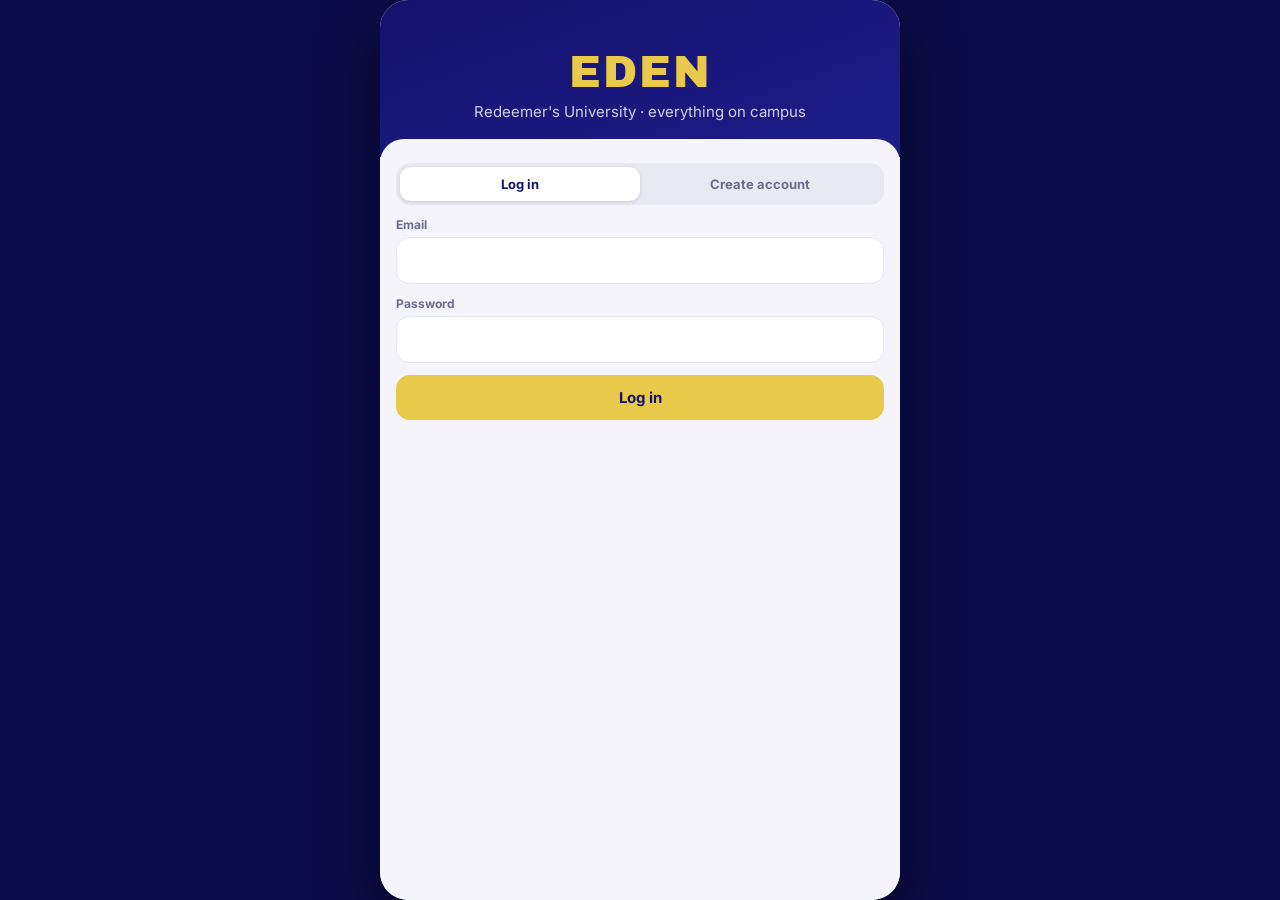
<file: app/index.html>
<!DOCTYPE html>
<html lang="en">
<head>
<meta charset="utf-8">
<meta name="viewport" content="width=device-width, initial-scale=1, viewport-fit=cover">
<title>EDEN</title>
<meta name="theme-color" content="#14126B">
<meta name="mobile-web-app-capable" content="yes">
<meta name="apple-mobile-web-app-capable" content="yes">
<meta name="apple-mobile-web-app-title" content="EDEN">
<meta name="apple-mobile-web-app-status-bar-style" content="black-translucent">
<link rel="manifest" href="manifest.webmanifest">
<link rel="icon" href="icon-192.png">
<link rel="apple-touch-icon" href="icon-192.png">
<link rel="preconnect" href="https://fonts.googleapis.com">
<link rel="preconnect" href="https://fonts.gstatic.com" crossorigin>
<link href="https://fonts.googleapis.com/css2?family=Archivo+Black&family=Inter:wght@400;500;600;700;800&display=swap" rel="stylesheet">
<link rel="stylesheet" href="app.css">
</head>
<body>
<div id="app"></div>
<div id="callRoot"></div>
<div class="toast" id="toast" role="status" aria-live="polite"></div>
<script src="config.js"></script>
<script src="vendor/supabase.js"></script>
<script src="api.js"></script>
<script src="calls.js"></script>
<script src="app.js"></script>
</body>
</html>
</file>
<file: app/app.css>
:root{--navy:#14126B;--navy2:#1f1d8a;--gold:#E8C94A;--bg:#f4f4fa;--card:#fff;--ink:#16163a;--mut:#6b6b8d;--line:#e6e6f0;--ok:#1a9d5c;--bad:#d64545;--r:18px}
*{box-sizing:border-box;-webkit-tap-highlight-color:transparent}
html,body{margin:0;height:100%;background:var(--bg);color:var(--ink);font-family:Inter,system-ui,sans-serif;font-size:15px}
body{overscroll-behavior:none}
button,input,select,textarea{font:inherit;color:inherit}
button{cursor:pointer;border:0;background:none}
h1,h2,h3{margin:0}
.h{font-family:'Archivo Black',Inter,sans-serif;letter-spacing:.2px}
#app{max-width:520px;margin:0 auto;height:100dvh;display:flex;flex-direction:column;background:var(--bg);position:relative;overflow:hidden}
@media(min-width:600px){body{background:#0d0c4a}#app{height:min(900px,100dvh);margin-top:max(0px,calc((100dvh - 900px)/2));border-radius:28px;box-shadow:0 20px 60px #0008}}
.top{background:var(--navy);color:#fff;padding:calc(env(safe-area-inset-top) + 14px) 18px 16px;display:flex;align-items:center;gap:10px;flex:none}
.top h1{font-family:'Archivo Black';font-size:20px;flex:1}
.top .back{color:#fff;width:34px;height:34px;border-radius:12px;background:#ffffff1f;display:grid;place-items:center}
.top .sub{font-size:12px;opacity:.75;font-weight:500;display:block;font-family:Inter}
.main{flex:1;overflow-y:auto;padding:16px 16px 24px;-webkit-overflow-scrolling:touch}
.tabs{flex:none;display:flex;background:#fff;border-top:1px solid var(--line);padding:6px 6px calc(env(safe-area-inset-bottom) + 6px)}
.tabs a{flex:1;display:flex;flex-direction:column;align-items:center;gap:3px;padding:6px 0;color:var(--mut);font-size:11px;font-weight:600;text-decoration:none;position:relative}
.tabs a svg{width:22px;height:22px}
.tabs a.on{color:var(--navy)}
.tabs a.on .ib{background:var(--navy);color:var(--gold);box-shadow:0 4px 10px #14126b55;transform:translateY(-4px)}
.ib{width:40px;height:30px;border-radius:12px;display:grid;place-items:center;transition:.15s}
.badge{position:absolute;top:2px;right:calc(50% - 24px);background:var(--bad);color:#fff;border-radius:10px;font-size:10px;padding:1px 5px;font-weight:700}
.card{background:var(--card);border-radius:var(--r);padding:14px;margin-bottom:12px;box-shadow:0 1px 3px #14126b14}
.row{display:flex;align-items:center;gap:10px}
.sp{flex:1}
.mut{color:var(--mut);font-size:13px}
.b{font-weight:700}
.btn{background:var(--navy);color:#fff;border-radius:14px;padding:13px 18px;font-weight:700;width:100%;display:flex;align-items:center;justify-content:center;gap:8px}
.btn.gold{background:var(--gold);color:var(--navy)}
.btn.ghost{background:#fff;color:var(--navy);border:1.5px solid var(--navy)}
.btn.bad{background:#fff;color:var(--bad);border:1.5px solid var(--bad)}
.btn.sm{width:auto;padding:8px 14px;border-radius:11px;font-size:13px}
.btn:disabled{opacity:.5}
.field{display:block;margin-bottom:12px}
.field span{display:block;font-size:12px;font-weight:700;color:var(--mut);margin-bottom:5px}
.field input,.field select,.field textarea{width:100%;padding:13px 14px;border:1.5px solid var(--line);border-radius:13px;background:#fff;outline:none}
.field input:focus,.field select:focus,.field textarea:focus{border-color:var(--navy)}
.hero{background:linear-gradient(160deg,var(--navy),var(--navy2));color:#fff;padding:calc(env(safe-area-inset-top) + 48px) 24px 36px;text-align:center;flex:none}
.hero .logo{font-family:'Archivo Black';font-size:44px;color:var(--gold);letter-spacing:2px}
.hero p{margin:6px 0 0;opacity:.8}
.pill{display:inline-block;padding:3px 10px;border-radius:20px;font-size:11px;font-weight:700;background:#eee;color:var(--mut)}
.pill.placed{background:#fff3cd;color:#8a6d00}.pill.accepted,.pill.preparing{background:#dfe4ff;color:var(--navy)}
.pill.ready,.pill.pickedup{background:#d9f3e5;color:#0d7a45}.pill.delivered{background:#d9f3e5;color:#0d7a45}
.pill.declined,.pill.cancelled{background:#fde0e0;color:var(--bad)}
.av{width:44px;height:44px;border-radius:14px;background:var(--navy);color:var(--gold);display:grid;place-items:center;font-family:'Archivo Black';font-size:15px;flex:none}
.item{display:flex;align-items:center;gap:10px;padding:10px 0;border-bottom:1px solid var(--line)}
.item:last-child{border:0}
.qty{display:flex;align-items:center;gap:10px}
.qty button{width:30px;height:30px;border-radius:10px;background:var(--navy);color:var(--gold);font-weight:800;font-size:17px}
.qty button.minus{background:#ececf6;color:var(--navy)}
.sold{opacity:.45}
.bal{background:linear-gradient(160deg,var(--navy),var(--navy2));color:#fff;border-radius:22px;padding:20px;margin-bottom:14px}
.bal .n{font-family:'Archivo Black';font-size:34px;color:var(--gold)}
.chips{display:flex;gap:8px;flex-wrap:wrap;margin:8px 0 12px}
.chip{padding:8px 14px;border-radius:20px;background:#fff;border:1.5px solid var(--line);font-weight:700;font-size:13px}
.chip.on{background:var(--navy);color:var(--gold);border-color:var(--navy)}
.err{background:#fde0e0;color:var(--bad);padding:10px 12px;border-radius:12px;font-size:13px;margin-bottom:12px;font-weight:600}
.empty{text-align:center;color:var(--mut);padding:36px 10px}
.steps{display:flex;gap:4px;margin:12px 0}
.steps i{flex:1;height:6px;border-radius:4px;background:var(--line)}
.steps i.d{background:var(--gold)}
.chat{display:flex;flex-direction:column;gap:6px;max-height:260px;overflow-y:auto;margin-bottom:10px}
.msg{max-width:80%;padding:8px 12px;border-radius:14px;background:#ececf6;font-size:14px;align-self:flex-start}
.msg.me{background:var(--navy);color:#fff;align-self:flex-end}
.msg small{display:block;font-size:10px;opacity:.65;font-weight:700}
.toast{position:fixed;left:50%;top:calc(env(safe-area-inset-top) + 12px);transform:translate(-50%,-120px);background:var(--navy);color:#fff;border-left:5px solid var(--gold);padding:11px 16px;border-radius:12px;font-weight:600;font-size:14px;max-width:90vw;z-index:99;transition:.25s;box-shadow:0 8px 24px #0005}
.toast.show{transform:translate(-50%,0)}
.call{position:fixed;inset:0;background:linear-gradient(170deg,#0d0c4a,var(--navy));color:#fff;z-index:90;display:flex;flex-direction:column;align-items:center;justify-content:center;gap:14px;text-align:center}
.call .av{width:96px;height:96px;font-size:32px;border-radius:30px}
.call .acts{display:flex;gap:22px;margin-top:30px}
.call .acts button{width:64px;height:64px;border-radius:50%;display:grid;place-items:center;color:#fff;background:#ffffff26}
.call .acts .red{background:var(--bad)}.call .acts .grn{background:var(--ok)}
.call .acts .act{background:#fff;color:var(--navy)}
.sheet-note{font-size:12px;color:var(--mut);text-align:center;margin-top:10px}
.cartbar{position:sticky;bottom:0;margin-top:10px}
.seg{display:flex;background:#e9e9f4;border-radius:14px;padding:4px;margin-bottom:12px}
.seg button{flex:1;padding:9px;border-radius:11px;font-weight:700;color:var(--mut);font-size:13px}
.seg button.on{background:#fff;color:var(--navy);box-shadow:0 1px 4px #0002}
</file>
